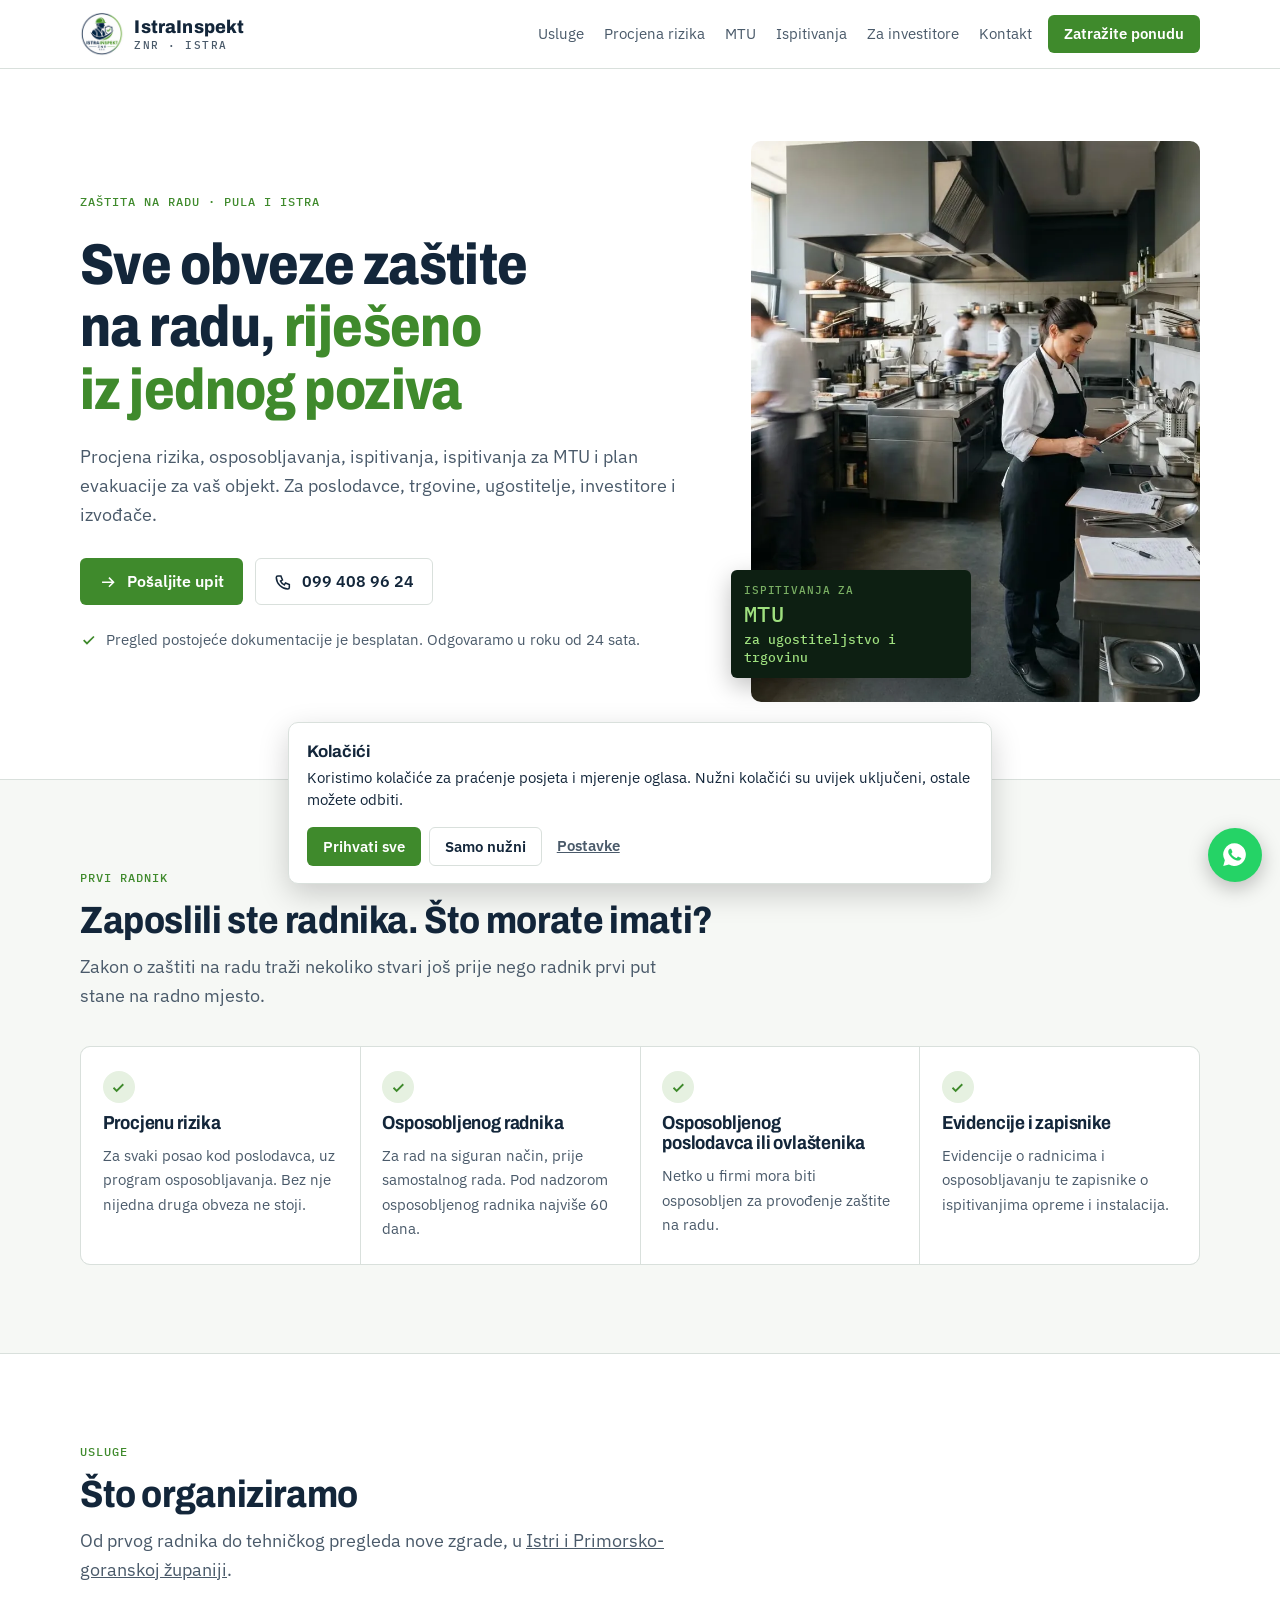
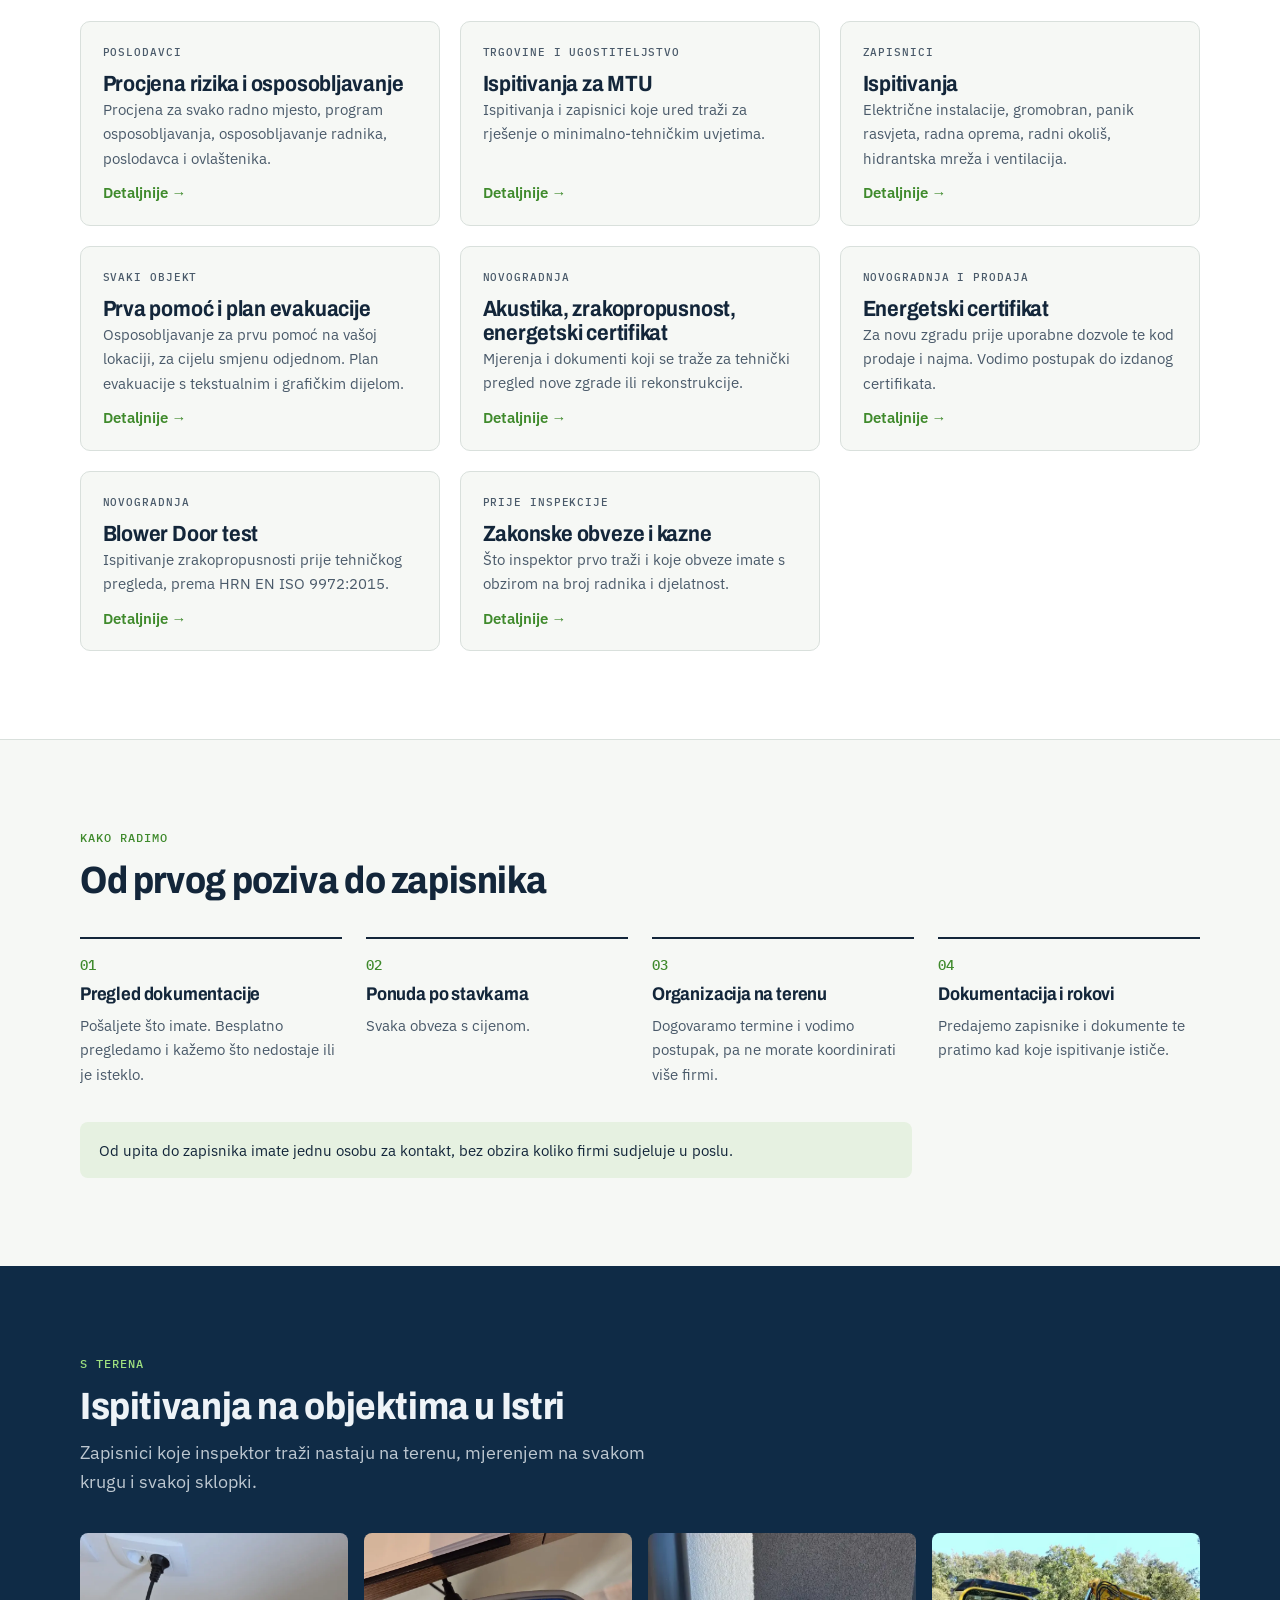
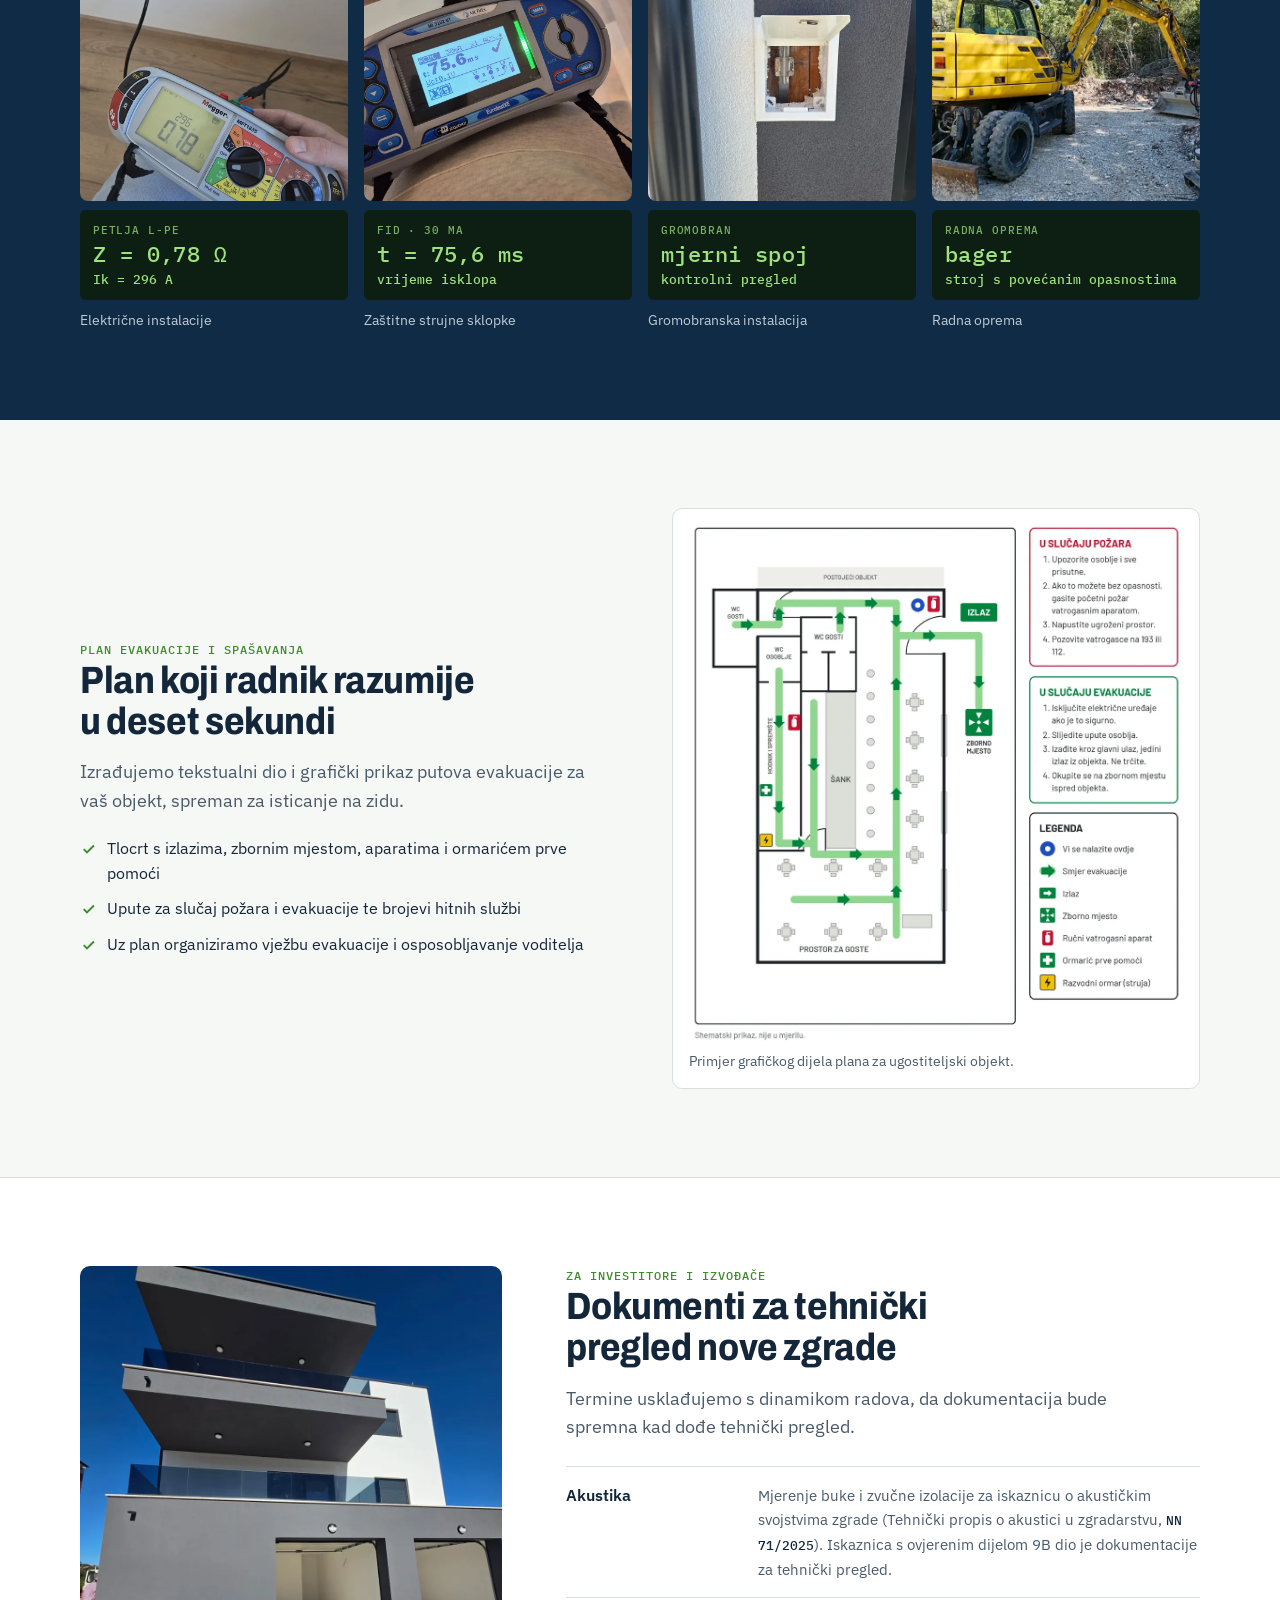
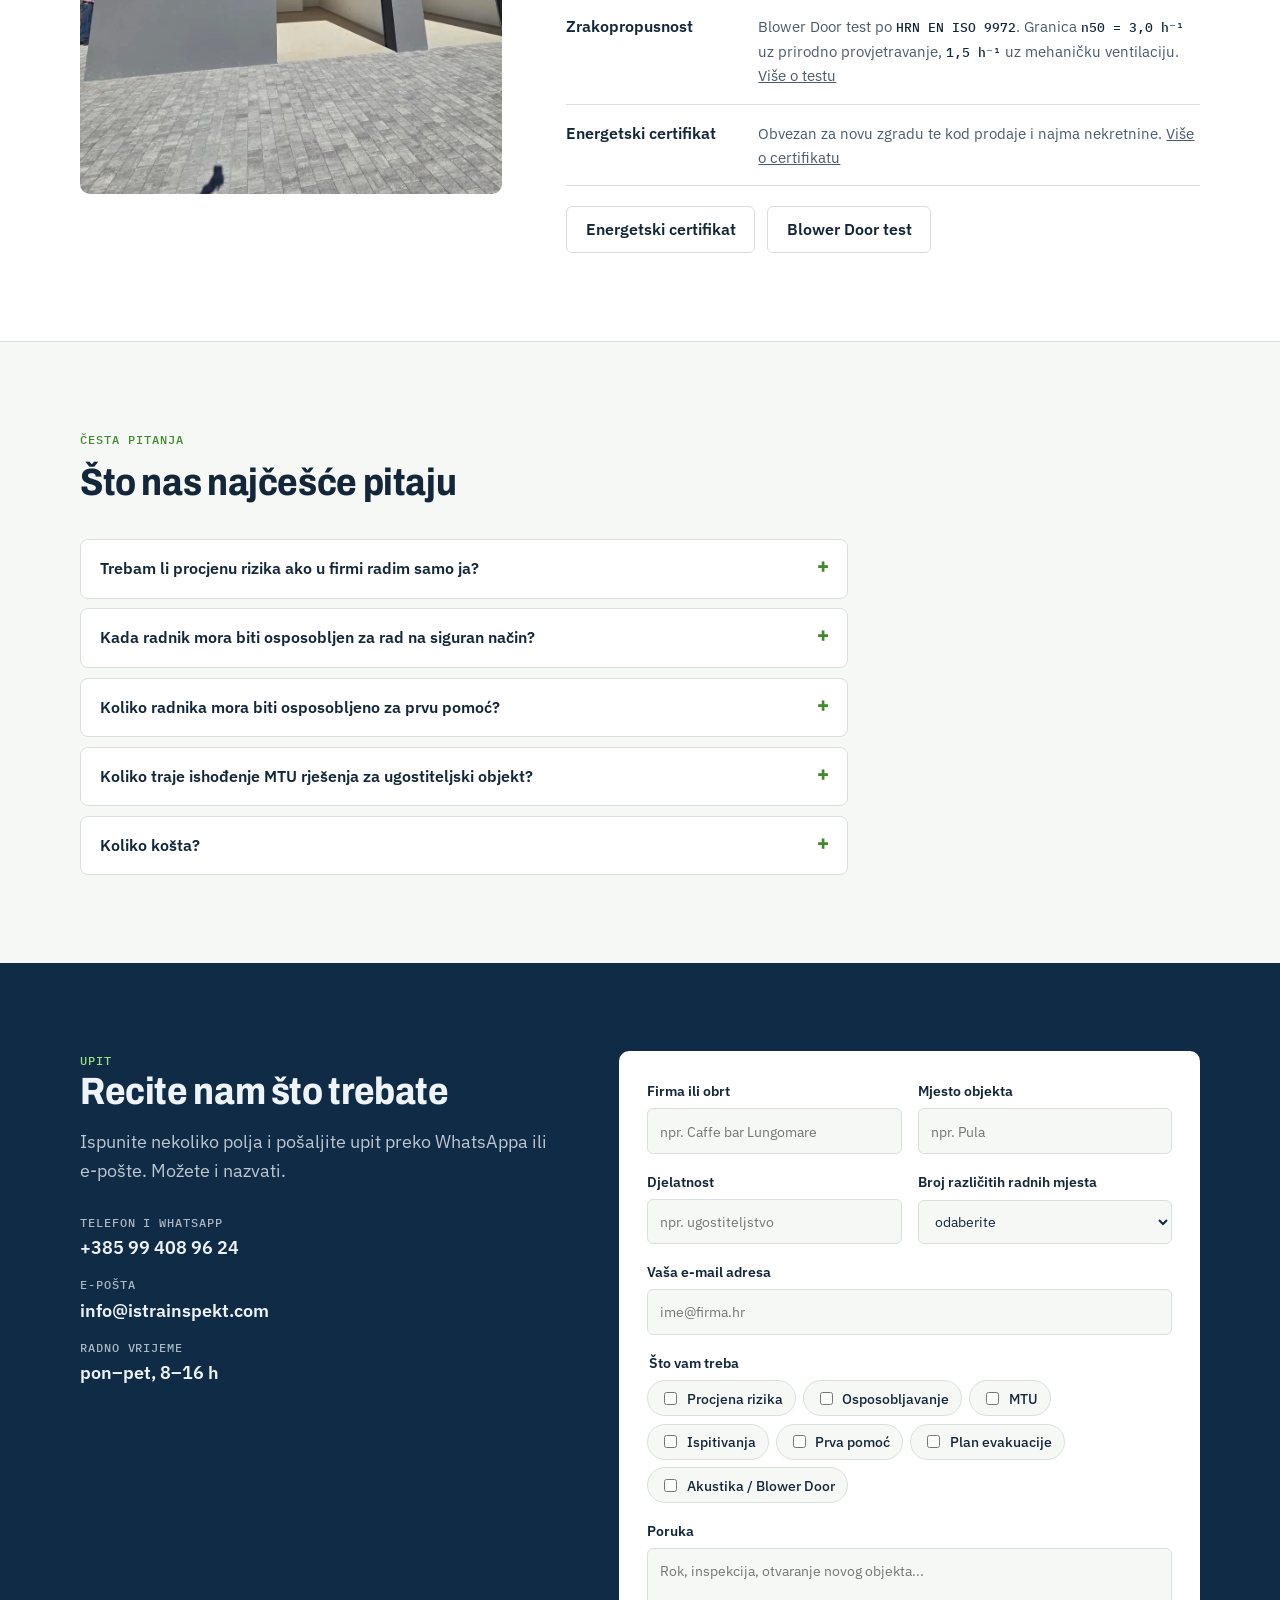
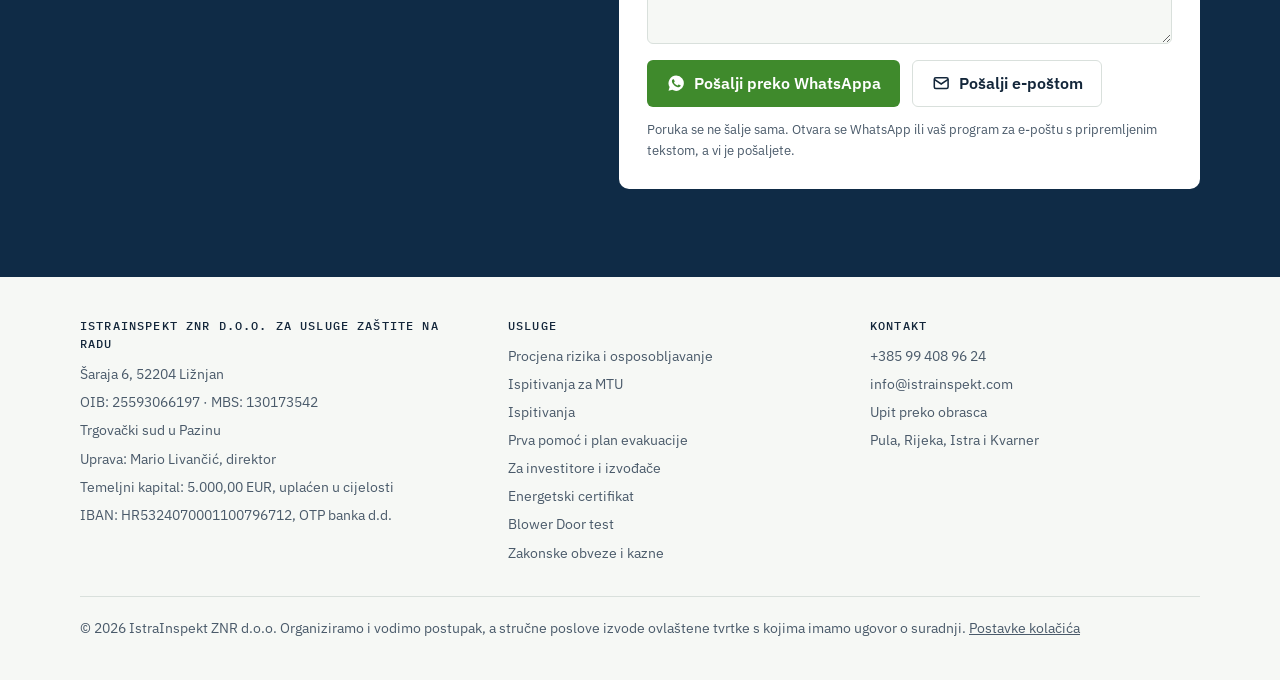
<file: index.html>
<!doctype html>
<html lang="hr">
<head>
<meta charset="utf-8">
<meta name="viewport" content="width=device-width, initial-scale=1, viewport-fit=cover">
<title>IstraInspekt ZNR</title>
<meta name="claude:viewport-fit-sides" content="cover">
<meta name="description" content="Zaštita na radu Pula i Istra: procjena rizika, osposobljavanje radnika, planovi evakuacije i ispitivanja, uključujući ispitivanja za MTU. Pregled postojeće dokumentacije besplatan.">
<link rel="canonical" href="https://istrainspekt.com/">
<meta name="theme-color" content="#0f2b46">
<meta property="og:type" content="website">
<meta property="og:locale" content="hr_HR">
<meta property="og:site_name" content="IstraInspekt ZNR">
<meta property="og:title" content="Zaštita na radu Pula i Istra | IstraInspekt ZNR">
<meta property="og:description" content="Zaštita na radu Pula i Istra: procjena rizika, osposobljavanje radnika, planovi evakuacije i ispitivanja, uključujući ispitivanja za MTU. Pregled postojeće dokumentacije besplatan.">
<meta property="og:url" content="https://istrainspekt.com/">
<meta property="og:image" content="https://istrainspekt.com/assets/img/og-istrainspekt.jpg">
<link rel="icon" href="/favicon.ico" sizes="32x32">
<link rel="icon" href="/favicon.png" type="image/png">
<link rel="apple-touch-icon" href="/assets/img/apple-touch-icon.png">
<link rel="preload" as="font" type="font/woff2" href="/assets/fonts/archivo-latin-wdth-normal.woff2" crossorigin>
<link rel="preload" as="font" type="font/woff2" href="/assets/fonts/ibm-plex-sans-latin-400-normal.woff2" crossorigin>
<link rel="preload" as="image" href="/assets/img/ugostiteljski-objekt-kuhinja.webp" fetchpriority="high">
<link rel="stylesheet" href="/assets/css/site.css">
<script>window.dataLayer=window.dataLayer||[];function gtag(){dataLayer.push(arguments);}
(function(){var c=null;try{c=JSON.parse(localStorage.getItem('ii_consent'));if(c&&Date.now()-c.t>31536000000)c=null}catch(e){}
gtag('consent','default',{ad_storage:'denied',ad_user_data:'denied',ad_personalization:'denied',analytics_storage:'denied',functionality_storage:'granted',security_storage:'granted',wait_for_update:500});
gtag('set','ads_data_redaction',true);gtag('set','url_passthrough',true);
if(c){var m=c.m?'granted':'denied';gtag('consent','update',{analytics_storage:c.a?'granted':'denied',ad_storage:m,ad_user_data:m,ad_personalization:m})}})();</script>
<!-- Google Tag Manager -->
<script>(function(w,d,s,l,i){w[l]=w[l]||[];w[l].push({'gtm.start':new Date().getTime(),event:'gtm.js'});var f=d.getElementsByTagName(s)[0],j=d.createElement(s),dl=l!='dataLayer'?'&l='+l:'';j.async=true;j.src='https://www.googletagmanager.com/gtm.js?id='+i+dl;var go=function(){f.parentNode.insertBefore(j,f)};if(d.readyState==='complete')setTimeout(go,1500);else w.addEventListener('load',function(){setTimeout(go,1500)});})(window,document,'script','dataLayer','GTM-WBGSD3ZP');</script>
<!-- Google Analytics 4 i Google Ads konverzije -->
<script>(function(){function go(){var s=document.createElement("script");s.async=true;s.src="https://www.googletagmanager.com/gtag/js?id=G-SNYNY1EYH9";document.head.appendChild(s)}if(document.readyState==="complete")setTimeout(go,1500);else addEventListener("load",function(){setTimeout(go,1500)})})();</script>
<script>window.dataLayer=window.dataLayer||[];function gtag(){dataLayer.push(arguments);}gtag('js',new Date());gtag('config','G-SNYNY1EYH9');gtag('config','AW-10872333170');
document.addEventListener('click',function(e){var a=e.target.closest&&e.target.closest('a[href]');if(!a)return;var h=a.getAttribute('href');var l=/wa\.me|whatsapp/.test(h)?'u5bECLWLtaQdEPLGqsAo':/^tel:/.test(h)?'rfC3CLiLtaQdEPLGqsAo':null;if(l)gtag('event','conversion',{send_to:'AW-10872333170/'+l});},true);</script>
<script type="application/ld+json">
{
 "@context": "https://schema.org",
 "@graph": [
  {
   "@type": "ProfessionalService",
   "@id": "https://istrainspekt.com/#firma",
   "name": "IstraInspekt ZNR d.o.o.",
   "url": "https://istrainspekt.com/",
   "logo": "https://istrainspekt.com/assets/img/logo-512.png",
   "image": "https://istrainspekt.com/assets/img/og-istrainspekt.jpg",
   "description": "Organizacija i vođenje poslova zaštite na radu i zaštite od požara, ispitivanja za minimalno-tehničke uvjete i ispitivanja u zgradarstvu za poslodavce, investitore i izvođače u Istri.",
   "telephone": "+385994089624",
   "email": "info@istrainspekt.com",
   "vatID": "HR25593066197",
   "founder": {
    "@type": "Person",
    "name": "Mario Livančić",
    "jobTitle": "Direktor"
   },
   "address": {
    "@type": "PostalAddress",
    "streetAddress": "Šaraja 6",
    "postalCode": "52204",
    "addressLocality": "Ližnjan",
    "addressCountry": "HR"
   },
   "areaServed": [
    {
     "@type": "AdministrativeArea",
     "name": "Istarska županija"
    },
    {
     "@type": "AdministrativeArea",
     "name": "Primorsko-goranska županija"
    },
    {
     "@type": "City",
     "name": "Pula"
    },
    {
     "@type": "City",
     "name": "Rovinj"
    },
    {
     "@type": "City",
     "name": "Poreč"
    },
    {
     "@type": "City",
     "name": "Labin"
    },
    {
     "@type": "City",
     "name": "Pazin"
    },
    {
     "@type": "City",
     "name": "Rijeka"
    }
   ],
   "openingHoursSpecification": {
    "@type": "OpeningHoursSpecification",
    "dayOfWeek": [
     "Monday",
     "Tuesday",
     "Wednesday",
     "Thursday",
     "Friday"
    ],
    "opens": "08:00",
    "closes": "16:00"
   },
   "hasOfferCatalog": {
    "@type": "OfferCatalog",
    "name": "Usluge",
    "itemListElement": [
     {
      "@type": "Offer",
      "itemOffered": {
       "@type": "Service",
       "name": "Procjena rizika i osposobljavanje radnika",
       "url": "https://istrainspekt.com/procjena-rizika-osposobljavanje/"
      }
     },
     {
      "@type": "Offer",
      "itemOffered": {
       "@type": "Service",
       "name": "Ispitivanja za minimalno-tehničke uvjete (MTU)",
       "url": "https://istrainspekt.com/mtu/"
      }
     },
     {
      "@type": "Offer",
      "itemOffered": {
       "@type": "Service",
       "name": "Ispitivanja instalacija, radne opreme i radnog okoliša",
       "url": "https://istrainspekt.com/ispitivanja/"
      }
     },
     {
      "@type": "Offer",
      "itemOffered": {
       "@type": "Service",
       "name": "Prva pomoć i plan evakuacije",
       "url": "https://istrainspekt.com/prva-pomoc-evakuacija/"
      }
     },
     {
      "@type": "Offer",
      "itemOffered": {
       "@type": "Service",
       "name": "Akustika, zrakopropusnost i energetski certifikat za investitore",
       "url": "https://istrainspekt.com/investitori-izvodaci/"
      }
     }
    ]
   }
  },
  {
   "@type": "FAQPage",
   "mainEntity": [
    {
     "@type": "Question",
     "name": "Trebam li procjenu rizika ako u firmi radim samo ja?",
     "acceptedAnswer": {
      "@type": "Answer",
      "text": "Ne, dok radite sami i nemate zaposlenih. Obveza nastaje kad zaposlite prvog radnika, bez obzira na djelatnost i broj radnika. Tada je procjena rizika prvi dokument koji inspektor traži."
     }
    },
    {
     "@type": "Question",
     "name": "Kada radnik mora biti osposobljen za rad na siguran način?",
     "acceptedAnswer": {
      "@type": "Answer",
      "text": "Prije nego počne samostalno raditi. Novi radnik smije raditi najviše 60 dana pod nadzorom osposobljenog radnika. Kad prelazi na posao za koji nije osposobljen, osposobljava se ponovno."
     }
    },
    {
     "@type": "Question",
     "name": "Koliko radnika mora biti osposobljeno za prvu pomoć?",
     "acceptedAnswer": {
      "@type": "Answer",
      "text": "Na svaka 2 do 50 radnika koji istodobno rade mora biti nazočan najmanje jedan osposobljeni radnik, a na svakih sljedećih 50 još jedan. Računa se po smjeni i po lokaciji, ne po firmi. Uz to je obvezan ormarić s propisanim sanitetskim materijalom."
     }
    },
    {
     "@type": "Question",
     "name": "Koliko traje ishođenje MTU rješenja za ugostiteljski objekt?",
     "acceptedAnswer": {
      "@type": "Answer",
      "text": "Rok za rješenje je do 60 dana od uredno podnesenog zahtjeva kad se provodi očevid. Što se točno traži razlikuje se od ureda do ureda i ovisi o prostoru. Zahtjev predaje vlasnik objekta. Mi radimo ispitivanja koja ured traži i predajemo zapisnike, a ako ured zatraži dodatno ispitivanje, i njega."
     }
    },
    {
     "@type": "Question",
     "name": "Koliko košta?",
     "acceptedAnswer": {
      "@type": "Answer",
      "text": "Ovisi o broju radnika, djelatnosti i objektu. Nakon kratkog razgovora šaljemo ponudu s cijenom po svakoj stavci. Pregled postojeće dokumentacije je besplatan."
     }
    }
   ]
  }
 ]
}
</script>
</head>
<body>
<noscript><iframe src="https://www.googletagmanager.com/ns.html?id=GTM-WBGSD3ZP" height="0" width="0" style="display:none;visibility:hidden"></iframe></noscript>
<header class="top">
  <div class="wrap">
    <a class="brand" href="/" aria-label="IstraInspekt ZNR, početna">
      <img src="/assets/img/logo-96.png" width="44" height="44" alt="">
      <span>IstraInspekt<small>ZNR · ISTRA</small></span>
    </a>
    <nav class="nav" id="nav" aria-label="Glavni izbornik">
      <a href="/usluge/">Usluge</a>
      <a href="/procjena-rizika-osposobljavanje/">Procjena rizika</a>
      <a href="/mtu/">MTU</a>
      <a href="/ispitivanja/">Ispitivanja</a>
      <a href="/investitori-izvodaci/">Za investitore</a>
      <a href="/kontakt/">Kontakt</a>
    </nav>
    <button class="menu-btn" id="menuBtn" aria-expanded="false" aria-controls="nav">Izbornik</button>
    <a class="btn btn-primary btn-wa-top" href="#upit">Zatražite ponudu</a>
  </div>
</header>
<main>
<section class="hero">
  <div class="wrap">
    <div class="hero-copy">
      <p class="eyebrow">Zaštita na radu · Pula i Istra</p>
      <h1>Sve obveze zaštite na radu, <em>riješeno iz jednog poziva</em></h1>
      <p class="lead">Procjena rizika, osposobljavanja, ispitivanja, ispitivanja za MTU i plan evakuacije za vaš objekt. Za poslodavce, trgovine, ugostitelje, investitore i izvođače.</p>
      <div class="hero-cta">
        <a class="btn btn-primary" href="#upit" data-track="cta-hero">
          <svg viewBox="0 0 24 24" fill="none" stroke="currentColor" stroke-width="2"><path d="M4 12h14M13 6l6 6-6 6"/></svg>
          Pošaljite upit
        </a>
        <a class="btn btn-ghost" href="tel:+385994089624" data-track="tel">
          <svg viewBox="0 0 24 24" fill="none" stroke="currentColor" stroke-width="2"><path d="M5 4h4l2 5-2.5 1.5a11 11 0 0 0 5 5L15 13l5 2v4a2 2 0 0 1-2 2A16 16 0 0 1 3 6a2 2 0 0 1 2-2"/></svg>
          099 408 96 24
        </a>
      </div>
      <p class="hero-note">
        <svg viewBox="0 0 24 24" fill="none" stroke="currentColor" stroke-width="2.4"><path d="M5 12.5l4.5 4.5L19 7.5"/></svg>
        Pregled postojeće dokumentacije je besplatan. Odgovaramo u roku od 24 sata.
      </p>
    </div>
    <figure class="hero-fig">
      <img src="assets/img/ugostiteljski-objekt-kuhinja.webp" width="803" height="1004" alt="Kuhinja ugostiteljskog objekta s osobljem na radu" fetchpriority="high">
      <div class="readout">
        <span class="lbl">Ispitivanja za</span>
        <b>MTU</b>
        <span>za ugostiteljstvo i trgovinu</span>
      </div>
    </figure>
  </div>
</section>

<section id="obveze">
  <div class="wrap">
    <div class="sec-head">
      <p class="eyebrow">Prvi radnik</p>
      <h2>Zaposlili ste radnika. Što morate imati?</h2>
      <p class="lead">Zakon o zaštiti na radu traži nekoliko stvari još prije nego radnik prvi put stane na radno mjesto.</p>
    </div>
    <div class="duties">
      <article class="duty">
        <span class="tick"><svg viewBox="0 0 24 24" fill="none" stroke="currentColor" stroke-width="2.6"><path d="M5 12.5l4.5 4.5L19 7.5"/></svg></span>
        <h3>Procjenu rizika</h3>
        <p>Za svaki posao kod poslodavca, uz program osposobljavanja. Bez nje nijedna druga obveza ne stoji.</p>
      </article>
      <article class="duty">
        <span class="tick"><svg viewBox="0 0 24 24" fill="none" stroke="currentColor" stroke-width="2.6"><path d="M5 12.5l4.5 4.5L19 7.5"/></svg></span>
        <h3>Osposobljenog radnika</h3>
        <p>Za rad na siguran način, prije samostalnog rada. Pod nadzorom osposobljenog radnika najviše 60 dana.</p>
      </article>
      <article class="duty">
        <span class="tick"><svg viewBox="0 0 24 24" fill="none" stroke="currentColor" stroke-width="2.6"><path d="M5 12.5l4.5 4.5L19 7.5"/></svg></span>
        <h3>Osposobljenog poslodavca ili ovlaštenika</h3>
        <p>Netko u firmi mora biti osposobljen za provođenje zaštite na radu.</p>
      </article>
      <article class="duty">
        <span class="tick"><svg viewBox="0 0 24 24" fill="none" stroke="currentColor" stroke-width="2.6"><path d="M5 12.5l4.5 4.5L19 7.5"/></svg></span>
        <h3>Evidencije i zapisnike</h3>
        <p>Evidencije o radnicima i osposobljavanju te zapisnike o ispitivanjima opreme i instalacija.</p>
      </article>
    </div>
  </div>
</section>

<section class="services" id="usluge">
  <div class="wrap">
    <div class="sec-head">
      <p class="eyebrow">Usluge</p>
      <h2>Što organiziramo</h2>
      <p class="lead">Od prvog radnika do tehničkog pregleda nove zgrade, u <a href="/podrucje-rada/">Istri i Primorsko-goranskoj županiji</a>.</p>
    </div>
    <div class="svc-list">
      <a class="svc" href="/procjena-rizika-osposobljavanje/">
        <span class="tag">Poslodavci</span>
        <div><h3>Procjena rizika i osposobljavanje</h3><p>Procjena za svako radno mjesto, program osposobljavanja, osposobljavanje radnika, poslodavca i ovlaštenika.</p></div>
        <span class="more">Detaljnije →</span>
      </a>
      <a class="svc" href="/mtu/">
        <span class="tag">Trgovine i ugostiteljstvo</span>
        <div><h3>Ispitivanja za MTU</h3><p>Ispitivanja i zapisnici koje ured traži za rješenje o minimalno-tehničkim uvjetima.</p></div>
        <span class="more">Detaljnije →</span>
      </a>
      <a class="svc" href="/ispitivanja/">
        <span class="tag">Zapisnici</span>
        <div><h3>Ispitivanja</h3><p>Električne instalacije, gromobran, panik rasvjeta, radna oprema, radni okoliš, hidrantska mreža i ventilacija.</p></div>
        <span class="more">Detaljnije →</span>
      </a>
      <a class="svc" href="/prva-pomoc-evakuacija/">
        <span class="tag">Svaki objekt</span>
        <div><h3>Prva pomoć i plan evakuacije</h3><p>Osposobljavanje za prvu pomoć na vašoj lokaciji, za cijelu smjenu odjednom. Plan evakuacije s tekstualnim i grafičkim dijelom.</p></div>
        <span class="more">Detaljnije →</span>
      </a>
      <a class="svc" href="/investitori-izvodaci/">
        <span class="tag">Novogradnja</span>
        <div><h3>Akustika, zrakopropusnost, energetski certifikat</h3><p>Mjerenja i dokumenti koji se traže za tehnički pregled nove zgrade ili rekonstrukcije.</p></div>
        <span class="more">Detaljnije →</span>
      </a>
      <a class="svc" href="/energetski-certifikat/">
        <span class="tag">Novogradnja i prodaja</span>
        <div><h3>Energetski certifikat</h3><p>Za novu zgradu prije uporabne dozvole te kod prodaje i najma. Vodimo postupak do izdanog certifikata.</p></div>
        <span class="more">Detaljnije →</span>
      </a>
      <a class="svc" href="/blower-door-test/">
        <span class="tag">Novogradnja</span>
        <div><h3>Blower Door test</h3><p>Ispitivanje zrakopropusnosti prije tehničkog pregleda, prema HRN EN ISO 9972:2015.</p></div>
        <span class="more">Detaljnije →</span>
      </a>
      <a class="svc" href="/obveze-i-kazne/">
        <span class="tag">Prije inspekcije</span>
        <div><h3>Zakonske obveze i kazne</h3><p>Što inspektor prvo traži i koje obveze imate s obzirom na broj radnika i djelatnost.</p></div>
        <span class="more">Detaljnije →</span>
      </a>
    </div>
  </div>
</section>

<section id="postupak">
  <div class="wrap">
    <div class="sec-head">
      <p class="eyebrow">Kako radimo</p>
      <h2>Od prvog poziva do zapisnika</h2>
    </div>
    <ol class="steps">
      <li><h3>Pregled dokumentacije</h3><p>Pošaljete što imate. Besplatno pregledamo i kažemo što nedostaje ili je isteklo.</p></li>
      <li><h3>Ponuda po stavkama</h3><p>Svaka obveza s cijenom.</p></li>
      <li><h3>Organizacija na terenu</h3><p>Dogovaramo termine i vodimo postupak, pa ne morate koordinirati više firmi.</p></li>
      <li><h3>Dokumentacija i rokovi</h3><p>Predajemo zapisnike i dokumente te pratimo kad koje ispitivanje ističe.</p></li>
    </ol>
    <p class="legal-strip">Od upita do zapisnika imate jednu osobu za kontakt, bez obzira koliko firmi sudjeluje u poslu.</p>
  </div>
</section>

<section class="field" id="teren">
  <div class="wrap">
    <div class="sec-head">
      <p class="eyebrow">S terena</p>
      <h2>Ispitivanja na objektima u Istri</h2>
      <p class="lead">Zapisnici koje inspektor traži nastaju na terenu, mjerenjem na svakom krugu i svakoj sklopki.</p>
    </div>
    <div class="shots">
      <figure class="shot">
        <img src="assets/img/ispitivanje-elektricne-instalacije.webp" width="900" height="900" loading="lazy" alt="Mjerni instrument spojen na utičnicu tijekom ispitivanja električne instalacije">
        <div class="readout"><span class="lbl">Petlja L-PE</span><b>Z = 0,78 Ω</b><span>Ik = 296 A</span></div>
        <figcaption>Električne instalacije</figcaption>
      </figure>
      <figure class="shot">
        <img src="assets/img/ispitivanje-fid-sklopke.webp" width="900" height="900" loading="lazy" alt="Ispitivanje zaštitne strujne sklopke mjernim instrumentom">
        <div class="readout"><span class="lbl">FID · 30 mA</span><b>t = 75,6 ms</b><span>vrijeme isklopa</span></div>
        <figcaption>Zaštitne strujne sklopke</figcaption>
      </figure>
      <figure class="shot">
        <img src="assets/img/gromobranski-mjerni-spoj.webp" width="900" height="900" loading="lazy" alt="Otvoreni gromobranski mjerni spoj na fasadi zgrade">
        <div class="readout"><span class="lbl">Gromobran</span><b>mjerni spoj</b><span>kontrolni pregled</span></div>
        <figcaption>Gromobranska instalacija</figcaption>
      </figure>
      <figure class="shot">
        <img src="assets/img/radna-oprema-bager.webp" width="1200" height="900" loading="lazy" alt="Bager na gradilištu prije ispitivanja radne opreme">
        <div class="readout"><span class="lbl">Radna oprema</span><b>bager</b><span>stroj s povećanim opasnostima</span></div>
        <figcaption>Radna oprema</figcaption>
      </figure>
    </div>
  </div>
</section>

<section id="plan-evakuacije">
  <div class="wrap split">
    <div>
      <p class="eyebrow">Plan evakuacije i spašavanja</p>
      <h2>Plan koji radnik razumije u deset sekundi</h2>
      <p class="lead" style="margin-top:1rem">Izrađujemo tekstualni dio i grafički prikaz putova evakuacije za vaš objekt, spreman za isticanje na zidu.</p>
      <ul class="checks">
        <li><svg viewBox="0 0 24 24" fill="none" stroke="currentColor" stroke-width="2.6"><path d="M5 12.5l4.5 4.5L19 7.5"/></svg>Tlocrt s izlazima, zbornim mjestom, aparatima i ormarićem prve pomoći</li>
        <li><svg viewBox="0 0 24 24" fill="none" stroke="currentColor" stroke-width="2.6"><path d="M5 12.5l4.5 4.5L19 7.5"/></svg>Upute za slučaj požara i evakuacije te brojevi hitnih službi</li>
        <li><svg viewBox="0 0 24 24" fill="none" stroke="currentColor" stroke-width="2.6"><path d="M5 12.5l4.5 4.5L19 7.5"/></svg>Uz plan organiziramo vježbu evakuacije i osposobljavanje voditelja</li>
      </ul>
    </div>
    <figure class="plan-fig">
      <img src="assets/img/plan-evakuacije-primjer.webp" width="1052" height="1100" loading="lazy" alt="Primjer grafičkog dijela plana evakuacije za ugostiteljski objekt">
      <figcaption>Primjer grafičkog dijela plana za ugostiteljski objekt.</figcaption>
    </figure>
  </div>
</section>

<section class="inv" id="investitori">
  <div class="wrap inv-grid">
    <img src="assets/img/novogradnja-garaze.webp" width="960" height="1200" loading="lazy" decoding="async" alt="Nova višestambena zgrada s garažama pred tehničkim pregledom">
    <div>
      <p class="eyebrow">Za investitore i izvođače</p>
      <h2>Dokumenti za tehnički pregled nove zgrade</h2>
      <p class="lead" style="margin-top:1rem">Termine usklađujemo s dinamikom radova, da dokumentacija bude spremna kad dođe tehnički pregled.</p>
      <dl class="spec">
        <div><dt>Akustika</dt><dd>Mjerenje buke i zvučne izolacije za iskaznicu o akustičkim svojstvima zgrade (Tehnički propis o akustici u zgradarstvu, <code>NN 71/2025</code>). Iskaznica s ovjerenim dijelom 9B dio je dokumentacije za tehnički pregled.</dd></div>
        <div><dt>Zrakopropusnost</dt><dd>Blower Door test po <code>HRN EN ISO 9972</code>. Granica <code>n50 = 3,0 h⁻¹</code> uz prirodno provjetravanje, <code>1,5 h⁻¹</code> uz mehaničku ventilaciju. <a href="/blower-door-test/">Više o testu</a></dd></div>
        <div><dt>Energetski certifikat</dt><dd>Obvezan za novu zgradu te kod prodaje i najma nekretnine. <a href="/energetski-certifikat/">Više o certifikatu</a></dd></div>
      </dl>
      <div class="hero-cta" style="margin-top:1.25rem">
        <a class="btn btn-ghost" href="/energetski-certifikat/">Energetski certifikat</a>
        <a class="btn btn-ghost" href="/blower-door-test/">Blower Door test</a>
      </div>
    </div>
  </div>
</section>

<section id="pitanja">
  <div class="wrap">
    <div class="sec-head">
      <p class="eyebrow">Česta pitanja</p>
      <h2>Što nas najčešće pitaju</h2>
    </div>
    <div class="faq">
      <details><summary>Trebam li procjenu rizika ako u firmi radim samo ja?</summary><p>Ne, dok radite sami i nemate zaposlenih. Obveza nastaje kad zaposlite prvog radnika, bez obzira na djelatnost i broj radnika. Tada je procjena rizika prvi dokument koji inspektor traži.</p></details>
      <details><summary>Kada radnik mora biti osposobljen za rad na siguran način?</summary><p>Prije nego počne samostalno raditi. Novi radnik smije raditi najviše 60 dana pod nadzorom osposobljenog radnika. Kad prelazi na posao za koji nije osposobljen, osposobljava se ponovno.</p></details>
      <details><summary>Koliko radnika mora biti osposobljeno za prvu pomoć?</summary><p>Na svaka 2 do 50 radnika koji istodobno rade mora biti nazočan najmanje jedan osposobljeni radnik, a na svakih sljedećih 50 još jedan. Računa se po smjeni i po lokaciji, ne po firmi. Uz to je obvezan ormarić s propisanim sanitetskim materijalom.</p></details>
      <details><summary>Koliko traje ishođenje MTU rješenja za ugostiteljski objekt?</summary><p>Rok za rješenje je do 60 dana od uredno podnesenog zahtjeva kad se provodi očevid. Što se točno traži razlikuje se od ureda do ureda i ovisi o prostoru. Zahtjev predaje vlasnik objekta. Mi radimo ispitivanja koja ured traži i predajemo zapisnike, a ako ured zatraži dodatno ispitivanje, i njega.</p></details>
      <details><summary>Koliko košta?</summary><p>Ovisi o broju radnika, djelatnosti i objektu. Nakon kratkog razgovora šaljemo ponudu s cijenom po svakoj stavci. Pregled postojeće dokumentacije je besplatan.</p></details>
    </div>
  </div>
</section>

<section class="ask" id="upit">
  <div class="wrap ask-grid">
    <div>
      <p class="eyebrow">Upit</p>
      <h2>Recite nam što trebate</h2>
      <p class="lead" style="margin-top:1rem">Ispunite nekoliko polja i pošaljite upit preko WhatsAppa ili e-pošte. Možete i nazvati.</p>
      <div class="contact-lines">
        <div><span>Telefon i WhatsApp</span><a href="tel:+385994089624" data-track="tel">+385 99 408 96 24</a></div>
        <div><span>E-pošta</span><a href="mailto:info@istrainspekt.com" data-track="mail">info@istrainspekt.com</a></div>
        <div><span>Radno vrijeme</span><strong>pon–pet, 8–16 h</strong></div>
      </div>
    </div>
    <form class="wa" id="waForm" novalidate>
      <div class="row2">
        <label for="f-firma">Firma ili obrt<input id="f-firma" name="firma" autocomplete="organization" placeholder="npr. Caffe bar Lungomare"></label>
        <label for="f-mjesto">Mjesto objekta<input id="f-mjesto" name="mjesto" autocomplete="address-level2" placeholder="npr. Pula"></label>
      </div>
      <div class="row2">
        <label for="f-djel">Djelatnost<input id="f-djel" name="djelatnost" placeholder="npr. ugostiteljstvo"></label>
        <label for="f-radnici">Broj različitih radnih mjesta
          <select id="f-radnici" name="radnici">
            <option value="">odaberite</option><option>1</option><option>2–3</option><option>4–6</option><option>7–10</option><option>više od 10</option><option>gradilište / novogradnja</option>
          </select>
        </label>
      </div>
      <label for="f-email">Vaša e-mail adresa<input id="f-email" name="email" type="email" autocomplete="email" placeholder="ime@firma.hr"></label>
      <fieldset>
        <legend>Što vam treba</legend>
        <div class="chips">
          <label><input type="checkbox" id="c-pr" value="procjena rizika">Procjena rizika</label>
          <label><input type="checkbox" id="c-os" value="osposobljavanje">Osposobljavanje</label>
          <label><input type="checkbox" id="c-mtu" value="MTU">MTU</label>
          <label><input type="checkbox" id="c-isp" value="ispitivanja">Ispitivanja</label>
          <label><input type="checkbox" id="c-pp" value="prva pomoć">Prva pomoć</label>
          <label><input type="checkbox" id="c-plan" value="plan evakuacije">Plan evakuacije</label>
          <label><input type="checkbox" id="c-ak" value="akustika / Blower Door">Akustika / Blower Door</label>
        </div>
      </fieldset>
      <label for="f-poruka">Poruka<textarea id="f-poruka" name="poruka" placeholder="Rok, inspekcija, otvaranje novog objekta..."></textarea></label>
      <div class="form-foot">
        <a class="btn btn-primary" id="waLink" href="https://wa.me/385994089624" target="_blank" rel="noopener" data-track="whatsapp-form"><svg viewBox="0 0 24 24" fill="currentColor"><path d="M12 2a10 10 0 0 0-8.6 15.1L2 22l5-1.3A10 10 0 1 0 12 2Zm5.3 14.1c-.2.6-1.3 1.2-1.8 1.2-.5.1-1 .2-3.3-.7-2.8-1.1-4.6-4-4.7-4.2-.1-.2-1.1-1.5-1.1-2.9s.7-2 1-2.3c.2-.3.5-.3.7-.3h.5c.2 0 .4 0 .6.5l.8 2c.1.2.1.4 0 .5l-.3.5-.4.4c-.1.2-.3.3-.1.6.2.3.8 1.3 1.7 2.1 1.2 1 2.1 1.3 2.4 1.5.3.1.5.1.6-.1l.9-1c.2-.3.4-.2.6-.1l1.9.9c.3.1.5.2.5.3.1.2.1.6-.1 1.1Z"/></svg> Pošalji preko WhatsAppa</a>
        <a class="btn btn-ghost" id="mailLink" href="mailto:info@istrainspekt.com" data-track="mail-form"><svg viewBox="0 0 24 24" fill="none" stroke="currentColor" stroke-width="2"><rect x="3" y="5" width="18" height="14" rx="2"/><path d="m3 7 9 6 9-6"/></svg> Pošalji e-poštom</a>
        <small>Poruka se ne šalje sama. Otvara se WhatsApp ili vaš program za e-poštu s pripremljenim tekstom, a vi je pošaljete.</small>
      </div>
    </form>
  </div>
</section>
</main>
<footer>
  <div class="wrap">
    <div class="foot">
      <div>
        <h4>IstraInspekt ZNR d.o.o. za usluge zaštite na radu</h4>
        <ul class="reg">
          <li>Šaraja 6, 52204 Ližnjan</li>
          <li>OIB: 25593066197 · MBS: 130173542</li>
          <li>Trgovački sud u Pazinu</li>
          <li>Uprava: Mario Livančić, direktor</li>
          <li>Temeljni kapital: 5.000,00 EUR, uplaćen u cijelosti</li>
          <li>IBAN: HR5324070001100796712, OTP banka d.d.</li>
        </ul>
      </div>
      <div>
        <h4>Usluge</h4>
        <ul>
          <li><a href="/procjena-rizika-osposobljavanje/">Procjena rizika i osposobljavanje</a></li>
          <li><a href="/mtu/">Ispitivanja za MTU</a></li>
          <li><a href="/ispitivanja/">Ispitivanja</a></li>
          <li><a href="/prva-pomoc-evakuacija/">Prva pomoć i plan evakuacije</a></li>
          <li><a href="/investitori-izvodaci/">Za investitore i izvođače</a></li>
          <li><a href="/energetski-certifikat/">Energetski certifikat</a></li>
          <li><a href="/blower-door-test/">Blower Door test</a></li>
          <li><a href="/obveze-i-kazne/">Zakonske obveze i kazne</a></li>
        </ul>
      </div>
      <div>
        <h4>Kontakt</h4>
        <ul>
          <li><a href="tel:+385994089624" data-track="tel">+385 99 408 96 24</a></li>
          <li><a href="mailto:info@istrainspekt.com" data-track="mail">info@istrainspekt.com</a></li>
          <li><a href="/kontakt/">Upit preko obrasca</a></li>
          <li><a href="/podrucje-rada/">Pula, Rijeka, Istra i Kvarner</a></li>
        </ul>
      </div>
    </div>
    <p class="disclaimer">© 2026 IstraInspekt ZNR d.o.o. Organiziramo i vodimo postupak, a stručne poslove izvode ovlaštene tvrtke s kojima imamo ugovor o suradnji. <a href="#" data-ck-open>Postavke kolačića</a></p>
  </div>
</footer>

<a class="wa-float" href="https://wa.me/385994089624" target="_blank" rel="noopener" aria-label="Pišite nam na WhatsApp" data-track="whatsapp-float">
  <svg viewBox="0 0 24 24" fill="currentColor"><path d="M12 2a10 10 0 0 0-8.6 15.1L2 22l5-1.3A10 10 0 1 0 12 2Zm5.3 14.1c-.2.6-1.3 1.2-1.8 1.2-.5.1-1 .2-3.3-.7-2.8-1.1-4.6-4-4.7-4.2-.1-.2-1.1-1.5-1.1-2.9s.7-2 1-2.3c.2-.3.5-.3.7-.3h.5c.2 0 .4 0 .6.5l.8 2c.1.2.1.4 0 .5l-.3.5-.4.4c-.1.2-.3.3-.1.6.2.3.8 1.3 1.7 2.1 1.2 1 2.1 1.3 2.4 1.5.3.1.5.1.6-.1l.9-1c.2-.3.4-.2.6-.1l1.9.9c.3.1.5.2.5.3.1.2.1.6-.1 1.1Z"/></svg>
</a>
<script src="/assets/js/site.js" defer></script>
</body>
</html>
</file>
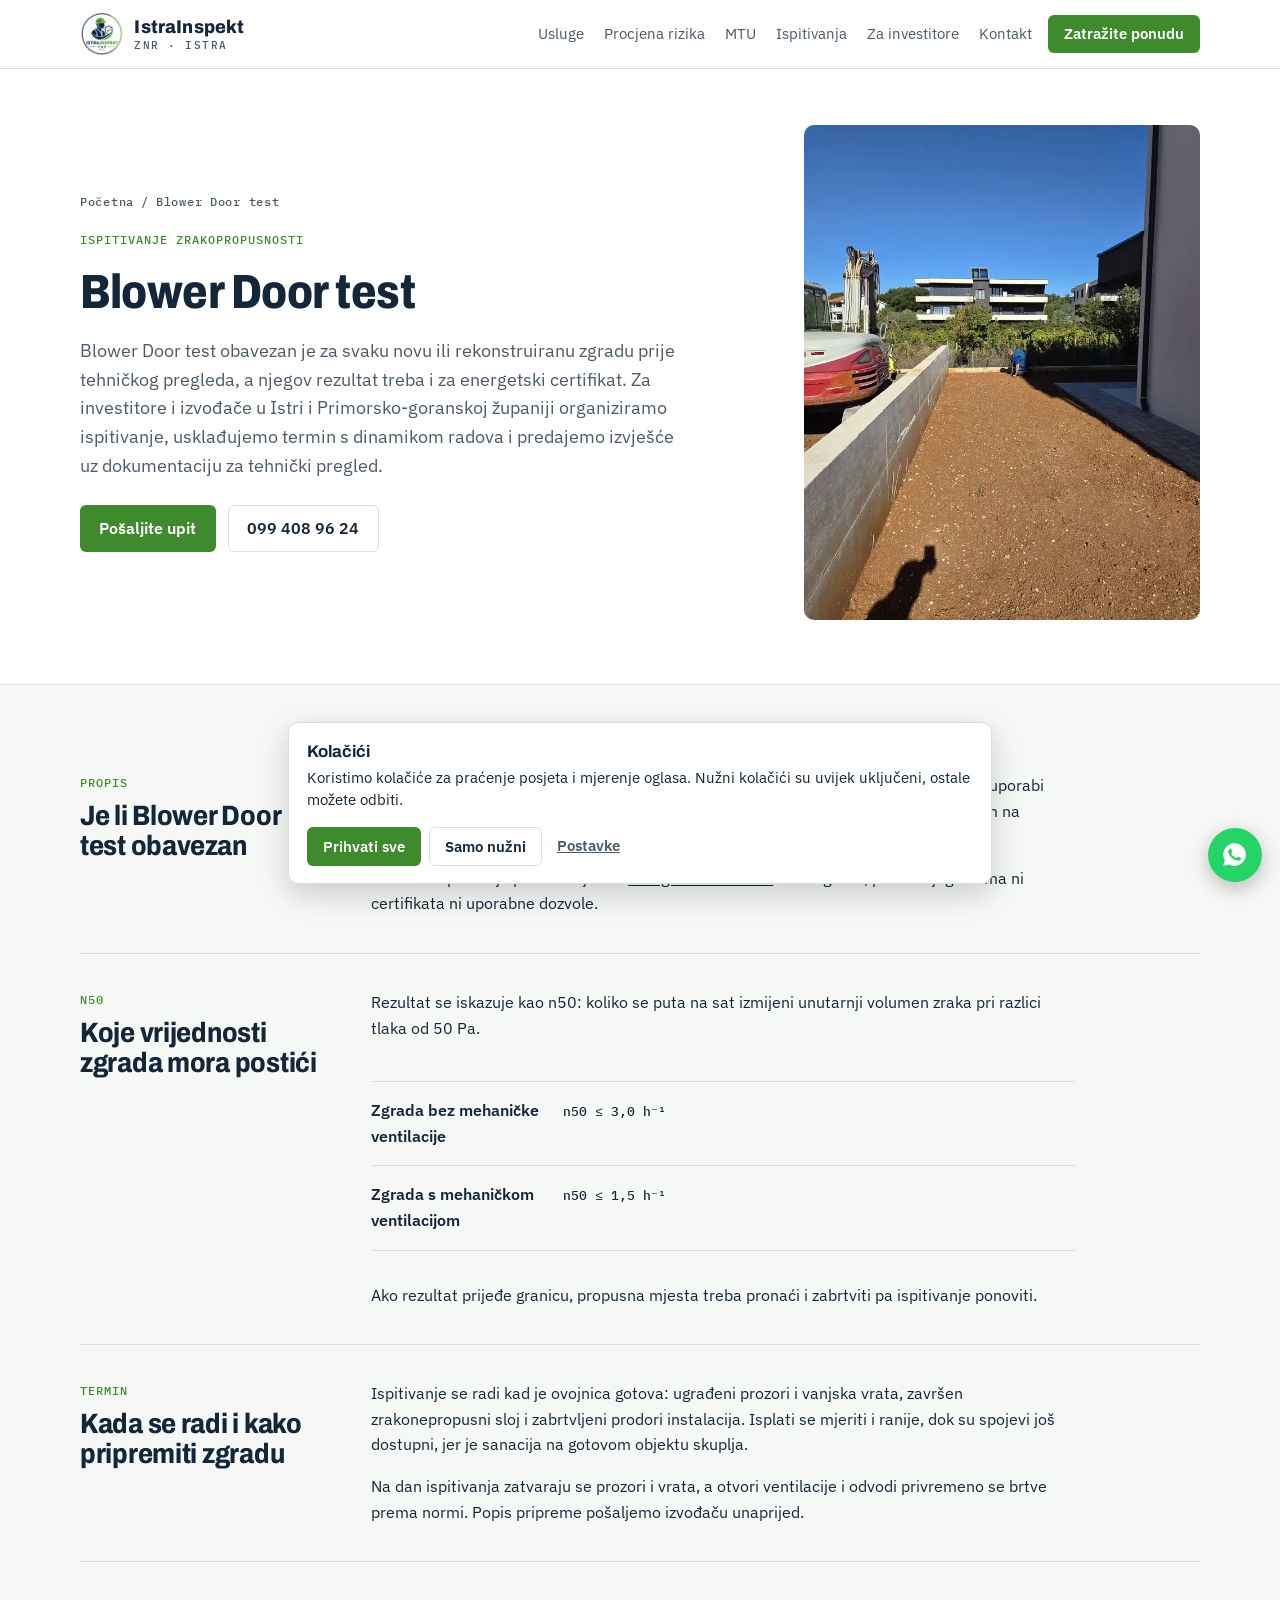
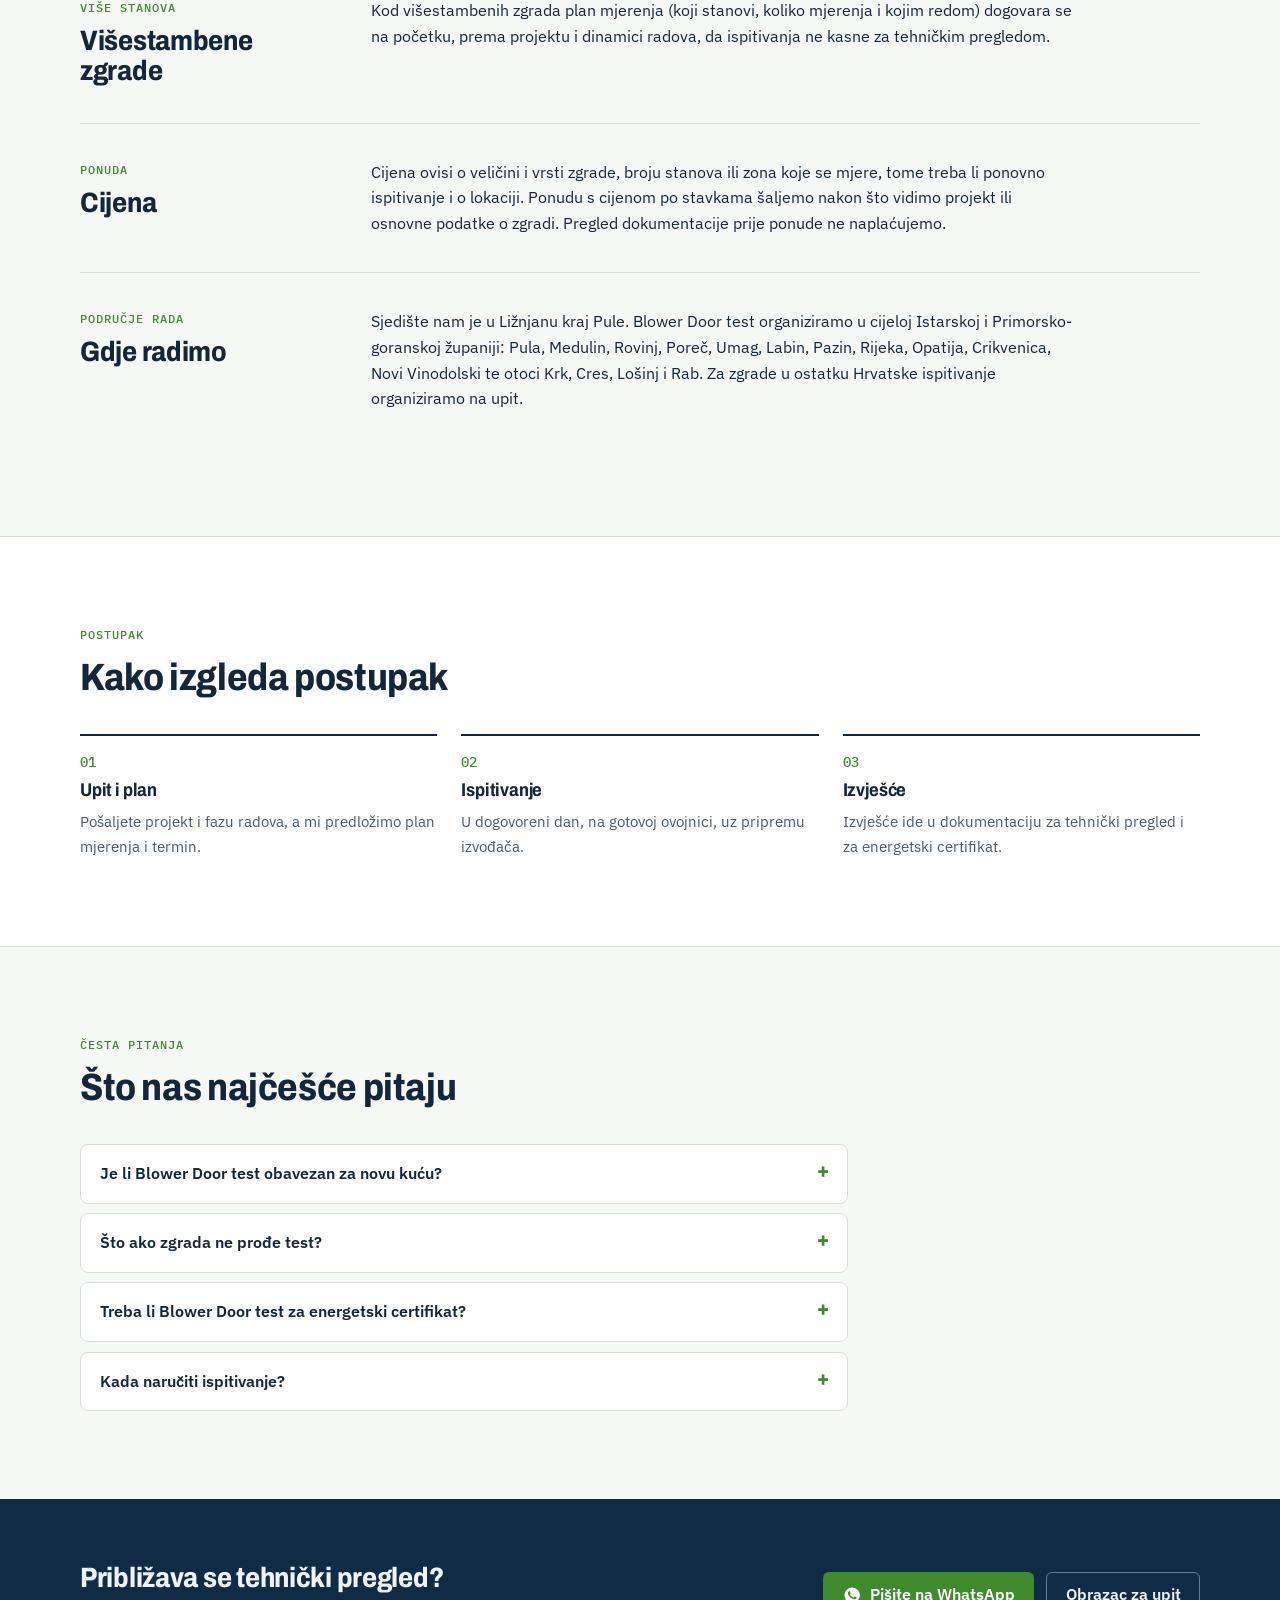
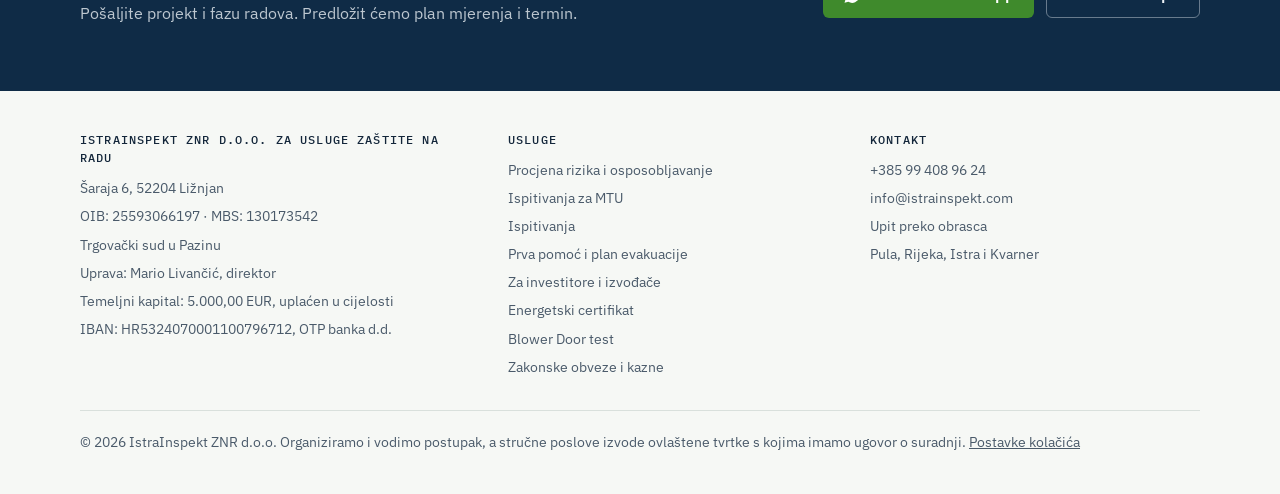
<file: blower-door-test/index.html>
<!doctype html>
<html lang="hr">
<head>
<meta charset="utf-8">
<meta name="viewport" content="width=device-width, initial-scale=1, viewport-fit=cover">
<title>Blower Door test za novogradnju, Istra i Rijeka | IstraInspekt ZNR</title>
<meta name="claude:viewport-fit-sides" content="cover">
<meta name="description" content="Blower Door test zrakopropusnosti za nove i rekonstruirane zgrade u Istri i Primorsko-goranskoj županiji. Obavezan prije tehničkog pregleda, podloga za energetski certifikat.">
<link rel="canonical" href="https://istrainspekt.com/blower-door-test/">
<meta name="theme-color" content="#0f2b46">
<meta property="og:type" content="website">
<meta property="og:locale" content="hr_HR">
<meta property="og:site_name" content="IstraInspekt ZNR">
<meta property="og:title" content="Blower Door test za novogradnju, Istra i Rijeka | IstraInspekt ZNR">
<meta property="og:description" content="Blower Door test zrakopropusnosti za nove i rekonstruirane zgrade u Istri i Primorsko-goranskoj županiji. Obavezan prije tehničkog pregleda, podloga za energetski certifikat.">
<meta property="og:url" content="https://istrainspekt.com/blower-door-test/">
<meta property="og:image" content="https://istrainspekt.com/assets/img/og-istrainspekt.jpg">
<link rel="icon" href="/favicon.ico" sizes="32x32">
<link rel="icon" href="/favicon.png" type="image/png">
<link rel="apple-touch-icon" href="/assets/img/apple-touch-icon.png">
<link rel="preload" as="font" type="font/woff2" href="/assets/fonts/archivo-latin-wdth-normal.woff2" crossorigin>
<link rel="preload" as="font" type="font/woff2" href="/assets/fonts/ibm-plex-sans-latin-400-normal.woff2" crossorigin>
<link rel="stylesheet" href="/assets/css/site.css">
<script>window.dataLayer=window.dataLayer||[];function gtag(){dataLayer.push(arguments);}
(function(){var c=null;try{c=JSON.parse(localStorage.getItem('ii_consent'));if(c&&Date.now()-c.t>31536000000)c=null}catch(e){}
gtag('consent','default',{ad_storage:'denied',ad_user_data:'denied',ad_personalization:'denied',analytics_storage:'denied',functionality_storage:'granted',security_storage:'granted',wait_for_update:500});
gtag('set','ads_data_redaction',true);gtag('set','url_passthrough',true);
if(c){var m=c.m?'granted':'denied';gtag('consent','update',{analytics_storage:c.a?'granted':'denied',ad_storage:m,ad_user_data:m,ad_personalization:m})}})();</script>
<!-- Google Tag Manager -->
<script>(function(w,d,s,l,i){w[l]=w[l]||[];w[l].push({'gtm.start':new Date().getTime(),event:'gtm.js'});var f=d.getElementsByTagName(s)[0],j=d.createElement(s),dl=l!='dataLayer'?'&l='+l:'';j.async=true;j.src='https://www.googletagmanager.com/gtm.js?id='+i+dl;var go=function(){f.parentNode.insertBefore(j,f)};if(d.readyState==='complete')setTimeout(go,1500);else w.addEventListener('load',function(){setTimeout(go,1500)});})(window,document,'script','dataLayer','GTM-WBGSD3ZP');</script>
<!-- Google Analytics 4 i Google Ads konverzije -->
<script>(function(){function go(){var s=document.createElement("script");s.async=true;s.src="https://www.googletagmanager.com/gtag/js?id=G-SNYNY1EYH9";document.head.appendChild(s)}if(document.readyState==="complete")setTimeout(go,1500);else addEventListener("load",function(){setTimeout(go,1500)})})();</script>
<script>window.dataLayer=window.dataLayer||[];function gtag(){dataLayer.push(arguments);}gtag('js',new Date());gtag('config','G-SNYNY1EYH9');gtag('config','AW-10872333170');
document.addEventListener('click',function(e){var a=e.target.closest&&e.target.closest('a[href]');if(!a)return;var h=a.getAttribute('href');var l=/wa\.me|whatsapp/.test(h)?'u5bECLWLtaQdEPLGqsAo':/^tel:/.test(h)?'rfC3CLiLtaQdEPLGqsAo':null;if(l)gtag('event','conversion',{send_to:'AW-10872333170/'+l});},true);</script>
<script type="application/ld+json">
{
 "@context": "https://schema.org",
 "@graph": [
  {
   "@type": "ProfessionalService",
   "@id": "https://istrainspekt.com/#firma",
   "name": "IstraInspekt ZNR d.o.o.",
   "url": "https://istrainspekt.com/",
   "logo": "https://istrainspekt.com/assets/img/logo-512.png",
   "image": "https://istrainspekt.com/assets/img/og-istrainspekt.jpg",
   "telephone": "+385994089624",
   "email": "info@istrainspekt.com",
   "vatID": "HR25593066197",
   "address": {
    "@type": "PostalAddress",
    "streetAddress": "Šaraja 6",
    "postalCode": "52204",
    "addressLocality": "Ližnjan",
    "addressCountry": "HR"
   },
   "areaServed": [
    {
     "@type": "AdministrativeArea",
     "name": "Istarska županija"
    },
    {
     "@type": "AdministrativeArea",
     "name": "Primorsko-goranska županija"
    }
   ]
  },
  {
   "@type": "Service",
   "name": "Blower Door test",
   "serviceType": "Organizacija ispitivanja zrakopropusnosti zgrade",
   "url": "https://istrainspekt.com/blower-door-test/",
   "provider": {
    "@id": "https://istrainspekt.com/#firma"
   },
   "areaServed": [
    {
     "@type": "AdministrativeArea",
     "name": "Istarska županija"
    },
    {
     "@type": "AdministrativeArea",
     "name": "Primorsko-goranska županija"
    }
   ]
  },
  {
   "@type": "BreadcrumbList",
   "itemListElement": [
    {
     "@type": "ListItem",
     "position": 1,
     "name": "Početna",
     "item": "https://istrainspekt.com/"
    },
    {
     "@type": "ListItem",
     "position": 2,
     "name": "Blower Door test",
     "item": "https://istrainspekt.com/blower-door-test/"
    }
   ]
  },
  {
   "@type": "FAQPage",
   "mainEntity": [
    {
     "@type": "Question",
     "name": "Je li Blower Door test obavezan za novu kuću?",
     "acceptedAnswer": {
      "@type": "Answer",
      "text": "Da. Zrakopropusnost nove zgrade, pa i obiteljske kuće, dokazuje se ispitivanjem prije tehničkog pregleda."
     }
    },
    {
     "@type": "Question",
     "name": "Što ako zgrada ne prođe test?",
     "acceptedAnswer": {
      "@type": "Answer",
      "text": "Propusna mjesta se pronađu, zabrtve i ispitivanje se ponovi. Zato je korisno mjeriti dok su spojevi još dostupni."
     }
    },
    {
     "@type": "Question",
     "name": "Treba li Blower Door test za energetski certifikat?",
     "acceptedAnswer": {
      "@type": "Answer",
      "text": "Za novu zgradu da. Certifikat se izrađuje i na temelju rezultata ispitivanja zrakopropusnosti."
     }
    },
    {
     "@type": "Question",
     "name": "Kada naručiti ispitivanje?",
     "acceptedAnswer": {
      "@type": "Answer",
      "text": "Kad su ugrađeni prozori i vrata i završen zrakonepropusni sloj. Javite se ranije, da termin uskladimo s tehničkim pregledom."
     }
    }
   ]
  }
 ]
}
</script>
</head>
<body>
<noscript><iframe src="https://www.googletagmanager.com/ns.html?id=GTM-WBGSD3ZP" height="0" width="0" style="display:none;visibility:hidden"></iframe></noscript>
<header class="top">
  <div class="wrap">
    <a class="brand" href="/" aria-label="IstraInspekt ZNR, početna">
      <img src="/assets/img/logo-96.png" width="44" height="44" alt="">
      <span>IstraInspekt<small>ZNR · ISTRA</small></span>
    </a>
    <nav class="nav" id="nav" aria-label="Glavni izbornik">
      <a href="/usluge/">Usluge</a>
      <a href="/procjena-rizika-osposobljavanje/">Procjena rizika</a>
      <a href="/mtu/">MTU</a>
      <a href="/ispitivanja/">Ispitivanja</a>
      <a href="/investitori-izvodaci/">Za investitore</a>
      <a href="/kontakt/">Kontakt</a>
    </nav>
    <button class="menu-btn" id="menuBtn" aria-expanded="false" aria-controls="nav">Izbornik</button>
    <a class="btn btn-primary btn-wa-top" href="/kontakt/#upit">Zatražite ponudu</a>
  </div>
</header>
<main>
<section class="page-hero">
  <div class="wrap">
    <div class="copy">
      <nav class="crumbs" aria-label="Putanja"><a href="/">Početna</a><span>/</span><span>Blower Door test</span></nav>
      <p class="eyebrow">Ispitivanje zrakopropusnosti</p>
      <h1>Blower Door test</h1>
      <p class="lead">Blower Door test obavezan je za svaku novu ili rekonstruiranu zgradu prije tehničkog pregleda, a njegov rezultat treba i za energetski certifikat. Za investitore i izvođače u Istri i Primorsko-goranskoj županiji organiziramo ispitivanje, usklađujemo termin s dinamikom radova i predajemo izvješće uz dokumentaciju za tehnički pregled.</p>
      <div class="hero-cta">
        <a class="btn btn-primary" href="/kontakt/#upit">Pošaljite upit</a>
        <a class="btn btn-ghost" href="tel:+385994089624" data-track="tel">099 408 96 24</a>
      </div>
    </div>
    <figure><img src="/assets/img/mjerenje-na-terenu.webp" width="900" height="1100" alt="Mjerenje na terenu oko nove zgrade" fetchpriority="high"></figure>
  </div>
</section><section><div class="wrap"><div class="topic" id="obaveza"><div class="side"><p class="eyebrow">Propis</p><h2>Je li Blower Door test obavezan</h2></div><div class="body"><p>Da, za nove zgrade i za rekonstrukcije postojećih zgrada. Tehnički propis o racionalnoj uporabi energije i toplinskoj zaštiti u zgradama traži da se zrakopropusnost dokaže ispitivanjem na izgrađenoj zgradi, prema normi HRN EN ISO 9972:2015, prije tehničkog pregleda.</p><p>Rezultat ispitivanja potreban je i za <a href="/energetski-certifikat/">energetski certifikat</a> nove zgrade, pa bez njega nema ni certifikata ni uporabne dozvole.</p></div></div>
<div class="topic" id="granice"><div class="side"><p class="eyebrow">n50</p><h2>Koje vrijednosti zgrada mora postići</h2></div><div class="body"><p>Rezultat se iskazuje kao n50: koliko se puta na sat izmijeni unutarnji volumen zraka pri razlici tlaka od 50 Pa.</p><dl class="spec"><div><dt>Zgrada bez mehaničke ventilacije</dt><dd><code>n50 ≤ 3,0 h⁻¹</code></dd></div><div><dt>Zgrada s mehaničkom ventilacijom</dt><dd><code>n50 ≤ 1,5 h⁻¹</code></dd></div></dl><p>Ako rezultat prijeđe granicu, propusna mjesta treba pronaći i zabrtviti pa ispitivanje ponoviti.</p></div></div>
<div class="topic" id="priprema"><div class="side"><p class="eyebrow">Termin</p><h2>Kada se radi i kako pripremiti zgradu</h2></div><div class="body"><p>Ispitivanje se radi kad je ovojnica gotova: ugrađeni prozori i vanjska vrata, završen zrakonepropusni sloj i zabrtvljeni prodori instalacija. Isplati se mjeriti i ranije, dok su spojevi još dostupni, jer je sanacija na gotovom objektu skuplja.</p><p>Na dan ispitivanja zatvaraju se prozori i vrata, a otvori ventilacije i odvodi privremeno se brtve prema normi. Popis pripreme pošaljemo izvođaču unaprijed.</p></div></div>
<div class="topic" id="visestambene"><div class="side"><p class="eyebrow">Više stanova</p><h2>Višestambene zgrade</h2></div><div class="body"><p>Kod višestambenih zgrada plan mjerenja (koji stanovi, koliko mjerenja i kojim redom) dogovara se na početku, prema projektu i dinamici radova, da ispitivanja ne kasne za tehničkim pregledom.</p></div></div>
<div class="topic" id="cijena"><div class="side"><p class="eyebrow">Ponuda</p><h2>Cijena</h2></div><div class="body"><p>Cijena ovisi o veličini i vrsti zgrade, broju stanova ili zona koje se mjere, tome treba li ponovno ispitivanje i o lokaciji. Ponudu s cijenom po stavkama šaljemo nakon što vidimo projekt ili osnovne podatke o zgradi. Pregled dokumentacije prije ponude ne naplaćujemo.</p></div></div>
<div class="topic" id="podrucje"><div class="side"><p class="eyebrow">Područje rada</p><h2>Gdje radimo</h2></div><div class="body"><p>Sjedište nam je u Ližnjanu kraj Pule. Blower Door test organiziramo u cijeloj Istarskoj i Primorsko-goranskoj županiji: Pula, Medulin, Rovinj, Poreč, Umag, Labin, Pazin, Rijeka, Opatija, Crikvenica, Novi Vinodolski te otoci Krk, Cres, Lošinj i Rab. Za zgrade u ostatku Hrvatske ispitivanje organiziramo na upit.</p></div></div></div></section><section class="services">
  <div class="wrap">
    <div class="sec-head"><p class="eyebrow">Postupak</p><h2>Kako izgleda postupak</h2></div>
    <ol class="steps n3"><li><h3>Upit i plan</h3><p>Pošaljete projekt i fazu radova, a mi predložimo plan mjerenja i termin.</p></li><li><h3>Ispitivanje</h3><p>U dogovoreni dan, na gotovoj ovojnici, uz pripremu izvođača.</p></li><li><h3>Izvješće</h3><p>Izvješće ide u dokumentaciju za tehnički pregled i za energetski certifikat.</p></li></ol>
  </div>
</section><section id="pitanja">
  <div class="wrap">
    <div class="sec-head"><p class="eyebrow">Česta pitanja</p><h2>Što nas najčešće pitaju</h2></div>
    <div class="faq">
      <details><summary>Je li Blower Door test obavezan za novu kuću?</summary><p>Da. Zrakopropusnost nove zgrade, pa i obiteljske kuće, dokazuje se ispitivanjem prije tehničkog pregleda.</p></details>
      <details><summary>Što ako zgrada ne prođe test?</summary><p>Propusna mjesta se pronađu, zabrtve i ispitivanje se ponovi. Zato je korisno mjeriti dok su spojevi još dostupni.</p></details>
      <details><summary>Treba li Blower Door test za energetski certifikat?</summary><p>Za novu zgradu da. Certifikat se izrađuje i na temelju rezultata ispitivanja zrakopropusnosti. Više na stranici <a href="/energetski-certifikat/">Energetski certifikat</a>.</p></details>
      <details><summary>Kada naručiti ispitivanje?</summary><p>Kad su ugrađeni prozori i vrata i završen zrakonepropusni sloj. Javite se ranije, da termin uskladimo s tehničkim pregledom.</p></details>
    </div>
  </div>
</section><section class="band">
  <div class="wrap">
    <div><h2>Približava se tehnički pregled?</h2><p>Pošaljite projekt i fazu radova. Predložit ćemo plan mjerenja i termin.</p></div>
    <div class="acts">
      <a class="btn btn-primary" href="https://wa.me/385994089624" target="_blank" rel="noopener" data-track="whatsapp-band"><svg viewBox="0 0 24 24" fill="currentColor"><path d="M12 2a10 10 0 0 0-8.6 15.1L2 22l5-1.3A10 10 0 1 0 12 2Zm5.3 14.1c-.2.6-1.3 1.2-1.8 1.2-.5.1-1 .2-3.3-.7-2.8-1.1-4.6-4-4.7-4.2-.1-.2-1.1-1.5-1.1-2.9s.7-2 1-2.3c.2-.3.5-.3.7-.3h.5c.2 0 .4 0 .6.5l.8 2c.1.2.1.4 0 .5l-.3.5-.4.4c-.1.2-.3.3-.1.6.2.3.8 1.3 1.7 2.1 1.2 1 2.1 1.3 2.4 1.5.3.1.5.1.6-.1l.9-1c.2-.3.4-.2.6-.1l1.9.9c.3.1.5.2.5.3.1.2.1.6-.1 1.1Z"/></svg> Pišite na WhatsApp</a>
      <a class="btn btn-ghost" href="/kontakt/#upit">Obrazac za upit</a>
    </div>
  </div>
</section>
</main>
<footer>
  <div class="wrap">
    <div class="foot">
      <div>
        <h4>IstraInspekt ZNR d.o.o. za usluge zaštite na radu</h4>
        <ul class="reg">
          <li>Šaraja 6, 52204 Ližnjan</li>
          <li>OIB: 25593066197 · MBS: 130173542</li>
          <li>Trgovački sud u Pazinu</li>
          <li>Uprava: Mario Livančić, direktor</li>
          <li>Temeljni kapital: 5.000,00 EUR, uplaćen u cijelosti</li>
          <li>IBAN: HR5324070001100796712, OTP banka d.d.</li>
        </ul>
      </div>
      <div>
        <h4>Usluge</h4>
        <ul>
          <li><a href="/procjena-rizika-osposobljavanje/">Procjena rizika i osposobljavanje</a></li>
          <li><a href="/mtu/">Ispitivanja za MTU</a></li>
          <li><a href="/ispitivanja/">Ispitivanja</a></li>
          <li><a href="/prva-pomoc-evakuacija/">Prva pomoć i plan evakuacije</a></li>
          <li><a href="/investitori-izvodaci/">Za investitore i izvođače</a></li>
          <li><a href="/energetski-certifikat/">Energetski certifikat</a></li>
          <li><a href="/blower-door-test/">Blower Door test</a></li>
          <li><a href="/obveze-i-kazne/">Zakonske obveze i kazne</a></li>
        </ul>
      </div>
      <div>
        <h4>Kontakt</h4>
        <ul>
          <li><a href="tel:+385994089624" data-track="tel">+385 99 408 96 24</a></li>
          <li><a href="mailto:info@istrainspekt.com" data-track="mail">info@istrainspekt.com</a></li>
          <li><a href="/kontakt/">Upit preko obrasca</a></li>
          <li><a href="/podrucje-rada/">Pula, Rijeka, Istra i Kvarner</a></li>
        </ul>
      </div>
    </div>
    <p class="disclaimer">© 2026 IstraInspekt ZNR d.o.o. Organiziramo i vodimo postupak, a stručne poslove izvode ovlaštene tvrtke s kojima imamo ugovor o suradnji. <a href="#" data-ck-open>Postavke kolačića</a></p>
  </div>
</footer>

<a class="wa-float" href="https://wa.me/385994089624" target="_blank" rel="noopener" aria-label="Pišite nam na WhatsApp" data-track="whatsapp-float">
  <svg viewBox="0 0 24 24" fill="currentColor"><path d="M12 2a10 10 0 0 0-8.6 15.1L2 22l5-1.3A10 10 0 1 0 12 2Zm5.3 14.1c-.2.6-1.3 1.2-1.8 1.2-.5.1-1 .2-3.3-.7-2.8-1.1-4.6-4-4.7-4.2-.1-.2-1.1-1.5-1.1-2.9s.7-2 1-2.3c.2-.3.5-.3.7-.3h.5c.2 0 .4 0 .6.5l.8 2c.1.2.1.4 0 .5l-.3.5-.4.4c-.1.2-.3.3-.1.6.2.3.8 1.3 1.7 2.1 1.2 1 2.1 1.3 2.4 1.5.3.1.5.1.6-.1l.9-1c.2-.3.4-.2.6-.1l1.9.9c.3.1.5.2.5.3.1.2.1.6-.1 1.1Z"/></svg>
</a>
<script src="/assets/js/site.js" defer></script>
</body>
</html>
</file>
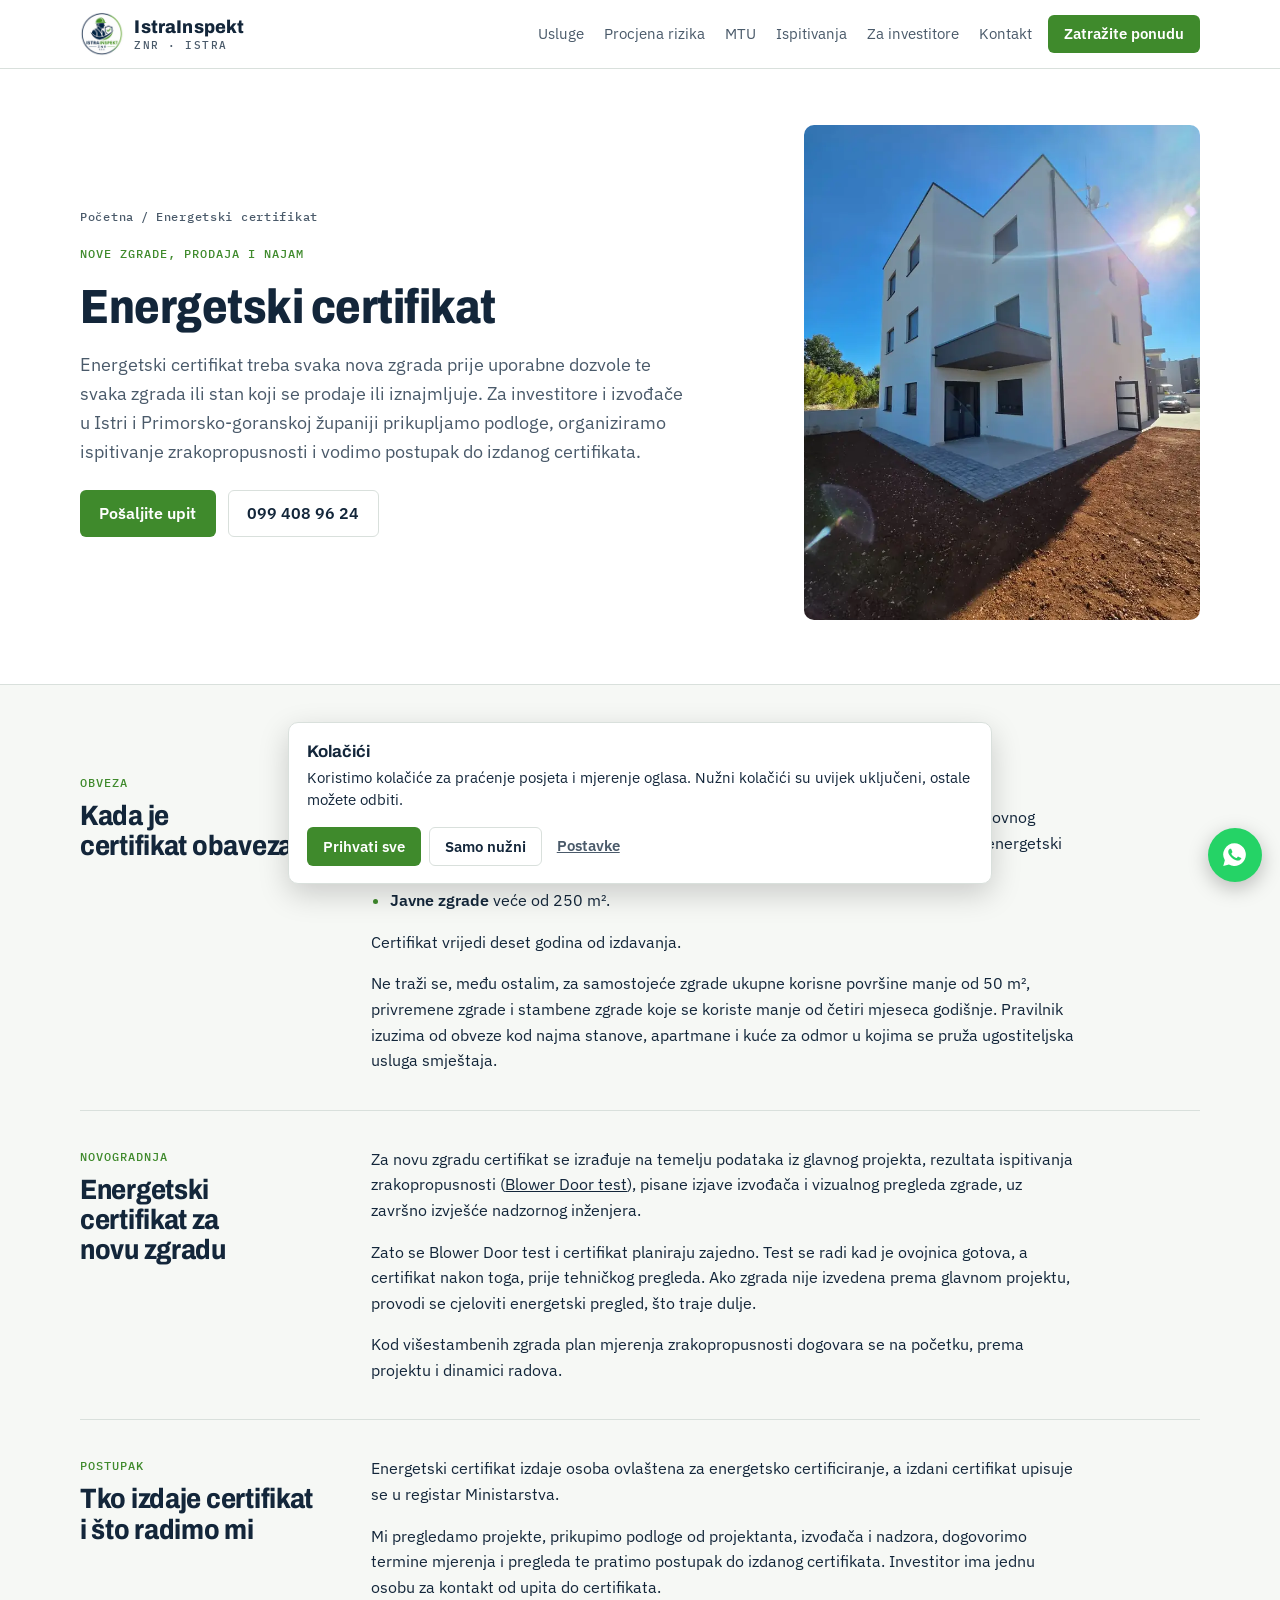
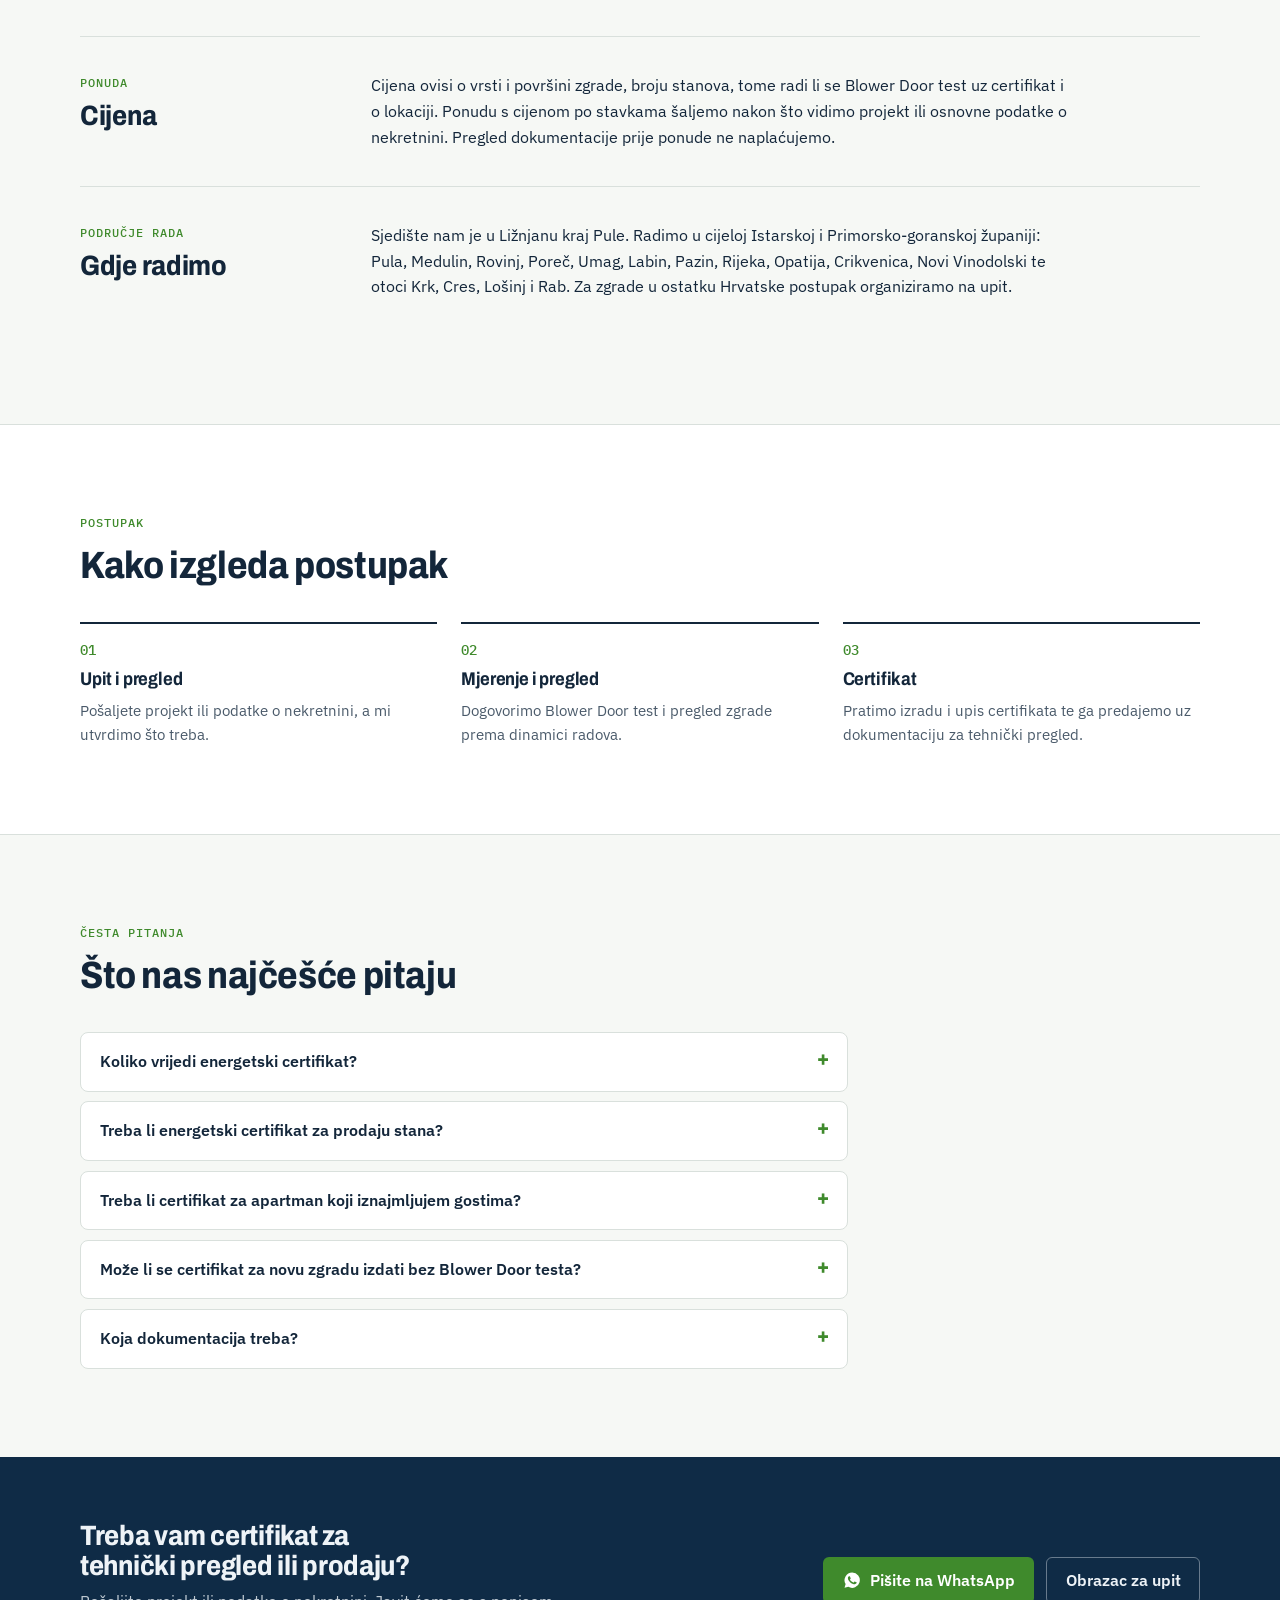
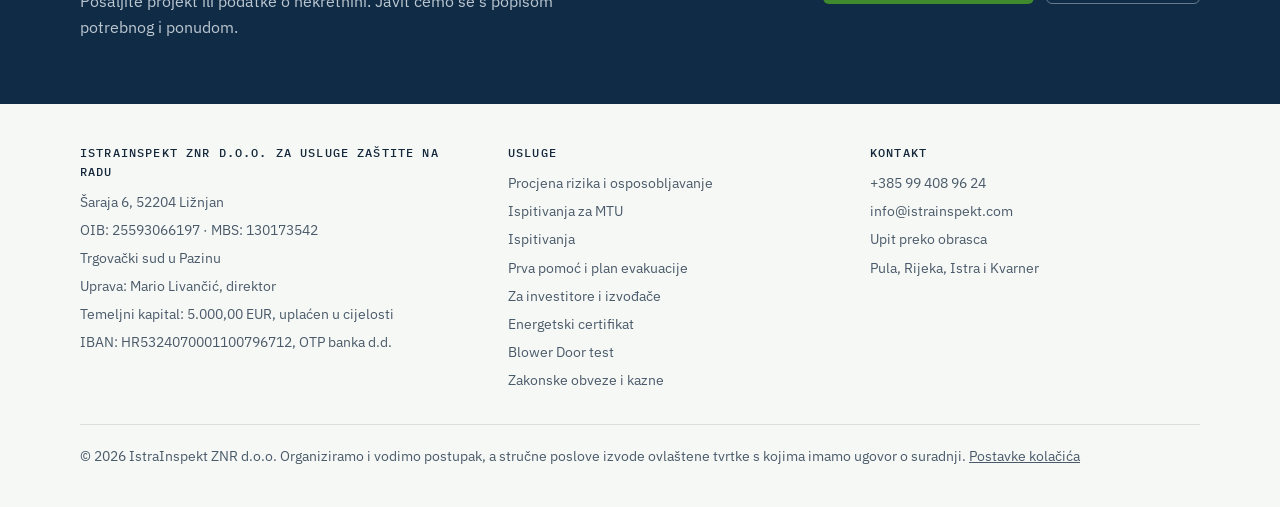
<file: energetski-certifikat/index.html>
<!doctype html>
<html lang="hr">
<head>
<meta charset="utf-8">
<meta name="viewport" content="width=device-width, initial-scale=1, viewport-fit=cover">
<title>Energetski certifikat za novogradnju, Istra i Rijeka | IstraInspekt ZNR</title>
<meta name="claude:viewport-fit-sides" content="cover">
<meta name="description" content="Energetski certifikat za nove zgrade, prodaju i najam u Istri i Primorsko-goranskoj županiji. Prikupljamo podloge, organiziramo Blower Door test i vodimo postupak do certifikata.">
<link rel="canonical" href="https://istrainspekt.com/energetski-certifikat/">
<meta name="theme-color" content="#0f2b46">
<meta property="og:type" content="website">
<meta property="og:locale" content="hr_HR">
<meta property="og:site_name" content="IstraInspekt ZNR">
<meta property="og:title" content="Energetski certifikat za novogradnju, Istra i Rijeka | IstraInspekt ZNR">
<meta property="og:description" content="Energetski certifikat za nove zgrade, prodaju i najam u Istri i Primorsko-goranskoj županiji. Prikupljamo podloge, organiziramo Blower Door test i vodimo postupak do certifikata.">
<meta property="og:url" content="https://istrainspekt.com/energetski-certifikat/">
<meta property="og:image" content="https://istrainspekt.com/assets/img/og-istrainspekt.jpg">
<link rel="icon" href="/favicon.ico" sizes="32x32">
<link rel="icon" href="/favicon.png" type="image/png">
<link rel="apple-touch-icon" href="/assets/img/apple-touch-icon.png">
<link rel="preload" as="font" type="font/woff2" href="/assets/fonts/archivo-latin-wdth-normal.woff2" crossorigin>
<link rel="preload" as="font" type="font/woff2" href="/assets/fonts/ibm-plex-sans-latin-400-normal.woff2" crossorigin>
<link rel="stylesheet" href="/assets/css/site.css">
<script>window.dataLayer=window.dataLayer||[];function gtag(){dataLayer.push(arguments);}
(function(){var c=null;try{c=JSON.parse(localStorage.getItem('ii_consent'));if(c&&Date.now()-c.t>31536000000)c=null}catch(e){}
gtag('consent','default',{ad_storage:'denied',ad_user_data:'denied',ad_personalization:'denied',analytics_storage:'denied',functionality_storage:'granted',security_storage:'granted',wait_for_update:500});
gtag('set','ads_data_redaction',true);gtag('set','url_passthrough',true);
if(c){var m=c.m?'granted':'denied';gtag('consent','update',{analytics_storage:c.a?'granted':'denied',ad_storage:m,ad_user_data:m,ad_personalization:m})}})();</script>
<!-- Google Tag Manager -->
<script>(function(w,d,s,l,i){w[l]=w[l]||[];w[l].push({'gtm.start':new Date().getTime(),event:'gtm.js'});var f=d.getElementsByTagName(s)[0],j=d.createElement(s),dl=l!='dataLayer'?'&l='+l:'';j.async=true;j.src='https://www.googletagmanager.com/gtm.js?id='+i+dl;var go=function(){f.parentNode.insertBefore(j,f)};if(d.readyState==='complete')setTimeout(go,1500);else w.addEventListener('load',function(){setTimeout(go,1500)});})(window,document,'script','dataLayer','GTM-WBGSD3ZP');</script>
<!-- Google Analytics 4 i Google Ads konverzije -->
<script>(function(){function go(){var s=document.createElement("script");s.async=true;s.src="https://www.googletagmanager.com/gtag/js?id=G-SNYNY1EYH9";document.head.appendChild(s)}if(document.readyState==="complete")setTimeout(go,1500);else addEventListener("load",function(){setTimeout(go,1500)})})();</script>
<script>window.dataLayer=window.dataLayer||[];function gtag(){dataLayer.push(arguments);}gtag('js',new Date());gtag('config','G-SNYNY1EYH9');gtag('config','AW-10872333170');
document.addEventListener('click',function(e){var a=e.target.closest&&e.target.closest('a[href]');if(!a)return;var h=a.getAttribute('href');var l=/wa\.me|whatsapp/.test(h)?'u5bECLWLtaQdEPLGqsAo':/^tel:/.test(h)?'rfC3CLiLtaQdEPLGqsAo':null;if(l)gtag('event','conversion',{send_to:'AW-10872333170/'+l});},true);</script>
<script type="application/ld+json">
{
 "@context": "https://schema.org",
 "@graph": [
  {
   "@type": "ProfessionalService",
   "@id": "https://istrainspekt.com/#firma",
   "name": "IstraInspekt ZNR d.o.o.",
   "url": "https://istrainspekt.com/",
   "logo": "https://istrainspekt.com/assets/img/logo-512.png",
   "image": "https://istrainspekt.com/assets/img/og-istrainspekt.jpg",
   "telephone": "+385994089624",
   "email": "info@istrainspekt.com",
   "vatID": "HR25593066197",
   "address": {
    "@type": "PostalAddress",
    "streetAddress": "Šaraja 6",
    "postalCode": "52204",
    "addressLocality": "Ližnjan",
    "addressCountry": "HR"
   },
   "areaServed": [
    {
     "@type": "AdministrativeArea",
     "name": "Istarska županija"
    },
    {
     "@type": "AdministrativeArea",
     "name": "Primorsko-goranska županija"
    }
   ]
  },
  {
   "@type": "Service",
   "name": "Energetski certifikat",
   "serviceType": "Organizacija energetskog certificiranja zgrade",
   "url": "https://istrainspekt.com/energetski-certifikat/",
   "provider": {
    "@id": "https://istrainspekt.com/#firma"
   },
   "areaServed": [
    {
     "@type": "AdministrativeArea",
     "name": "Istarska županija"
    },
    {
     "@type": "AdministrativeArea",
     "name": "Primorsko-goranska županija"
    }
   ]
  },
  {
   "@type": "BreadcrumbList",
   "itemListElement": [
    {
     "@type": "ListItem",
     "position": 1,
     "name": "Početna",
     "item": "https://istrainspekt.com/"
    },
    {
     "@type": "ListItem",
     "position": 2,
     "name": "Energetski certifikat",
     "item": "https://istrainspekt.com/energetski-certifikat/"
    }
   ]
  },
  {
   "@type": "FAQPage",
   "mainEntity": [
    {
     "@type": "Question",
     "name": "Koliko vrijedi energetski certifikat?",
     "acceptedAnswer": {
      "@type": "Answer",
      "text": "Deset godina od dana izdavanja. Novi certifikat zamjenjuje prethodni."
     }
    },
    {
     "@type": "Question",
     "name": "Treba li energetski certifikat za prodaju stana?",
     "acceptedAnswer": {
      "@type": "Answer",
      "text": "Da. Prije prodaje ili najma vlasnik mora imati certifikat za zgradu ili posebni dio, na primjer stan, i predati ga kupcu ili najmoprimcu. U oglasu se navodi energetski razred."
     }
    },
    {
     "@type": "Question",
     "name": "Treba li certifikat za apartman koji iznajmljujem gostima?",
     "acceptedAnswer": {
      "@type": "Answer",
      "text": "Pravilnik izuzima od obveze kod najma stanove, apartmane i kuće za odmor u kojima se pruža ugostiteljska usluga smještaja. Ako se isti stan prodaje, certifikat treba."
     }
    },
    {
     "@type": "Question",
     "name": "Može li se certifikat za novu zgradu izdati bez Blower Door testa?",
     "acceptedAnswer": {
      "@type": "Answer",
      "text": "Ne. Za novu zgradu certifikat se izrađuje i na temelju rezultata ispitivanja zrakopropusnosti."
     }
    },
    {
     "@type": "Question",
     "name": "Koja dokumentacija treba?",
     "acceptedAnswer": {
      "@type": "Answer",
      "text": "Glavni projekt (arhitektonski, strojarski projekt grijanja i hlađenja te projekt racionalne uporabe energije i toplinske zaštite), rezultati Blower Door testa, pisana izjava izvođača o izvedenim radovima i uvjetima održavanja te završno izvješće nadzornog inženjera."
     }
    }
   ]
  }
 ]
}
</script>
</head>
<body>
<noscript><iframe src="https://www.googletagmanager.com/ns.html?id=GTM-WBGSD3ZP" height="0" width="0" style="display:none;visibility:hidden"></iframe></noscript>
<header class="top">
  <div class="wrap">
    <a class="brand" href="/" aria-label="IstraInspekt ZNR, početna">
      <img src="/assets/img/logo-96.png" width="44" height="44" alt="">
      <span>IstraInspekt<small>ZNR · ISTRA</small></span>
    </a>
    <nav class="nav" id="nav" aria-label="Glavni izbornik">
      <a href="/usluge/">Usluge</a>
      <a href="/procjena-rizika-osposobljavanje/">Procjena rizika</a>
      <a href="/mtu/">MTU</a>
      <a href="/ispitivanja/">Ispitivanja</a>
      <a href="/investitori-izvodaci/">Za investitore</a>
      <a href="/kontakt/">Kontakt</a>
    </nav>
    <button class="menu-btn" id="menuBtn" aria-expanded="false" aria-controls="nav">Izbornik</button>
    <a class="btn btn-primary btn-wa-top" href="/kontakt/#upit">Zatražite ponudu</a>
  </div>
</header>
<main>
<section class="page-hero">
  <div class="wrap">
    <div class="copy">
      <nav class="crumbs" aria-label="Putanja"><a href="/">Početna</a><span>/</span><span>Energetski certifikat</span></nav>
      <p class="eyebrow">Nove zgrade, prodaja i najam</p>
      <h1>Energetski certifikat</h1>
      <p class="lead">Energetski certifikat treba svaka nova zgrada prije uporabne dozvole te svaka zgrada ili stan koji se prodaje ili iznajmljuje. Za investitore i izvođače u Istri i Primorsko-goranskoj županiji prikupljamo podloge, organiziramo ispitivanje zrakopropusnosti i vodimo postupak do izdanog certifikata.</p>
      <div class="hero-cta">
        <a class="btn btn-primary" href="/kontakt/#upit">Pošaljite upit</a>
        <a class="btn btn-ghost" href="tel:+385994089624" data-track="tel">099 408 96 24</a>
      </div>
    </div>
    <figure><img src="/assets/img/novogradnja-istra.webp" width="960" height="1200" alt="Novoizgrađena stambena zgrada u Istri" fetchpriority="high"></figure>
  </div>
</section><section><div class="wrap"><div class="topic" id="kada"><div class="side"><p class="eyebrow">Obveza</p><h2>Kada je certifikat obavezan</h2></div><div class="body"><ul><li><strong>Nova zgrada:</strong> prije izdavanja uporabne dozvole.</li><li><strong>Prodaja, najam ili zakup</strong> zgrade ili njezinog posebnog dijela, na primjer stana ili poslovnog prostora. Vlasnik certifikat predaje kupcu ili najmoprimcu, a u oglasu mora navesti energetski razred.</li><li><strong>Javne zgrade</strong> veće od 250 m².</li></ul><p>Certifikat vrijedi deset godina od izdavanja.</p><p>Ne traži se, među ostalim, za samostojeće zgrade ukupne korisne površine manje od 50 m², privremene zgrade i stambene zgrade koje se koriste manje od četiri mjeseca godišnje. Pravilnik izuzima od obveze kod najma stanove, apartmane i kuće za odmor u kojima se pruža ugostiteljska usluga smještaja.</p></div></div>
<div class="topic" id="nova-zgrada"><div class="side"><p class="eyebrow">Novogradnja</p><h2>Energetski certifikat za novu zgradu</h2></div><div class="body"><p>Za novu zgradu certifikat se izrađuje na temelju podataka iz glavnog projekta, rezultata ispitivanja zrakopropusnosti (<a href="/blower-door-test/">Blower Door test</a>), pisane izjave izvođača i vizualnog pregleda zgrade, uz završno izvješće nadzornog inženjera.</p><p>Zato se Blower Door test i certifikat planiraju zajedno. Test se radi kad je ovojnica gotova, a certifikat nakon toga, prije tehničkog pregleda. Ako zgrada nije izvedena prema glavnom projektu, provodi se cjeloviti energetski pregled, što traje dulje.</p><p>Kod višestambenih zgrada plan mjerenja zrakopropusnosti dogovara se na početku, prema projektu i dinamici radova.</p></div></div>
<div class="topic" id="tko-izdaje"><div class="side"><p class="eyebrow">Postupak</p><h2>Tko izdaje certifikat i što radimo mi</h2></div><div class="body"><p>Energetski certifikat izdaje osoba ovlaštena za energetsko certificiranje, a izdani certifikat upisuje se u registar Ministarstva.</p><p>Mi pregledamo projekte, prikupimo podloge od projektanta, izvođača i nadzora, dogovorimo termine mjerenja i pregleda te pratimo postupak do izdanog certifikata. Investitor ima jednu osobu za kontakt od upita do certifikata.</p></div></div>
<div class="topic" id="cijena"><div class="side"><p class="eyebrow">Ponuda</p><h2>Cijena</h2></div><div class="body"><p>Cijena ovisi o vrsti i površini zgrade, broju stanova, tome radi li se Blower Door test uz certifikat i o lokaciji. Ponudu s cijenom po stavkama šaljemo nakon što vidimo projekt ili osnovne podatke o nekretnini. Pregled dokumentacije prije ponude ne naplaćujemo.</p></div></div>
<div class="topic" id="podrucje"><div class="side"><p class="eyebrow">Područje rada</p><h2>Gdje radimo</h2></div><div class="body"><p>Sjedište nam je u Ližnjanu kraj Pule. Radimo u cijeloj Istarskoj i Primorsko-goranskoj županiji: Pula, Medulin, Rovinj, Poreč, Umag, Labin, Pazin, Rijeka, Opatija, Crikvenica, Novi Vinodolski te otoci Krk, Cres, Lošinj i Rab. Za zgrade u ostatku Hrvatske postupak organiziramo na upit.</p></div></div></div></section><section class="services">
  <div class="wrap">
    <div class="sec-head"><p class="eyebrow">Postupak</p><h2>Kako izgleda postupak</h2></div>
    <ol class="steps n3"><li><h3>Upit i pregled</h3><p>Pošaljete projekt ili podatke o nekretnini, a mi utvrdimo što treba.</p></li><li><h3>Mjerenje i pregled</h3><p>Dogovorimo Blower Door test i pregled zgrade prema dinamici radova.</p></li><li><h3>Certifikat</h3><p>Pratimo izradu i upis certifikata te ga predajemo uz dokumentaciju za tehnički pregled.</p></li></ol>
  </div>
</section><section id="pitanja">
  <div class="wrap">
    <div class="sec-head"><p class="eyebrow">Česta pitanja</p><h2>Što nas najčešće pitaju</h2></div>
    <div class="faq">
      <details><summary>Koliko vrijedi energetski certifikat?</summary><p>Deset godina od dana izdavanja. Novi certifikat zamjenjuje prethodni.</p></details>
      <details><summary>Treba li energetski certifikat za prodaju stana?</summary><p>Da. Prije prodaje ili najma vlasnik mora imati certifikat za zgradu ili posebni dio, na primjer stan, i predati ga kupcu ili najmoprimcu. U oglasu se navodi energetski razred.</p></details>
      <details><summary>Treba li certifikat za apartman koji iznajmljujem gostima?</summary><p>Pravilnik izuzima od obveze kod najma stanove, apartmane i kuće za odmor u kojima se pruža ugostiteljska usluga smještaja. Ako se isti stan prodaje, certifikat treba.</p></details>
      <details><summary>Može li se certifikat za novu zgradu izdati bez Blower Door testa?</summary><p>Ne. Za novu zgradu certifikat se izrađuje i na temelju rezultata ispitivanja zrakopropusnosti.</p></details>
      <details><summary>Koja dokumentacija treba?</summary><p>Glavni projekt (arhitektonski, strojarski projekt grijanja i hlađenja te projekt racionalne uporabe energije i toplinske zaštite), rezultati Blower Door testa, pisana izjava izvođača o izvedenim radovima i uvjetima održavanja te završno izvješće nadzornog inženjera.</p></details>
    </div>
  </div>
</section><section class="band">
  <div class="wrap">
    <div><h2>Treba vam certifikat za tehnički pregled ili prodaju?</h2><p>Pošaljite projekt ili podatke o nekretnini. Javit ćemo se s popisom potrebnog i ponudom.</p></div>
    <div class="acts">
      <a class="btn btn-primary" href="https://wa.me/385994089624" target="_blank" rel="noopener" data-track="whatsapp-band"><svg viewBox="0 0 24 24" fill="currentColor"><path d="M12 2a10 10 0 0 0-8.6 15.1L2 22l5-1.3A10 10 0 1 0 12 2Zm5.3 14.1c-.2.6-1.3 1.2-1.8 1.2-.5.1-1 .2-3.3-.7-2.8-1.1-4.6-4-4.7-4.2-.1-.2-1.1-1.5-1.1-2.9s.7-2 1-2.3c.2-.3.5-.3.7-.3h.5c.2 0 .4 0 .6.5l.8 2c.1.2.1.4 0 .5l-.3.5-.4.4c-.1.2-.3.3-.1.6.2.3.8 1.3 1.7 2.1 1.2 1 2.1 1.3 2.4 1.5.3.1.5.1.6-.1l.9-1c.2-.3.4-.2.6-.1l1.9.9c.3.1.5.2.5.3.1.2.1.6-.1 1.1Z"/></svg> Pišite na WhatsApp</a>
      <a class="btn btn-ghost" href="/kontakt/#upit">Obrazac za upit</a>
    </div>
  </div>
</section>
</main>
<footer>
  <div class="wrap">
    <div class="foot">
      <div>
        <h4>IstraInspekt ZNR d.o.o. za usluge zaštite na radu</h4>
        <ul class="reg">
          <li>Šaraja 6, 52204 Ližnjan</li>
          <li>OIB: 25593066197 · MBS: 130173542</li>
          <li>Trgovački sud u Pazinu</li>
          <li>Uprava: Mario Livančić, direktor</li>
          <li>Temeljni kapital: 5.000,00 EUR, uplaćen u cijelosti</li>
          <li>IBAN: HR5324070001100796712, OTP banka d.d.</li>
        </ul>
      </div>
      <div>
        <h4>Usluge</h4>
        <ul>
          <li><a href="/procjena-rizika-osposobljavanje/">Procjena rizika i osposobljavanje</a></li>
          <li><a href="/mtu/">Ispitivanja za MTU</a></li>
          <li><a href="/ispitivanja/">Ispitivanja</a></li>
          <li><a href="/prva-pomoc-evakuacija/">Prva pomoć i plan evakuacije</a></li>
          <li><a href="/investitori-izvodaci/">Za investitore i izvođače</a></li>
          <li><a href="/energetski-certifikat/">Energetski certifikat</a></li>
          <li><a href="/blower-door-test/">Blower Door test</a></li>
          <li><a href="/obveze-i-kazne/">Zakonske obveze i kazne</a></li>
        </ul>
      </div>
      <div>
        <h4>Kontakt</h4>
        <ul>
          <li><a href="tel:+385994089624" data-track="tel">+385 99 408 96 24</a></li>
          <li><a href="mailto:info@istrainspekt.com" data-track="mail">info@istrainspekt.com</a></li>
          <li><a href="/kontakt/">Upit preko obrasca</a></li>
          <li><a href="/podrucje-rada/">Pula, Rijeka, Istra i Kvarner</a></li>
        </ul>
      </div>
    </div>
    <p class="disclaimer">© 2026 IstraInspekt ZNR d.o.o. Organiziramo i vodimo postupak, a stručne poslove izvode ovlaštene tvrtke s kojima imamo ugovor o suradnji. <a href="#" data-ck-open>Postavke kolačića</a></p>
  </div>
</footer>

<a class="wa-float" href="https://wa.me/385994089624" target="_blank" rel="noopener" aria-label="Pišite nam na WhatsApp" data-track="whatsapp-float">
  <svg viewBox="0 0 24 24" fill="currentColor"><path d="M12 2a10 10 0 0 0-8.6 15.1L2 22l5-1.3A10 10 0 1 0 12 2Zm5.3 14.1c-.2.6-1.3 1.2-1.8 1.2-.5.1-1 .2-3.3-.7-2.8-1.1-4.6-4-4.7-4.2-.1-.2-1.1-1.5-1.1-2.9s.7-2 1-2.3c.2-.3.5-.3.7-.3h.5c.2 0 .4 0 .6.5l.8 2c.1.2.1.4 0 .5l-.3.5-.4.4c-.1.2-.3.3-.1.6.2.3.8 1.3 1.7 2.1 1.2 1 2.1 1.3 2.4 1.5.3.1.5.1.6-.1l.9-1c.2-.3.4-.2.6-.1l1.9.9c.3.1.5.2.5.3.1.2.1.6-.1 1.1Z"/></svg>
</a>
<script src="/assets/js/site.js" defer></script>
</body>
</html>
</file>
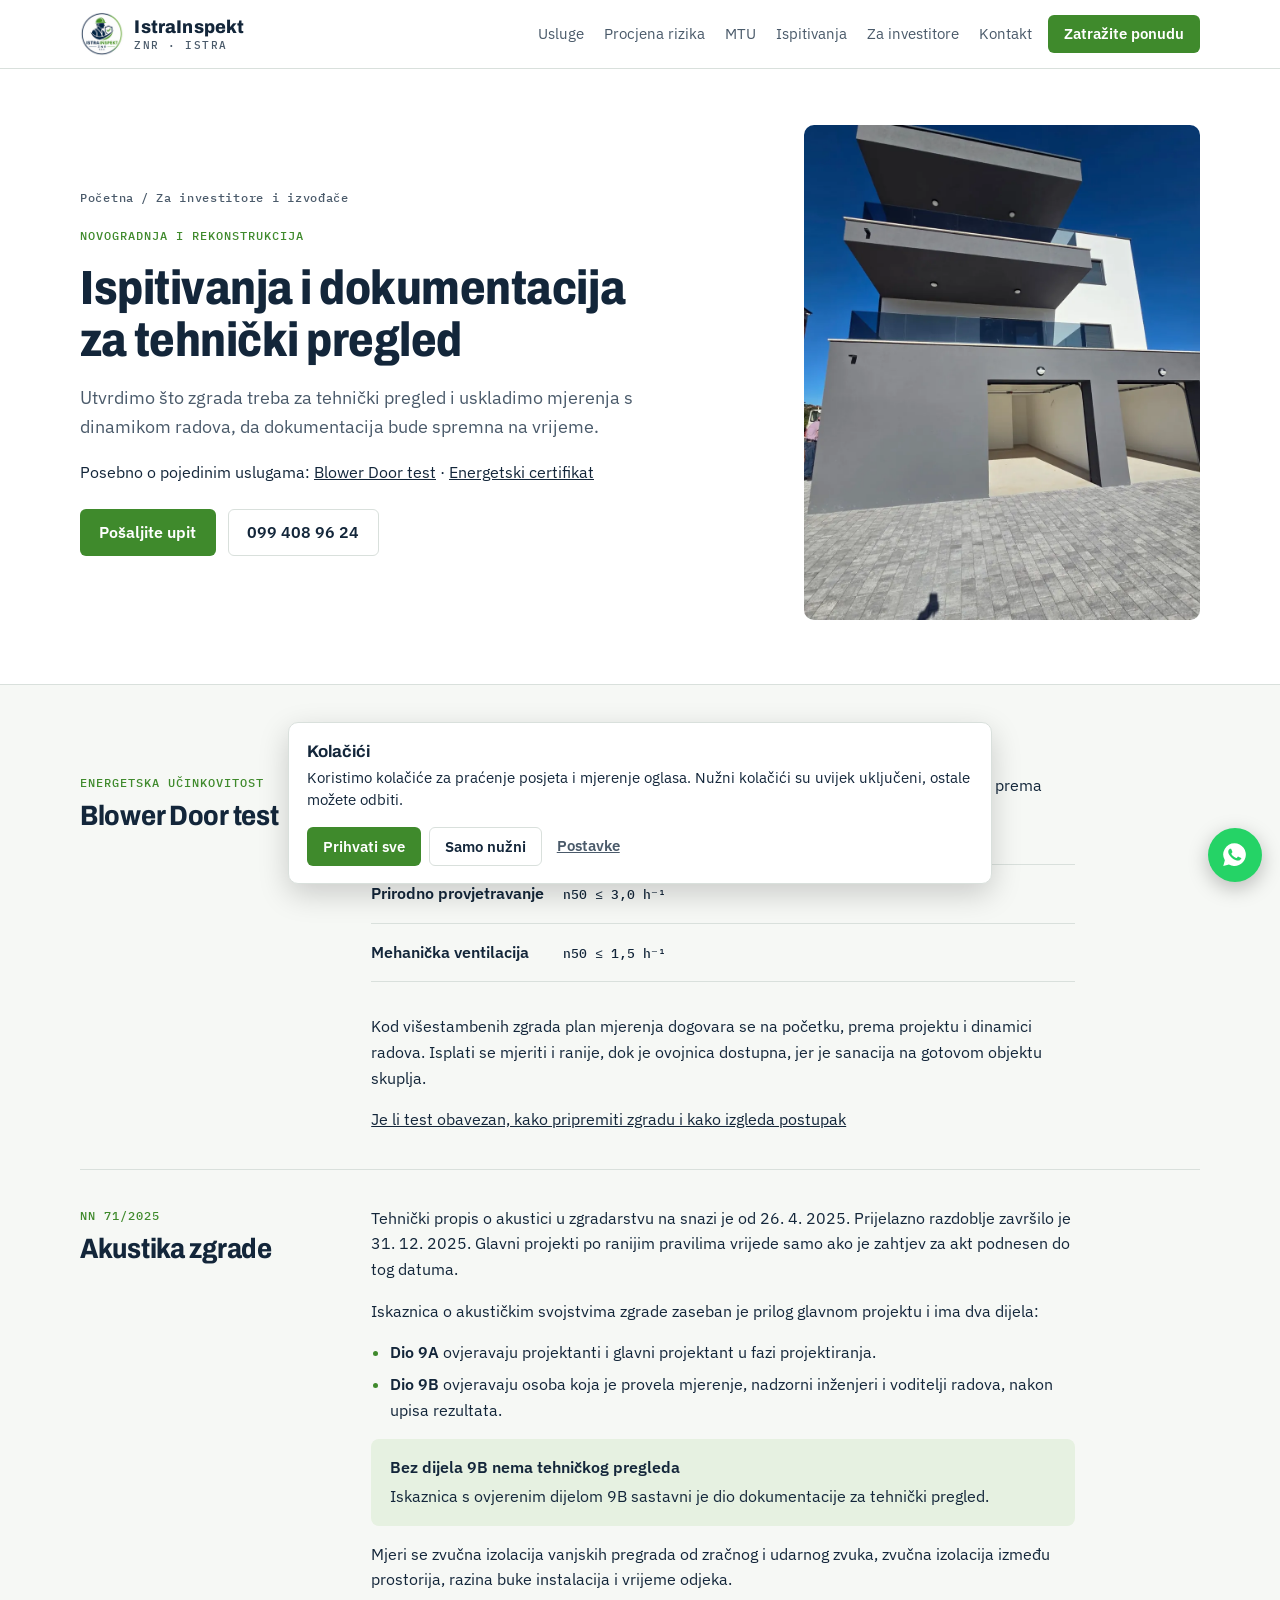
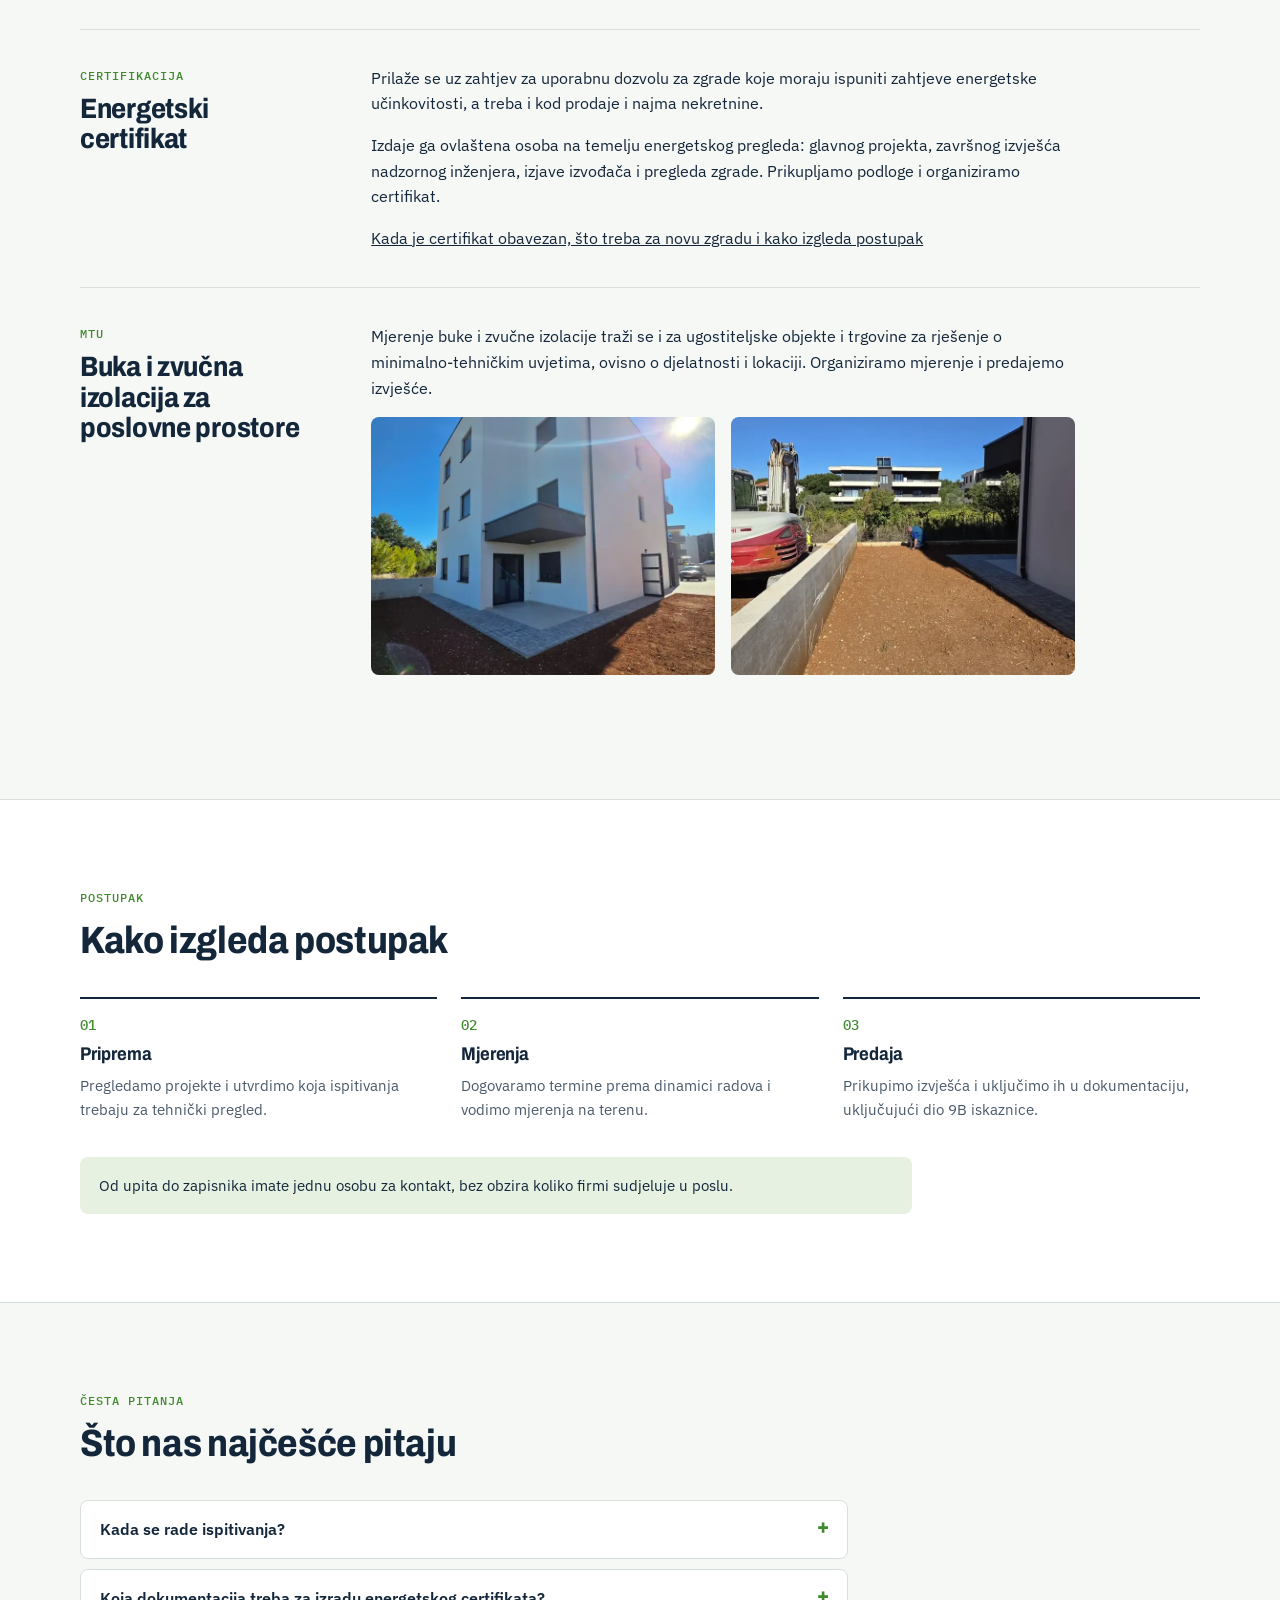
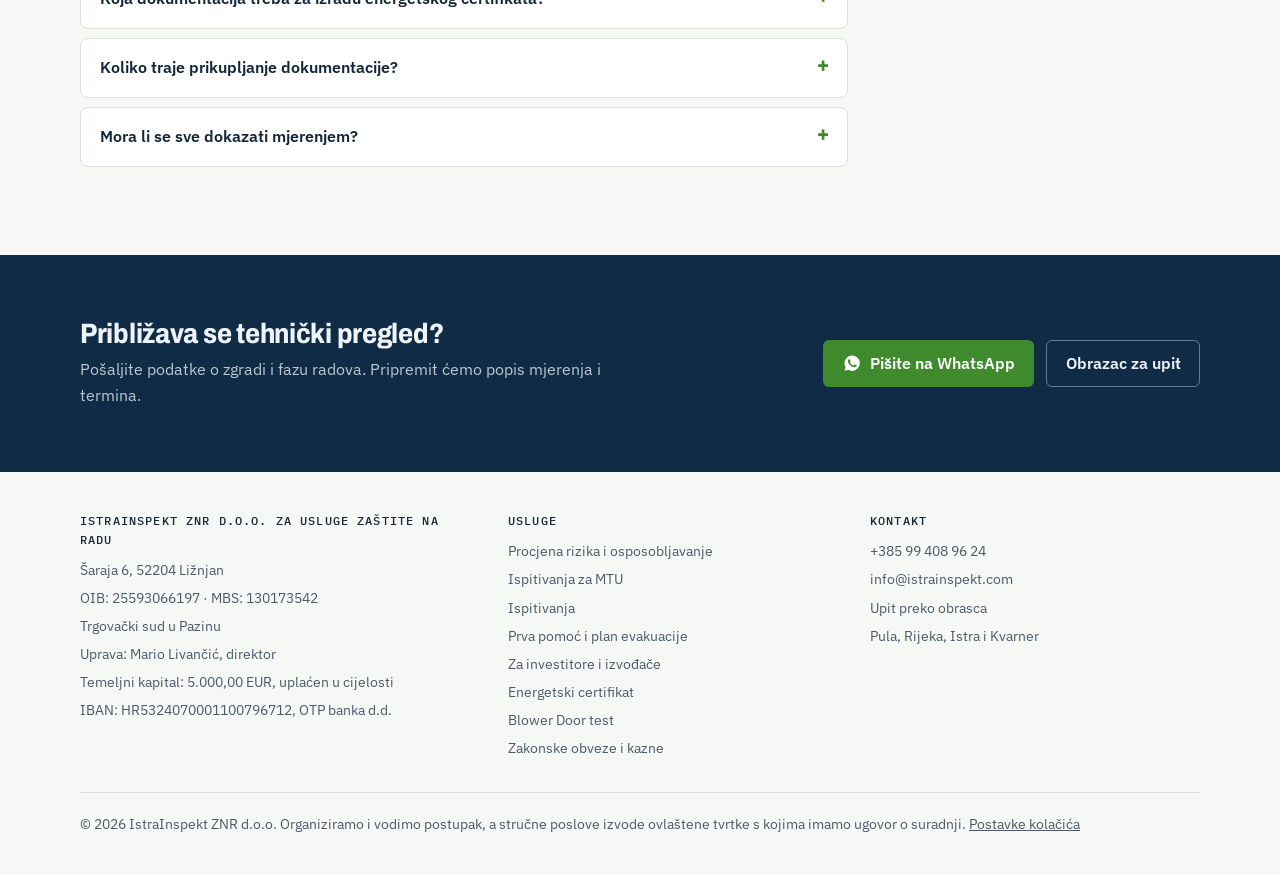
<file: investitori-izvodaci/index.html>
<!doctype html>
<html lang="hr">
<head>
<meta charset="utf-8">
<meta name="viewport" content="width=device-width, initial-scale=1, viewport-fit=cover">
<title>Akustika i Blower Door za novogradnju | IstraInspekt ZNR</title>
<meta name="claude:viewport-fit-sides" content="cover">
<meta name="description" content="Ispitivanje zrakopropusnosti (Blower Door), akustička mjerenja i iskaznica prema NN 71/2025, energetski certifikat te mjerenje buke za tehnički pregled nove zgrade.">
<link rel="canonical" href="https://istrainspekt.com/investitori-izvodaci/">
<meta name="theme-color" content="#0f2b46">
<meta property="og:type" content="website">
<meta property="og:locale" content="hr_HR">
<meta property="og:site_name" content="IstraInspekt ZNR">
<meta property="og:title" content="Akustika i Blower Door za novogradnju | IstraInspekt ZNR">
<meta property="og:description" content="Ispitivanje zrakopropusnosti (Blower Door), akustička mjerenja i iskaznica prema NN 71/2025, energetski certifikat te mjerenje buke za tehnički pregled nove zgrade.">
<meta property="og:url" content="https://istrainspekt.com/investitori-izvodaci/">
<meta property="og:image" content="https://istrainspekt.com/assets/img/og-istrainspekt.jpg">
<link rel="icon" href="/favicon.ico" sizes="32x32">
<link rel="icon" href="/favicon.png" type="image/png">
<link rel="apple-touch-icon" href="/assets/img/apple-touch-icon.png">
<link rel="preload" as="font" type="font/woff2" href="/assets/fonts/archivo-latin-wdth-normal.woff2" crossorigin>
<link rel="preload" as="font" type="font/woff2" href="/assets/fonts/ibm-plex-sans-latin-400-normal.woff2" crossorigin>
<link rel="stylesheet" href="/assets/css/site.css">
<script>window.dataLayer=window.dataLayer||[];function gtag(){dataLayer.push(arguments);}
(function(){var c=null;try{c=JSON.parse(localStorage.getItem('ii_consent'));if(c&&Date.now()-c.t>31536000000)c=null}catch(e){}
gtag('consent','default',{ad_storage:'denied',ad_user_data:'denied',ad_personalization:'denied',analytics_storage:'denied',functionality_storage:'granted',security_storage:'granted',wait_for_update:500});
gtag('set','ads_data_redaction',true);gtag('set','url_passthrough',true);
if(c){var m=c.m?'granted':'denied';gtag('consent','update',{analytics_storage:c.a?'granted':'denied',ad_storage:m,ad_user_data:m,ad_personalization:m})}})();</script>
<!-- Google Tag Manager -->
<script>(function(w,d,s,l,i){w[l]=w[l]||[];w[l].push({'gtm.start':new Date().getTime(),event:'gtm.js'});var f=d.getElementsByTagName(s)[0],j=d.createElement(s),dl=l!='dataLayer'?'&l='+l:'';j.async=true;j.src='https://www.googletagmanager.com/gtm.js?id='+i+dl;var go=function(){f.parentNode.insertBefore(j,f)};if(d.readyState==='complete')setTimeout(go,1500);else w.addEventListener('load',function(){setTimeout(go,1500)});})(window,document,'script','dataLayer','GTM-WBGSD3ZP');</script>
<!-- Google Analytics 4 i Google Ads konverzije -->
<script>(function(){function go(){var s=document.createElement("script");s.async=true;s.src="https://www.googletagmanager.com/gtag/js?id=G-SNYNY1EYH9";document.head.appendChild(s)}if(document.readyState==="complete")setTimeout(go,1500);else addEventListener("load",function(){setTimeout(go,1500)})})();</script>
<script>window.dataLayer=window.dataLayer||[];function gtag(){dataLayer.push(arguments);}gtag('js',new Date());gtag('config','G-SNYNY1EYH9');gtag('config','AW-10872333170');
document.addEventListener('click',function(e){var a=e.target.closest&&e.target.closest('a[href]');if(!a)return;var h=a.getAttribute('href');var l=/wa\.me|whatsapp/.test(h)?'u5bECLWLtaQdEPLGqsAo':/^tel:/.test(h)?'rfC3CLiLtaQdEPLGqsAo':null;if(l)gtag('event','conversion',{send_to:'AW-10872333170/'+l});},true);</script>
<script type="application/ld+json">
{
 "@context": "https://schema.org",
 "@graph": [
  {
   "@type": "ProfessionalService",
   "@id": "https://istrainspekt.com/#firma",
   "name": "IstraInspekt ZNR d.o.o.",
   "url": "https://istrainspekt.com/",
   "logo": "https://istrainspekt.com/assets/img/logo-512.png",
   "image": "https://istrainspekt.com/assets/img/og-istrainspekt.jpg",
   "telephone": "+385994089624",
   "email": "info@istrainspekt.com",
   "vatID": "HR25593066197",
   "address": {
    "@type": "PostalAddress",
    "streetAddress": "Šaraja 6",
    "postalCode": "52204",
    "addressLocality": "Ližnjan",
    "addressCountry": "HR"
   },
   "areaServed": [
    {
     "@type": "AdministrativeArea",
     "name": "Istarska županija"
    },
    {
     "@type": "AdministrativeArea",
     "name": "Primorsko-goranska županija"
    }
   ]
  },
  {
   "@type": "BreadcrumbList",
   "itemListElement": [
    {
     "@type": "ListItem",
     "position": 1,
     "name": "Početna",
     "item": "https://istrainspekt.com/"
    },
    {
     "@type": "ListItem",
     "position": 2,
     "name": "Za investitore i izvođače",
     "item": "https://istrainspekt.com/investitori-izvodaci/"
    }
   ]
  },
  {
   "@type": "FAQPage",
   "mainEntity": [
    {
     "@type": "Question",
     "name": "Kada se rade ispitivanja?",
     "acceptedAnswer": {
      "@type": "Answer",
      "text": "Nakon završetka radova, a prije tehničkog pregleda. Blower Door test kad je ovojnica gotova, a akustička mjerenja na gotovim pregradama, jer se mjeri izvedeno, a ne projektirano stanje."
     }
    },
    {
     "@type": "Question",
     "name": "Koja dokumentacija treba za izradu energetskog certifikata?",
     "acceptedAnswer": {
      "@type": "Answer",
      "text": "Glavni projekt, i to arhitektonski projekt, strojarski projekt grijanja i hlađenja te projekt racionalne uporabe energije i toplinske zaštite. Uz to rezultati ispitivanja zrakopropusnosti (Blower Door), pisana izjava izvođača o izvedenim radovima i uvjetima održavanja zgrade te završno izvješće nadzornog inženjera. Ovlaštena osoba obavlja i vizualni pregled zgrade."
     }
    },
    {
     "@type": "Question",
     "name": "Koliko traje prikupljanje dokumentacije?",
     "acceptedAnswer": {
      "@type": "Answer",
      "text": "Ovisno o veličini zgrade i vrsti mjerenja, obično od nekoliko dana do dva tjedna."
     }
    },
    {
     "@type": "Question",
     "name": "Mora li se sve dokazati mjerenjem?",
     "acceptedAnswer": {
      "@type": "Answer",
      "text": "Ne sve. Zaštita od buke zbog prekomjerne jeke u prostorijama može se dokazati izvješćima sudionika u gradnji. Kod samostojeće obiteljske kuće s jednom uporabnom cjelinom tako se može dokazati i zvučna izolacija vanjskih pregrada od zračnog zvuka."
     }
    }
   ]
  }
 ]
}
</script>
</head>
<body>
<noscript><iframe src="https://www.googletagmanager.com/ns.html?id=GTM-WBGSD3ZP" height="0" width="0" style="display:none;visibility:hidden"></iframe></noscript>
<header class="top">
  <div class="wrap">
    <a class="brand" href="/" aria-label="IstraInspekt ZNR, početna">
      <img src="/assets/img/logo-96.png" width="44" height="44" alt="">
      <span>IstraInspekt<small>ZNR · ISTRA</small></span>
    </a>
    <nav class="nav" id="nav" aria-label="Glavni izbornik">
      <a href="/usluge/">Usluge</a>
      <a href="/procjena-rizika-osposobljavanje/">Procjena rizika</a>
      <a href="/mtu/">MTU</a>
      <a href="/ispitivanja/">Ispitivanja</a>
      <a href="/investitori-izvodaci/" aria-current="page">Za investitore</a>
      <a href="/kontakt/">Kontakt</a>
    </nav>
    <button class="menu-btn" id="menuBtn" aria-expanded="false" aria-controls="nav">Izbornik</button>
    <a class="btn btn-primary btn-wa-top" href="/kontakt/#upit">Zatražite ponudu</a>
  </div>
</header>
<main>
<section class="page-hero">
  <div class="wrap">
    <div class="copy">
      <nav class="crumbs" aria-label="Putanja"><a href="/">Početna</a><span>/</span><span>Za investitore i izvođače</span></nav>
      <p class="eyebrow">Novogradnja i rekonstrukcija</p>
      <h1>Ispitivanja i dokumentacija za tehnički pregled</h1>
      <p class="lead">Utvrdimo što zgrada treba za tehnički pregled i uskladimo mjerenja s dinamikom radova, da dokumentacija bude spremna na vrijeme.</p>
      <p>Posebno o pojedinim uslugama: <a href="/blower-door-test/">Blower Door test</a> · <a href="/energetski-certifikat/">Energetski certifikat</a></p>
      <div class="hero-cta">
        <a class="btn btn-primary" href="/kontakt/#upit">Pošaljite upit</a>
        <a class="btn btn-ghost" href="tel:+385994089624" data-track="tel">099 408 96 24</a>
      </div>
    </div>
    <figure><img src="/assets/img/novogradnja-garaze.webp" width="900" height="1125" alt="Nova višestambena zgrada s garažama" fetchpriority="high"></figure>
  </div>
</section><section><div class="wrap"><div class="topic" id=""><div class="side"><p class="eyebrow">Energetska učinkovitost</p><h2>Blower Door test</h2></div><div class="body"><p>Ispitivanje zrakopropusnosti radi se kad je ovojnica gotova, a prije tehničkog pregleda, prema HRN EN ISO 9972. Rezultat se iskazuje kao n50.</p><dl class="spec"><div><dt>Prirodno provjetravanje</dt><dd><code>n50 ≤ 3,0 h⁻¹</code></dd></div><div><dt>Mehanička ventilacija</dt><dd><code>n50 ≤ 1,5 h⁻¹</code></dd></div></dl><p>Kod višestambenih zgrada plan mjerenja dogovara se na početku, prema projektu i dinamici radova. Isplati se mjeriti i ranije, dok je ovojnica dostupna, jer je sanacija na gotovom objektu skuplja.</p><p><a href="/blower-door-test/">Je li test obavezan, kako pripremiti zgradu i kako izgleda postupak</a></p></div></div>
<div class="topic" id=""><div class="side"><p class="eyebrow">NN 71/2025</p><h2>Akustika zgrade</h2></div><div class="body"><p>Tehnički propis o akustici u zgradarstvu na snazi je od 26. 4. 2025. Prijelazno razdoblje završilo je 31. 12. 2025. Glavni projekti po ranijim pravilima vrijede samo ako je zahtjev za akt podnesen do tog datuma.</p><p>Iskaznica o akustičkim svojstvima zgrade zaseban je prilog glavnom projektu i ima dva dijela:</p><ul><li><strong>Dio 9A</strong> ovjeravaju projektanti i glavni projektant u fazi projektiranja.</li><li><strong>Dio 9B</strong> ovjeravaju osoba koja je provela mjerenje, nadzorni inženjeri i voditelji radova, nakon upisa rezultata.</li></ul><p class="callout"><strong>Bez dijela 9B nema tehničkog pregleda</strong>Iskaznica s ovjerenim dijelom 9B sastavni je dio dokumentacije za tehnički pregled.</p><p>Mjeri se zvučna izolacija vanjskih pregrada od zračnog i udarnog zvuka, zvučna izolacija između prostorija, razina buke instalacija i vrijeme odjeka.</p></div></div>
<div class="topic" id=""><div class="side"><p class="eyebrow">Certifikacija</p><h2>Energetski certifikat</h2></div><div class="body"><p>Prilaže se uz zahtjev za uporabnu dozvolu za zgrade koje moraju ispuniti zahtjeve energetske učinkovitosti, a treba i kod prodaje i najma nekretnine.</p><p>Izdaje ga ovlaštena osoba na temelju energetskog pregleda: glavnog projekta, završnog izvješća nadzornog inženjera, izjave izvođača i pregleda zgrade. Prikupljamo podloge i organiziramo certifikat.</p><p><a href="/energetski-certifikat/">Kada je certifikat obavezan, što treba za novu zgradu i kako izgleda postupak</a></p></div></div>
<div class="topic" id=""><div class="side"><p class="eyebrow">MTU</p><h2>Buka i zvučna izolacija za poslovne prostore</h2></div><div class="body"><p>Mjerenje buke i zvučne izolacije traži se i za ugostiteljske objekte i trgovine za rješenje o minimalno-tehničkim uvjetima, ovisno o djelatnosti i lokaciji. Organiziramo mjerenje i predajemo izvješće.</p><div class="duo"><img src="/assets/img/novogradnja-istra.webp" width="960" height="1200" loading="lazy" alt="Novoizgrađena stambena zgrada u Istri"><img src="/assets/img/mjerenje-na-terenu.webp" width="900" height="1100" loading="lazy" alt="Mjerenje na terenu oko nove zgrade"></div></div></div></div></section><section class="services">
  <div class="wrap">
    <div class="sec-head"><p class="eyebrow">Postupak</p><h2>Kako izgleda postupak</h2></div>
    <ol class="steps n3"><li><h3>Priprema</h3><p>Pregledamo projekte i utvrdimo koja ispitivanja trebaju za tehnički pregled.</p></li><li><h3>Mjerenja</h3><p>Dogovaramo termine prema dinamici radova i vodimo mjerenja na terenu.</p></li><li><h3>Predaja</h3><p>Prikupimo izvješća i uključimo ih u dokumentaciju, uključujući dio 9B iskaznice.</p></li></ol>
    <p class="legal-strip">Od upita do zapisnika imate jednu osobu za kontakt, bez obzira koliko firmi sudjeluje u poslu.</p>
  </div>
</section><section id="pitanja">
  <div class="wrap">
    <div class="sec-head"><p class="eyebrow">Česta pitanja</p><h2>Što nas najčešće pitaju</h2></div>
    <div class="faq">
      <details><summary>Kada se rade ispitivanja?</summary><p>Nakon završetka radova, a prije tehničkog pregleda. Blower Door test kad je ovojnica gotova, a akustička mjerenja na gotovim pregradama, jer se mjeri izvedeno, a ne projektirano stanje.</p></details>
      <details><summary>Koja dokumentacija treba za izradu energetskog certifikata?</summary><p>Glavni projekt, i to arhitektonski projekt, strojarski projekt grijanja i hlađenja te projekt racionalne uporabe energije i toplinske zaštite. Uz to rezultati ispitivanja zrakopropusnosti (Blower Door), pisana izjava izvođača o izvedenim radovima i uvjetima održavanja zgrade te završno izvješće nadzornog inženjera. Ovlaštena osoba obavlja i vizualni pregled zgrade.</p></details>
      <details><summary>Koliko traje prikupljanje dokumentacije?</summary><p>Ovisno o veličini zgrade i vrsti mjerenja, obično od nekoliko dana do dva tjedna.</p></details>
      <details><summary>Mora li se sve dokazati mjerenjem?</summary><p>Ne sve. Zaštita od buke zbog prekomjerne jeke u prostorijama može se dokazati izvješćima sudionika u gradnji. Kod samostojeće obiteljske kuće s jednom uporabnom cjelinom tako se može dokazati i zvučna izolacija vanjskih pregrada od zračnog zvuka.</p></details>
    </div>
  </div>
</section><section class="band">
  <div class="wrap">
    <div><h2>Približava se tehnički pregled?</h2><p>Pošaljite podatke o zgradi i fazu radova. Pripremit ćemo popis mjerenja i termina.</p></div>
    <div class="acts">
      <a class="btn btn-primary" href="https://wa.me/385994089624" target="_blank" rel="noopener" data-track="whatsapp-band"><svg viewBox="0 0 24 24" fill="currentColor"><path d="M12 2a10 10 0 0 0-8.6 15.1L2 22l5-1.3A10 10 0 1 0 12 2Zm5.3 14.1c-.2.6-1.3 1.2-1.8 1.2-.5.1-1 .2-3.3-.7-2.8-1.1-4.6-4-4.7-4.2-.1-.2-1.1-1.5-1.1-2.9s.7-2 1-2.3c.2-.3.5-.3.7-.3h.5c.2 0 .4 0 .6.5l.8 2c.1.2.1.4 0 .5l-.3.5-.4.4c-.1.2-.3.3-.1.6.2.3.8 1.3 1.7 2.1 1.2 1 2.1 1.3 2.4 1.5.3.1.5.1.6-.1l.9-1c.2-.3.4-.2.6-.1l1.9.9c.3.1.5.2.5.3.1.2.1.6-.1 1.1Z"/></svg> Pišite na WhatsApp</a>
      <a class="btn btn-ghost" href="/kontakt/#upit">Obrazac za upit</a>
    </div>
  </div>
</section>
</main>
<footer>
  <div class="wrap">
    <div class="foot">
      <div>
        <h4>IstraInspekt ZNR d.o.o. za usluge zaštite na radu</h4>
        <ul class="reg">
          <li>Šaraja 6, 52204 Ližnjan</li>
          <li>OIB: 25593066197 · MBS: 130173542</li>
          <li>Trgovački sud u Pazinu</li>
          <li>Uprava: Mario Livančić, direktor</li>
          <li>Temeljni kapital: 5.000,00 EUR, uplaćen u cijelosti</li>
          <li>IBAN: HR5324070001100796712, OTP banka d.d.</li>
        </ul>
      </div>
      <div>
        <h4>Usluge</h4>
        <ul>
          <li><a href="/procjena-rizika-osposobljavanje/">Procjena rizika i osposobljavanje</a></li>
          <li><a href="/mtu/">Ispitivanja za MTU</a></li>
          <li><a href="/ispitivanja/">Ispitivanja</a></li>
          <li><a href="/prva-pomoc-evakuacija/">Prva pomoć i plan evakuacije</a></li>
          <li><a href="/investitori-izvodaci/">Za investitore i izvođače</a></li>
          <li><a href="/energetski-certifikat/">Energetski certifikat</a></li>
          <li><a href="/blower-door-test/">Blower Door test</a></li>
          <li><a href="/obveze-i-kazne/">Zakonske obveze i kazne</a></li>
        </ul>
      </div>
      <div>
        <h4>Kontakt</h4>
        <ul>
          <li><a href="tel:+385994089624" data-track="tel">+385 99 408 96 24</a></li>
          <li><a href="mailto:info@istrainspekt.com" data-track="mail">info@istrainspekt.com</a></li>
          <li><a href="/kontakt/">Upit preko obrasca</a></li>
          <li><a href="/podrucje-rada/">Pula, Rijeka, Istra i Kvarner</a></li>
        </ul>
      </div>
    </div>
    <p class="disclaimer">© 2026 IstraInspekt ZNR d.o.o. Organiziramo i vodimo postupak, a stručne poslove izvode ovlaštene tvrtke s kojima imamo ugovor o suradnji. <a href="#" data-ck-open>Postavke kolačića</a></p>
  </div>
</footer>

<a class="wa-float" href="https://wa.me/385994089624" target="_blank" rel="noopener" aria-label="Pišite nam na WhatsApp" data-track="whatsapp-float">
  <svg viewBox="0 0 24 24" fill="currentColor"><path d="M12 2a10 10 0 0 0-8.6 15.1L2 22l5-1.3A10 10 0 1 0 12 2Zm5.3 14.1c-.2.6-1.3 1.2-1.8 1.2-.5.1-1 .2-3.3-.7-2.8-1.1-4.6-4-4.7-4.2-.1-.2-1.1-1.5-1.1-2.9s.7-2 1-2.3c.2-.3.5-.3.7-.3h.5c.2 0 .4 0 .6.5l.8 2c.1.2.1.4 0 .5l-.3.5-.4.4c-.1.2-.3.3-.1.6.2.3.8 1.3 1.7 2.1 1.2 1 2.1 1.3 2.4 1.5.3.1.5.1.6-.1l.9-1c.2-.3.4-.2.6-.1l1.9.9c.3.1.5.2.5.3.1.2.1.6-.1 1.1Z"/></svg>
</a>
<script src="/assets/js/site.js" defer></script>
</body>
</html>
</file>
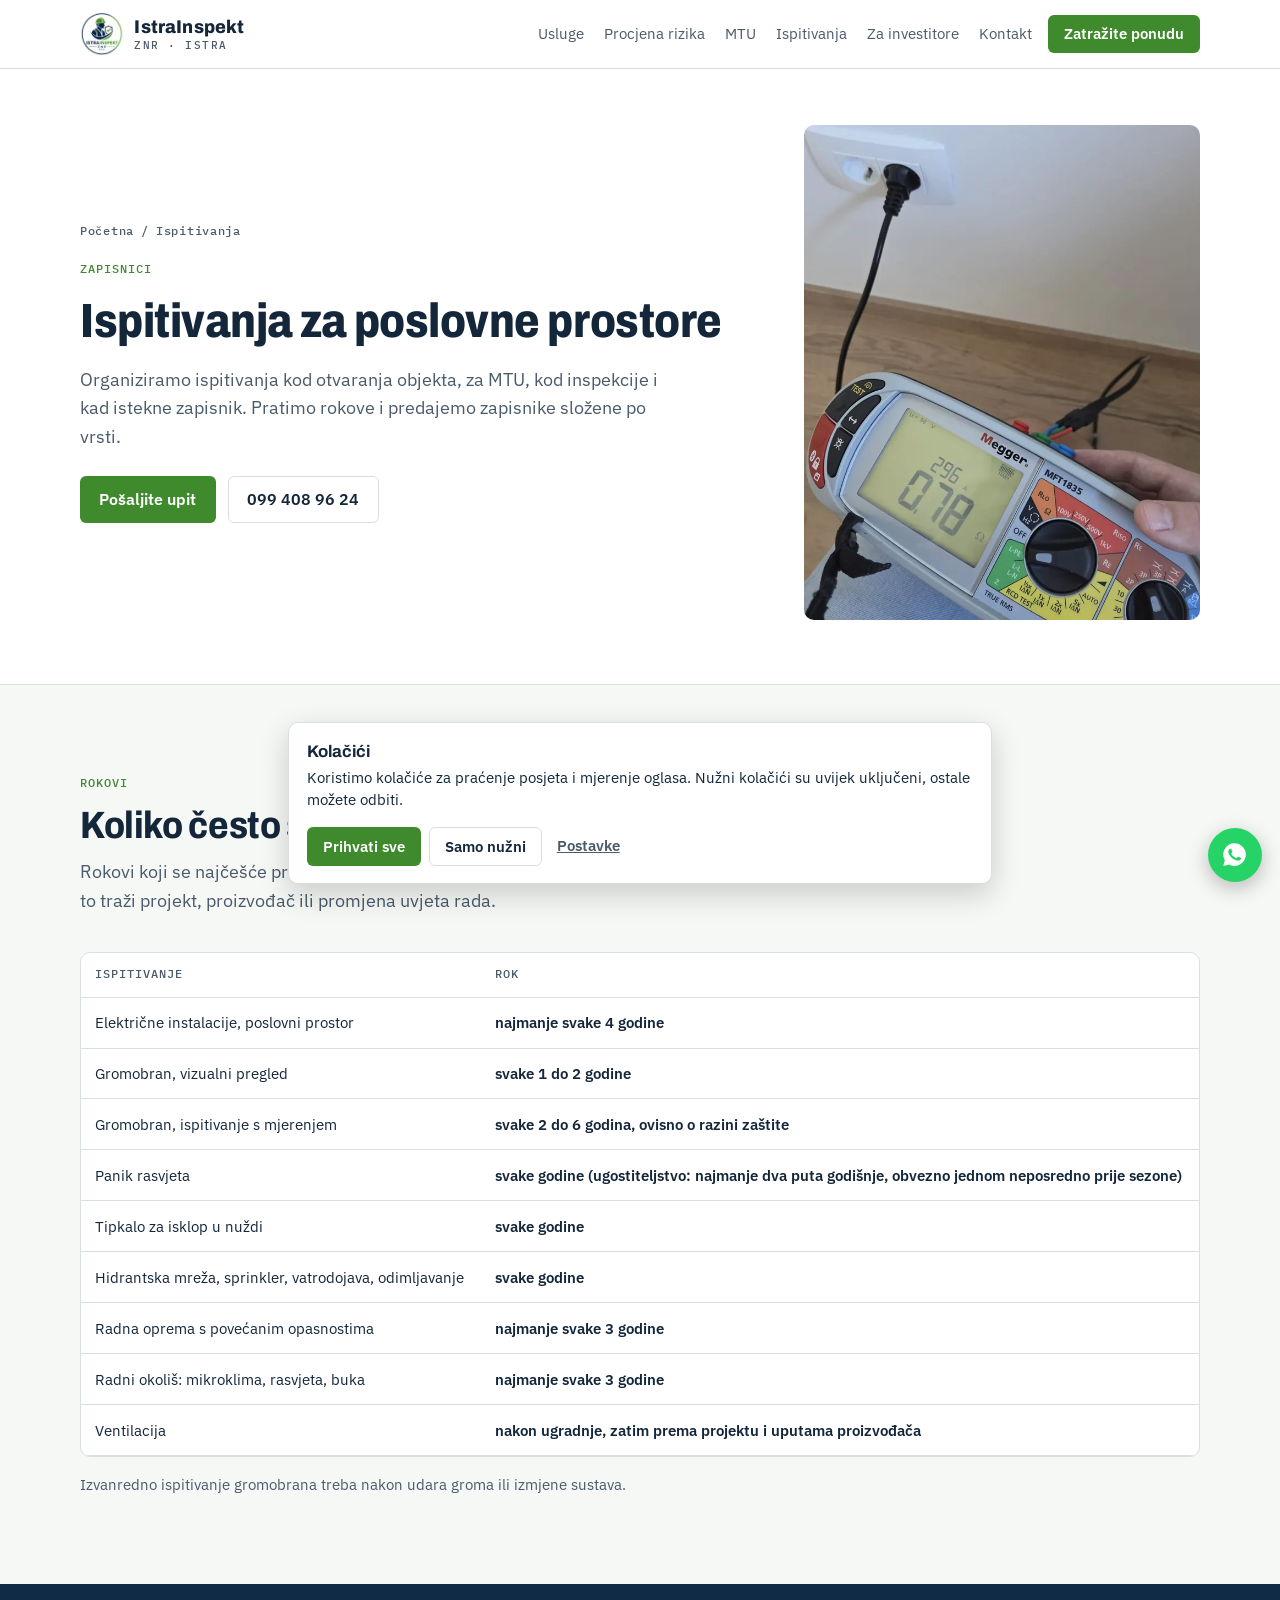
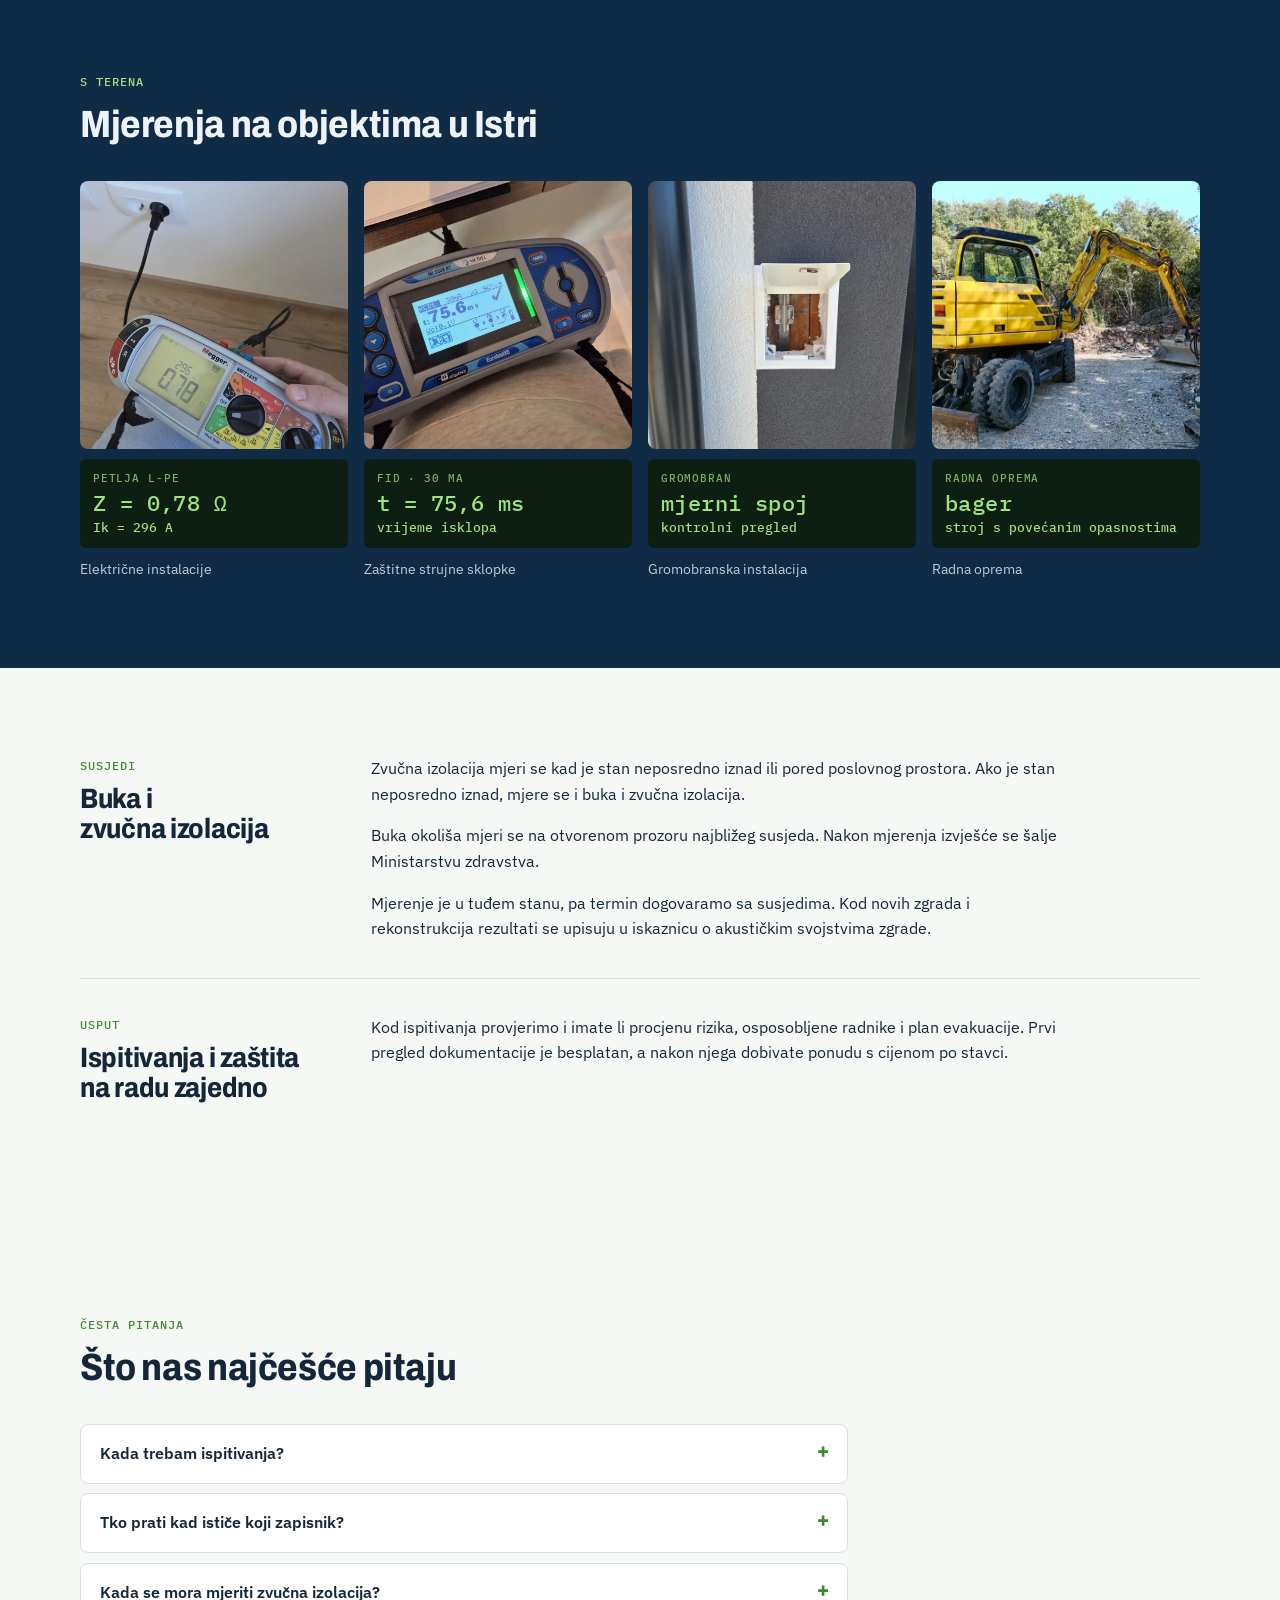
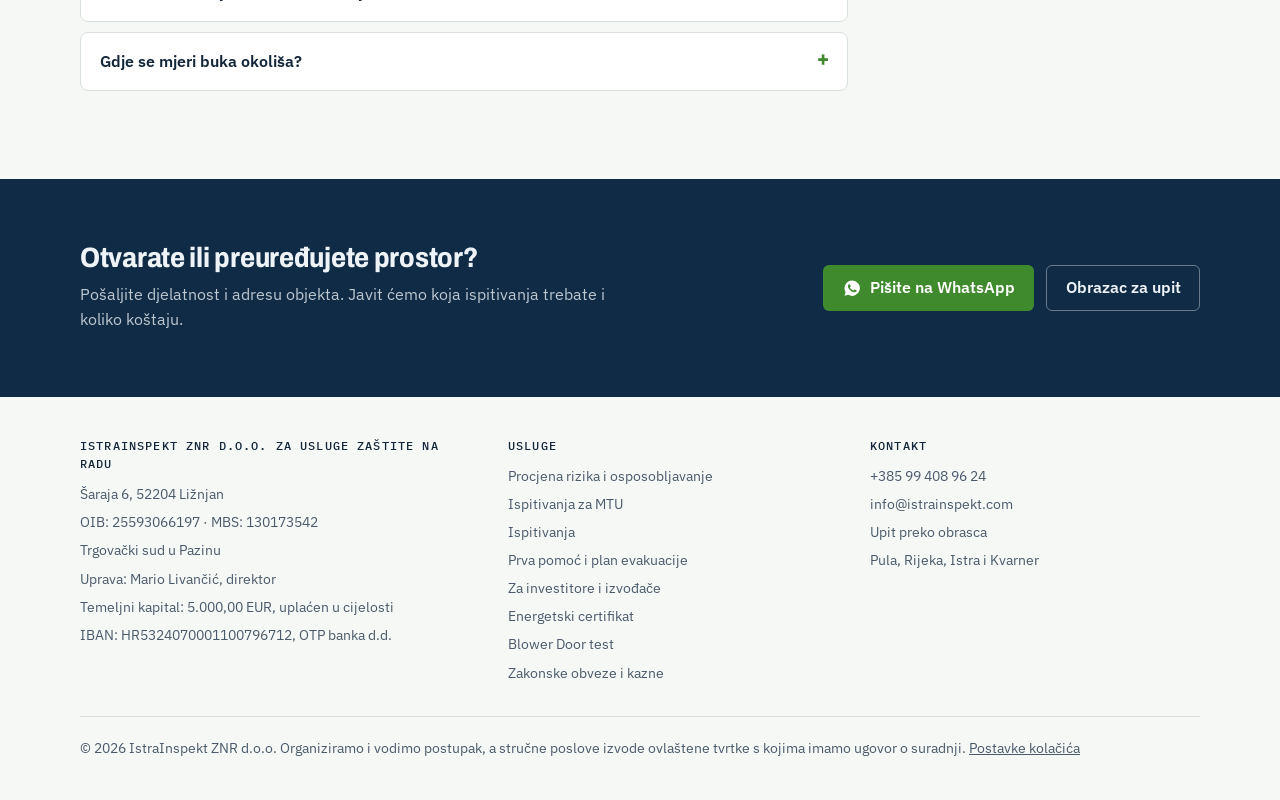
<file: ispitivanja/index.html>
<!doctype html>
<html lang="hr">
<head>
<meta charset="utf-8">
<meta name="viewport" content="width=device-width, initial-scale=1, viewport-fit=cover">
<title>Ispitivanja instalacija i radne opreme | IstraInspekt ZNR</title>
<meta name="claude:viewport-fit-sides" content="cover">
<meta name="description" content="Ispitivanje električnih instalacija, gromobrana, panik rasvjete, radne opreme, radnog okoliša, sustava zaštite od požara, ventilacije te buke i zvučne izolacije.">
<link rel="canonical" href="https://istrainspekt.com/ispitivanja/">
<meta name="theme-color" content="#0f2b46">
<meta property="og:type" content="website">
<meta property="og:locale" content="hr_HR">
<meta property="og:site_name" content="IstraInspekt ZNR">
<meta property="og:title" content="Ispitivanja instalacija i radne opreme | IstraInspekt ZNR">
<meta property="og:description" content="Ispitivanje električnih instalacija, gromobrana, panik rasvjete, radne opreme, radnog okoliša, sustava zaštite od požara, ventilacije te buke i zvučne izolacije.">
<meta property="og:url" content="https://istrainspekt.com/ispitivanja/">
<meta property="og:image" content="https://istrainspekt.com/assets/img/og-istrainspekt.jpg">
<link rel="icon" href="/favicon.ico" sizes="32x32">
<link rel="icon" href="/favicon.png" type="image/png">
<link rel="apple-touch-icon" href="/assets/img/apple-touch-icon.png">
<link rel="preload" as="font" type="font/woff2" href="/assets/fonts/archivo-latin-wdth-normal.woff2" crossorigin>
<link rel="preload" as="font" type="font/woff2" href="/assets/fonts/ibm-plex-sans-latin-400-normal.woff2" crossorigin>
<link rel="stylesheet" href="/assets/css/site.css">
<script>window.dataLayer=window.dataLayer||[];function gtag(){dataLayer.push(arguments);}
(function(){var c=null;try{c=JSON.parse(localStorage.getItem('ii_consent'));if(c&&Date.now()-c.t>31536000000)c=null}catch(e){}
gtag('consent','default',{ad_storage:'denied',ad_user_data:'denied',ad_personalization:'denied',analytics_storage:'denied',functionality_storage:'granted',security_storage:'granted',wait_for_update:500});
gtag('set','ads_data_redaction',true);gtag('set','url_passthrough',true);
if(c){var m=c.m?'granted':'denied';gtag('consent','update',{analytics_storage:c.a?'granted':'denied',ad_storage:m,ad_user_data:m,ad_personalization:m})}})();</script>
<!-- Google Tag Manager -->
<script>(function(w,d,s,l,i){w[l]=w[l]||[];w[l].push({'gtm.start':new Date().getTime(),event:'gtm.js'});var f=d.getElementsByTagName(s)[0],j=d.createElement(s),dl=l!='dataLayer'?'&l='+l:'';j.async=true;j.src='https://www.googletagmanager.com/gtm.js?id='+i+dl;var go=function(){f.parentNode.insertBefore(j,f)};if(d.readyState==='complete')setTimeout(go,1500);else w.addEventListener('load',function(){setTimeout(go,1500)});})(window,document,'script','dataLayer','GTM-WBGSD3ZP');</script>
<!-- Google Analytics 4 i Google Ads konverzije -->
<script>(function(){function go(){var s=document.createElement("script");s.async=true;s.src="https://www.googletagmanager.com/gtag/js?id=G-SNYNY1EYH9";document.head.appendChild(s)}if(document.readyState==="complete")setTimeout(go,1500);else addEventListener("load",function(){setTimeout(go,1500)})})();</script>
<script>window.dataLayer=window.dataLayer||[];function gtag(){dataLayer.push(arguments);}gtag('js',new Date());gtag('config','G-SNYNY1EYH9');gtag('config','AW-10872333170');
document.addEventListener('click',function(e){var a=e.target.closest&&e.target.closest('a[href]');if(!a)return;var h=a.getAttribute('href');var l=/wa\.me|whatsapp/.test(h)?'u5bECLWLtaQdEPLGqsAo':/^tel:/.test(h)?'rfC3CLiLtaQdEPLGqsAo':null;if(l)gtag('event','conversion',{send_to:'AW-10872333170/'+l});},true);</script>
<script type="application/ld+json">
{
 "@context": "https://schema.org",
 "@graph": [
  {
   "@type": "ProfessionalService",
   "@id": "https://istrainspekt.com/#firma",
   "name": "IstraInspekt ZNR d.o.o.",
   "url": "https://istrainspekt.com/",
   "logo": "https://istrainspekt.com/assets/img/logo-512.png",
   "image": "https://istrainspekt.com/assets/img/og-istrainspekt.jpg",
   "telephone": "+385994089624",
   "email": "info@istrainspekt.com",
   "vatID": "HR25593066197",
   "address": {
    "@type": "PostalAddress",
    "streetAddress": "Šaraja 6",
    "postalCode": "52204",
    "addressLocality": "Ližnjan",
    "addressCountry": "HR"
   },
   "areaServed": [
    {
     "@type": "AdministrativeArea",
     "name": "Istarska županija"
    },
    {
     "@type": "AdministrativeArea",
     "name": "Primorsko-goranska županija"
    }
   ]
  },
  {
   "@type": "BreadcrumbList",
   "itemListElement": [
    {
     "@type": "ListItem",
     "position": 1,
     "name": "Početna",
     "item": "https://istrainspekt.com/"
    },
    {
     "@type": "ListItem",
     "position": 2,
     "name": "Ispitivanja",
     "item": "https://istrainspekt.com/ispitivanja/"
    }
   ]
  },
  {
   "@type": "FAQPage",
   "mainEntity": [
    {
     "@type": "Question",
     "name": "Kada trebam ispitivanja?",
     "acceptedAnswer": {
      "@type": "Answer",
      "text": "Kod otvaranja poslovnog prostora, u postupku MTU, kod inspekcijskog nadzora i kad istekne prethodni zapisnik."
     }
    },
    {
     "@type": "Question",
     "name": "Tko prati kad ističe koji zapisnik?",
     "acceptedAnswer": {
      "@type": "Answer",
      "text": "Mi. Za svaki objekt vodimo rokove po vrsti ispitivanja i javljamo se prije isteka."
     }
    },
    {
     "@type": "Question",
     "name": "Kada se mora mjeriti zvučna izolacija?",
     "acceptedAnswer": {
      "@type": "Answer",
      "text": "Kad je stan neposredno iznad ili pored poslovnog prostora. Ako je stan neposredno iznad, mjere se i buka i zvučna izolacija. Mjerenje je u stanu susjeda, pa termin dogovaramo s njim."
     }
    },
    {
     "@type": "Question",
     "name": "Gdje se mjeri buka okoliša?",
     "acceptedAnswer": {
      "@type": "Answer",
      "text": "Na otvorenom prozoru najbližeg susjeda. Nakon mjerenja izvješće se šalje Ministarstvu zdravstva."
     }
    }
   ]
  }
 ]
}
</script>
</head>
<body>
<noscript><iframe src="https://www.googletagmanager.com/ns.html?id=GTM-WBGSD3ZP" height="0" width="0" style="display:none;visibility:hidden"></iframe></noscript>
<header class="top">
  <div class="wrap">
    <a class="brand" href="/" aria-label="IstraInspekt ZNR, početna">
      <img src="/assets/img/logo-96.png" width="44" height="44" alt="">
      <span>IstraInspekt<small>ZNR · ISTRA</small></span>
    </a>
    <nav class="nav" id="nav" aria-label="Glavni izbornik">
      <a href="/usluge/">Usluge</a>
      <a href="/procjena-rizika-osposobljavanje/">Procjena rizika</a>
      <a href="/mtu/">MTU</a>
      <a href="/ispitivanja/" aria-current="page">Ispitivanja</a>
      <a href="/investitori-izvodaci/">Za investitore</a>
      <a href="/kontakt/">Kontakt</a>
    </nav>
    <button class="menu-btn" id="menuBtn" aria-expanded="false" aria-controls="nav">Izbornik</button>
    <a class="btn btn-primary btn-wa-top" href="/kontakt/#upit">Zatražite ponudu</a>
  </div>
</header>
<main>
<section class="page-hero">
  <div class="wrap">
    <div class="copy">
      <nav class="crumbs" aria-label="Putanja"><a href="/">Početna</a><span>/</span><span>Ispitivanja</span></nav>
      <p class="eyebrow">Zapisnici</p>
      <h1>Ispitivanja za poslovne prostore</h1>
      <p class="lead">Organiziramo ispitivanja kod otvaranja objekta, za MTU, kod inspekcije i kad istekne zapisnik. Pratimo rokove i predajemo zapisnike složene po vrsti.</p>
      <div class="hero-cta">
        <a class="btn btn-primary" href="/kontakt/#upit">Pošaljite upit</a>
        <a class="btn btn-ghost" href="tel:+385994089624" data-track="tel">099 408 96 24</a>
      </div>
    </div>
    <figure><img src="/assets/img/ispitivanje-elektricne-instalacije.webp" width="900" height="1125" alt="Mjerni instrument spojen na utičnicu tijekom ispitivanja električne instalacije" fetchpriority="high"></figure>
  </div>
</section><section><div class="wrap">
  <div class="sec-head"><p class="eyebrow">Rokovi</p><h2>Koliko često se ispituje</h2>
  <p class="lead">Rokovi koji se najčešće primjenjuju. Za pojedini objekt mogu biti kraći ako to traži projekt, proizvođač ili promjena uvjeta rada.</p></div>
  <div class="table-wrap"><table class="terms"><thead><tr><th>Ispitivanje</th><th>Rok</th></tr></thead><tbody><tr><td>Električne instalacije, poslovni prostor</td><td>najmanje svake 4 godine</td></tr><tr><td>Gromobran, vizualni pregled</td><td>svake 1 do 2 godine</td></tr><tr><td>Gromobran, ispitivanje s mjerenjem</td><td>svake 2 do 6 godina, ovisno o razini zaštite</td></tr><tr><td>Panik rasvjeta</td><td>svake godine (ugostiteljstvo: najmanje dva puta godišnje, obvezno jednom neposredno prije sezone)</td></tr><tr><td>Tipkalo za isklop u nuždi</td><td>svake godine</td></tr><tr><td>Hidrantska mreža, sprinkler, vatrodojava, odimljavanje</td><td>svake godine</td></tr><tr><td>Radna oprema s povećanim opasnostima</td><td>najmanje svake 3 godine</td></tr><tr><td>Radni okoliš: mikroklima, rasvjeta, buka</td><td>najmanje svake 3 godine</td></tr><tr><td>Ventilacija</td><td>nakon ugradnje, zatim prema projektu i uputama proizvođača</td></tr></tbody></table></div>
  <p class="muted" style="margin-top:1rem;color:var(--ink-soft);font-size:.92rem">Izvanredno ispitivanje gromobrana treba nakon udara groma ili izmjene sustava.</p>
</div></section><section class="field"><div class="wrap">
  <div class="sec-head"><p class="eyebrow">S terena</p><h2>Mjerenja na objektima u Istri</h2></div>
  <div class="shots">
    <figure class="shot"><img src="/assets/img/ispitivanje-elektricne-instalacije.webp" width="900" height="900" loading="lazy" alt="Mjerenje impedancije petlje na utičnici"><div class="readout"><span class="lbl">Petlja L-PE</span><b>Z = 0,78 Ω</b><span>Ik = 296 A</span></div><figcaption>Električne instalacije</figcaption></figure>
    <figure class="shot"><img src="/assets/img/ispitivanje-fid-sklopke.webp" width="900" height="900" loading="lazy" alt="Ispitivanje zaštitne strujne sklopke"><div class="readout"><span class="lbl">FID · 30 mA</span><b>t = 75,6 ms</b><span>vrijeme isklopa</span></div><figcaption>Zaštitne strujne sklopke</figcaption></figure>
    <figure class="shot"><img src="/assets/img/gromobranski-mjerni-spoj.webp" width="900" height="900" loading="lazy" alt="Otvoreni gromobranski mjerni spoj na fasadi"><div class="readout"><span class="lbl">Gromobran</span><b>mjerni spoj</b><span>kontrolni pregled</span></div><figcaption>Gromobranska instalacija</figcaption></figure>
    <figure class="shot"><img src="/assets/img/radna-oprema-bager.webp" width="1200" height="900" loading="lazy" alt="Bager na gradilištu"><div class="readout"><span class="lbl">Radna oprema</span><b>bager</b><span>stroj s povećanim opasnostima</span></div><figcaption>Radna oprema</figcaption></figure>
  </div>
</div></section><section><div class="wrap"><div class="topic" id=""><div class="side"><p class="eyebrow">Susjedi</p><h2>Buka i zvučna izolacija</h2></div><div class="body"><p>Zvučna izolacija mjeri se kad je stan neposredno iznad ili pored poslovnog prostora. Ako je stan neposredno iznad, mjere se i buka i zvučna izolacija.</p><p>Buka okoliša mjeri se na otvorenom prozoru najbližeg susjeda. Nakon mjerenja izvješće se šalje Ministarstvu zdravstva.</p><p>Mjerenje je u tuđem stanu, pa termin dogovaramo sa susjedima. Kod novih zgrada i rekonstrukcija rezultati se upisuju u iskaznicu o akustičkim svojstvima zgrade.</p></div></div>
<div class="topic" id=""><div class="side"><p class="eyebrow">Usput</p><h2>Ispitivanja i zaštita na radu zajedno</h2></div><div class="body"><p>Kod ispitivanja provjerimo i imate li procjenu rizika, osposobljene radnike i plan evakuacije. Prvi pregled dokumentacije je besplatan, a nakon njega dobivate ponudu s cijenom po stavci.</p></div></div></div></section><section id="pitanja">
  <div class="wrap">
    <div class="sec-head"><p class="eyebrow">Česta pitanja</p><h2>Što nas najčešće pitaju</h2></div>
    <div class="faq">
      <details><summary>Kada trebam ispitivanja?</summary><p>Kod otvaranja poslovnog prostora, u postupku MTU, kod inspekcijskog nadzora i kad istekne prethodni zapisnik.</p></details>
      <details><summary>Tko prati kad ističe koji zapisnik?</summary><p>Mi. Za svaki objekt vodimo rokove po vrsti ispitivanja i javljamo se prije isteka.</p></details>
      <details><summary>Kada se mora mjeriti zvučna izolacija?</summary><p>Kad je stan neposredno iznad ili pored poslovnog prostora. Ako je stan neposredno iznad, mjere se i buka i zvučna izolacija. Mjerenje je u stanu susjeda, pa termin dogovaramo s njim.</p></details>
      <details><summary>Gdje se mjeri buka okoliša?</summary><p>Na otvorenom prozoru najbližeg susjeda. Nakon mjerenja izvješće se šalje Ministarstvu zdravstva.</p></details>
    </div>
  </div>
</section><section class="band">
  <div class="wrap">
    <div><h2>Otvarate ili preuređujete prostor?</h2><p>Pošaljite djelatnost i adresu objekta. Javit ćemo koja ispitivanja trebate i koliko koštaju.</p></div>
    <div class="acts">
      <a class="btn btn-primary" href="https://wa.me/385994089624" target="_blank" rel="noopener" data-track="whatsapp-band"><svg viewBox="0 0 24 24" fill="currentColor"><path d="M12 2a10 10 0 0 0-8.6 15.1L2 22l5-1.3A10 10 0 1 0 12 2Zm5.3 14.1c-.2.6-1.3 1.2-1.8 1.2-.5.1-1 .2-3.3-.7-2.8-1.1-4.6-4-4.7-4.2-.1-.2-1.1-1.5-1.1-2.9s.7-2 1-2.3c.2-.3.5-.3.7-.3h.5c.2 0 .4 0 .6.5l.8 2c.1.2.1.4 0 .5l-.3.5-.4.4c-.1.2-.3.3-.1.6.2.3.8 1.3 1.7 2.1 1.2 1 2.1 1.3 2.4 1.5.3.1.5.1.6-.1l.9-1c.2-.3.4-.2.6-.1l1.9.9c.3.1.5.2.5.3.1.2.1.6-.1 1.1Z"/></svg> Pišite na WhatsApp</a>
      <a class="btn btn-ghost" href="/kontakt/#upit">Obrazac za upit</a>
    </div>
  </div>
</section>
</main>
<footer>
  <div class="wrap">
    <div class="foot">
      <div>
        <h4>IstraInspekt ZNR d.o.o. za usluge zaštite na radu</h4>
        <ul class="reg">
          <li>Šaraja 6, 52204 Ližnjan</li>
          <li>OIB: 25593066197 · MBS: 130173542</li>
          <li>Trgovački sud u Pazinu</li>
          <li>Uprava: Mario Livančić, direktor</li>
          <li>Temeljni kapital: 5.000,00 EUR, uplaćen u cijelosti</li>
          <li>IBAN: HR5324070001100796712, OTP banka d.d.</li>
        </ul>
      </div>
      <div>
        <h4>Usluge</h4>
        <ul>
          <li><a href="/procjena-rizika-osposobljavanje/">Procjena rizika i osposobljavanje</a></li>
          <li><a href="/mtu/">Ispitivanja za MTU</a></li>
          <li><a href="/ispitivanja/">Ispitivanja</a></li>
          <li><a href="/prva-pomoc-evakuacija/">Prva pomoć i plan evakuacije</a></li>
          <li><a href="/investitori-izvodaci/">Za investitore i izvođače</a></li>
          <li><a href="/energetski-certifikat/">Energetski certifikat</a></li>
          <li><a href="/blower-door-test/">Blower Door test</a></li>
          <li><a href="/obveze-i-kazne/">Zakonske obveze i kazne</a></li>
        </ul>
      </div>
      <div>
        <h4>Kontakt</h4>
        <ul>
          <li><a href="tel:+385994089624" data-track="tel">+385 99 408 96 24</a></li>
          <li><a href="mailto:info@istrainspekt.com" data-track="mail">info@istrainspekt.com</a></li>
          <li><a href="/kontakt/">Upit preko obrasca</a></li>
          <li><a href="/podrucje-rada/">Pula, Rijeka, Istra i Kvarner</a></li>
        </ul>
      </div>
    </div>
    <p class="disclaimer">© 2026 IstraInspekt ZNR d.o.o. Organiziramo i vodimo postupak, a stručne poslove izvode ovlaštene tvrtke s kojima imamo ugovor o suradnji. <a href="#" data-ck-open>Postavke kolačića</a></p>
  </div>
</footer>

<a class="wa-float" href="https://wa.me/385994089624" target="_blank" rel="noopener" aria-label="Pišite nam na WhatsApp" data-track="whatsapp-float">
  <svg viewBox="0 0 24 24" fill="currentColor"><path d="M12 2a10 10 0 0 0-8.6 15.1L2 22l5-1.3A10 10 0 1 0 12 2Zm5.3 14.1c-.2.6-1.3 1.2-1.8 1.2-.5.1-1 .2-3.3-.7-2.8-1.1-4.6-4-4.7-4.2-.1-.2-1.1-1.5-1.1-2.9s.7-2 1-2.3c.2-.3.5-.3.7-.3h.5c.2 0 .4 0 .6.5l.8 2c.1.2.1.4 0 .5l-.3.5-.4.4c-.1.2-.3.3-.1.6.2.3.8 1.3 1.7 2.1 1.2 1 2.1 1.3 2.4 1.5.3.1.5.1.6-.1l.9-1c.2-.3.4-.2.6-.1l1.9.9c.3.1.5.2.5.3.1.2.1.6-.1 1.1Z"/></svg>
</a>
<script src="/assets/js/site.js" defer></script>
</body>
</html>
</file>
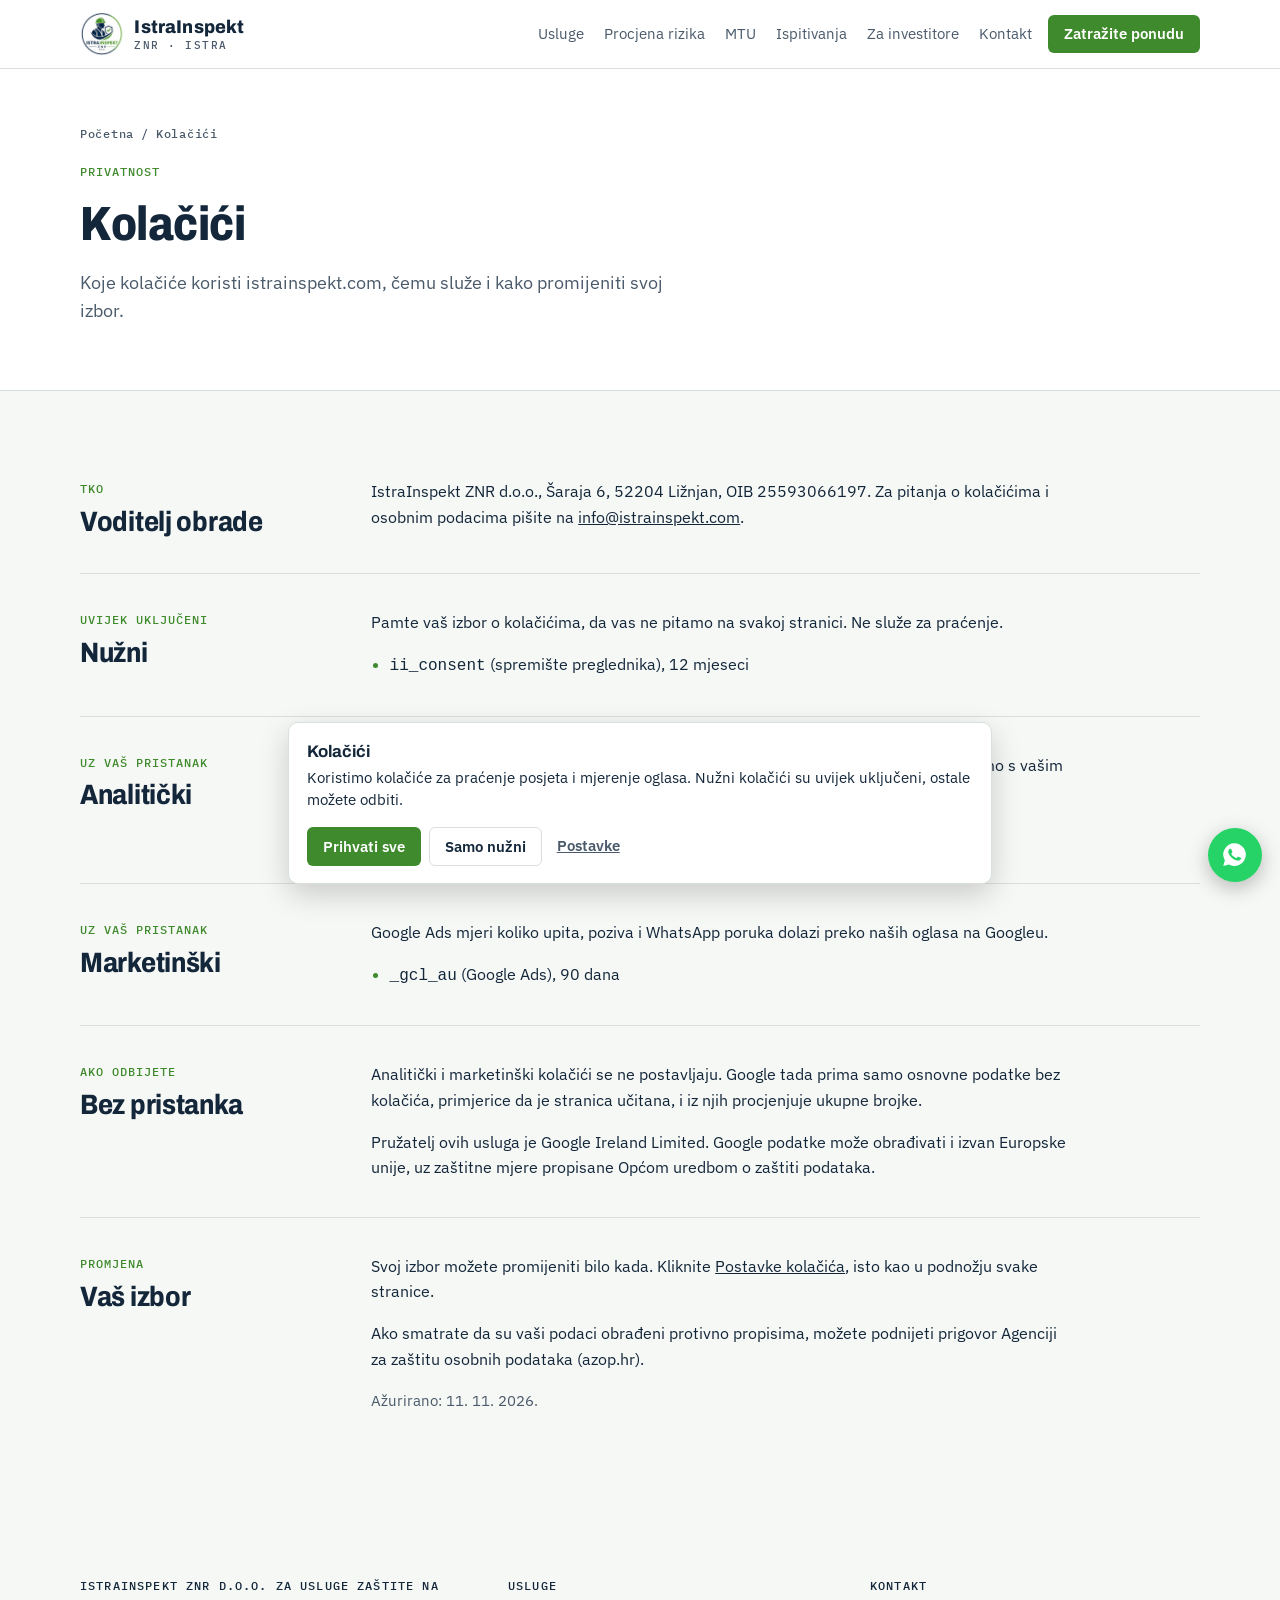
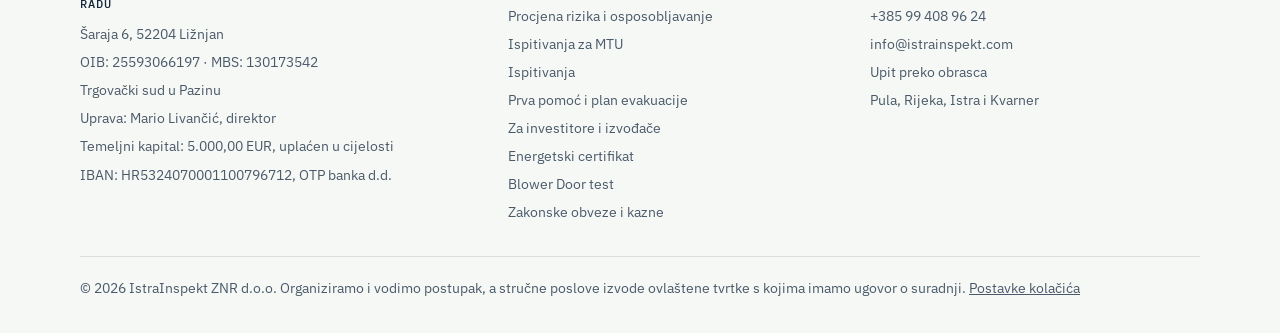
<file: kolacici/index.html>
<!doctype html>
<html lang="hr">
<head>
<meta charset="utf-8">
<meta name="viewport" content="width=device-width, initial-scale=1, viewport-fit=cover">
<title>Kolačići | IstraInspekt ZNR</title>
<meta name="claude:viewport-fit-sides" content="cover">
<meta name="description" content="Koje kolačiće koristi istrainspekt.com i kako promijeniti postavke.">
<meta name="robots" content="noindex, follow">
<link rel="canonical" href="https://istrainspekt.com/kolacici/">
<meta name="theme-color" content="#0f2b46">
<link rel="icon" href="/favicon.ico" sizes="32x32">
<link rel="icon" href="/favicon.png" type="image/png">
<link rel="apple-touch-icon" href="/assets/img/apple-touch-icon.png">
<link rel="preload" as="font" type="font/woff2" href="/assets/fonts/archivo-latin-wdth-normal.woff2" crossorigin>
<link rel="preload" as="font" type="font/woff2" href="/assets/fonts/ibm-plex-sans-latin-400-normal.woff2" crossorigin>
<link rel="stylesheet" href="/assets/css/site.css">
<script>window.dataLayer=window.dataLayer||[];function gtag(){dataLayer.push(arguments);}
(function(){var c=null;try{c=JSON.parse(localStorage.getItem('ii_consent'));if(c&&Date.now()-c.t>31536000000)c=null}catch(e){}
gtag('consent','default',{ad_storage:'denied',ad_user_data:'denied',ad_personalization:'denied',analytics_storage:'denied',functionality_storage:'granted',security_storage:'granted',wait_for_update:500});
gtag('set','ads_data_redaction',true);gtag('set','url_passthrough',true);
if(c){var m=c.m?'granted':'denied';gtag('consent','update',{analytics_storage:c.a?'granted':'denied',ad_storage:m,ad_user_data:m,ad_personalization:m})}})();</script>
<!-- Google Tag Manager -->
<script>(function(w,d,s,l,i){w[l]=w[l]||[];w[l].push({'gtm.start':new Date().getTime(),event:'gtm.js'});var f=d.getElementsByTagName(s)[0],j=d.createElement(s),dl=l!='dataLayer'?'&l='+l:'';j.async=true;j.src='https://www.googletagmanager.com/gtm.js?id='+i+dl;var go=function(){f.parentNode.insertBefore(j,f)};if(d.readyState==='complete')setTimeout(go,1500);else w.addEventListener('load',function(){setTimeout(go,1500)});})(window,document,'script','dataLayer','GTM-WBGSD3ZP');</script>
<!-- Google Analytics 4 i Google Ads konverzije -->
<script>(function(){function go(){var s=document.createElement("script");s.async=true;s.src="https://www.googletagmanager.com/gtag/js?id=G-SNYNY1EYH9";document.head.appendChild(s)}if(document.readyState==="complete")setTimeout(go,1500);else addEventListener("load",function(){setTimeout(go,1500)})})();</script>
<script>window.dataLayer=window.dataLayer||[];function gtag(){dataLayer.push(arguments);}gtag('js',new Date());gtag('config','G-SNYNY1EYH9');gtag('config','AW-10872333170');
document.addEventListener('click',function(e){var a=e.target.closest&&e.target.closest('a[href]');if(!a)return;var h=a.getAttribute('href');var l=/wa\.me|whatsapp/.test(h)?'u5bECLWLtaQdEPLGqsAo':/^tel:/.test(h)?'rfC3CLiLtaQdEPLGqsAo':null;if(l)gtag('event','conversion',{send_to:'AW-10872333170/'+l});},true);</script>
</head>
<body>
<noscript><iframe src="https://www.googletagmanager.com/ns.html?id=GTM-WBGSD3ZP" height="0" width="0" style="display:none;visibility:hidden"></iframe></noscript>
<header class="top">
  <div class="wrap">
    <a class="brand" href="/" aria-label="IstraInspekt ZNR, početna">
      <img src="/assets/img/logo-96.png" width="44" height="44" alt="">
      <span>IstraInspekt<small>ZNR · ISTRA</small></span>
    </a>
    <nav class="nav" id="nav" aria-label="Glavni izbornik">
      <a href="/usluge/">Usluge</a>
      <a href="/procjena-rizika-osposobljavanje/">Procjena rizika</a>
      <a href="/mtu/">MTU</a>
      <a href="/ispitivanja/">Ispitivanja</a>
      <a href="/investitori-izvodaci/">Za investitore</a>
      <a href="/kontakt/">Kontakt</a>
    </nav>
    <button class="menu-btn" id="menuBtn" aria-expanded="false" aria-controls="nav">Izbornik</button>
    <a class="btn btn-primary btn-wa-top" href="/kontakt/#upit">Zatražite ponudu</a>
  </div>
</header>
<main>
<section class="page-hero">
  <div class="wrap solo">
    <div class="copy">
      <nav class="crumbs" aria-label="Putanja"><a href="/">Početna</a><span>/</span><span>Kolačići</span></nav>
      <p class="eyebrow">Privatnost</p>
      <h1>Kolačići</h1>
      <p class="lead">Koje kolačiće koristi istrainspekt.com, čemu služe i kako promijeniti svoj izbor.</p>
    </div>
  </div>
</section><section><div class="wrap">
<div class="topic"><div class="side"><p class="eyebrow">Tko</p><h2>Voditelj obrade</h2></div><div class="body"><p>IstraInspekt ZNR d.o.o., Šaraja 6, 52204 Ližnjan, OIB 25593066197. Za pitanja o kolačićima i osobnim podacima pišite na <a href="mailto:info@istrainspekt.com">info@istrainspekt.com</a>.</p></div></div>
<div class="topic"><div class="side"><p class="eyebrow">Uvijek uključeni</p><h2>Nužni</h2></div><div class="body"><p>Pamte vaš izbor o kolačićima, da vas ne pitamo na svakoj stranici. Ne služe za praćenje.</p><ul><li><code>ii_consent</code> (spremište preglednika), 12 mjeseci</li></ul></div></div>
<div class="topic"><div class="side"><p class="eyebrow">Uz vaš pristanak</p><h2>Analitički</h2></div><div class="body"><p>Google Analytics broji posjete i pokazuje koje se stranice čitaju. Podatke ne povezujemo s vašim imenom.</p><ul><li><code>_ga</code>, <code>_ga_*</code> (Google Analytics), do 2 godine</li></ul></div></div>
<div class="topic"><div class="side"><p class="eyebrow">Uz vaš pristanak</p><h2>Marketinški</h2></div><div class="body"><p>Google Ads mjeri koliko upita, poziva i WhatsApp poruka dolazi preko naših oglasa na Googleu.</p><ul><li><code>_gcl_au</code> (Google Ads), 90 dana</li></ul></div></div>
<div class="topic"><div class="side"><p class="eyebrow">Ako odbijete</p><h2>Bez pristanka</h2></div><div class="body"><p>Analitički i marketinški kolačići se ne postavljaju. Google tada prima samo osnovne podatke bez kolačića, primjerice da je stranica učitana, i iz njih procjenjuje ukupne brojke.</p><p>Pružatelj ovih usluga je Google Ireland Limited. Google podatke može obrađivati i izvan Europske unije, uz zaštitne mjere propisane Općom uredbom o zaštiti podataka.</p></div></div>
<div class="topic"><div class="side"><p class="eyebrow">Promjena</p><h2>Vaš izbor</h2></div><div class="body"><p>Svoj izbor možete promijeniti bilo kada. Kliknite <a href="#" data-ck-open>Postavke kolačića</a>, isto kao u podnožju svake stranice.</p><p>Ako smatrate da su vaši podaci obrađeni protivno propisima, možete podnijeti prigovor Agenciji za zaštitu osobnih podataka (azop.hr).</p><p class="muted">Ažurirano: 11. 11. 2026.</p></div></div>
</div></section>
</main>
<footer>
  <div class="wrap">
    <div class="foot">
      <div>
        <h4>IstraInspekt ZNR d.o.o. za usluge zaštite na radu</h4>
        <ul class="reg">
          <li>Šaraja 6, 52204 Ližnjan</li>
          <li>OIB: 25593066197 · MBS: 130173542</li>
          <li>Trgovački sud u Pazinu</li>
          <li>Uprava: Mario Livančić, direktor</li>
          <li>Temeljni kapital: 5.000,00 EUR, uplaćen u cijelosti</li>
          <li>IBAN: HR5324070001100796712, OTP banka d.d.</li>
        </ul>
      </div>
      <div>
        <h4>Usluge</h4>
        <ul>
          <li><a href="/procjena-rizika-osposobljavanje/">Procjena rizika i osposobljavanje</a></li>
          <li><a href="/mtu/">Ispitivanja za MTU</a></li>
          <li><a href="/ispitivanja/">Ispitivanja</a></li>
          <li><a href="/prva-pomoc-evakuacija/">Prva pomoć i plan evakuacije</a></li>
          <li><a href="/investitori-izvodaci/">Za investitore i izvođače</a></li>
          <li><a href="/energetski-certifikat/">Energetski certifikat</a></li>
          <li><a href="/blower-door-test/">Blower Door test</a></li>
          <li><a href="/obveze-i-kazne/">Zakonske obveze i kazne</a></li>
        </ul>
      </div>
      <div>
        <h4>Kontakt</h4>
        <ul>
          <li><a href="tel:+385994089624" data-track="tel">+385 99 408 96 24</a></li>
          <li><a href="mailto:info@istrainspekt.com" data-track="mail">info@istrainspekt.com</a></li>
          <li><a href="/kontakt/">Upit preko obrasca</a></li>
          <li><a href="/podrucje-rada/">Pula, Rijeka, Istra i Kvarner</a></li>
        </ul>
      </div>
    </div>
    <p class="disclaimer">© 2026 IstraInspekt ZNR d.o.o. Organiziramo i vodimo postupak, a stručne poslove izvode ovlaštene tvrtke s kojima imamo ugovor o suradnji. <a href="#" data-ck-open>Postavke kolačića</a></p>
  </div>
</footer>

<a class="wa-float" href="https://wa.me/385994089624" target="_blank" rel="noopener" aria-label="Pišite nam na WhatsApp" data-track="whatsapp-float">
  <svg viewBox="0 0 24 24" fill="currentColor"><path d="M12 2a10 10 0 0 0-8.6 15.1L2 22l5-1.3A10 10 0 1 0 12 2Zm5.3 14.1c-.2.6-1.3 1.2-1.8 1.2-.5.1-1 .2-3.3-.7-2.8-1.1-4.6-4-4.7-4.2-.1-.2-1.1-1.5-1.1-2.9s.7-2 1-2.3c.2-.3.5-.3.7-.3h.5c.2 0 .4 0 .6.5l.8 2c.1.2.1.4 0 .5l-.3.5-.4.4c-.1.2-.3.3-.1.6.2.3.8 1.3 1.7 2.1 1.2 1 2.1 1.3 2.4 1.5.3.1.5.1.6-.1l.9-1c.2-.3.4-.2.6-.1l1.9.9c.3.1.5.2.5.3.1.2.1.6-.1 1.1Z"/></svg>
</a>
<script src="/assets/js/site.js" defer></script>
</body>
</html>
</file>
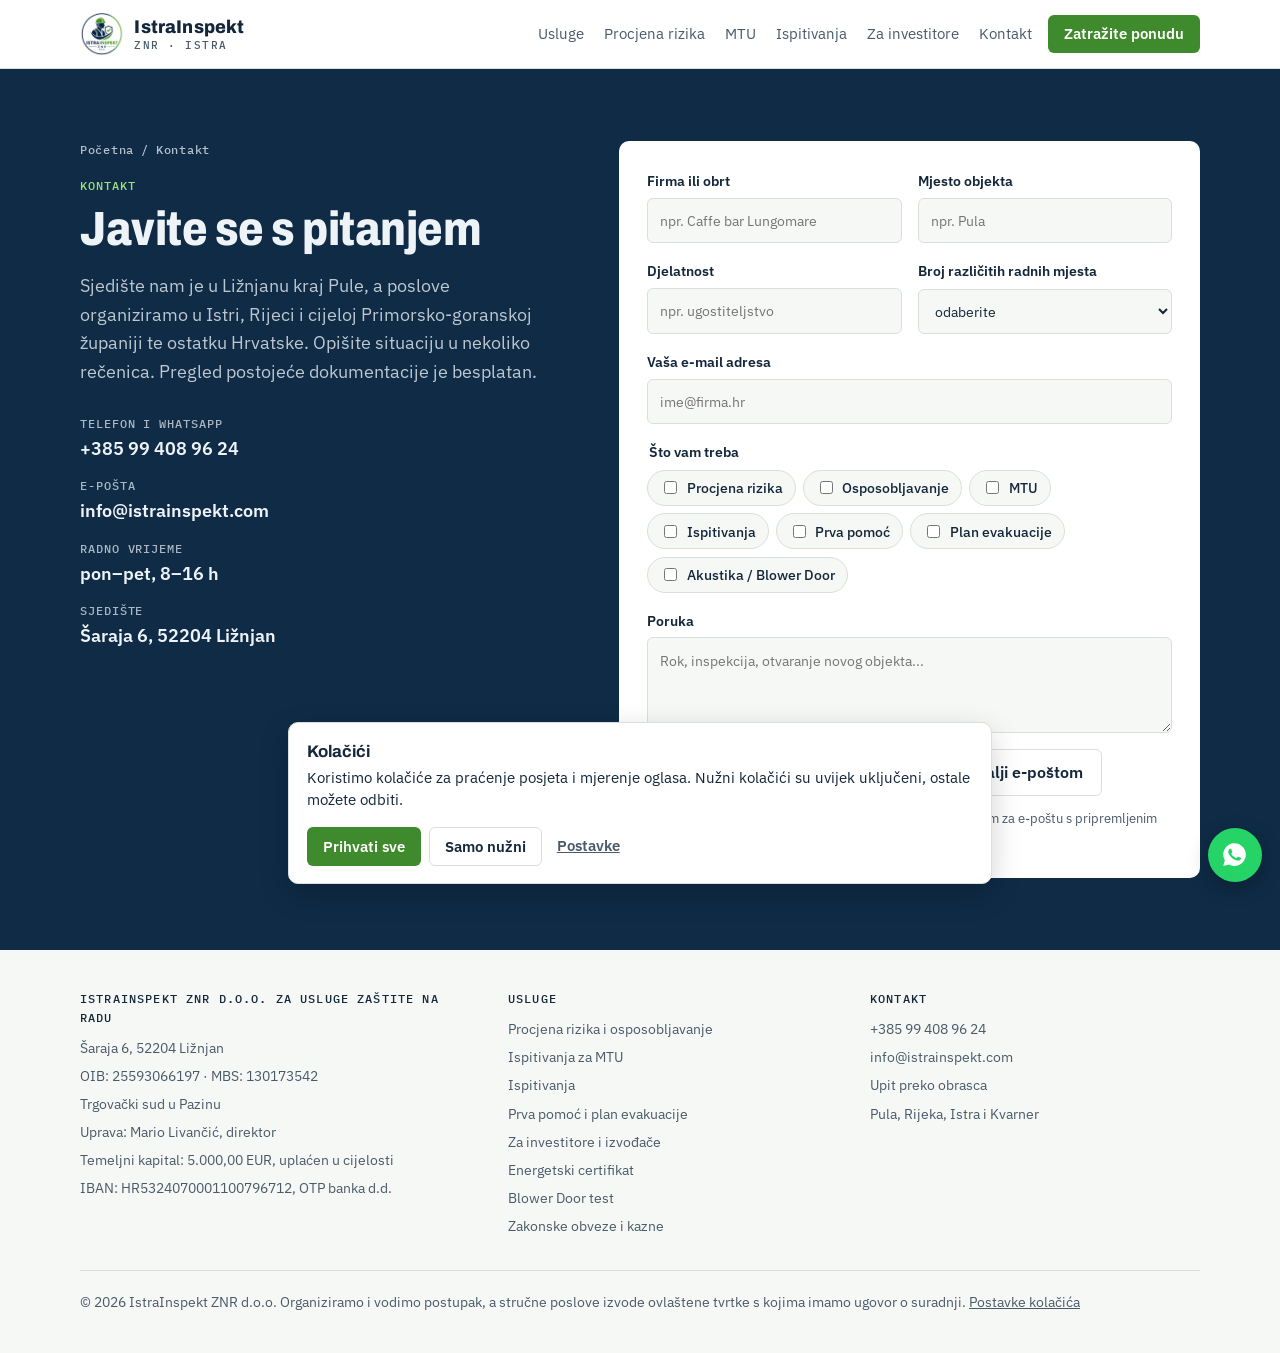
<file: kontakt/index.html>
<!doctype html>
<html lang="hr">
<head>
<meta charset="utf-8">
<meta name="viewport" content="width=device-width, initial-scale=1, viewport-fit=cover">
<title>Kontakt | IstraInspekt ZNR</title>
<meta name="claude:viewport-fit-sides" content="cover">
<meta name="description" content="Pošaljite upit za zaštitu na radu, MTU ili ispitivanja preko WhatsAppa, telefona ili e-pošte. Pregled postojeće dokumentacije je besplatan.">
<link rel="canonical" href="https://istrainspekt.com/kontakt/">
<meta name="theme-color" content="#0f2b46">
<meta property="og:type" content="website">
<meta property="og:locale" content="hr_HR">
<meta property="og:site_name" content="IstraInspekt ZNR">
<meta property="og:title" content="Kontakt | IstraInspekt ZNR">
<meta property="og:description" content="Pošaljite upit za zaštitu na radu, MTU ili ispitivanja preko WhatsAppa, telefona ili e-pošte. Pregled postojeće dokumentacije je besplatan.">
<meta property="og:url" content="https://istrainspekt.com/kontakt/">
<meta property="og:image" content="https://istrainspekt.com/assets/img/og-istrainspekt.jpg">
<link rel="icon" href="/favicon.ico" sizes="32x32">
<link rel="icon" href="/favicon.png" type="image/png">
<link rel="apple-touch-icon" href="/assets/img/apple-touch-icon.png">
<link rel="preload" as="font" type="font/woff2" href="/assets/fonts/archivo-latin-wdth-normal.woff2" crossorigin>
<link rel="preload" as="font" type="font/woff2" href="/assets/fonts/ibm-plex-sans-latin-400-normal.woff2" crossorigin>
<link rel="stylesheet" href="/assets/css/site.css">
<script>window.dataLayer=window.dataLayer||[];function gtag(){dataLayer.push(arguments);}
(function(){var c=null;try{c=JSON.parse(localStorage.getItem('ii_consent'));if(c&&Date.now()-c.t>31536000000)c=null}catch(e){}
gtag('consent','default',{ad_storage:'denied',ad_user_data:'denied',ad_personalization:'denied',analytics_storage:'denied',functionality_storage:'granted',security_storage:'granted',wait_for_update:500});
gtag('set','ads_data_redaction',true);gtag('set','url_passthrough',true);
if(c){var m=c.m?'granted':'denied';gtag('consent','update',{analytics_storage:c.a?'granted':'denied',ad_storage:m,ad_user_data:m,ad_personalization:m})}})();</script>
<!-- Google Tag Manager -->
<script>(function(w,d,s,l,i){w[l]=w[l]||[];w[l].push({'gtm.start':new Date().getTime(),event:'gtm.js'});var f=d.getElementsByTagName(s)[0],j=d.createElement(s),dl=l!='dataLayer'?'&l='+l:'';j.async=true;j.src='https://www.googletagmanager.com/gtm.js?id='+i+dl;var go=function(){f.parentNode.insertBefore(j,f)};if(d.readyState==='complete')setTimeout(go,1500);else w.addEventListener('load',function(){setTimeout(go,1500)});})(window,document,'script','dataLayer','GTM-WBGSD3ZP');</script>
<!-- Google Analytics 4 i Google Ads konverzije -->
<script>(function(){function go(){var s=document.createElement("script");s.async=true;s.src="https://www.googletagmanager.com/gtag/js?id=G-SNYNY1EYH9";document.head.appendChild(s)}if(document.readyState==="complete")setTimeout(go,1500);else addEventListener("load",function(){setTimeout(go,1500)})})();</script>
<script>window.dataLayer=window.dataLayer||[];function gtag(){dataLayer.push(arguments);}gtag('js',new Date());gtag('config','G-SNYNY1EYH9');gtag('config','AW-10872333170');
document.addEventListener('click',function(e){var a=e.target.closest&&e.target.closest('a[href]');if(!a)return;var h=a.getAttribute('href');var l=/wa\.me|whatsapp/.test(h)?'u5bECLWLtaQdEPLGqsAo':/^tel:/.test(h)?'rfC3CLiLtaQdEPLGqsAo':null;if(l)gtag('event','conversion',{send_to:'AW-10872333170/'+l});},true);</script>
<script type="application/ld+json">
{
 "@context": "https://schema.org",
 "@graph": [
  {
   "@type": "ProfessionalService",
   "@id": "https://istrainspekt.com/#firma",
   "name": "IstraInspekt ZNR d.o.o.",
   "url": "https://istrainspekt.com/",
   "logo": "https://istrainspekt.com/assets/img/logo-512.png",
   "image": "https://istrainspekt.com/assets/img/og-istrainspekt.jpg",
   "telephone": "+385994089624",
   "email": "info@istrainspekt.com",
   "vatID": "HR25593066197",
   "address": {
    "@type": "PostalAddress",
    "streetAddress": "Šaraja 6",
    "postalCode": "52204",
    "addressLocality": "Ližnjan",
    "addressCountry": "HR"
   },
   "areaServed": [
    {
     "@type": "AdministrativeArea",
     "name": "Istarska županija"
    },
    {
     "@type": "AdministrativeArea",
     "name": "Primorsko-goranska županija"
    }
   ]
  },
  {
   "@type": "BreadcrumbList",
   "itemListElement": [
    {
     "@type": "ListItem",
     "position": 1,
     "name": "Početna",
     "item": "https://istrainspekt.com/"
    },
    {
     "@type": "ListItem",
     "position": 2,
     "name": "Kontakt",
     "item": "https://istrainspekt.com/kontakt/"
    }
   ]
  }
 ]
}
</script>
</head>
<body>
<noscript><iframe src="https://www.googletagmanager.com/ns.html?id=GTM-WBGSD3ZP" height="0" width="0" style="display:none;visibility:hidden"></iframe></noscript>
<header class="top">
  <div class="wrap">
    <a class="brand" href="/" aria-label="IstraInspekt ZNR, početna">
      <img src="/assets/img/logo-96.png" width="44" height="44" alt="">
      <span>IstraInspekt<small>ZNR · ISTRA</small></span>
    </a>
    <nav class="nav" id="nav" aria-label="Glavni izbornik">
      <a href="/usluge/">Usluge</a>
      <a href="/procjena-rizika-osposobljavanje/">Procjena rizika</a>
      <a href="/mtu/">MTU</a>
      <a href="/ispitivanja/">Ispitivanja</a>
      <a href="/investitori-izvodaci/">Za investitore</a>
      <a href="/kontakt/" aria-current="page">Kontakt</a>
    </nav>
    <button class="menu-btn" id="menuBtn" aria-expanded="false" aria-controls="nav">Izbornik</button>
    <a class="btn btn-primary btn-wa-top" href="#upit">Zatražite ponudu</a>
  </div>
</header>
<main>
<section class="ask" id="upit" style="padding-block:clamp(2.5rem,6vw,4.5rem)">
  <div class="wrap ask-grid">
    <div>
      <nav class="crumbs" aria-label="Putanja" style="color:inherit;opacity:.75"><a href="/">Početna</a><span>/</span><span>Kontakt</span></nav>
      <p class="eyebrow" style="margin-top:1rem">Kontakt</p>
      <h1 style="font-size:clamp(2rem,4.4vw,3rem);font-weight:800;font-stretch:84%;margin-top:.5rem">Javite se s pitanjem</h1>
      <p class="lead" style="margin-top:1rem">Sjedište nam je u Ližnjanu kraj Pule, a poslove organiziramo u Istri, Rijeci i cijeloj Primorsko-goranskoj županiji te ostatku Hrvatske. Opišite situaciju u nekoliko rečenica. Pregled postojeće dokumentacije je besplatan.</p>
      <div class="contact-lines">
        <div><span>Telefon i WhatsApp</span><a href="tel:+385994089624" data-track="tel">+385 99 408 96 24</a></div>
        <div><span>E-pošta</span><a href="mailto:info@istrainspekt.com" data-track="mail">info@istrainspekt.com</a></div>
        <div><span>Radno vrijeme</span><strong>pon–pet, 8–16 h</strong></div>
        <div><span>Sjedište</span><strong>Šaraja 6, 52204 Ližnjan</strong></div>
      </div>
    </div>
    <form class="wa" id="waForm" novalidate>
      <div class="row2">
        <label for="f-firma">Firma ili obrt<input id="f-firma" name="firma" autocomplete="organization" placeholder="npr. Caffe bar Lungomare"></label>
        <label for="f-mjesto">Mjesto objekta<input id="f-mjesto" name="mjesto" autocomplete="address-level2" placeholder="npr. Pula"></label>
      </div>
      <div class="row2">
        <label for="f-djel">Djelatnost<input id="f-djel" name="djelatnost" placeholder="npr. ugostiteljstvo"></label>
        <label for="f-radnici">Broj različitih radnih mjesta
          <select id="f-radnici" name="radnici">
            <option value="">odaberite</option><option>1</option><option>2–3</option><option>4–6</option><option>7–10</option><option>više od 10</option><option>gradilište / novogradnja</option>
          </select>
        </label>
      </div>
      <label for="f-email">Vaša e-mail adresa<input id="f-email" name="email" type="email" autocomplete="email" placeholder="ime@firma.hr"></label>
      <fieldset>
        <legend>Što vam treba</legend>
        <div class="chips">
          <label><input type="checkbox" id="c-pr" value="procjena rizika">Procjena rizika</label>
          <label><input type="checkbox" id="c-os" value="osposobljavanje">Osposobljavanje</label>
          <label><input type="checkbox" id="c-mtu" value="MTU">MTU</label>
          <label><input type="checkbox" id="c-isp" value="ispitivanja">Ispitivanja</label>
          <label><input type="checkbox" id="c-pp" value="prva pomoć">Prva pomoć</label>
          <label><input type="checkbox" id="c-plan" value="plan evakuacije">Plan evakuacije</label>
          <label><input type="checkbox" id="c-ak" value="akustika / Blower Door">Akustika / Blower Door</label>
        </div>
      </fieldset>
      <label for="f-poruka">Poruka<textarea id="f-poruka" name="poruka" placeholder="Rok, inspekcija, otvaranje novog objekta..."></textarea></label>
      <div class="form-foot">
        <a class="btn btn-primary" id="waLink" href="https://wa.me/385994089624" target="_blank" rel="noopener" data-track="whatsapp-form"><svg viewBox="0 0 24 24" fill="currentColor"><path d="M12 2a10 10 0 0 0-8.6 15.1L2 22l5-1.3A10 10 0 1 0 12 2Zm5.3 14.1c-.2.6-1.3 1.2-1.8 1.2-.5.1-1 .2-3.3-.7-2.8-1.1-4.6-4-4.7-4.2-.1-.2-1.1-1.5-1.1-2.9s.7-2 1-2.3c.2-.3.5-.3.7-.3h.5c.2 0 .4 0 .6.5l.8 2c.1.2.1.4 0 .5l-.3.5-.4.4c-.1.2-.3.3-.1.6.2.3.8 1.3 1.7 2.1 1.2 1 2.1 1.3 2.4 1.5.3.1.5.1.6-.1l.9-1c.2-.3.4-.2.6-.1l1.9.9c.3.1.5.2.5.3.1.2.1.6-.1 1.1Z"/></svg> Pošalji preko WhatsAppa</a>
        <a class="btn btn-ghost" id="mailLink" href="mailto:info@istrainspekt.com" data-track="mail-form"><svg viewBox="0 0 24 24" fill="none" stroke="currentColor" stroke-width="2"><rect x="3" y="5" width="18" height="14" rx="2"/><path d="m3 7 9 6 9-6"/></svg> Pošalji e-poštom</a>
        <small>Poruka se ne šalje sama. Otvara se WhatsApp ili vaš program za e-poštu s pripremljenim tekstom, a vi je pošaljete.</small>
      </div>
    </form>
  </div>
</section>
</main>
<footer>
  <div class="wrap">
    <div class="foot">
      <div>
        <h4>IstraInspekt ZNR d.o.o. za usluge zaštite na radu</h4>
        <ul class="reg">
          <li>Šaraja 6, 52204 Ližnjan</li>
          <li>OIB: 25593066197 · MBS: 130173542</li>
          <li>Trgovački sud u Pazinu</li>
          <li>Uprava: Mario Livančić, direktor</li>
          <li>Temeljni kapital: 5.000,00 EUR, uplaćen u cijelosti</li>
          <li>IBAN: HR5324070001100796712, OTP banka d.d.</li>
        </ul>
      </div>
      <div>
        <h4>Usluge</h4>
        <ul>
          <li><a href="/procjena-rizika-osposobljavanje/">Procjena rizika i osposobljavanje</a></li>
          <li><a href="/mtu/">Ispitivanja za MTU</a></li>
          <li><a href="/ispitivanja/">Ispitivanja</a></li>
          <li><a href="/prva-pomoc-evakuacija/">Prva pomoć i plan evakuacije</a></li>
          <li><a href="/investitori-izvodaci/">Za investitore i izvođače</a></li>
          <li><a href="/energetski-certifikat/">Energetski certifikat</a></li>
          <li><a href="/blower-door-test/">Blower Door test</a></li>
          <li><a href="/obveze-i-kazne/">Zakonske obveze i kazne</a></li>
        </ul>
      </div>
      <div>
        <h4>Kontakt</h4>
        <ul>
          <li><a href="tel:+385994089624" data-track="tel">+385 99 408 96 24</a></li>
          <li><a href="mailto:info@istrainspekt.com" data-track="mail">info@istrainspekt.com</a></li>
          <li><a href="/kontakt/">Upit preko obrasca</a></li>
          <li><a href="/podrucje-rada/">Pula, Rijeka, Istra i Kvarner</a></li>
        </ul>
      </div>
    </div>
    <p class="disclaimer">© 2026 IstraInspekt ZNR d.o.o. Organiziramo i vodimo postupak, a stručne poslove izvode ovlaštene tvrtke s kojima imamo ugovor o suradnji. <a href="#" data-ck-open>Postavke kolačića</a></p>
  </div>
</footer>

<a class="wa-float" href="https://wa.me/385994089624" target="_blank" rel="noopener" aria-label="Pišite nam na WhatsApp" data-track="whatsapp-float">
  <svg viewBox="0 0 24 24" fill="currentColor"><path d="M12 2a10 10 0 0 0-8.6 15.1L2 22l5-1.3A10 10 0 1 0 12 2Zm5.3 14.1c-.2.6-1.3 1.2-1.8 1.2-.5.1-1 .2-3.3-.7-2.8-1.1-4.6-4-4.7-4.2-.1-.2-1.1-1.5-1.1-2.9s.7-2 1-2.3c.2-.3.5-.3.7-.3h.5c.2 0 .4 0 .6.5l.8 2c.1.2.1.4 0 .5l-.3.5-.4.4c-.1.2-.3.3-.1.6.2.3.8 1.3 1.7 2.1 1.2 1 2.1 1.3 2.4 1.5.3.1.5.1.6-.1l.9-1c.2-.3.4-.2.6-.1l1.9.9c.3.1.5.2.5.3.1.2.1.6-.1 1.1Z"/></svg>
</a>
<script src="/assets/js/site.js" defer></script>
</body>
</html>
</file>
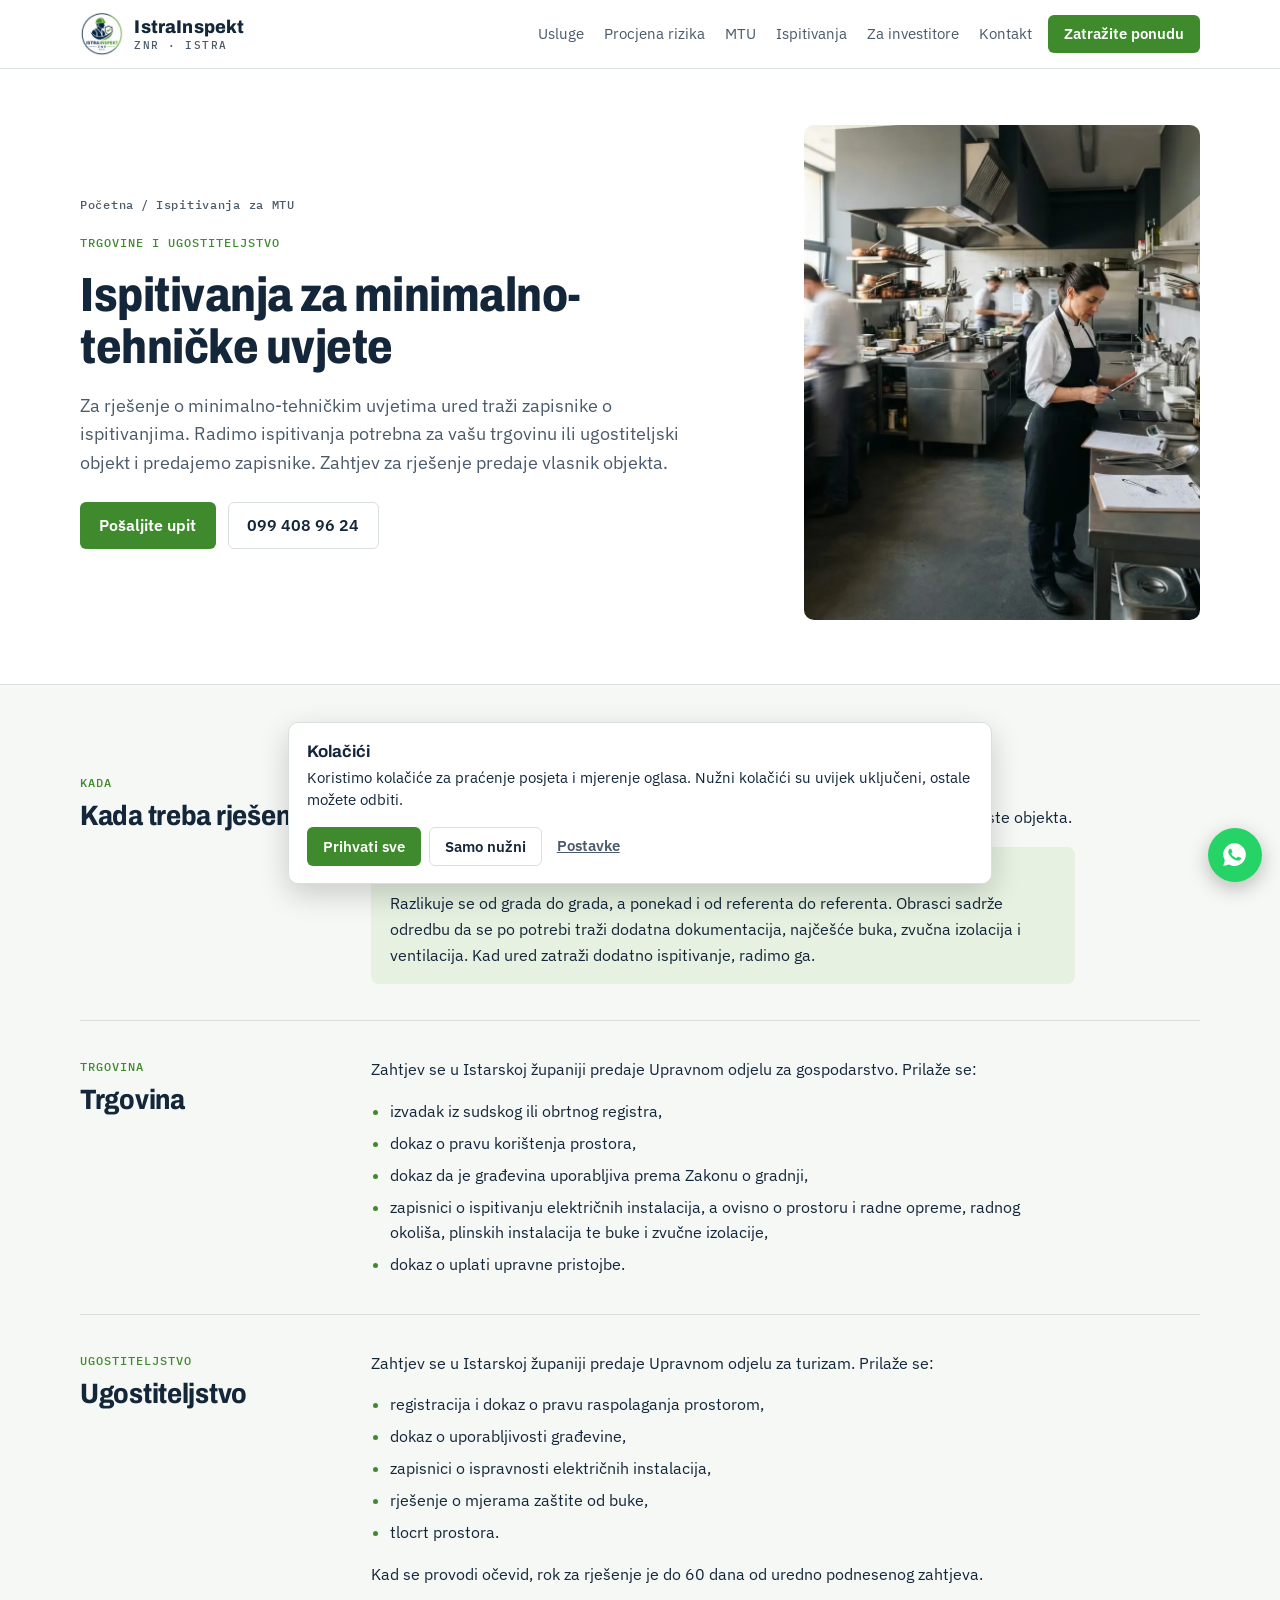
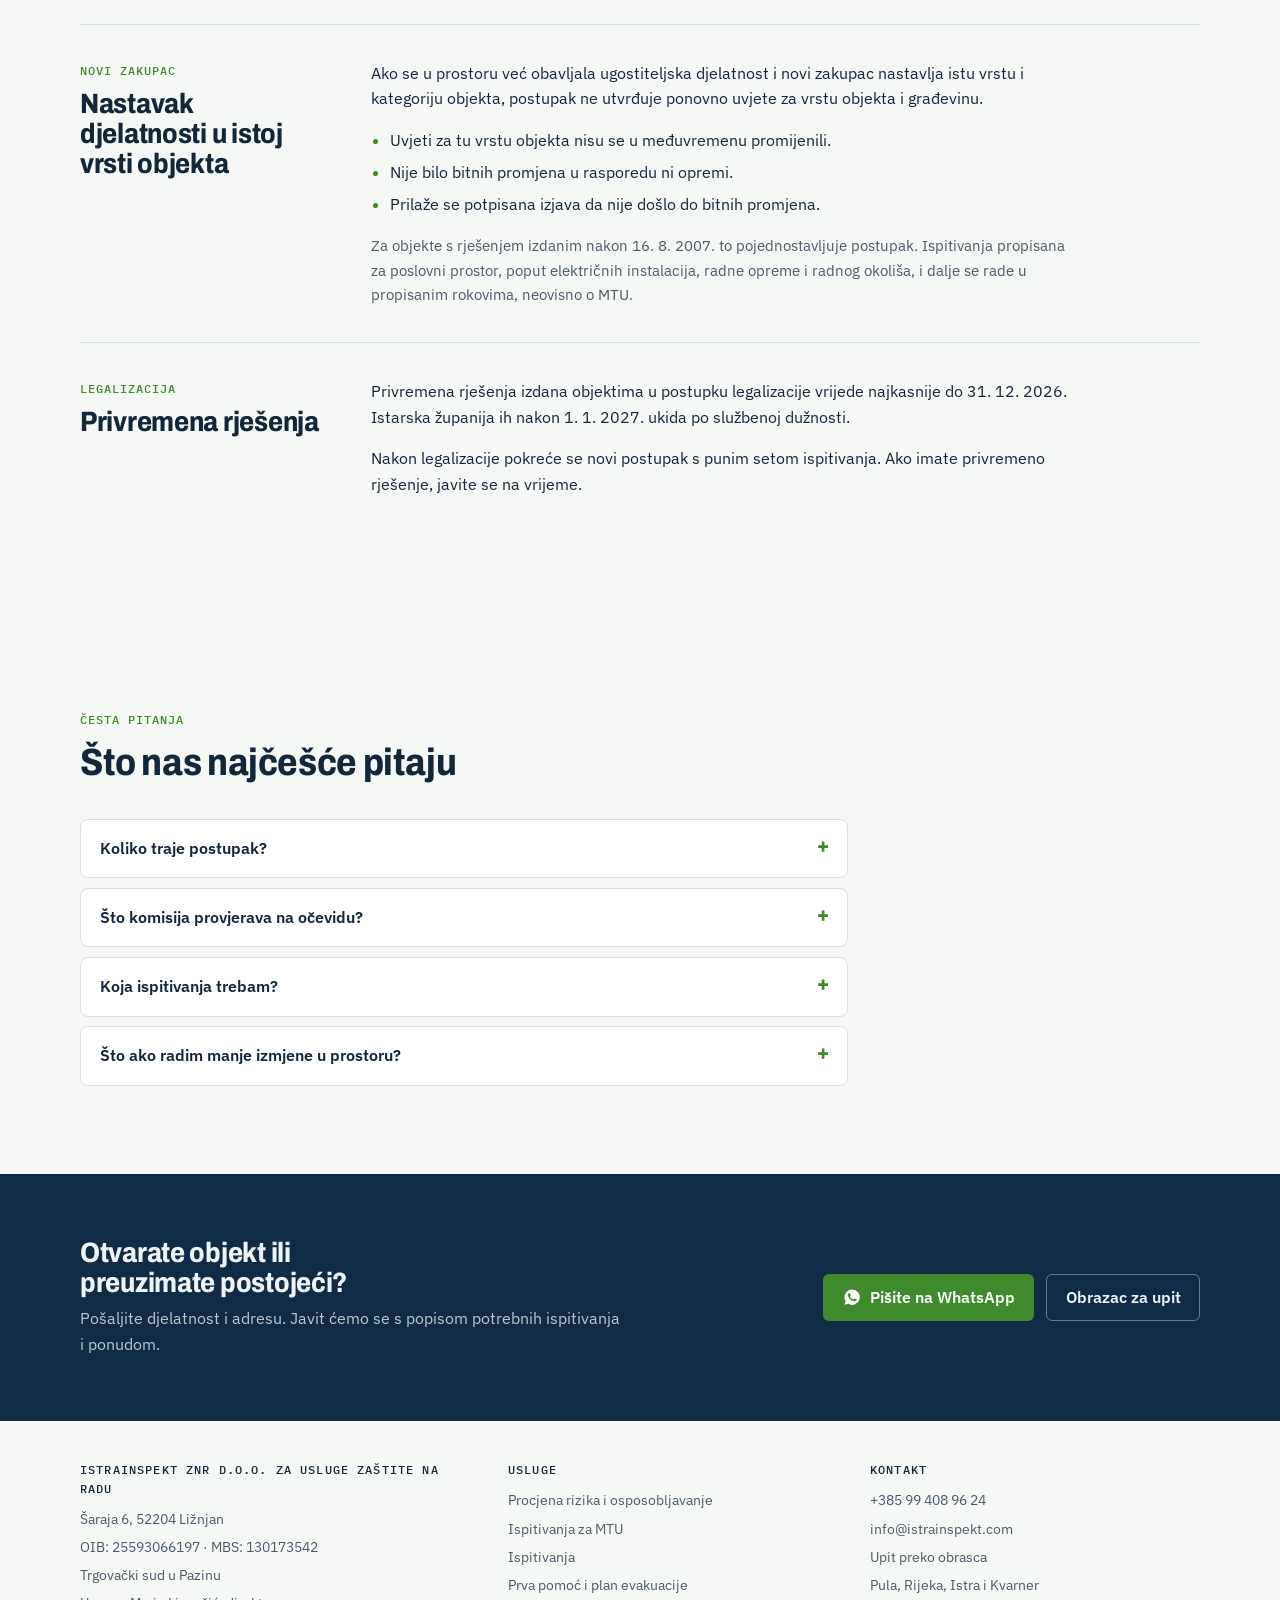
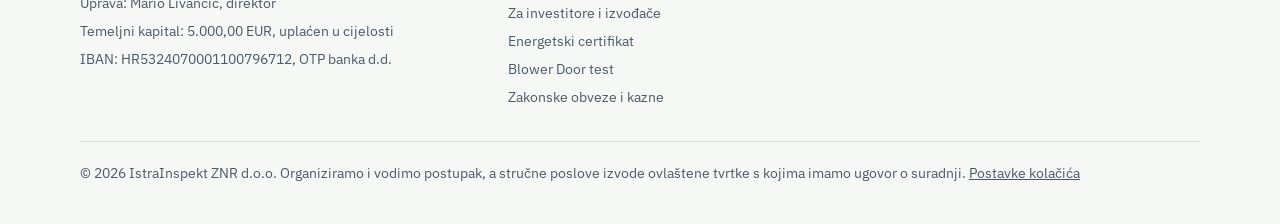
<file: mtu/index.html>
<!doctype html>
<html lang="hr">
<head>
<meta charset="utf-8">
<meta name="viewport" content="width=device-width, initial-scale=1, viewport-fit=cover">
<title>Ispitivanja za minimalno-tehničke uvjete (MTU), Istra | IstraInspekt ZNR</title>
<meta name="claude:viewport-fit-sides" content="cover">
<meta name="description" content="Ispitivanja i zapisnici za rješenje o minimalno-tehničkim uvjetima za trgovine i ugostiteljske objekte u Istri: što ured traži, rokovi, nastavak djelatnosti i privremena rješenja.">
<link rel="canonical" href="https://istrainspekt.com/mtu/">
<meta name="theme-color" content="#0f2b46">
<meta property="og:type" content="website">
<meta property="og:locale" content="hr_HR">
<meta property="og:site_name" content="IstraInspekt ZNR">
<meta property="og:title" content="Ispitivanja za minimalno-tehničke uvjete (MTU), Istra | IstraInspekt ZNR">
<meta property="og:description" content="Ispitivanja i zapisnici za rješenje o minimalno-tehničkim uvjetima za trgovine i ugostiteljske objekte u Istri: što ured traži, rokovi, nastavak djelatnosti i privremena rješenja.">
<meta property="og:url" content="https://istrainspekt.com/mtu/">
<meta property="og:image" content="https://istrainspekt.com/assets/img/og-istrainspekt.jpg">
<link rel="icon" href="/favicon.ico" sizes="32x32">
<link rel="icon" href="/favicon.png" type="image/png">
<link rel="apple-touch-icon" href="/assets/img/apple-touch-icon.png">
<link rel="preload" as="font" type="font/woff2" href="/assets/fonts/archivo-latin-wdth-normal.woff2" crossorigin>
<link rel="preload" as="font" type="font/woff2" href="/assets/fonts/ibm-plex-sans-latin-400-normal.woff2" crossorigin>
<link rel="stylesheet" href="/assets/css/site.css">
<script>window.dataLayer=window.dataLayer||[];function gtag(){dataLayer.push(arguments);}
(function(){var c=null;try{c=JSON.parse(localStorage.getItem('ii_consent'));if(c&&Date.now()-c.t>31536000000)c=null}catch(e){}
gtag('consent','default',{ad_storage:'denied',ad_user_data:'denied',ad_personalization:'denied',analytics_storage:'denied',functionality_storage:'granted',security_storage:'granted',wait_for_update:500});
gtag('set','ads_data_redaction',true);gtag('set','url_passthrough',true);
if(c){var m=c.m?'granted':'denied';gtag('consent','update',{analytics_storage:c.a?'granted':'denied',ad_storage:m,ad_user_data:m,ad_personalization:m})}})();</script>
<!-- Google Tag Manager -->
<script>(function(w,d,s,l,i){w[l]=w[l]||[];w[l].push({'gtm.start':new Date().getTime(),event:'gtm.js'});var f=d.getElementsByTagName(s)[0],j=d.createElement(s),dl=l!='dataLayer'?'&l='+l:'';j.async=true;j.src='https://www.googletagmanager.com/gtm.js?id='+i+dl;var go=function(){f.parentNode.insertBefore(j,f)};if(d.readyState==='complete')setTimeout(go,1500);else w.addEventListener('load',function(){setTimeout(go,1500)});})(window,document,'script','dataLayer','GTM-WBGSD3ZP');</script>
<!-- Google Analytics 4 i Google Ads konverzije -->
<script>(function(){function go(){var s=document.createElement("script");s.async=true;s.src="https://www.googletagmanager.com/gtag/js?id=G-SNYNY1EYH9";document.head.appendChild(s)}if(document.readyState==="complete")setTimeout(go,1500);else addEventListener("load",function(){setTimeout(go,1500)})})();</script>
<script>window.dataLayer=window.dataLayer||[];function gtag(){dataLayer.push(arguments);}gtag('js',new Date());gtag('config','G-SNYNY1EYH9');gtag('config','AW-10872333170');
document.addEventListener('click',function(e){var a=e.target.closest&&e.target.closest('a[href]');if(!a)return;var h=a.getAttribute('href');var l=/wa\.me|whatsapp/.test(h)?'u5bECLWLtaQdEPLGqsAo':/^tel:/.test(h)?'rfC3CLiLtaQdEPLGqsAo':null;if(l)gtag('event','conversion',{send_to:'AW-10872333170/'+l});},true);</script>
<script type="application/ld+json">
{
 "@context": "https://schema.org",
 "@graph": [
  {
   "@type": "ProfessionalService",
   "@id": "https://istrainspekt.com/#firma",
   "name": "IstraInspekt ZNR d.o.o.",
   "url": "https://istrainspekt.com/",
   "logo": "https://istrainspekt.com/assets/img/logo-512.png",
   "image": "https://istrainspekt.com/assets/img/og-istrainspekt.jpg",
   "telephone": "+385994089624",
   "email": "info@istrainspekt.com",
   "vatID": "HR25593066197",
   "address": {
    "@type": "PostalAddress",
    "streetAddress": "Šaraja 6",
    "postalCode": "52204",
    "addressLocality": "Ližnjan",
    "addressCountry": "HR"
   },
   "areaServed": [
    {
     "@type": "AdministrativeArea",
     "name": "Istarska županija"
    },
    {
     "@type": "AdministrativeArea",
     "name": "Primorsko-goranska županija"
    }
   ]
  },
  {
   "@type": "BreadcrumbList",
   "itemListElement": [
    {
     "@type": "ListItem",
     "position": 1,
     "name": "Početna",
     "item": "https://istrainspekt.com/"
    },
    {
     "@type": "ListItem",
     "position": 2,
     "name": "Ispitivanja za MTU",
     "item": "https://istrainspekt.com/mtu/"
    }
   ]
  },
  {
   "@type": "FAQPage",
   "mainEntity": [
    {
     "@type": "Question",
     "name": "Koliko traje postupak?",
     "acceptedAnswer": {
      "@type": "Answer",
      "text": "Za ugostiteljske objekte do 60 dana od uredno podnesenog zahtjeva kad se provodi očevid. U praksi najviše ovisi o tome je li dokumentacija potpuna kad se preda."
     }
    },
    {
     "@type": "Question",
     "name": "Što komisija provjerava na očevidu?",
     "acceptedAnswer": {
      "@type": "Answer",
      "text": "Odgovara li stanje minimalnim uvjetima za tu vrstu objekta: raspored i namjenu prostorija, visinu, sanitarni čvor, prostor za pripremu i skladištenje, opremu, ispravnost instalacija prema priloženim zapisnicima i odgovara li prostor zahtjevu i tlocrtu."
     }
    },
    {
     "@type": "Question",
     "name": "Koja ispitivanja trebam?",
     "acceptedAnswer": {
      "@type": "Answer",
      "text": "Najčešće zapisnike o ispitivanju električnih instalacija, ventilacije, radne opreme, radnog okoliša, panik rasvjete i tipkala za isklop. Ovisno o objektu i procjeni voditelja postupka mogu se tražiti i mjerenje buke, zvučne izolacije ili rješenje Ministarstva zdravstva."
     }
    },
    {
     "@type": "Question",
     "name": "Što ako radim manje izmjene u prostoru?",
     "acceptedAnswer": {
      "@type": "Answer",
      "text": "Kod manjih izmjena provjerava se vrijede li postojeći zapisnici i ranije rješenje. Preuređenje, povećanje kapaciteta i promjena kategorije su bitne promjene i traže novo rješenje."
     }
    }
   ]
  }
 ]
}
</script>
</head>
<body>
<noscript><iframe src="https://www.googletagmanager.com/ns.html?id=GTM-WBGSD3ZP" height="0" width="0" style="display:none;visibility:hidden"></iframe></noscript>
<header class="top">
  <div class="wrap">
    <a class="brand" href="/" aria-label="IstraInspekt ZNR, početna">
      <img src="/assets/img/logo-96.png" width="44" height="44" alt="">
      <span>IstraInspekt<small>ZNR · ISTRA</small></span>
    </a>
    <nav class="nav" id="nav" aria-label="Glavni izbornik">
      <a href="/usluge/">Usluge</a>
      <a href="/procjena-rizika-osposobljavanje/">Procjena rizika</a>
      <a href="/mtu/" aria-current="page">MTU</a>
      <a href="/ispitivanja/">Ispitivanja</a>
      <a href="/investitori-izvodaci/">Za investitore</a>
      <a href="/kontakt/">Kontakt</a>
    </nav>
    <button class="menu-btn" id="menuBtn" aria-expanded="false" aria-controls="nav">Izbornik</button>
    <a class="btn btn-primary btn-wa-top" href="/kontakt/#upit">Zatražite ponudu</a>
  </div>
</header>
<main>
<section class="page-hero">
  <div class="wrap">
    <div class="copy">
      <nav class="crumbs" aria-label="Putanja"><a href="/">Početna</a><span>/</span><span>Ispitivanja za MTU</span></nav>
      <p class="eyebrow">Trgovine i ugostiteljstvo</p>
      <h1>Ispitivanja za minimalno-tehničke uvjete</h1>
      <p class="lead">Za rješenje o minimalno-tehničkim uvjetima ured traži zapisnike o ispitivanjima. Radimo ispitivanja potrebna za vašu trgovinu ili ugostiteljski objekt i predajemo zapisnike. Zahtjev za rješenje predaje vlasnik objekta.</p>
      <div class="hero-cta">
        <a class="btn btn-primary" href="/kontakt/#upit">Pošaljite upit</a>
        <a class="btn btn-ghost" href="tel:+385994089624" data-track="tel">099 408 96 24</a>
      </div>
    </div>
    <figure><img src="/assets/img/ugostiteljski-objekt-kuhinja.webp" width="900" height="1125" alt="Kuhinja ugostiteljskog objekta" fetchpriority="high"></figure>
  </div>
</section><section><div class="wrap"><div class="topic" id=""><div class="side"><p class="eyebrow">Kada</p><h2>Kada treba rješenje</h2></div><div class="body"><ul><li>Prije otvaranja novog ugostiteljskog objekta ili trgovine.</li><li>Nakon bitnih promjena: preuređenja prostora, povećanja kapaciteta ili promjene vrste objekta.</li></ul><p class="callout"><strong>Popis dokumenata nije isti svugdje</strong>Razlikuje se od grada do grada, a ponekad i od referenta do referenta. Obrasci sadrže odredbu da se po potrebi traži dodatna dokumentacija, najčešće buka, zvučna izolacija i ventilacija. Kad ured zatraži dodatno ispitivanje, radimo ga.</p></div></div>
<div class="topic" id=""><div class="side"><p class="eyebrow">Trgovina</p><h2>Trgovina</h2></div><div class="body"><p>Zahtjev se u Istarskoj županiji predaje Upravnom odjelu za gospodarstvo. Prilaže se:</p><ul><li>izvadak iz sudskog ili obrtnog registra,</li><li>dokaz o pravu korištenja prostora,</li><li>dokaz da je građevina uporabljiva prema Zakonu o gradnji,</li><li>zapisnici o ispitivanju električnih instalacija, a ovisno o prostoru i radne opreme, radnog okoliša, plinskih instalacija te buke i zvučne izolacije,</li><li>dokaz o uplati upravne pristojbe.</li></ul></div></div>
<div class="topic" id=""><div class="side"><p class="eyebrow">Ugostiteljstvo</p><h2>Ugostiteljstvo</h2></div><div class="body"><p>Zahtjev se u Istarskoj županiji predaje Upravnom odjelu za turizam. Prilaže se:</p><ul><li>registracija i dokaz o pravu raspolaganja prostorom,</li><li>dokaz o uporabljivosti građevine,</li><li>zapisnici o ispravnosti električnih instalacija,</li><li>rješenje o mjerama zaštite od buke,</li><li>tlocrt prostora.</li></ul><p>Kad se provodi očevid, rok za rješenje je do 60 dana od uredno podnesenog zahtjeva.</p></div></div>
<div class="topic" id=""><div class="side"><p class="eyebrow">Novi zakupac</p><h2>Nastavak djelatnosti u istoj vrsti objekta</h2></div><div class="body"><p>Ako se u prostoru već obavljala ugostiteljska djelatnost i novi zakupac nastavlja istu vrstu i kategoriju objekta, postupak ne utvrđuje ponovno uvjete za vrstu objekta i građevinu.</p><ul><li>Uvjeti za tu vrstu objekta nisu se u međuvremenu promijenili.</li><li>Nije bilo bitnih promjena u rasporedu ni opremi.</li><li>Prilaže se potpisana izjava da nije došlo do bitnih promjena.</li></ul><p class="muted">Za objekte s rješenjem izdanim nakon 16. 8. 2007. to pojednostavljuje postupak. Ispitivanja propisana za poslovni prostor, poput električnih instalacija, radne opreme i radnog okoliša, i dalje se rade u propisanim rokovima, neovisno o MTU.</p></div></div>
<div class="topic" id=""><div class="side"><p class="eyebrow">Legalizacija</p><h2>Privremena rješenja</h2></div><div class="body"><p>Privremena rješenja izdana objektima u postupku legalizacije vrijede najkasnije do 31. 12. 2026. Istarska županija ih nakon 1. 1. 2027. ukida po službenoj dužnosti.</p><p>Nakon legalizacije pokreće se novi postupak s punim setom ispitivanja. Ako imate privremeno rješenje, javite se na vrijeme.</p></div></div></div></section><section id="pitanja">
  <div class="wrap">
    <div class="sec-head"><p class="eyebrow">Česta pitanja</p><h2>Što nas najčešće pitaju</h2></div>
    <div class="faq">
      <details><summary>Koliko traje postupak?</summary><p>Za ugostiteljske objekte do 60 dana od uredno podnesenog zahtjeva kad se provodi očevid. U praksi najviše ovisi o tome je li dokumentacija potpuna kad se preda.</p></details>
      <details><summary>Što komisija provjerava na očevidu?</summary><p>Odgovara li stanje minimalnim uvjetima za tu vrstu objekta: raspored i namjenu prostorija, visinu, sanitarni čvor, prostor za pripremu i skladištenje, opremu, ispravnost instalacija prema priloženim zapisnicima i odgovara li prostor zahtjevu i tlocrtu.</p></details>
      <details><summary>Koja ispitivanja trebam?</summary><p>Najčešće zapisnike o ispitivanju električnih instalacija, ventilacije, radne opreme, radnog okoliša, panik rasvjete i tipkala za isklop. Ovisno o objektu i procjeni voditelja postupka mogu se tražiti i mjerenje buke, zvučne izolacije ili rješenje Ministarstva zdravstva.</p></details>
      <details><summary>Što ako radim manje izmjene u prostoru?</summary><p>Kod manjih izmjena provjerava se vrijede li postojeći zapisnici i ranije rješenje. Preuređenje, povećanje kapaciteta i promjena kategorije su bitne promjene i traže novo rješenje.</p></details>
    </div>
  </div>
</section><section class="band">
  <div class="wrap">
    <div><h2>Otvarate objekt ili preuzimate postojeći?</h2><p>Pošaljite djelatnost i adresu. Javit ćemo se s popisom potrebnih ispitivanja i ponudom.</p></div>
    <div class="acts">
      <a class="btn btn-primary" href="https://wa.me/385994089624" target="_blank" rel="noopener" data-track="whatsapp-band"><svg viewBox="0 0 24 24" fill="currentColor"><path d="M12 2a10 10 0 0 0-8.6 15.1L2 22l5-1.3A10 10 0 1 0 12 2Zm5.3 14.1c-.2.6-1.3 1.2-1.8 1.2-.5.1-1 .2-3.3-.7-2.8-1.1-4.6-4-4.7-4.2-.1-.2-1.1-1.5-1.1-2.9s.7-2 1-2.3c.2-.3.5-.3.7-.3h.5c.2 0 .4 0 .6.5l.8 2c.1.2.1.4 0 .5l-.3.5-.4.4c-.1.2-.3.3-.1.6.2.3.8 1.3 1.7 2.1 1.2 1 2.1 1.3 2.4 1.5.3.1.5.1.6-.1l.9-1c.2-.3.4-.2.6-.1l1.9.9c.3.1.5.2.5.3.1.2.1.6-.1 1.1Z"/></svg> Pišite na WhatsApp</a>
      <a class="btn btn-ghost" href="/kontakt/#upit">Obrazac za upit</a>
    </div>
  </div>
</section>
</main>
<footer>
  <div class="wrap">
    <div class="foot">
      <div>
        <h4>IstraInspekt ZNR d.o.o. za usluge zaštite na radu</h4>
        <ul class="reg">
          <li>Šaraja 6, 52204 Ližnjan</li>
          <li>OIB: 25593066197 · MBS: 130173542</li>
          <li>Trgovački sud u Pazinu</li>
          <li>Uprava: Mario Livančić, direktor</li>
          <li>Temeljni kapital: 5.000,00 EUR, uplaćen u cijelosti</li>
          <li>IBAN: HR5324070001100796712, OTP banka d.d.</li>
        </ul>
      </div>
      <div>
        <h4>Usluge</h4>
        <ul>
          <li><a href="/procjena-rizika-osposobljavanje/">Procjena rizika i osposobljavanje</a></li>
          <li><a href="/mtu/">Ispitivanja za MTU</a></li>
          <li><a href="/ispitivanja/">Ispitivanja</a></li>
          <li><a href="/prva-pomoc-evakuacija/">Prva pomoć i plan evakuacije</a></li>
          <li><a href="/investitori-izvodaci/">Za investitore i izvođače</a></li>
          <li><a href="/energetski-certifikat/">Energetski certifikat</a></li>
          <li><a href="/blower-door-test/">Blower Door test</a></li>
          <li><a href="/obveze-i-kazne/">Zakonske obveze i kazne</a></li>
        </ul>
      </div>
      <div>
        <h4>Kontakt</h4>
        <ul>
          <li><a href="tel:+385994089624" data-track="tel">+385 99 408 96 24</a></li>
          <li><a href="mailto:info@istrainspekt.com" data-track="mail">info@istrainspekt.com</a></li>
          <li><a href="/kontakt/">Upit preko obrasca</a></li>
          <li><a href="/podrucje-rada/">Pula, Rijeka, Istra i Kvarner</a></li>
        </ul>
      </div>
    </div>
    <p class="disclaimer">© 2026 IstraInspekt ZNR d.o.o. Organiziramo i vodimo postupak, a stručne poslove izvode ovlaštene tvrtke s kojima imamo ugovor o suradnji. <a href="#" data-ck-open>Postavke kolačića</a></p>
  </div>
</footer>

<a class="wa-float" href="https://wa.me/385994089624" target="_blank" rel="noopener" aria-label="Pišite nam na WhatsApp" data-track="whatsapp-float">
  <svg viewBox="0 0 24 24" fill="currentColor"><path d="M12 2a10 10 0 0 0-8.6 15.1L2 22l5-1.3A10 10 0 1 0 12 2Zm5.3 14.1c-.2.6-1.3 1.2-1.8 1.2-.5.1-1 .2-3.3-.7-2.8-1.1-4.6-4-4.7-4.2-.1-.2-1.1-1.5-1.1-2.9s.7-2 1-2.3c.2-.3.5-.3.7-.3h.5c.2 0 .4 0 .6.5l.8 2c.1.2.1.4 0 .5l-.3.5-.4.4c-.1.2-.3.3-.1.6.2.3.8 1.3 1.7 2.1 1.2 1 2.1 1.3 2.4 1.5.3.1.5.1.6-.1l.9-1c.2-.3.4-.2.6-.1l1.9.9c.3.1.5.2.5.3.1.2.1.6-.1 1.1Z"/></svg>
</a>
<script src="/assets/js/site.js" defer></script>
</body>
</html>
</file>
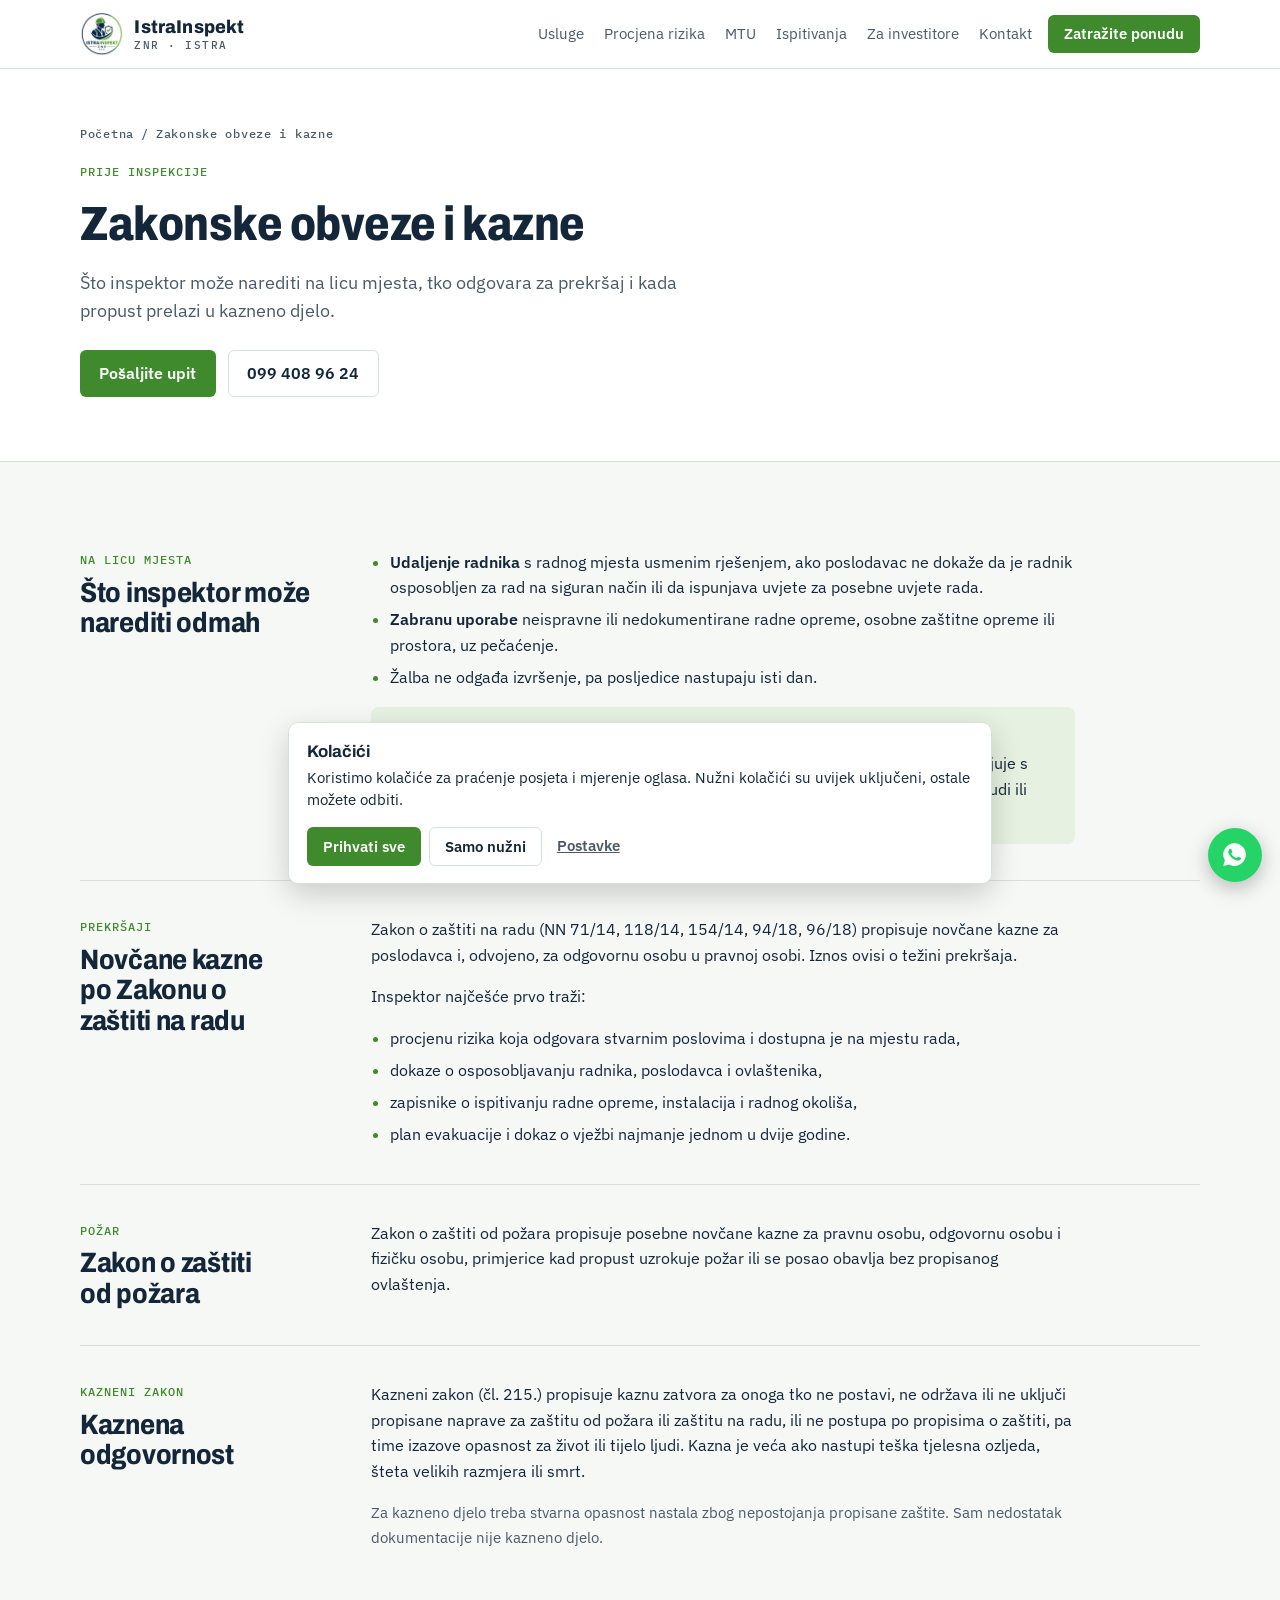
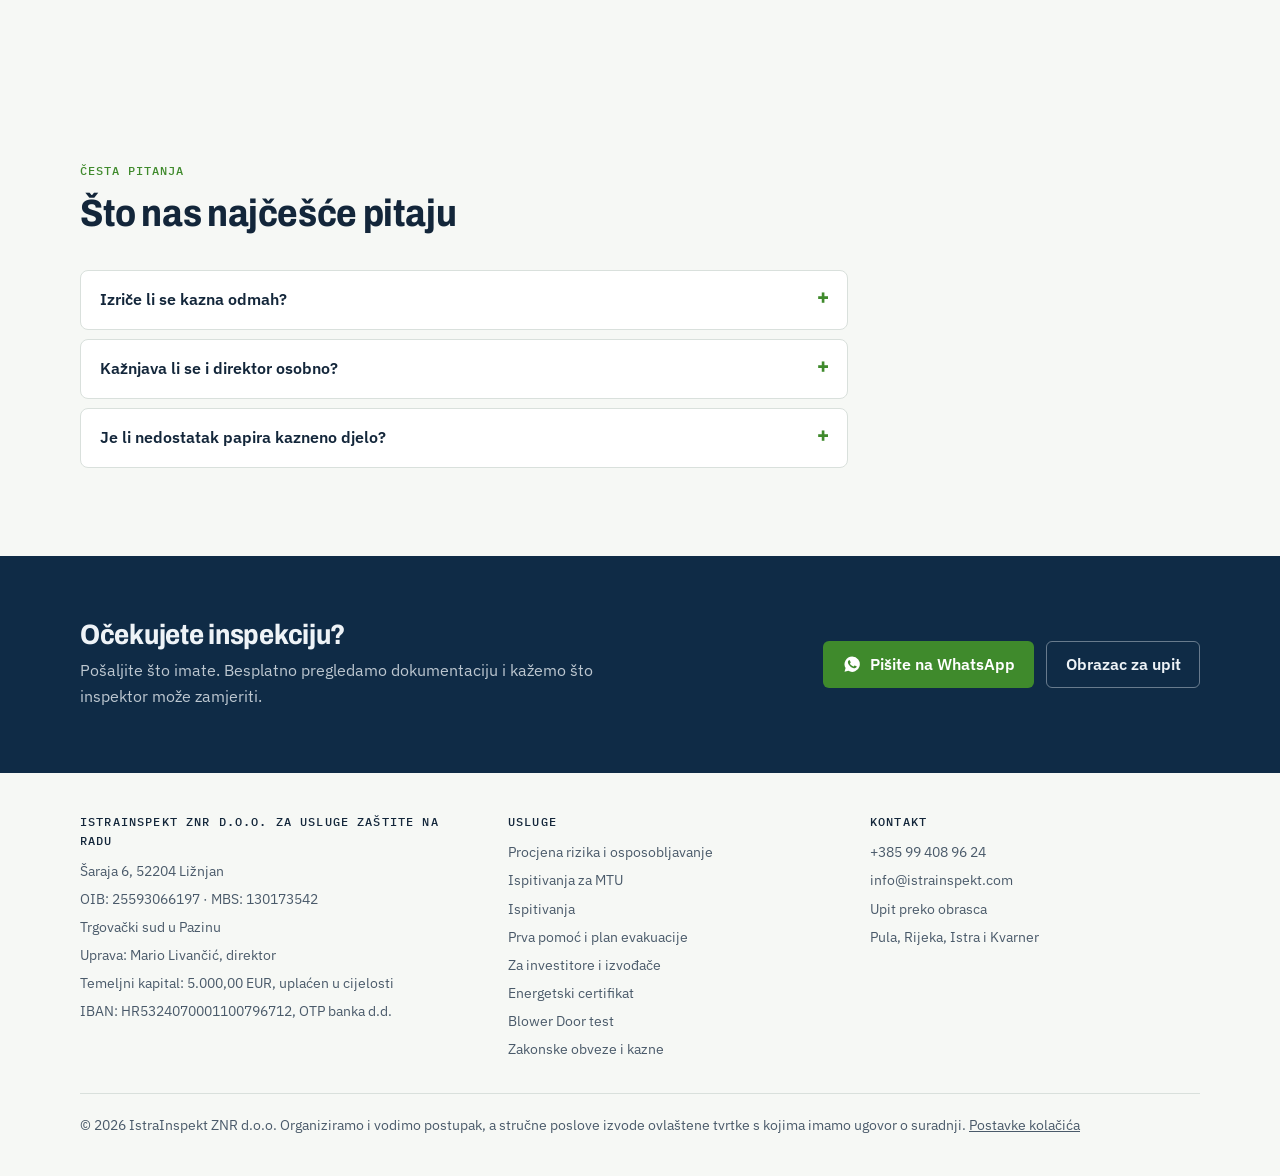
<file: obveze-i-kazne/index.html>
<!doctype html>
<html lang="hr">
<head>
<meta charset="utf-8">
<meta name="viewport" content="width=device-width, initial-scale=1, viewport-fit=cover">
<title>Zakonske obveze i kazne zaštite na radu | IstraInspekt ZNR</title>
<meta name="claude:viewport-fit-sides" content="cover">
<meta name="description" content="Što inspektor može narediti odmah, kako se kažnjavaju poslodavac i odgovorna osoba te kada propust u zaštiti na radu i zaštiti od požara postaje kazneno djelo.">
<link rel="canonical" href="https://istrainspekt.com/obveze-i-kazne/">
<meta name="theme-color" content="#0f2b46">
<meta property="og:type" content="website">
<meta property="og:locale" content="hr_HR">
<meta property="og:site_name" content="IstraInspekt ZNR">
<meta property="og:title" content="Zakonske obveze i kazne zaštite na radu | IstraInspekt ZNR">
<meta property="og:description" content="Što inspektor može narediti odmah, kako se kažnjavaju poslodavac i odgovorna osoba te kada propust u zaštiti na radu i zaštiti od požara postaje kazneno djelo.">
<meta property="og:url" content="https://istrainspekt.com/obveze-i-kazne/">
<meta property="og:image" content="https://istrainspekt.com/assets/img/og-istrainspekt.jpg">
<link rel="icon" href="/favicon.ico" sizes="32x32">
<link rel="icon" href="/favicon.png" type="image/png">
<link rel="apple-touch-icon" href="/assets/img/apple-touch-icon.png">
<link rel="preload" as="font" type="font/woff2" href="/assets/fonts/archivo-latin-wdth-normal.woff2" crossorigin>
<link rel="preload" as="font" type="font/woff2" href="/assets/fonts/ibm-plex-sans-latin-400-normal.woff2" crossorigin>
<link rel="stylesheet" href="/assets/css/site.css">
<script>window.dataLayer=window.dataLayer||[];function gtag(){dataLayer.push(arguments);}
(function(){var c=null;try{c=JSON.parse(localStorage.getItem('ii_consent'));if(c&&Date.now()-c.t>31536000000)c=null}catch(e){}
gtag('consent','default',{ad_storage:'denied',ad_user_data:'denied',ad_personalization:'denied',analytics_storage:'denied',functionality_storage:'granted',security_storage:'granted',wait_for_update:500});
gtag('set','ads_data_redaction',true);gtag('set','url_passthrough',true);
if(c){var m=c.m?'granted':'denied';gtag('consent','update',{analytics_storage:c.a?'granted':'denied',ad_storage:m,ad_user_data:m,ad_personalization:m})}})();</script>
<!-- Google Tag Manager -->
<script>(function(w,d,s,l,i){w[l]=w[l]||[];w[l].push({'gtm.start':new Date().getTime(),event:'gtm.js'});var f=d.getElementsByTagName(s)[0],j=d.createElement(s),dl=l!='dataLayer'?'&l='+l:'';j.async=true;j.src='https://www.googletagmanager.com/gtm.js?id='+i+dl;var go=function(){f.parentNode.insertBefore(j,f)};if(d.readyState==='complete')setTimeout(go,1500);else w.addEventListener('load',function(){setTimeout(go,1500)});})(window,document,'script','dataLayer','GTM-WBGSD3ZP');</script>
<!-- Google Analytics 4 i Google Ads konverzije -->
<script>(function(){function go(){var s=document.createElement("script");s.async=true;s.src="https://www.googletagmanager.com/gtag/js?id=G-SNYNY1EYH9";document.head.appendChild(s)}if(document.readyState==="complete")setTimeout(go,1500);else addEventListener("load",function(){setTimeout(go,1500)})})();</script>
<script>window.dataLayer=window.dataLayer||[];function gtag(){dataLayer.push(arguments);}gtag('js',new Date());gtag('config','G-SNYNY1EYH9');gtag('config','AW-10872333170');
document.addEventListener('click',function(e){var a=e.target.closest&&e.target.closest('a[href]');if(!a)return;var h=a.getAttribute('href');var l=/wa\.me|whatsapp/.test(h)?'u5bECLWLtaQdEPLGqsAo':/^tel:/.test(h)?'rfC3CLiLtaQdEPLGqsAo':null;if(l)gtag('event','conversion',{send_to:'AW-10872333170/'+l});},true);</script>
<script type="application/ld+json">
{
 "@context": "https://schema.org",
 "@graph": [
  {
   "@type": "ProfessionalService",
   "@id": "https://istrainspekt.com/#firma",
   "name": "IstraInspekt ZNR d.o.o.",
   "url": "https://istrainspekt.com/",
   "logo": "https://istrainspekt.com/assets/img/logo-512.png",
   "image": "https://istrainspekt.com/assets/img/og-istrainspekt.jpg",
   "telephone": "+385994089624",
   "email": "info@istrainspekt.com",
   "vatID": "HR25593066197",
   "address": {
    "@type": "PostalAddress",
    "streetAddress": "Šaraja 6",
    "postalCode": "52204",
    "addressLocality": "Ližnjan",
    "addressCountry": "HR"
   },
   "areaServed": [
    {
     "@type": "AdministrativeArea",
     "name": "Istarska županija"
    },
    {
     "@type": "AdministrativeArea",
     "name": "Primorsko-goranska županija"
    }
   ]
  },
  {
   "@type": "BreadcrumbList",
   "itemListElement": [
    {
     "@type": "ListItem",
     "position": 1,
     "name": "Početna",
     "item": "https://istrainspekt.com/"
    },
    {
     "@type": "ListItem",
     "position": 2,
     "name": "Zakonske obveze i kazne",
     "item": "https://istrainspekt.com/obveze-i-kazne/"
    }
   ]
  },
  {
   "@type": "FAQPage",
   "mainEntity": [
    {
     "@type": "Question",
     "name": "Izriče li se kazna odmah?",
     "acceptedAnswer": {
      "@type": "Answer",
      "text": "Obično ne. Inspektor prvo usmeno naredi otklanjanje nedostatka ili udaljenje radnika. Kazna najčešće slijedi ako se naređeno ne izvrši."
     }
    },
    {
     "@type": "Question",
     "name": "Kažnjava li se i direktor osobno?",
     "acceptedAnswer": {
      "@type": "Answer",
      "text": "Da. Uz poslodavca kao pravnu osobu posebno se kažnjava i odgovorna osoba u pravnoj osobi."
     }
    },
    {
     "@type": "Question",
     "name": "Je li nedostatak papira kazneno djelo?",
     "acceptedAnswer": {
      "@type": "Answer",
      "text": "Ne sam po sebi. Za kazneno djelo treba stvarna opasnost za život ili tijelo nastala zbog nepostojanja propisane zaštite."
     }
    }
   ]
  }
 ]
}
</script>
</head>
<body>
<noscript><iframe src="https://www.googletagmanager.com/ns.html?id=GTM-WBGSD3ZP" height="0" width="0" style="display:none;visibility:hidden"></iframe></noscript>
<header class="top">
  <div class="wrap">
    <a class="brand" href="/" aria-label="IstraInspekt ZNR, početna">
      <img src="/assets/img/logo-96.png" width="44" height="44" alt="">
      <span>IstraInspekt<small>ZNR · ISTRA</small></span>
    </a>
    <nav class="nav" id="nav" aria-label="Glavni izbornik">
      <a href="/usluge/">Usluge</a>
      <a href="/procjena-rizika-osposobljavanje/">Procjena rizika</a>
      <a href="/mtu/">MTU</a>
      <a href="/ispitivanja/">Ispitivanja</a>
      <a href="/investitori-izvodaci/">Za investitore</a>
      <a href="/kontakt/">Kontakt</a>
    </nav>
    <button class="menu-btn" id="menuBtn" aria-expanded="false" aria-controls="nav">Izbornik</button>
    <a class="btn btn-primary btn-wa-top" href="/kontakt/#upit">Zatražite ponudu</a>
  </div>
</header>
<main>
<section class="page-hero">
  <div class="wrap solo">
    <div class="copy">
      <nav class="crumbs" aria-label="Putanja"><a href="/">Početna</a><span>/</span><span>Zakonske obveze i kazne</span></nav>
      <p class="eyebrow">Prije inspekcije</p>
      <h1>Zakonske obveze i kazne</h1>
      <p class="lead">Što inspektor može narediti na licu mjesta, tko odgovara za prekršaj i kada propust prelazi u kazneno djelo.</p>
      <div class="hero-cta">
        <a class="btn btn-primary" href="/kontakt/#upit">Pošaljite upit</a>
        <a class="btn btn-ghost" href="tel:+385994089624" data-track="tel">099 408 96 24</a>
      </div>
    </div>
    
  </div>
</section><section><div class="wrap"><div class="topic" id=""><div class="side"><p class="eyebrow">Na licu mjesta</p><h2>Što inspektor može narediti odmah</h2></div><div class="body"><ul><li><strong>Udaljenje radnika</strong> s radnog mjesta usmenim rješenjem, ako poslodavac ne dokaže da je radnik osposobljen za rad na siguran način ili da ispunjava uvjete za posebne uvjete rada.</li><li><strong>Zabranu uporabe</strong> neispravne ili nedokumentirane radne opreme, osobne zaštitne opreme ili prostora, uz pečaćenje.</li><li>Žalba ne odgađa izvršenje, pa posljedice nastupaju isti dan.</li></ul><p class="callout"><strong>Primjer iz sezone</strong>Restoran u kolovozu, dva konobara bez dokaza o osposobljavanju. Inspektor ih udaljuje s posla, a osposobljavanje se ne može organizirati isti dan. Restoran radi s premalo ljudi ili zatvara usred sezone. Takav trošak lako premaši novčanu kaznu.</p></div></div>
<div class="topic" id=""><div class="side"><p class="eyebrow">Prekršaji</p><h2>Novčane kazne po Zakonu o zaštiti na radu</h2></div><div class="body"><p>Zakon o zaštiti na radu (NN 71/14, 118/14, 154/14, 94/18, 96/18) propisuje novčane kazne za poslodavca i, odvojeno, za odgovornu osobu u pravnoj osobi. Iznos ovisi o težini prekršaja.</p><p>Inspektor najčešće prvo traži:</p><ul><li>procjenu rizika koja odgovara stvarnim poslovima i dostupna je na mjestu rada,</li><li>dokaze o osposobljavanju radnika, poslodavca i ovlaštenika,</li><li>zapisnike o ispitivanju radne opreme, instalacija i radnog okoliša,</li><li>plan evakuacije i dokaz o vježbi najmanje jednom u dvije godine.</li></ul></div></div>
<div class="topic" id=""><div class="side"><p class="eyebrow">Požar</p><h2>Zakon o zaštiti od požara</h2></div><div class="body"><p>Zakon o zaštiti od požara propisuje posebne novčane kazne za pravnu osobu, odgovornu osobu i fizičku osobu, primjerice kad propust uzrokuje požar ili se posao obavlja bez propisanog ovlaštenja.</p></div></div>
<div class="topic" id=""><div class="side"><p class="eyebrow">Kazneni zakon</p><h2>Kaznena odgovornost</h2></div><div class="body"><p>Kazneni zakon (čl. 215.) propisuje kaznu zatvora za onoga tko ne postavi, ne održava ili ne uključi propisane naprave za zaštitu od požara ili zaštitu na radu, ili ne postupa po propisima o zaštiti, pa time izazove opasnost za život ili tijelo ljudi. Kazna je veća ako nastupi teška tjelesna ozljeda, šteta velikih razmjera ili smrt.</p><p class="muted">Za kazneno djelo treba stvarna opasnost nastala zbog nepostojanja propisane zaštite. Sam nedostatak dokumentacije nije kazneno djelo.</p></div></div></div></section><section id="pitanja">
  <div class="wrap">
    <div class="sec-head"><p class="eyebrow">Česta pitanja</p><h2>Što nas najčešće pitaju</h2></div>
    <div class="faq">
      <details><summary>Izriče li se kazna odmah?</summary><p>Obično ne. Inspektor prvo usmeno naredi otklanjanje nedostatka ili udaljenje radnika. Kazna najčešće slijedi ako se naređeno ne izvrši.</p></details>
      <details><summary>Kažnjava li se i direktor osobno?</summary><p>Da. Uz poslodavca kao pravnu osobu posebno se kažnjava i odgovorna osoba u pravnoj osobi.</p></details>
      <details><summary>Je li nedostatak papira kazneno djelo?</summary><p>Ne sam po sebi. Za kazneno djelo treba stvarna opasnost za život ili tijelo nastala zbog nepostojanja propisane zaštite.</p></details>
    </div>
  </div>
</section><section class="band">
  <div class="wrap">
    <div><h2>Očekujete inspekciju?</h2><p>Pošaljite što imate. Besplatno pregledamo dokumentaciju i kažemo što inspektor može zamjeriti.</p></div>
    <div class="acts">
      <a class="btn btn-primary" href="https://wa.me/385994089624" target="_blank" rel="noopener" data-track="whatsapp-band"><svg viewBox="0 0 24 24" fill="currentColor"><path d="M12 2a10 10 0 0 0-8.6 15.1L2 22l5-1.3A10 10 0 1 0 12 2Zm5.3 14.1c-.2.6-1.3 1.2-1.8 1.2-.5.1-1 .2-3.3-.7-2.8-1.1-4.6-4-4.7-4.2-.1-.2-1.1-1.5-1.1-2.9s.7-2 1-2.3c.2-.3.5-.3.7-.3h.5c.2 0 .4 0 .6.5l.8 2c.1.2.1.4 0 .5l-.3.5-.4.4c-.1.2-.3.3-.1.6.2.3.8 1.3 1.7 2.1 1.2 1 2.1 1.3 2.4 1.5.3.1.5.1.6-.1l.9-1c.2-.3.4-.2.6-.1l1.9.9c.3.1.5.2.5.3.1.2.1.6-.1 1.1Z"/></svg> Pišite na WhatsApp</a>
      <a class="btn btn-ghost" href="/kontakt/#upit">Obrazac za upit</a>
    </div>
  </div>
</section>
</main>
<footer>
  <div class="wrap">
    <div class="foot">
      <div>
        <h4>IstraInspekt ZNR d.o.o. za usluge zaštite na radu</h4>
        <ul class="reg">
          <li>Šaraja 6, 52204 Ližnjan</li>
          <li>OIB: 25593066197 · MBS: 130173542</li>
          <li>Trgovački sud u Pazinu</li>
          <li>Uprava: Mario Livančić, direktor</li>
          <li>Temeljni kapital: 5.000,00 EUR, uplaćen u cijelosti</li>
          <li>IBAN: HR5324070001100796712, OTP banka d.d.</li>
        </ul>
      </div>
      <div>
        <h4>Usluge</h4>
        <ul>
          <li><a href="/procjena-rizika-osposobljavanje/">Procjena rizika i osposobljavanje</a></li>
          <li><a href="/mtu/">Ispitivanja za MTU</a></li>
          <li><a href="/ispitivanja/">Ispitivanja</a></li>
          <li><a href="/prva-pomoc-evakuacija/">Prva pomoć i plan evakuacije</a></li>
          <li><a href="/investitori-izvodaci/">Za investitore i izvođače</a></li>
          <li><a href="/energetski-certifikat/">Energetski certifikat</a></li>
          <li><a href="/blower-door-test/">Blower Door test</a></li>
          <li><a href="/obveze-i-kazne/">Zakonske obveze i kazne</a></li>
        </ul>
      </div>
      <div>
        <h4>Kontakt</h4>
        <ul>
          <li><a href="tel:+385994089624" data-track="tel">+385 99 408 96 24</a></li>
          <li><a href="mailto:info@istrainspekt.com" data-track="mail">info@istrainspekt.com</a></li>
          <li><a href="/kontakt/">Upit preko obrasca</a></li>
          <li><a href="/podrucje-rada/">Pula, Rijeka, Istra i Kvarner</a></li>
        </ul>
      </div>
    </div>
    <p class="disclaimer">© 2026 IstraInspekt ZNR d.o.o. Organiziramo i vodimo postupak, a stručne poslove izvode ovlaštene tvrtke s kojima imamo ugovor o suradnji. <a href="#" data-ck-open>Postavke kolačića</a></p>
  </div>
</footer>

<a class="wa-float" href="https://wa.me/385994089624" target="_blank" rel="noopener" aria-label="Pišite nam na WhatsApp" data-track="whatsapp-float">
  <svg viewBox="0 0 24 24" fill="currentColor"><path d="M12 2a10 10 0 0 0-8.6 15.1L2 22l5-1.3A10 10 0 1 0 12 2Zm5.3 14.1c-.2.6-1.3 1.2-1.8 1.2-.5.1-1 .2-3.3-.7-2.8-1.1-4.6-4-4.7-4.2-.1-.2-1.1-1.5-1.1-2.9s.7-2 1-2.3c.2-.3.5-.3.7-.3h.5c.2 0 .4 0 .6.5l.8 2c.1.2.1.4 0 .5l-.3.5-.4.4c-.1.2-.3.3-.1.6.2.3.8 1.3 1.7 2.1 1.2 1 2.1 1.3 2.4 1.5.3.1.5.1.6-.1l.9-1c.2-.3.4-.2.6-.1l1.9.9c.3.1.5.2.5.3.1.2.1.6-.1 1.1Z"/></svg>
</a>
<script src="/assets/js/site.js" defer></script>
</body>
</html>
</file>
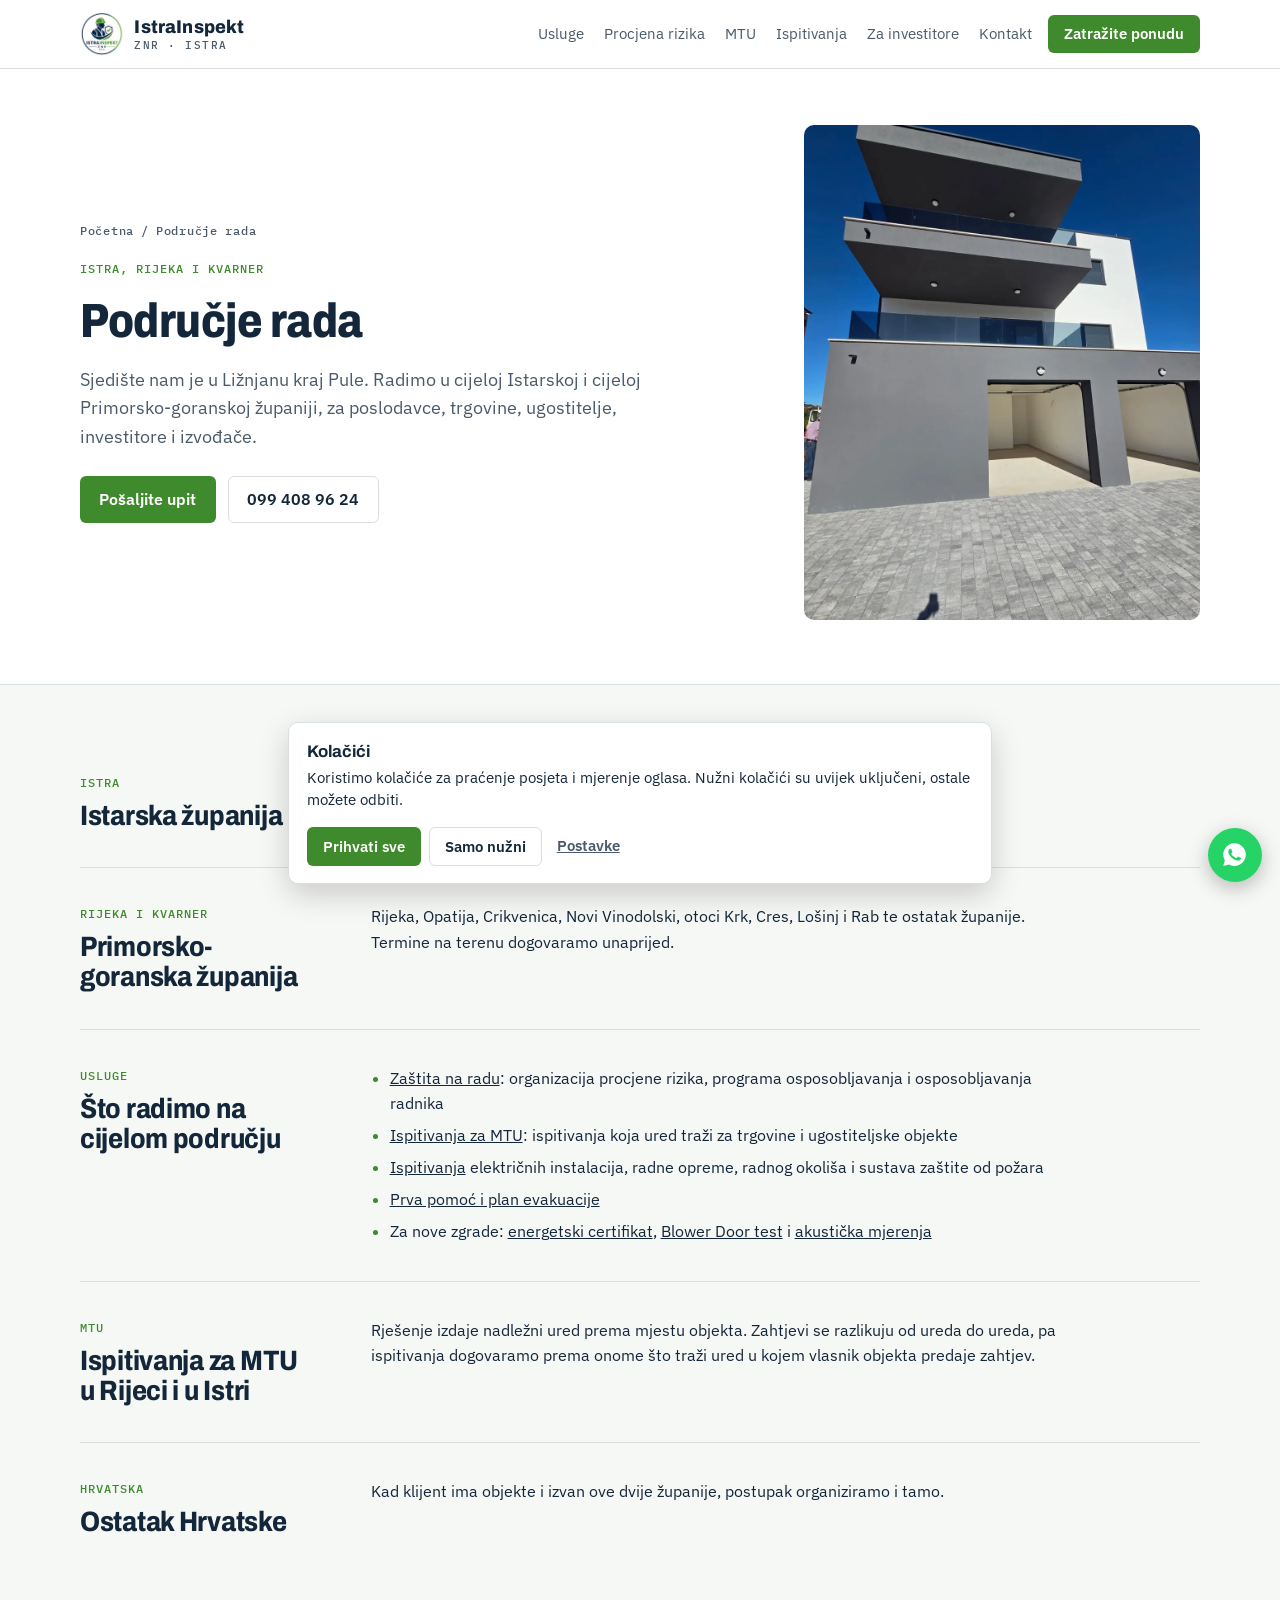
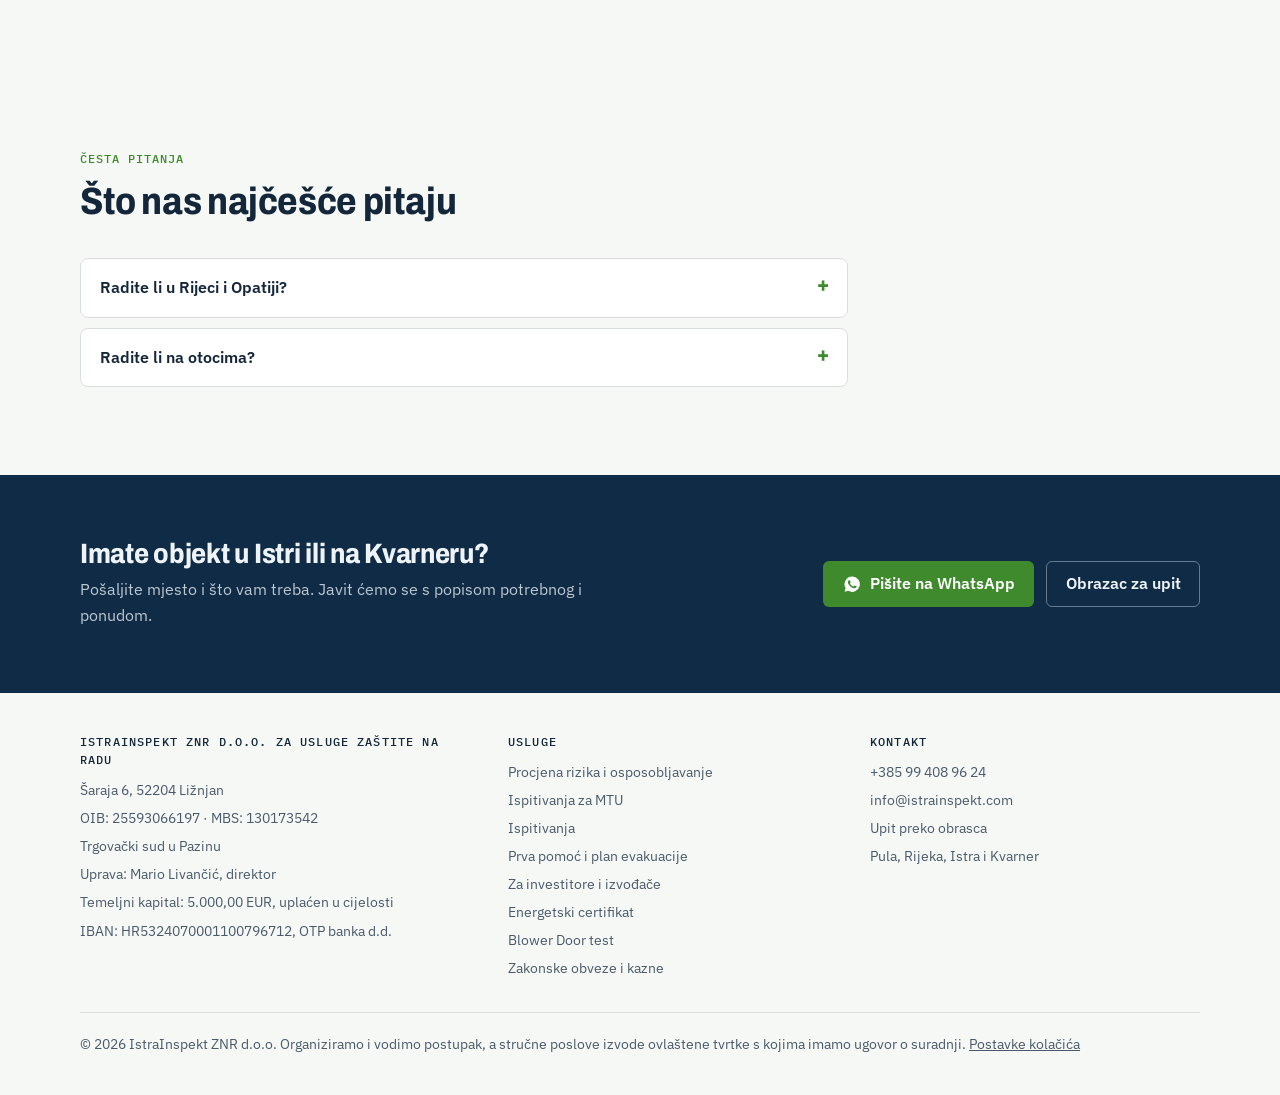
<file: podrucje-rada/index.html>
<!doctype html>
<html lang="hr">
<head>
<meta charset="utf-8">
<meta name="viewport" content="width=device-width, initial-scale=1, viewport-fit=cover">
<title>Područje rada: Istra, Rijeka i Kvarner | IstraInspekt ZNR</title>
<meta name="claude:viewport-fit-sides" content="cover">
<meta name="description" content="Zaštita na radu, MTU, ispitivanja, energetski certifikati i Blower Door test u Istarskoj i Primorsko-goranskoj županiji: Pula, Rovinj, Poreč, Rijeka, Opatija, Krk i ostali.">
<link rel="canonical" href="https://istrainspekt.com/podrucje-rada/">
<meta name="theme-color" content="#0f2b46">
<meta property="og:type" content="website">
<meta property="og:locale" content="hr_HR">
<meta property="og:site_name" content="IstraInspekt ZNR">
<meta property="og:title" content="Područje rada: Istra, Rijeka i Kvarner | IstraInspekt ZNR">
<meta property="og:description" content="Zaštita na radu, MTU, ispitivanja, energetski certifikati i Blower Door test u Istarskoj i Primorsko-goranskoj županiji: Pula, Rovinj, Poreč, Rijeka, Opatija, Krk i ostali.">
<meta property="og:url" content="https://istrainspekt.com/podrucje-rada/">
<meta property="og:image" content="https://istrainspekt.com/assets/img/og-istrainspekt.jpg">
<link rel="icon" href="/favicon.ico" sizes="32x32">
<link rel="icon" href="/favicon.png" type="image/png">
<link rel="apple-touch-icon" href="/assets/img/apple-touch-icon.png">
<link rel="preload" as="font" type="font/woff2" href="/assets/fonts/archivo-latin-wdth-normal.woff2" crossorigin>
<link rel="preload" as="font" type="font/woff2" href="/assets/fonts/ibm-plex-sans-latin-400-normal.woff2" crossorigin>
<link rel="stylesheet" href="/assets/css/site.css">
<script>window.dataLayer=window.dataLayer||[];function gtag(){dataLayer.push(arguments);}
(function(){var c=null;try{c=JSON.parse(localStorage.getItem('ii_consent'));if(c&&Date.now()-c.t>31536000000)c=null}catch(e){}
gtag('consent','default',{ad_storage:'denied',ad_user_data:'denied',ad_personalization:'denied',analytics_storage:'denied',functionality_storage:'granted',security_storage:'granted',wait_for_update:500});
gtag('set','ads_data_redaction',true);gtag('set','url_passthrough',true);
if(c){var m=c.m?'granted':'denied';gtag('consent','update',{analytics_storage:c.a?'granted':'denied',ad_storage:m,ad_user_data:m,ad_personalization:m})}})();</script>
<!-- Google Tag Manager -->
<script>(function(w,d,s,l,i){w[l]=w[l]||[];w[l].push({'gtm.start':new Date().getTime(),event:'gtm.js'});var f=d.getElementsByTagName(s)[0],j=d.createElement(s),dl=l!='dataLayer'?'&l='+l:'';j.async=true;j.src='https://www.googletagmanager.com/gtm.js?id='+i+dl;var go=function(){f.parentNode.insertBefore(j,f)};if(d.readyState==='complete')setTimeout(go,1500);else w.addEventListener('load',function(){setTimeout(go,1500)});})(window,document,'script','dataLayer','GTM-WBGSD3ZP');</script>
<!-- Google Analytics 4 i Google Ads konverzije -->
<script>(function(){function go(){var s=document.createElement("script");s.async=true;s.src="https://www.googletagmanager.com/gtag/js?id=G-SNYNY1EYH9";document.head.appendChild(s)}if(document.readyState==="complete")setTimeout(go,1500);else addEventListener("load",function(){setTimeout(go,1500)})})();</script>
<script>window.dataLayer=window.dataLayer||[];function gtag(){dataLayer.push(arguments);}gtag('js',new Date());gtag('config','G-SNYNY1EYH9');gtag('config','AW-10872333170');
document.addEventListener('click',function(e){var a=e.target.closest&&e.target.closest('a[href]');if(!a)return;var h=a.getAttribute('href');var l=/wa\.me|whatsapp/.test(h)?'u5bECLWLtaQdEPLGqsAo':/^tel:/.test(h)?'rfC3CLiLtaQdEPLGqsAo':null;if(l)gtag('event','conversion',{send_to:'AW-10872333170/'+l});},true);</script>
<script type="application/ld+json">
{
 "@context": "https://schema.org",
 "@graph": [
  {
   "@type": "ProfessionalService",
   "@id": "https://istrainspekt.com/#firma",
   "name": "IstraInspekt ZNR d.o.o.",
   "url": "https://istrainspekt.com/",
   "logo": "https://istrainspekt.com/assets/img/logo-512.png",
   "image": "https://istrainspekt.com/assets/img/og-istrainspekt.jpg",
   "telephone": "+385994089624",
   "email": "info@istrainspekt.com",
   "vatID": "HR25593066197",
   "address": {
    "@type": "PostalAddress",
    "streetAddress": "Šaraja 6",
    "postalCode": "52204",
    "addressLocality": "Ližnjan",
    "addressCountry": "HR"
   },
   "areaServed": [
    {
     "@type": "AdministrativeArea",
     "name": "Istarska županija"
    },
    {
     "@type": "AdministrativeArea",
     "name": "Primorsko-goranska županija"
    }
   ]
  },
  {
   "@type": "BreadcrumbList",
   "itemListElement": [
    {
     "@type": "ListItem",
     "position": 1,
     "name": "Početna",
     "item": "https://istrainspekt.com/"
    },
    {
     "@type": "ListItem",
     "position": 2,
     "name": "Područje rada",
     "item": "https://istrainspekt.com/podrucje-rada/"
    }
   ]
  },
  {
   "@type": "FAQPage",
   "mainEntity": [
    {
     "@type": "Question",
     "name": "Radite li u Rijeci i Opatiji?",
     "acceptedAnswer": {
      "@type": "Answer",
      "text": "Da. Primorsko-goranska županija naše je glavno područje rada, jednako kao Istra."
     }
    },
    {
     "@type": "Question",
     "name": "Radite li na otocima?",
     "acceptedAnswer": {
      "@type": "Answer",
      "text": "Da, na Krku, Cresu, Lošinju i Rabu. Termin dogovaramo unaprijed."
     }
    }
   ]
  }
 ]
}
</script>
</head>
<body>
<noscript><iframe src="https://www.googletagmanager.com/ns.html?id=GTM-WBGSD3ZP" height="0" width="0" style="display:none;visibility:hidden"></iframe></noscript>
<header class="top">
  <div class="wrap">
    <a class="brand" href="/" aria-label="IstraInspekt ZNR, početna">
      <img src="/assets/img/logo-96.png" width="44" height="44" alt="">
      <span>IstraInspekt<small>ZNR · ISTRA</small></span>
    </a>
    <nav class="nav" id="nav" aria-label="Glavni izbornik">
      <a href="/usluge/">Usluge</a>
      <a href="/procjena-rizika-osposobljavanje/">Procjena rizika</a>
      <a href="/mtu/">MTU</a>
      <a href="/ispitivanja/">Ispitivanja</a>
      <a href="/investitori-izvodaci/">Za investitore</a>
      <a href="/kontakt/">Kontakt</a>
    </nav>
    <button class="menu-btn" id="menuBtn" aria-expanded="false" aria-controls="nav">Izbornik</button>
    <a class="btn btn-primary btn-wa-top" href="/kontakt/#upit">Zatražite ponudu</a>
  </div>
</header>
<main>
<section class="page-hero">
  <div class="wrap">
    <div class="copy">
      <nav class="crumbs" aria-label="Putanja"><a href="/">Početna</a><span>/</span><span>Područje rada</span></nav>
      <p class="eyebrow">Istra, Rijeka i Kvarner</p>
      <h1>Područje rada</h1>
      <p class="lead">Sjedište nam je u Ližnjanu kraj Pule. Radimo u cijeloj Istarskoj i cijeloj Primorsko-goranskoj županiji, za poslodavce, trgovine, ugostitelje, investitore i izvođače.</p>
      <div class="hero-cta">
        <a class="btn btn-primary" href="/kontakt/#upit">Pošaljite upit</a>
        <a class="btn btn-ghost" href="tel:+385994089624" data-track="tel">099 408 96 24</a>
      </div>
    </div>
    <figure><img src="/assets/img/novogradnja-garaze.webp" width="900" height="1125" alt="Nova višestambena zgrada s garažama" fetchpriority="high"></figure>
  </div>
</section><section><div class="wrap"><div class="topic" id="istra"><div class="side"><p class="eyebrow">Istra</p><h2>Istarska županija</h2></div><div class="body"><p>Pula, Ližnjan, Medulin, Rovinj, Poreč, Umag, Labin, Pazin i ostala mjesta u županiji.</p></div></div>
<div class="topic" id="kvarner"><div class="side"><p class="eyebrow">Rijeka i Kvarner</p><h2>Primorsko-goranska županija</h2></div><div class="body"><p>Rijeka, Opatija, Crikvenica, Novi Vinodolski, otoci Krk, Cres, Lošinj i Rab te ostatak županije. Termine na terenu dogovaramo unaprijed.</p></div></div>
<div class="topic" id="usluge"><div class="side"><p class="eyebrow">Usluge</p><h2>Što radimo na cijelom području</h2></div><div class="body"><ul><li><a href="/procjena-rizika-osposobljavanje/">Zaštita na radu</a>: organizacija procjene rizika, programa osposobljavanja i osposobljavanja radnika</li><li><a href="/mtu/">Ispitivanja za MTU</a>: ispitivanja koja ured traži za trgovine i ugostiteljske objekte</li><li><a href="/ispitivanja/">Ispitivanja</a> električnih instalacija, radne opreme, radnog okoliša i sustava zaštite od požara</li><li><a href="/prva-pomoc-evakuacija/">Prva pomoć i plan evakuacije</a></li><li>Za nove zgrade: <a href="/energetski-certifikat/">energetski certifikat</a>, <a href="/blower-door-test/">Blower Door test</a> i <a href="/investitori-izvodaci/">akustička mjerenja</a></li></ul></div></div>
<div class="topic" id="mtu"><div class="side"><p class="eyebrow">MTU</p><h2>Ispitivanja za MTU u Rijeci i u Istri</h2></div><div class="body"><p>Rješenje izdaje nadležni ured prema mjestu objekta. Zahtjevi se razlikuju od ureda do ureda, pa ispitivanja dogovaramo prema onome što traži ured u kojem vlasnik objekta predaje zahtjev.</p></div></div>
<div class="topic" id="hrvatska"><div class="side"><p class="eyebrow">Hrvatska</p><h2>Ostatak Hrvatske</h2></div><div class="body"><p>Kad klijent ima objekte i izvan ove dvije županije, postupak organiziramo i tamo.</p></div></div></div></section><section id="pitanja">
  <div class="wrap">
    <div class="sec-head"><p class="eyebrow">Česta pitanja</p><h2>Što nas najčešće pitaju</h2></div>
    <div class="faq">
      <details><summary>Radite li u Rijeci i Opatiji?</summary><p>Da. Primorsko-goranska županija naše je glavno područje rada, jednako kao Istra.</p></details>
      <details><summary>Radite li na otocima?</summary><p>Da, na Krku, Cresu, Lošinju i Rabu. Termin dogovaramo unaprijed.</p></details>
    </div>
  </div>
</section><section class="band">
  <div class="wrap">
    <div><h2>Imate objekt u Istri ili na Kvarneru?</h2><p>Pošaljite mjesto i što vam treba. Javit ćemo se s popisom potrebnog i ponudom.</p></div>
    <div class="acts">
      <a class="btn btn-primary" href="https://wa.me/385994089624" target="_blank" rel="noopener" data-track="whatsapp-band"><svg viewBox="0 0 24 24" fill="currentColor"><path d="M12 2a10 10 0 0 0-8.6 15.1L2 22l5-1.3A10 10 0 1 0 12 2Zm5.3 14.1c-.2.6-1.3 1.2-1.8 1.2-.5.1-1 .2-3.3-.7-2.8-1.1-4.6-4-4.7-4.2-.1-.2-1.1-1.5-1.1-2.9s.7-2 1-2.3c.2-.3.5-.3.7-.3h.5c.2 0 .4 0 .6.5l.8 2c.1.2.1.4 0 .5l-.3.5-.4.4c-.1.2-.3.3-.1.6.2.3.8 1.3 1.7 2.1 1.2 1 2.1 1.3 2.4 1.5.3.1.5.1.6-.1l.9-1c.2-.3.4-.2.6-.1l1.9.9c.3.1.5.2.5.3.1.2.1.6-.1 1.1Z"/></svg> Pišite na WhatsApp</a>
      <a class="btn btn-ghost" href="/kontakt/#upit">Obrazac za upit</a>
    </div>
  </div>
</section>
</main>
<footer>
  <div class="wrap">
    <div class="foot">
      <div>
        <h4>IstraInspekt ZNR d.o.o. za usluge zaštite na radu</h4>
        <ul class="reg">
          <li>Šaraja 6, 52204 Ližnjan</li>
          <li>OIB: 25593066197 · MBS: 130173542</li>
          <li>Trgovački sud u Pazinu</li>
          <li>Uprava: Mario Livančić, direktor</li>
          <li>Temeljni kapital: 5.000,00 EUR, uplaćen u cijelosti</li>
          <li>IBAN: HR5324070001100796712, OTP banka d.d.</li>
        </ul>
      </div>
      <div>
        <h4>Usluge</h4>
        <ul>
          <li><a href="/procjena-rizika-osposobljavanje/">Procjena rizika i osposobljavanje</a></li>
          <li><a href="/mtu/">Ispitivanja za MTU</a></li>
          <li><a href="/ispitivanja/">Ispitivanja</a></li>
          <li><a href="/prva-pomoc-evakuacija/">Prva pomoć i plan evakuacije</a></li>
          <li><a href="/investitori-izvodaci/">Za investitore i izvođače</a></li>
          <li><a href="/energetski-certifikat/">Energetski certifikat</a></li>
          <li><a href="/blower-door-test/">Blower Door test</a></li>
          <li><a href="/obveze-i-kazne/">Zakonske obveze i kazne</a></li>
        </ul>
      </div>
      <div>
        <h4>Kontakt</h4>
        <ul>
          <li><a href="tel:+385994089624" data-track="tel">+385 99 408 96 24</a></li>
          <li><a href="mailto:info@istrainspekt.com" data-track="mail">info@istrainspekt.com</a></li>
          <li><a href="/kontakt/">Upit preko obrasca</a></li>
          <li><a href="/podrucje-rada/">Pula, Rijeka, Istra i Kvarner</a></li>
        </ul>
      </div>
    </div>
    <p class="disclaimer">© 2026 IstraInspekt ZNR d.o.o. Organiziramo i vodimo postupak, a stručne poslove izvode ovlaštene tvrtke s kojima imamo ugovor o suradnji. <a href="#" data-ck-open>Postavke kolačića</a></p>
  </div>
</footer>

<a class="wa-float" href="https://wa.me/385994089624" target="_blank" rel="noopener" aria-label="Pišite nam na WhatsApp" data-track="whatsapp-float">
  <svg viewBox="0 0 24 24" fill="currentColor"><path d="M12 2a10 10 0 0 0-8.6 15.1L2 22l5-1.3A10 10 0 1 0 12 2Zm5.3 14.1c-.2.6-1.3 1.2-1.8 1.2-.5.1-1 .2-3.3-.7-2.8-1.1-4.6-4-4.7-4.2-.1-.2-1.1-1.5-1.1-2.9s.7-2 1-2.3c.2-.3.5-.3.7-.3h.5c.2 0 .4 0 .6.5l.8 2c.1.2.1.4 0 .5l-.3.5-.4.4c-.1.2-.3.3-.1.6.2.3.8 1.3 1.7 2.1 1.2 1 2.1 1.3 2.4 1.5.3.1.5.1.6-.1l.9-1c.2-.3.4-.2.6-.1l1.9.9c.3.1.5.2.5.3.1.2.1.6-.1 1.1Z"/></svg>
</a>
<script src="/assets/js/site.js" defer></script>
</body>
</html>
</file>
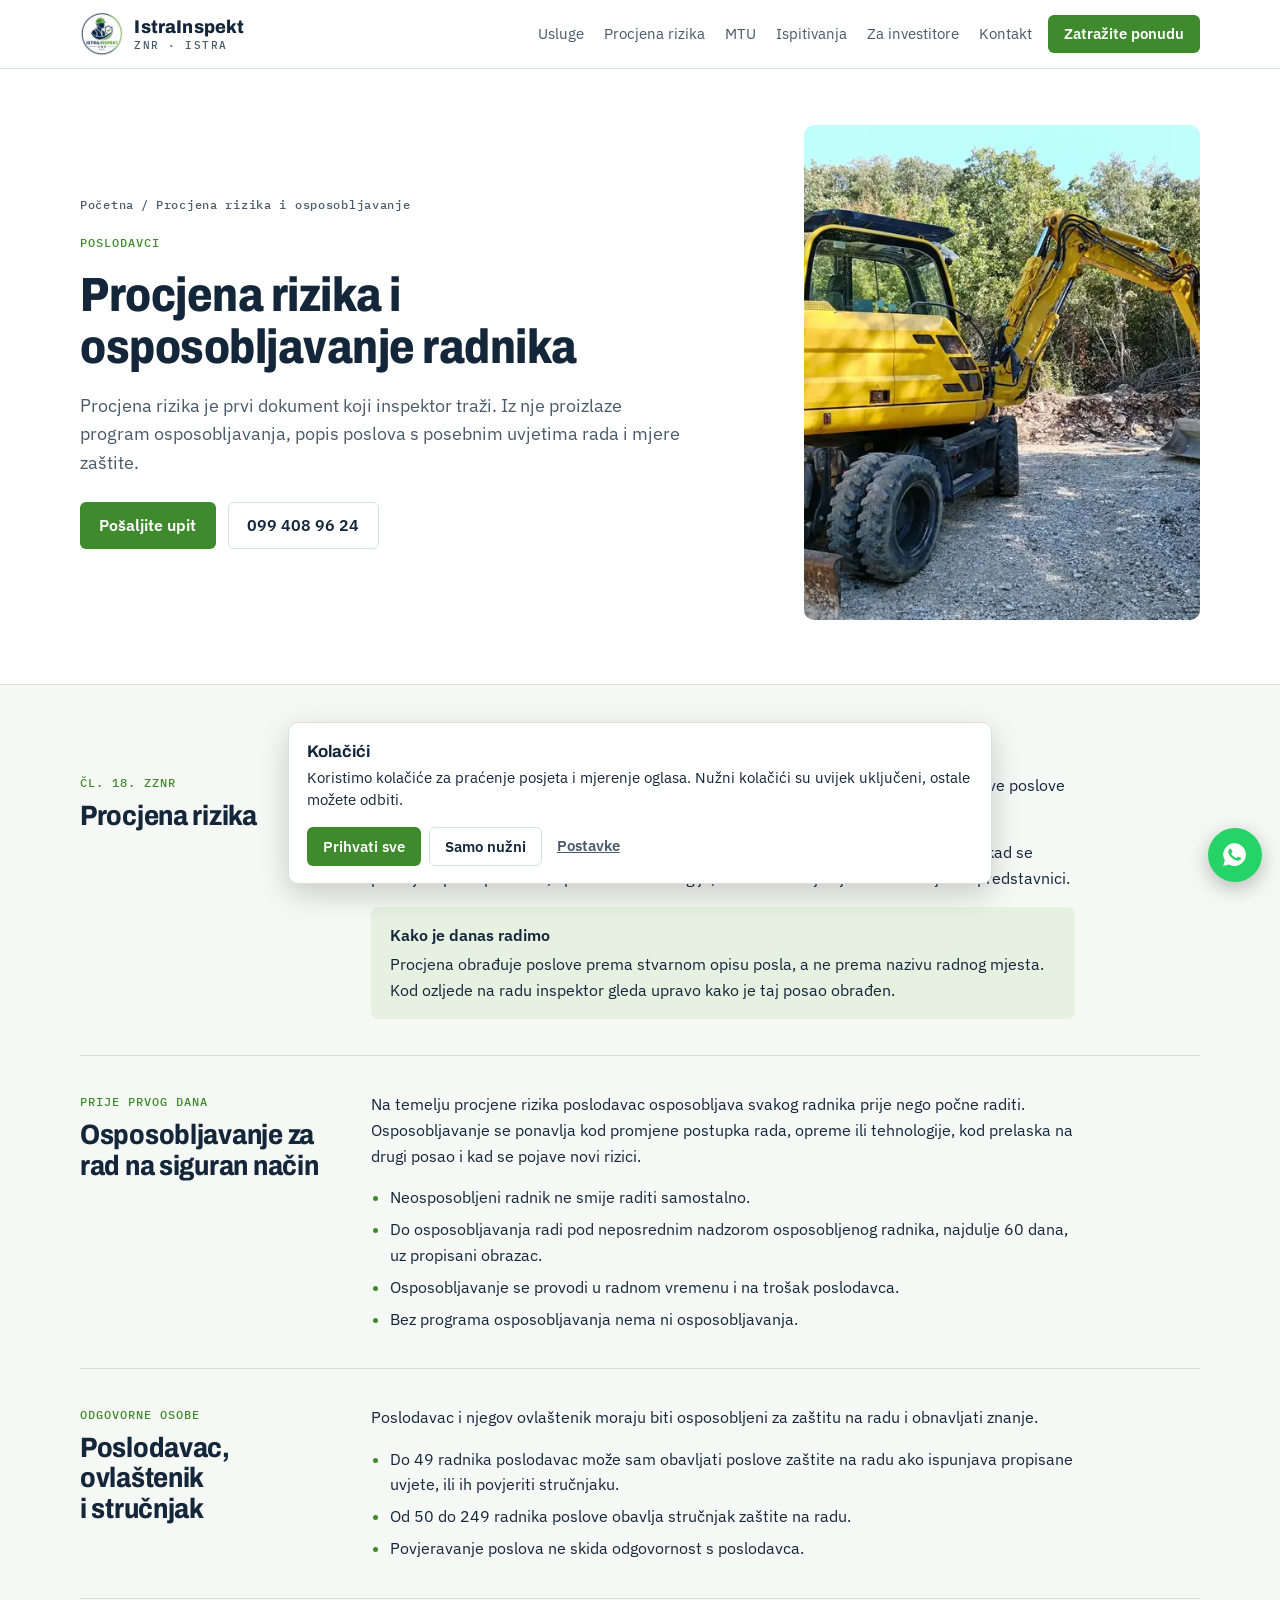
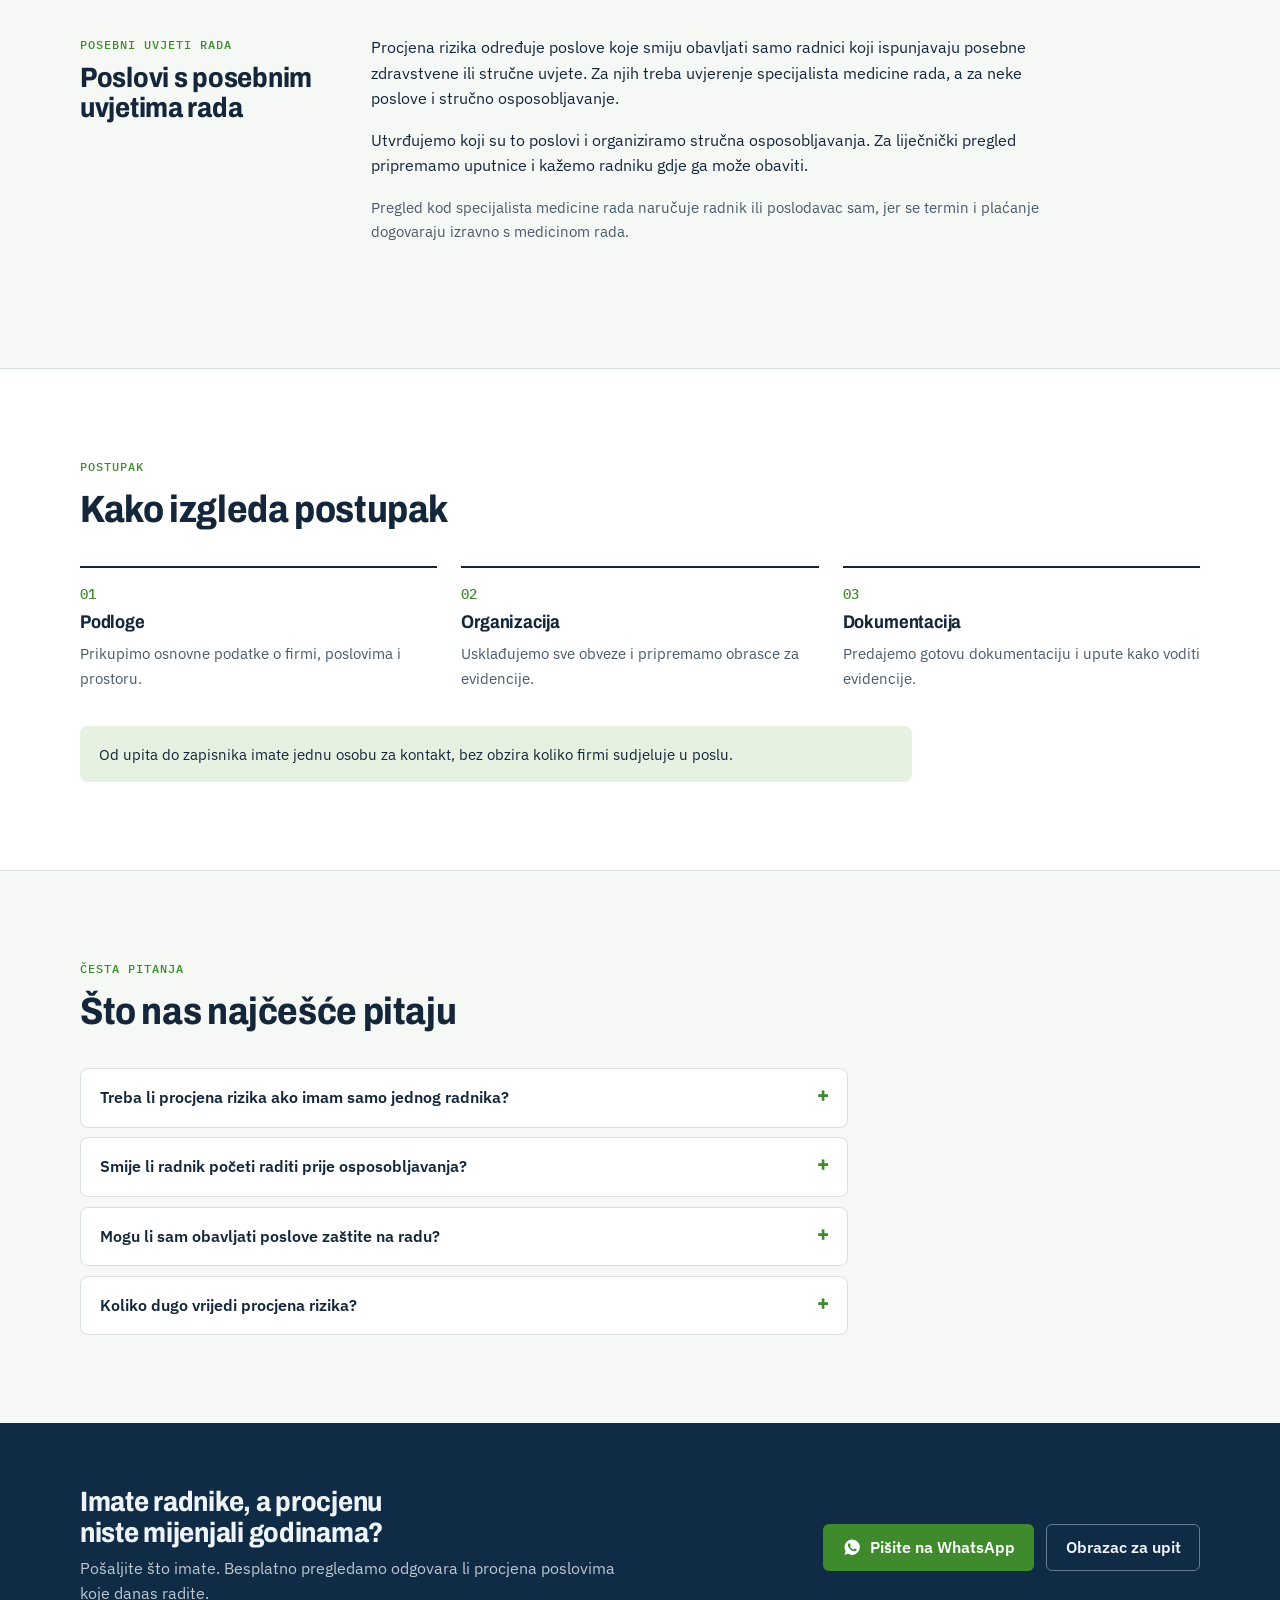
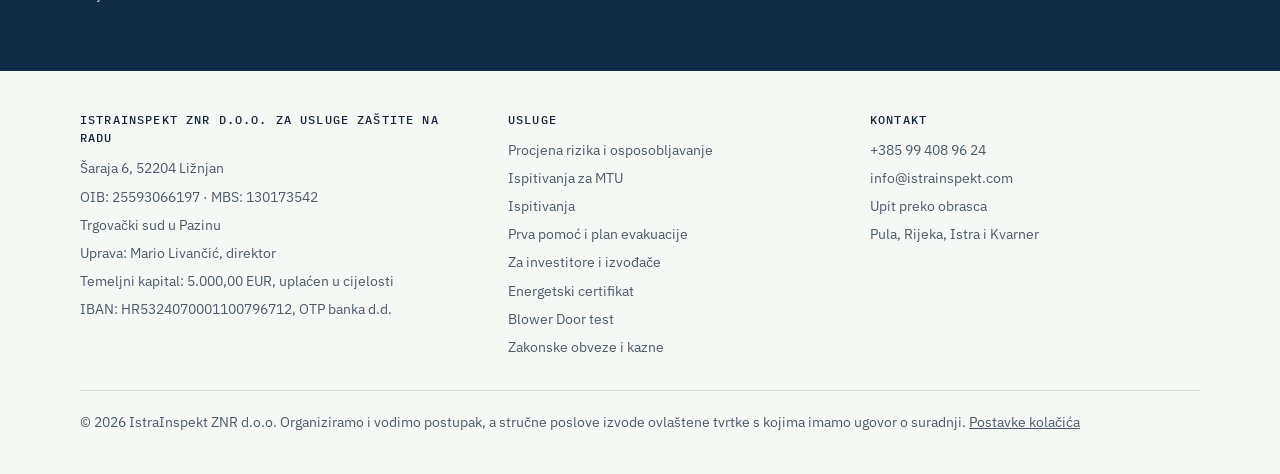
<file: procjena-rizika-osposobljavanje/index.html>
<!doctype html>
<html lang="hr">
<head>
<meta charset="utf-8">
<meta name="viewport" content="width=device-width, initial-scale=1, viewport-fit=cover">
<title>Procjena rizika i osposobljavanje radnika | IstraInspekt ZNR</title>
<meta name="claude:viewport-fit-sides" content="cover">
<meta name="description" content="Procjena rizika za sve poslove kod poslodavca, program osposobljavanja, osposobljavanje radnika, poslodavca i ovlaštenika te poslovi s posebnim uvjetima rada.">
<link rel="canonical" href="https://istrainspekt.com/procjena-rizika-osposobljavanje/">
<meta name="theme-color" content="#0f2b46">
<meta property="og:type" content="website">
<meta property="og:locale" content="hr_HR">
<meta property="og:site_name" content="IstraInspekt ZNR">
<meta property="og:title" content="Procjena rizika i osposobljavanje radnika | IstraInspekt ZNR">
<meta property="og:description" content="Procjena rizika za sve poslove kod poslodavca, program osposobljavanja, osposobljavanje radnika, poslodavca i ovlaštenika te poslovi s posebnim uvjetima rada.">
<meta property="og:url" content="https://istrainspekt.com/procjena-rizika-osposobljavanje/">
<meta property="og:image" content="https://istrainspekt.com/assets/img/og-istrainspekt.jpg">
<link rel="icon" href="/favicon.ico" sizes="32x32">
<link rel="icon" href="/favicon.png" type="image/png">
<link rel="apple-touch-icon" href="/assets/img/apple-touch-icon.png">
<link rel="preload" as="font" type="font/woff2" href="/assets/fonts/archivo-latin-wdth-normal.woff2" crossorigin>
<link rel="preload" as="font" type="font/woff2" href="/assets/fonts/ibm-plex-sans-latin-400-normal.woff2" crossorigin>
<link rel="stylesheet" href="/assets/css/site.css">
<script>window.dataLayer=window.dataLayer||[];function gtag(){dataLayer.push(arguments);}
(function(){var c=null;try{c=JSON.parse(localStorage.getItem('ii_consent'));if(c&&Date.now()-c.t>31536000000)c=null}catch(e){}
gtag('consent','default',{ad_storage:'denied',ad_user_data:'denied',ad_personalization:'denied',analytics_storage:'denied',functionality_storage:'granted',security_storage:'granted',wait_for_update:500});
gtag('set','ads_data_redaction',true);gtag('set','url_passthrough',true);
if(c){var m=c.m?'granted':'denied';gtag('consent','update',{analytics_storage:c.a?'granted':'denied',ad_storage:m,ad_user_data:m,ad_personalization:m})}})();</script>
<!-- Google Tag Manager -->
<script>(function(w,d,s,l,i){w[l]=w[l]||[];w[l].push({'gtm.start':new Date().getTime(),event:'gtm.js'});var f=d.getElementsByTagName(s)[0],j=d.createElement(s),dl=l!='dataLayer'?'&l='+l:'';j.async=true;j.src='https://www.googletagmanager.com/gtm.js?id='+i+dl;var go=function(){f.parentNode.insertBefore(j,f)};if(d.readyState==='complete')setTimeout(go,1500);else w.addEventListener('load',function(){setTimeout(go,1500)});})(window,document,'script','dataLayer','GTM-WBGSD3ZP');</script>
<!-- Google Analytics 4 i Google Ads konverzije -->
<script>(function(){function go(){var s=document.createElement("script");s.async=true;s.src="https://www.googletagmanager.com/gtag/js?id=G-SNYNY1EYH9";document.head.appendChild(s)}if(document.readyState==="complete")setTimeout(go,1500);else addEventListener("load",function(){setTimeout(go,1500)})})();</script>
<script>window.dataLayer=window.dataLayer||[];function gtag(){dataLayer.push(arguments);}gtag('js',new Date());gtag('config','G-SNYNY1EYH9');gtag('config','AW-10872333170');
document.addEventListener('click',function(e){var a=e.target.closest&&e.target.closest('a[href]');if(!a)return;var h=a.getAttribute('href');var l=/wa\.me|whatsapp/.test(h)?'u5bECLWLtaQdEPLGqsAo':/^tel:/.test(h)?'rfC3CLiLtaQdEPLGqsAo':null;if(l)gtag('event','conversion',{send_to:'AW-10872333170/'+l});},true);</script>
<script type="application/ld+json">
{
 "@context": "https://schema.org",
 "@graph": [
  {
   "@type": "ProfessionalService",
   "@id": "https://istrainspekt.com/#firma",
   "name": "IstraInspekt ZNR d.o.o.",
   "url": "https://istrainspekt.com/",
   "logo": "https://istrainspekt.com/assets/img/logo-512.png",
   "image": "https://istrainspekt.com/assets/img/og-istrainspekt.jpg",
   "telephone": "+385994089624",
   "email": "info@istrainspekt.com",
   "vatID": "HR25593066197",
   "address": {
    "@type": "PostalAddress",
    "streetAddress": "Šaraja 6",
    "postalCode": "52204",
    "addressLocality": "Ližnjan",
    "addressCountry": "HR"
   },
   "areaServed": [
    {
     "@type": "AdministrativeArea",
     "name": "Istarska županija"
    },
    {
     "@type": "AdministrativeArea",
     "name": "Primorsko-goranska županija"
    }
   ]
  },
  {
   "@type": "BreadcrumbList",
   "itemListElement": [
    {
     "@type": "ListItem",
     "position": 1,
     "name": "Početna",
     "item": "https://istrainspekt.com/"
    },
    {
     "@type": "ListItem",
     "position": 2,
     "name": "Procjena rizika i osposobljavanje",
     "item": "https://istrainspekt.com/procjena-rizika-osposobljavanje/"
    }
   ]
  },
  {
   "@type": "FAQPage",
   "mainEntity": [
    {
     "@type": "Question",
     "name": "Treba li procjena rizika ako imam samo jednog radnika?",
     "acceptedAnswer": {
      "@type": "Answer",
      "text": "Da. Obveza nastaje čim za poslodavca radi barem jedan radnik ili osoba na radu, i odnosi se i na uredske poslove."
     }
    },
    {
     "@type": "Question",
     "name": "Smije li radnik početi raditi prije osposobljavanja?",
     "acceptedAnswer": {
      "@type": "Answer",
      "text": "Ne samostalno. Do osposobljavanja smije raditi samo pod neposrednim nadzorom osposobljenog radnika, najdulje 60 dana."
     }
    },
    {
     "@type": "Question",
     "name": "Mogu li sam obavljati poslove zaštite na radu?",
     "acceptedAnswer": {
      "@type": "Answer",
      "text": "Poslodavac s do 49 radnika može, ako ispunjava propisane uvjete. Od 50 radnika te poslove mora obavljati stručnjak zaštite na radu. Odgovornost u oba slučaja ostaje na poslodavcu."
     }
    },
    {
     "@type": "Question",
     "name": "Koliko dugo vrijedi procjena rizika?",
     "acceptedAnswer": {
      "@type": "Answer",
      "text": "Nema rok trajanja, ali mora odgovarati stvarnom stanju. Mijenja se kod promjene procesa rada ili opreme, otvaranja novog radnog mjesta i kad se utvrdi oštećenje zdravlja povezano s radom."
     }
    }
   ]
  }
 ]
}
</script>
</head>
<body>
<noscript><iframe src="https://www.googletagmanager.com/ns.html?id=GTM-WBGSD3ZP" height="0" width="0" style="display:none;visibility:hidden"></iframe></noscript>
<header class="top">
  <div class="wrap">
    <a class="brand" href="/" aria-label="IstraInspekt ZNR, početna">
      <img src="/assets/img/logo-96.png" width="44" height="44" alt="">
      <span>IstraInspekt<small>ZNR · ISTRA</small></span>
    </a>
    <nav class="nav" id="nav" aria-label="Glavni izbornik">
      <a href="/usluge/">Usluge</a>
      <a href="/procjena-rizika-osposobljavanje/" aria-current="page">Procjena rizika</a>
      <a href="/mtu/">MTU</a>
      <a href="/ispitivanja/">Ispitivanja</a>
      <a href="/investitori-izvodaci/">Za investitore</a>
      <a href="/kontakt/">Kontakt</a>
    </nav>
    <button class="menu-btn" id="menuBtn" aria-expanded="false" aria-controls="nav">Izbornik</button>
    <a class="btn btn-primary btn-wa-top" href="/kontakt/#upit">Zatražite ponudu</a>
  </div>
</header>
<main>
<section class="page-hero">
  <div class="wrap">
    <div class="copy">
      <nav class="crumbs" aria-label="Putanja"><a href="/">Početna</a><span>/</span><span>Procjena rizika i osposobljavanje</span></nav>
      <p class="eyebrow">Poslodavci</p>
      <h1>Procjena rizika i osposobljavanje radnika</h1>
      <p class="lead">Procjena rizika je prvi dokument koji inspektor traži. Iz nje proizlaze program osposobljavanja, popis poslova s posebnim uvjetima rada i mjere zaštite.</p>
      <div class="hero-cta">
        <a class="btn btn-primary" href="/kontakt/#upit">Pošaljite upit</a>
        <a class="btn btn-ghost" href="tel:+385994089624" data-track="tel">099 408 96 24</a>
      </div>
    </div>
    <figure><img src="/assets/img/radna-oprema-bager.webp" width="900" height="1125" alt="Bager na gradilištu, posao s posebnim uvjetima rada" fetchpriority="high"></figure>
  </div>
</section><section><div class="wrap"><div class="topic" id=""><div class="side"><p class="eyebrow">Čl. 18. ZZNR</p><h2>Procjena rizika</h2></div><div class="body"><p>Poslodavac mora procijeniti rizike za život i zdravlje radnika i imati procjenu rizika za sve poslove koji se kod njega obavljaju, bez obzira na veličinu firme i djelatnost.</p><p>Procjena mora odgovarati stvarnim opasnostima, štetnostima i naporima. Mijenja se kad se promijeni postupak rada, oprema ili tehnologija, a u izradi sudjeluju radnici ili njihovi predstavnici.</p><p class="callout"><strong>Kako je danas radimo</strong>Procjena obrađuje poslove prema stvarnom opisu posla, a ne prema nazivu radnog mjesta. Kod ozljede na radu inspektor gleda upravo kako je taj posao obrađen.</p></div></div>
<div class="topic" id=""><div class="side"><p class="eyebrow">Prije prvog dana</p><h2>Osposobljavanje za rad na siguran način</h2></div><div class="body"><p>Na temelju procjene rizika poslodavac osposobljava svakog radnika prije nego počne raditi. Osposobljavanje se ponavlja kod promjene postupka rada, opreme ili tehnologije, kod prelaska na drugi posao i kad se pojave novi rizici.</p><ul><li>Neosposobljeni radnik ne smije raditi samostalno.</li><li>Do osposobljavanja radi pod neposrednim nadzorom osposobljenog radnika, najdulje 60 dana, uz propisani obrazac.</li><li>Osposobljavanje se provodi u radnom vremenu i na trošak poslodavca.</li><li>Bez programa osposobljavanja nema ni osposobljavanja.</li></ul></div></div>
<div class="topic" id=""><div class="side"><p class="eyebrow">Odgovorne osobe</p><h2>Poslodavac, ovlaštenik i stručnjak</h2></div><div class="body"><p>Poslodavac i njegov ovlaštenik moraju biti osposobljeni za zaštitu na radu i obnavljati znanje.</p><ul><li>Do 49 radnika poslodavac može sam obavljati poslove zaštite na radu ako ispunjava propisane uvjete, ili ih povjeriti stručnjaku.</li><li>Od 50 do 249 radnika poslove obavlja stručnjak zaštite na radu.</li><li>Povjeravanje poslova ne skida odgovornost s poslodavca.</li></ul></div></div>
<div class="topic" id=""><div class="side"><p class="eyebrow">Posebni uvjeti rada</p><h2>Poslovi s posebnim uvjetima rada</h2></div><div class="body"><p>Procjena rizika određuje poslove koje smiju obavljati samo radnici koji ispunjavaju posebne zdravstvene ili stručne uvjete. Za njih treba uvjerenje specijalista medicine rada, a za neke poslove i stručno osposobljavanje.</p><p>Utvrđujemo koji su to poslovi i organiziramo stručna osposobljavanja. Za liječnički pregled pripremamo uputnice i kažemo radniku gdje ga može obaviti.</p><p class="muted">Pregled kod specijalista medicine rada naručuje radnik ili poslodavac sam, jer se termin i plaćanje dogovaraju izravno s medicinom rada.</p></div></div></div></section><section class="services">
  <div class="wrap">
    <div class="sec-head"><p class="eyebrow">Postupak</p><h2>Kako izgleda postupak</h2></div>
    <ol class="steps n3"><li><h3>Podloge</h3><p>Prikupimo osnovne podatke o firmi, poslovima i prostoru.</p></li><li><h3>Organizacija</h3><p>Usklađujemo sve obveze i pripremamo obrasce za evidencije.</p></li><li><h3>Dokumentacija</h3><p>Predajemo gotovu dokumentaciju i upute kako voditi evidencije.</p></li></ol>
    <p class="legal-strip">Od upita do zapisnika imate jednu osobu za kontakt, bez obzira koliko firmi sudjeluje u poslu.</p>
  </div>
</section><section id="pitanja">
  <div class="wrap">
    <div class="sec-head"><p class="eyebrow">Česta pitanja</p><h2>Što nas najčešće pitaju</h2></div>
    <div class="faq">
      <details><summary>Treba li procjena rizika ako imam samo jednog radnika?</summary><p>Da. Obveza nastaje čim za poslodavca radi barem jedan radnik ili osoba na radu, i odnosi se i na uredske poslove.</p></details>
      <details><summary>Smije li radnik početi raditi prije osposobljavanja?</summary><p>Ne samostalno. Do osposobljavanja smije raditi samo pod neposrednim nadzorom osposobljenog radnika, najdulje 60 dana.</p></details>
      <details><summary>Mogu li sam obavljati poslove zaštite na radu?</summary><p>Poslodavac s do 49 radnika može, ako ispunjava propisane uvjete. Od 50 radnika te poslove mora obavljati stručnjak zaštite na radu. Odgovornost u oba slučaja ostaje na poslodavcu.</p></details>
      <details><summary>Koliko dugo vrijedi procjena rizika?</summary><p>Nema rok trajanja, ali mora odgovarati stvarnom stanju. Mijenja se kod promjene procesa rada ili opreme, otvaranja novog radnog mjesta i kad se utvrdi oštećenje zdravlja povezano s radom.</p></details>
    </div>
  </div>
</section><section class="band">
  <div class="wrap">
    <div><h2>Imate radnike, a procjenu niste mijenjali godinama?</h2><p>Pošaljite što imate. Besplatno pregledamo odgovara li procjena poslovima koje danas radite.</p></div>
    <div class="acts">
      <a class="btn btn-primary" href="https://wa.me/385994089624" target="_blank" rel="noopener" data-track="whatsapp-band"><svg viewBox="0 0 24 24" fill="currentColor"><path d="M12 2a10 10 0 0 0-8.6 15.1L2 22l5-1.3A10 10 0 1 0 12 2Zm5.3 14.1c-.2.6-1.3 1.2-1.8 1.2-.5.1-1 .2-3.3-.7-2.8-1.1-4.6-4-4.7-4.2-.1-.2-1.1-1.5-1.1-2.9s.7-2 1-2.3c.2-.3.5-.3.7-.3h.5c.2 0 .4 0 .6.5l.8 2c.1.2.1.4 0 .5l-.3.5-.4.4c-.1.2-.3.3-.1.6.2.3.8 1.3 1.7 2.1 1.2 1 2.1 1.3 2.4 1.5.3.1.5.1.6-.1l.9-1c.2-.3.4-.2.6-.1l1.9.9c.3.1.5.2.5.3.1.2.1.6-.1 1.1Z"/></svg> Pišite na WhatsApp</a>
      <a class="btn btn-ghost" href="/kontakt/#upit">Obrazac za upit</a>
    </div>
  </div>
</section>
</main>
<footer>
  <div class="wrap">
    <div class="foot">
      <div>
        <h4>IstraInspekt ZNR d.o.o. za usluge zaštite na radu</h4>
        <ul class="reg">
          <li>Šaraja 6, 52204 Ližnjan</li>
          <li>OIB: 25593066197 · MBS: 130173542</li>
          <li>Trgovački sud u Pazinu</li>
          <li>Uprava: Mario Livančić, direktor</li>
          <li>Temeljni kapital: 5.000,00 EUR, uplaćen u cijelosti</li>
          <li>IBAN: HR5324070001100796712, OTP banka d.d.</li>
        </ul>
      </div>
      <div>
        <h4>Usluge</h4>
        <ul>
          <li><a href="/procjena-rizika-osposobljavanje/">Procjena rizika i osposobljavanje</a></li>
          <li><a href="/mtu/">Ispitivanja za MTU</a></li>
          <li><a href="/ispitivanja/">Ispitivanja</a></li>
          <li><a href="/prva-pomoc-evakuacija/">Prva pomoć i plan evakuacije</a></li>
          <li><a href="/investitori-izvodaci/">Za investitore i izvođače</a></li>
          <li><a href="/energetski-certifikat/">Energetski certifikat</a></li>
          <li><a href="/blower-door-test/">Blower Door test</a></li>
          <li><a href="/obveze-i-kazne/">Zakonske obveze i kazne</a></li>
        </ul>
      </div>
      <div>
        <h4>Kontakt</h4>
        <ul>
          <li><a href="tel:+385994089624" data-track="tel">+385 99 408 96 24</a></li>
          <li><a href="mailto:info@istrainspekt.com" data-track="mail">info@istrainspekt.com</a></li>
          <li><a href="/kontakt/">Upit preko obrasca</a></li>
          <li><a href="/podrucje-rada/">Pula, Rijeka, Istra i Kvarner</a></li>
        </ul>
      </div>
    </div>
    <p class="disclaimer">© 2026 IstraInspekt ZNR d.o.o. Organiziramo i vodimo postupak, a stručne poslove izvode ovlaštene tvrtke s kojima imamo ugovor o suradnji. <a href="#" data-ck-open>Postavke kolačića</a></p>
  </div>
</footer>

<a class="wa-float" href="https://wa.me/385994089624" target="_blank" rel="noopener" aria-label="Pišite nam na WhatsApp" data-track="whatsapp-float">
  <svg viewBox="0 0 24 24" fill="currentColor"><path d="M12 2a10 10 0 0 0-8.6 15.1L2 22l5-1.3A10 10 0 1 0 12 2Zm5.3 14.1c-.2.6-1.3 1.2-1.8 1.2-.5.1-1 .2-3.3-.7-2.8-1.1-4.6-4-4.7-4.2-.1-.2-1.1-1.5-1.1-2.9s.7-2 1-2.3c.2-.3.5-.3.7-.3h.5c.2 0 .4 0 .6.5l.8 2c.1.2.1.4 0 .5l-.3.5-.4.4c-.1.2-.3.3-.1.6.2.3.8 1.3 1.7 2.1 1.2 1 2.1 1.3 2.4 1.5.3.1.5.1.6-.1l.9-1c.2-.3.4-.2.6-.1l1.9.9c.3.1.5.2.5.3.1.2.1.6-.1 1.1Z"/></svg>
</a>
<script src="/assets/js/site.js" defer></script>
</body>
</html>
</file>
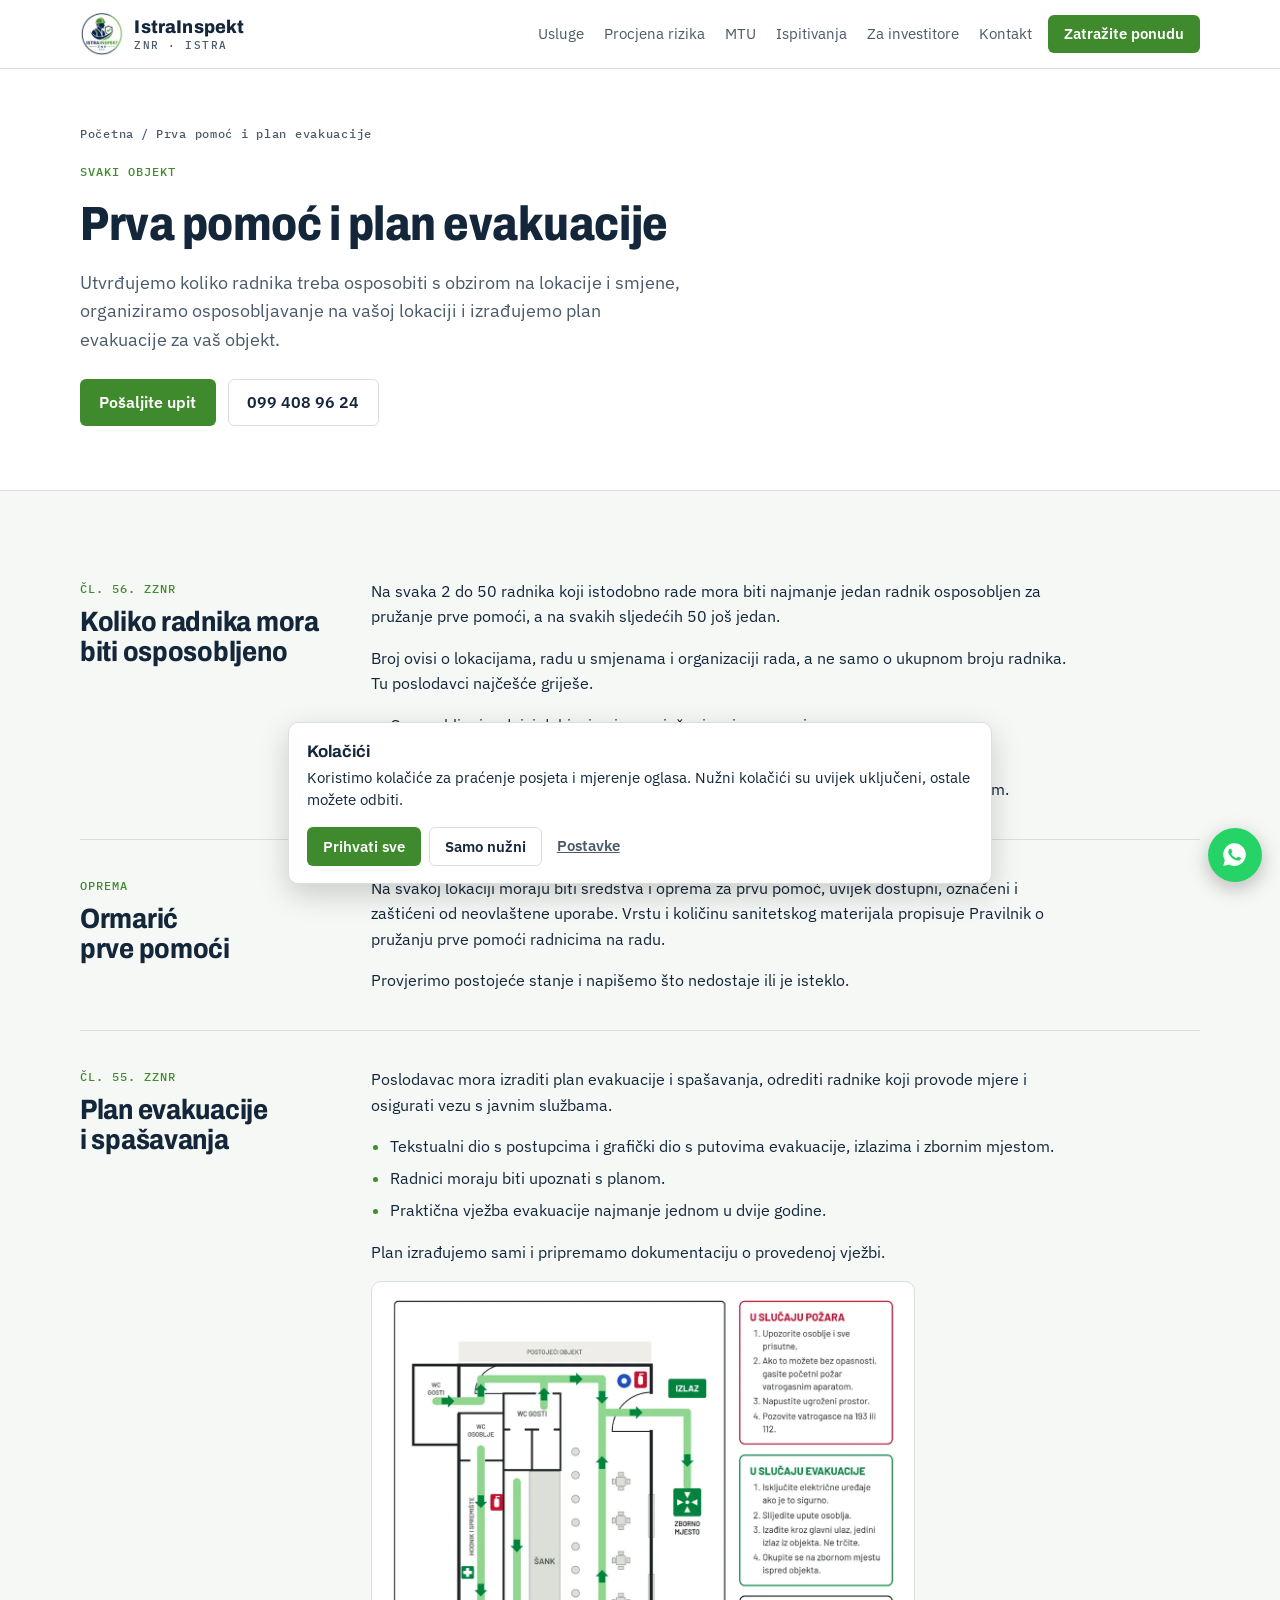
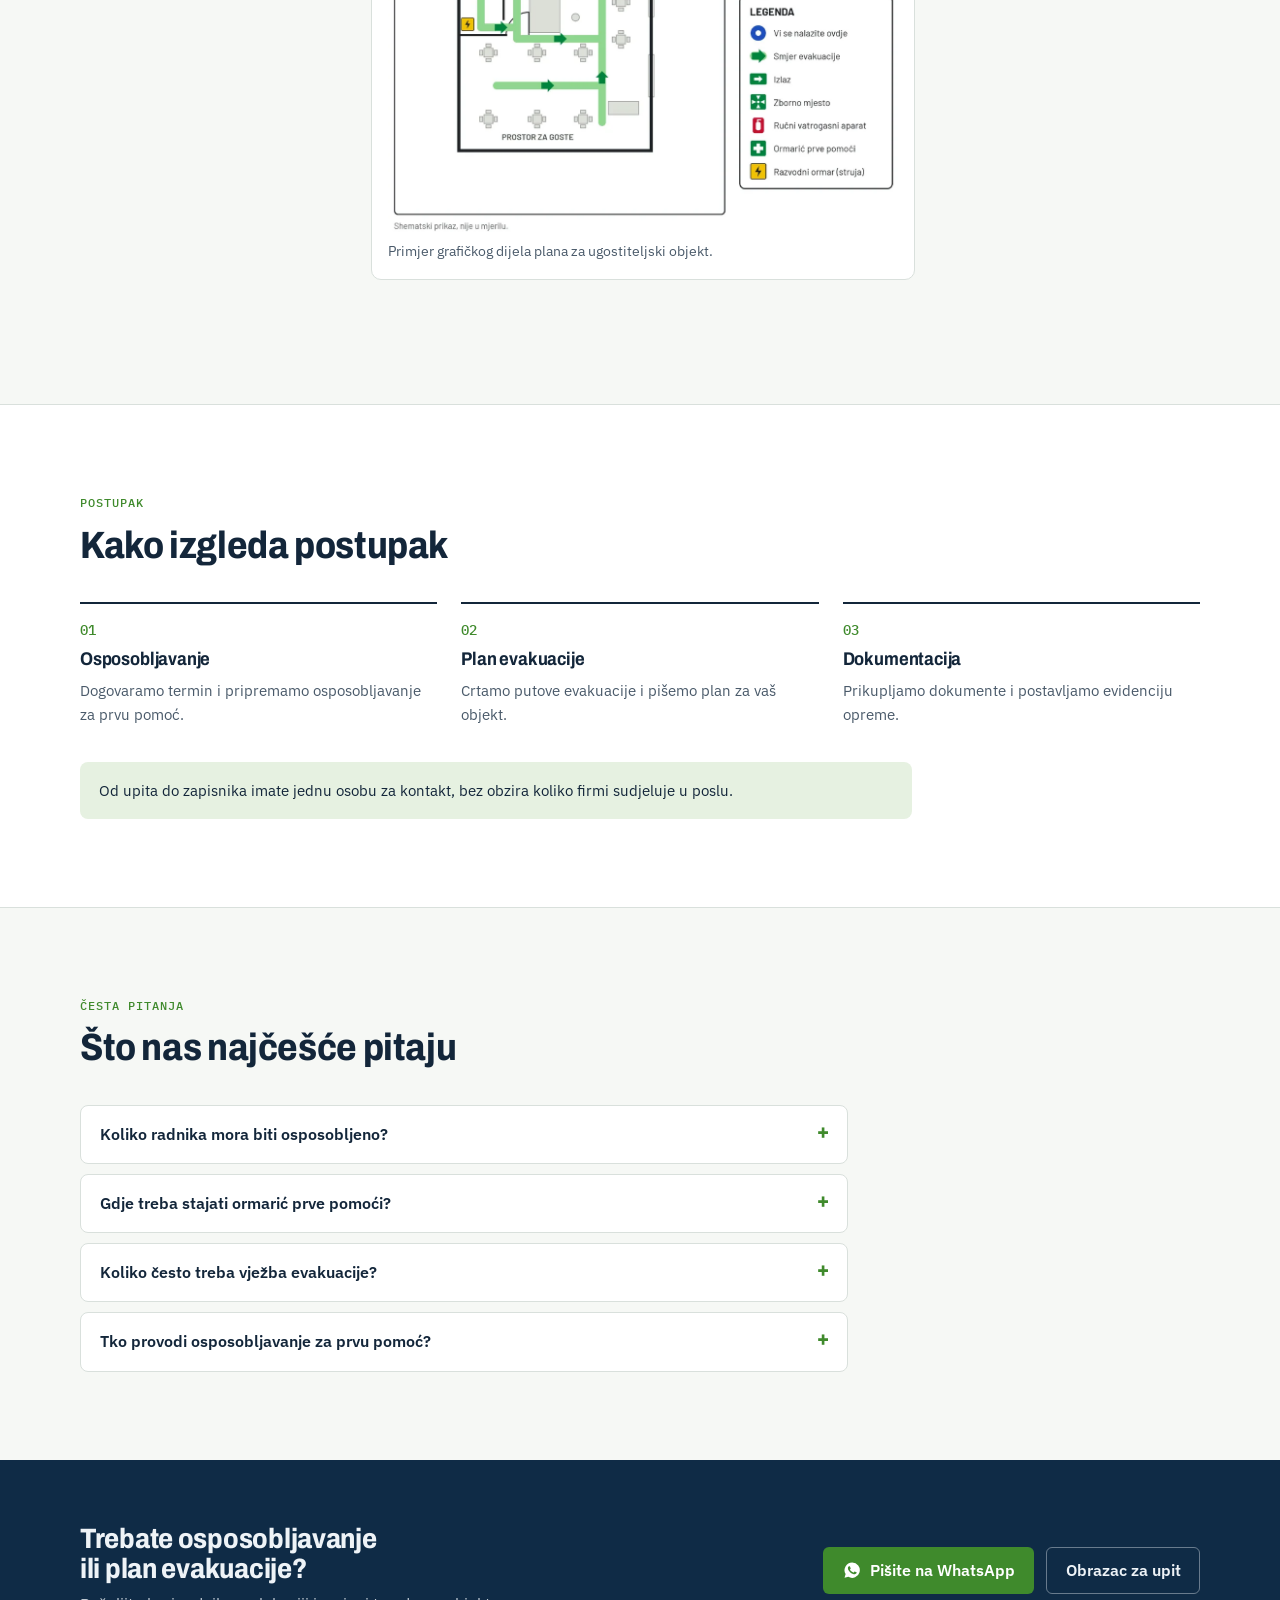
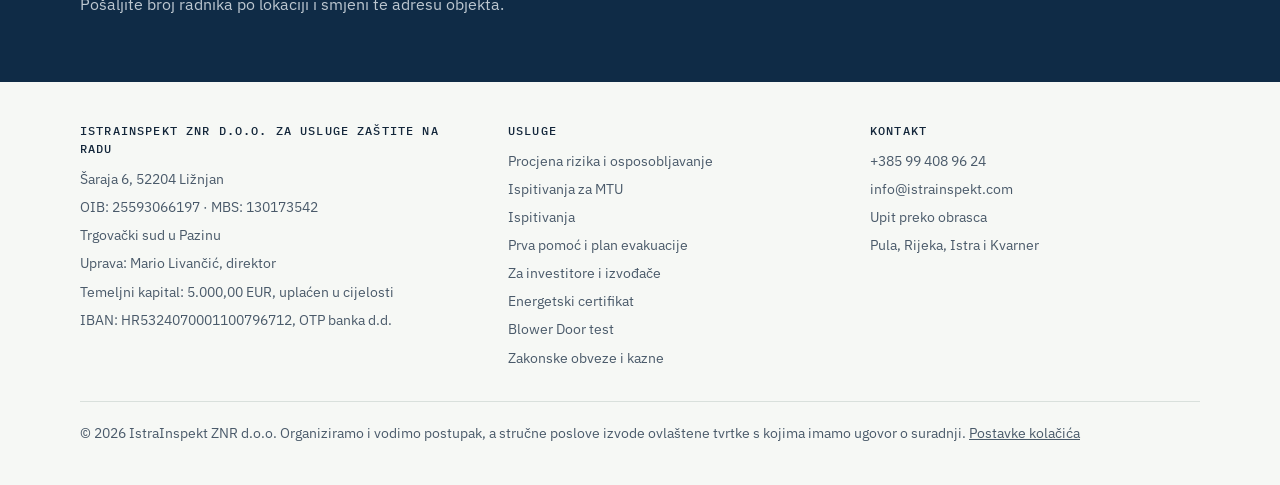
<file: prva-pomoc-evakuacija/index.html>
<!doctype html>
<html lang="hr">
<head>
<meta charset="utf-8">
<meta name="viewport" content="width=device-width, initial-scale=1, viewport-fit=cover">
<title>Prva pomoć i plan evakuacije | IstraInspekt ZNR</title>
<meta name="claude:viewport-fit-sides" content="cover">
<meta name="description" content="Osposobljavanje radnika za pružanje prve pomoći na vašoj lokaciji, ormarić prve pomoći te izrada plana evakuacije i spašavanja s tekstualnim i grafičkim dijelom.">
<link rel="canonical" href="https://istrainspekt.com/prva-pomoc-evakuacija/">
<meta name="theme-color" content="#0f2b46">
<meta property="og:type" content="website">
<meta property="og:locale" content="hr_HR">
<meta property="og:site_name" content="IstraInspekt ZNR">
<meta property="og:title" content="Prva pomoć i plan evakuacije | IstraInspekt ZNR">
<meta property="og:description" content="Osposobljavanje radnika za pružanje prve pomoći na vašoj lokaciji, ormarić prve pomoći te izrada plana evakuacije i spašavanja s tekstualnim i grafičkim dijelom.">
<meta property="og:url" content="https://istrainspekt.com/prva-pomoc-evakuacija/">
<meta property="og:image" content="https://istrainspekt.com/assets/img/og-istrainspekt.jpg">
<link rel="icon" href="/favicon.ico" sizes="32x32">
<link rel="icon" href="/favicon.png" type="image/png">
<link rel="apple-touch-icon" href="/assets/img/apple-touch-icon.png">
<link rel="preload" as="font" type="font/woff2" href="/assets/fonts/archivo-latin-wdth-normal.woff2" crossorigin>
<link rel="preload" as="font" type="font/woff2" href="/assets/fonts/ibm-plex-sans-latin-400-normal.woff2" crossorigin>
<link rel="stylesheet" href="/assets/css/site.css">
<script>window.dataLayer=window.dataLayer||[];function gtag(){dataLayer.push(arguments);}
(function(){var c=null;try{c=JSON.parse(localStorage.getItem('ii_consent'));if(c&&Date.now()-c.t>31536000000)c=null}catch(e){}
gtag('consent','default',{ad_storage:'denied',ad_user_data:'denied',ad_personalization:'denied',analytics_storage:'denied',functionality_storage:'granted',security_storage:'granted',wait_for_update:500});
gtag('set','ads_data_redaction',true);gtag('set','url_passthrough',true);
if(c){var m=c.m?'granted':'denied';gtag('consent','update',{analytics_storage:c.a?'granted':'denied',ad_storage:m,ad_user_data:m,ad_personalization:m})}})();</script>
<!-- Google Tag Manager -->
<script>(function(w,d,s,l,i){w[l]=w[l]||[];w[l].push({'gtm.start':new Date().getTime(),event:'gtm.js'});var f=d.getElementsByTagName(s)[0],j=d.createElement(s),dl=l!='dataLayer'?'&l='+l:'';j.async=true;j.src='https://www.googletagmanager.com/gtm.js?id='+i+dl;var go=function(){f.parentNode.insertBefore(j,f)};if(d.readyState==='complete')setTimeout(go,1500);else w.addEventListener('load',function(){setTimeout(go,1500)});})(window,document,'script','dataLayer','GTM-WBGSD3ZP');</script>
<!-- Google Analytics 4 i Google Ads konverzije -->
<script>(function(){function go(){var s=document.createElement("script");s.async=true;s.src="https://www.googletagmanager.com/gtag/js?id=G-SNYNY1EYH9";document.head.appendChild(s)}if(document.readyState==="complete")setTimeout(go,1500);else addEventListener("load",function(){setTimeout(go,1500)})})();</script>
<script>window.dataLayer=window.dataLayer||[];function gtag(){dataLayer.push(arguments);}gtag('js',new Date());gtag('config','G-SNYNY1EYH9');gtag('config','AW-10872333170');
document.addEventListener('click',function(e){var a=e.target.closest&&e.target.closest('a[href]');if(!a)return;var h=a.getAttribute('href');var l=/wa\.me|whatsapp/.test(h)?'u5bECLWLtaQdEPLGqsAo':/^tel:/.test(h)?'rfC3CLiLtaQdEPLGqsAo':null;if(l)gtag('event','conversion',{send_to:'AW-10872333170/'+l});},true);</script>
<script type="application/ld+json">
{
 "@context": "https://schema.org",
 "@graph": [
  {
   "@type": "ProfessionalService",
   "@id": "https://istrainspekt.com/#firma",
   "name": "IstraInspekt ZNR d.o.o.",
   "url": "https://istrainspekt.com/",
   "logo": "https://istrainspekt.com/assets/img/logo-512.png",
   "image": "https://istrainspekt.com/assets/img/og-istrainspekt.jpg",
   "telephone": "+385994089624",
   "email": "info@istrainspekt.com",
   "vatID": "HR25593066197",
   "address": {
    "@type": "PostalAddress",
    "streetAddress": "Šaraja 6",
    "postalCode": "52204",
    "addressLocality": "Ližnjan",
    "addressCountry": "HR"
   },
   "areaServed": [
    {
     "@type": "AdministrativeArea",
     "name": "Istarska županija"
    },
    {
     "@type": "AdministrativeArea",
     "name": "Primorsko-goranska županija"
    }
   ]
  },
  {
   "@type": "BreadcrumbList",
   "itemListElement": [
    {
     "@type": "ListItem",
     "position": 1,
     "name": "Početna",
     "item": "https://istrainspekt.com/"
    },
    {
     "@type": "ListItem",
     "position": 2,
     "name": "Prva pomoć i plan evakuacije",
     "item": "https://istrainspekt.com/prva-pomoc-evakuacija/"
    }
   ]
  },
  {
   "@type": "FAQPage",
   "mainEntity": [
    {
     "@type": "Question",
     "name": "Koliko radnika mora biti osposobljeno?",
     "acceptedAnswer": {
      "@type": "Answer",
      "text": "Na svaka 2 do 50 radnika koji istodobno rade najmanje jedan, a na svakih sljedećih 50 još jedan. Računa se po lokaciji i smjeni, ne po ukupnom broju radnika u firmi."
     }
    },
    {
     "@type": "Question",
     "name": "Gdje treba stajati ormarić prve pomoći?",
     "acceptedAnswer": {
      "@type": "Answer",
      "text": "Na vidljivom i lako dostupnom mjestu u radnom prostoru, označen i zaštićen od neovlaštene uporabe."
     }
    },
    {
     "@type": "Question",
     "name": "Koliko često treba vježba evakuacije?",
     "acceptedAnswer": {
      "@type": "Answer",
      "text": "Praktična vježba evakuacije i spašavanja provodi se najmanje jednom u dvije godine."
     }
    },
    {
     "@type": "Question",
     "name": "Tko provodi osposobljavanje za prvu pomoć?",
     "acceptedAnswer": {
      "@type": "Answer",
      "text": "Doktor medicine. Mi dogovaramo termin, pripremamo popis radnika po lokacijama i smjenama i prikupljamo dokumentaciju nakon osposobljavanja."
     }
    }
   ]
  }
 ]
}
</script>
</head>
<body>
<noscript><iframe src="https://www.googletagmanager.com/ns.html?id=GTM-WBGSD3ZP" height="0" width="0" style="display:none;visibility:hidden"></iframe></noscript>
<header class="top">
  <div class="wrap">
    <a class="brand" href="/" aria-label="IstraInspekt ZNR, početna">
      <img src="/assets/img/logo-96.png" width="44" height="44" alt="">
      <span>IstraInspekt<small>ZNR · ISTRA</small></span>
    </a>
    <nav class="nav" id="nav" aria-label="Glavni izbornik">
      <a href="/usluge/">Usluge</a>
      <a href="/procjena-rizika-osposobljavanje/">Procjena rizika</a>
      <a href="/mtu/">MTU</a>
      <a href="/ispitivanja/">Ispitivanja</a>
      <a href="/investitori-izvodaci/">Za investitore</a>
      <a href="/kontakt/">Kontakt</a>
    </nav>
    <button class="menu-btn" id="menuBtn" aria-expanded="false" aria-controls="nav">Izbornik</button>
    <a class="btn btn-primary btn-wa-top" href="/kontakt/#upit">Zatražite ponudu</a>
  </div>
</header>
<main>
<section class="page-hero">
  <div class="wrap solo">
    <div class="copy">
      <nav class="crumbs" aria-label="Putanja"><a href="/">Početna</a><span>/</span><span>Prva pomoć i plan evakuacije</span></nav>
      <p class="eyebrow">Svaki objekt</p>
      <h1>Prva pomoć i plan evakuacije</h1>
      <p class="lead">Utvrđujemo koliko radnika treba osposobiti s obzirom na lokacije i smjene, organiziramo osposobljavanje na vašoj lokaciji i izrađujemo plan evakuacije za vaš objekt.</p>
      <div class="hero-cta">
        <a class="btn btn-primary" href="/kontakt/#upit">Pošaljite upit</a>
        <a class="btn btn-ghost" href="tel:+385994089624" data-track="tel">099 408 96 24</a>
      </div>
    </div>
    
  </div>
</section><section><div class="wrap"><div class="topic" id=""><div class="side"><p class="eyebrow">Čl. 56. ZZNR</p><h2>Koliko radnika mora biti osposobljeno</h2></div><div class="body"><p>Na svaka 2 do 50 radnika koji istodobno rade mora biti najmanje jedan radnik osposobljen za pružanje prve pomoći, a na svakih sljedećih 50 još jedan.</p><p>Broj ovisi o lokacijama, radu u smjenama i organizaciji rada, a ne samo o ukupnom broju radnika. Tu poslodavci najčešće griješe.</p><ul><li>Osposobljeni radnici dobivaju pisano rješenje o imenovanju.</li><li>Svi ostali radnici moraju znati tko su.</li><li>Osposobljavanje provodi doktor medicine na vašoj lokaciji, za cijelu smjenu odjednom.</li></ul></div></div>
<div class="topic" id=""><div class="side"><p class="eyebrow">Oprema</p><h2>Ormarić prve pomoći</h2></div><div class="body"><p>Na svakoj lokaciji moraju biti sredstva i oprema za prvu pomoć, uvijek dostupni, označeni i zaštićeni od neovlaštene uporabe. Vrstu i količinu sanitetskog materijala propisuje Pravilnik o pružanju prve pomoći radnicima na radu.</p><p>Provjerimo postojeće stanje i napišemo što nedostaje ili je isteklo.</p></div></div>
<div class="topic" id="plan"><div class="side"><p class="eyebrow">Čl. 55. ZZNR</p><h2>Plan evakuacije i spašavanja</h2></div><div class="body"><p>Poslodavac mora izraditi plan evakuacije i spašavanja, odrediti radnike koji provode mjere i osigurati vezu s javnim službama.</p><ul><li>Tekstualni dio s postupcima i grafički dio s putovima evakuacije, izlazima i zbornim mjestom.</li><li>Radnici moraju biti upoznati s planom.</li><li>Praktična vježba evakuacije najmanje jednom u dvije godine.</li></ul><p>Plan izrađujemo sami i pripremamo dokumentaciju o provedenoj vježbi.</p><figure class="example"><img src="/assets/img/plan-evakuacije-primjer.webp" width="1052" height="1100" loading="lazy" alt="Primjer grafičkog dijela plana evakuacije za ugostiteljski objekt"><figcaption>Primjer grafičkog dijela plana za ugostiteljski objekt.</figcaption></figure></div></div></div></section><section class="services">
  <div class="wrap">
    <div class="sec-head"><p class="eyebrow">Postupak</p><h2>Kako izgleda postupak</h2></div>
    <ol class="steps n3"><li><h3>Osposobljavanje</h3><p>Dogovaramo termin i pripremamo osposobljavanje za prvu pomoć.</p></li><li><h3>Plan evakuacije</h3><p>Crtamo putove evakuacije i pišemo plan za vaš objekt.</p></li><li><h3>Dokumentacija</h3><p>Prikupljamo dokumente i postavljamo evidenciju opreme.</p></li></ol>
    <p class="legal-strip">Od upita do zapisnika imate jednu osobu za kontakt, bez obzira koliko firmi sudjeluje u poslu.</p>
  </div>
</section><section id="pitanja">
  <div class="wrap">
    <div class="sec-head"><p class="eyebrow">Česta pitanja</p><h2>Što nas najčešće pitaju</h2></div>
    <div class="faq">
      <details><summary>Koliko radnika mora biti osposobljeno?</summary><p>Na svaka 2 do 50 radnika koji istodobno rade najmanje jedan, a na svakih sljedećih 50 još jedan. Računa se po lokaciji i smjeni, ne po ukupnom broju radnika u firmi.</p></details>
      <details><summary>Gdje treba stajati ormarić prve pomoći?</summary><p>Na vidljivom i lako dostupnom mjestu u radnom prostoru, označen i zaštićen od neovlaštene uporabe.</p></details>
      <details><summary>Koliko često treba vježba evakuacije?</summary><p>Praktična vježba evakuacije i spašavanja provodi se najmanje jednom u dvije godine.</p></details>
      <details><summary>Tko provodi osposobljavanje za prvu pomoć?</summary><p>Doktor medicine. Mi dogovaramo termin, pripremamo popis radnika po lokacijama i smjenama i prikupljamo dokumentaciju nakon osposobljavanja.</p></details>
    </div>
  </div>
</section><section class="band">
  <div class="wrap">
    <div><h2>Trebate osposobljavanje ili plan evakuacije?</h2><p>Pošaljite broj radnika po lokaciji i smjeni te adresu objekta.</p></div>
    <div class="acts">
      <a class="btn btn-primary" href="https://wa.me/385994089624" target="_blank" rel="noopener" data-track="whatsapp-band"><svg viewBox="0 0 24 24" fill="currentColor"><path d="M12 2a10 10 0 0 0-8.6 15.1L2 22l5-1.3A10 10 0 1 0 12 2Zm5.3 14.1c-.2.6-1.3 1.2-1.8 1.2-.5.1-1 .2-3.3-.7-2.8-1.1-4.6-4-4.7-4.2-.1-.2-1.1-1.5-1.1-2.9s.7-2 1-2.3c.2-.3.5-.3.7-.3h.5c.2 0 .4 0 .6.5l.8 2c.1.2.1.4 0 .5l-.3.5-.4.4c-.1.2-.3.3-.1.6.2.3.8 1.3 1.7 2.1 1.2 1 2.1 1.3 2.4 1.5.3.1.5.1.6-.1l.9-1c.2-.3.4-.2.6-.1l1.9.9c.3.1.5.2.5.3.1.2.1.6-.1 1.1Z"/></svg> Pišite na WhatsApp</a>
      <a class="btn btn-ghost" href="/kontakt/#upit">Obrazac za upit</a>
    </div>
  </div>
</section>
</main>
<footer>
  <div class="wrap">
    <div class="foot">
      <div>
        <h4>IstraInspekt ZNR d.o.o. za usluge zaštite na radu</h4>
        <ul class="reg">
          <li>Šaraja 6, 52204 Ližnjan</li>
          <li>OIB: 25593066197 · MBS: 130173542</li>
          <li>Trgovački sud u Pazinu</li>
          <li>Uprava: Mario Livančić, direktor</li>
          <li>Temeljni kapital: 5.000,00 EUR, uplaćen u cijelosti</li>
          <li>IBAN: HR5324070001100796712, OTP banka d.d.</li>
        </ul>
      </div>
      <div>
        <h4>Usluge</h4>
        <ul>
          <li><a href="/procjena-rizika-osposobljavanje/">Procjena rizika i osposobljavanje</a></li>
          <li><a href="/mtu/">Ispitivanja za MTU</a></li>
          <li><a href="/ispitivanja/">Ispitivanja</a></li>
          <li><a href="/prva-pomoc-evakuacija/">Prva pomoć i plan evakuacije</a></li>
          <li><a href="/investitori-izvodaci/">Za investitore i izvođače</a></li>
          <li><a href="/energetski-certifikat/">Energetski certifikat</a></li>
          <li><a href="/blower-door-test/">Blower Door test</a></li>
          <li><a href="/obveze-i-kazne/">Zakonske obveze i kazne</a></li>
        </ul>
      </div>
      <div>
        <h4>Kontakt</h4>
        <ul>
          <li><a href="tel:+385994089624" data-track="tel">+385 99 408 96 24</a></li>
          <li><a href="mailto:info@istrainspekt.com" data-track="mail">info@istrainspekt.com</a></li>
          <li><a href="/kontakt/">Upit preko obrasca</a></li>
          <li><a href="/podrucje-rada/">Pula, Rijeka, Istra i Kvarner</a></li>
        </ul>
      </div>
    </div>
    <p class="disclaimer">© 2026 IstraInspekt ZNR d.o.o. Organiziramo i vodimo postupak, a stručne poslove izvode ovlaštene tvrtke s kojima imamo ugovor o suradnji. <a href="#" data-ck-open>Postavke kolačića</a></p>
  </div>
</footer>

<a class="wa-float" href="https://wa.me/385994089624" target="_blank" rel="noopener" aria-label="Pišite nam na WhatsApp" data-track="whatsapp-float">
  <svg viewBox="0 0 24 24" fill="currentColor"><path d="M12 2a10 10 0 0 0-8.6 15.1L2 22l5-1.3A10 10 0 1 0 12 2Zm5.3 14.1c-.2.6-1.3 1.2-1.8 1.2-.5.1-1 .2-3.3-.7-2.8-1.1-4.6-4-4.7-4.2-.1-.2-1.1-1.5-1.1-2.9s.7-2 1-2.3c.2-.3.5-.3.7-.3h.5c.2 0 .4 0 .6.5l.8 2c.1.2.1.4 0 .5l-.3.5-.4.4c-.1.2-.3.3-.1.6.2.3.8 1.3 1.7 2.1 1.2 1 2.1 1.3 2.4 1.5.3.1.5.1.6-.1l.9-1c.2-.3.4-.2.6-.1l1.9.9c.3.1.5.2.5.3.1.2.1.6-.1 1.1Z"/></svg>
</a>
<script src="/assets/js/site.js" defer></script>
</body>
</html>
</file>
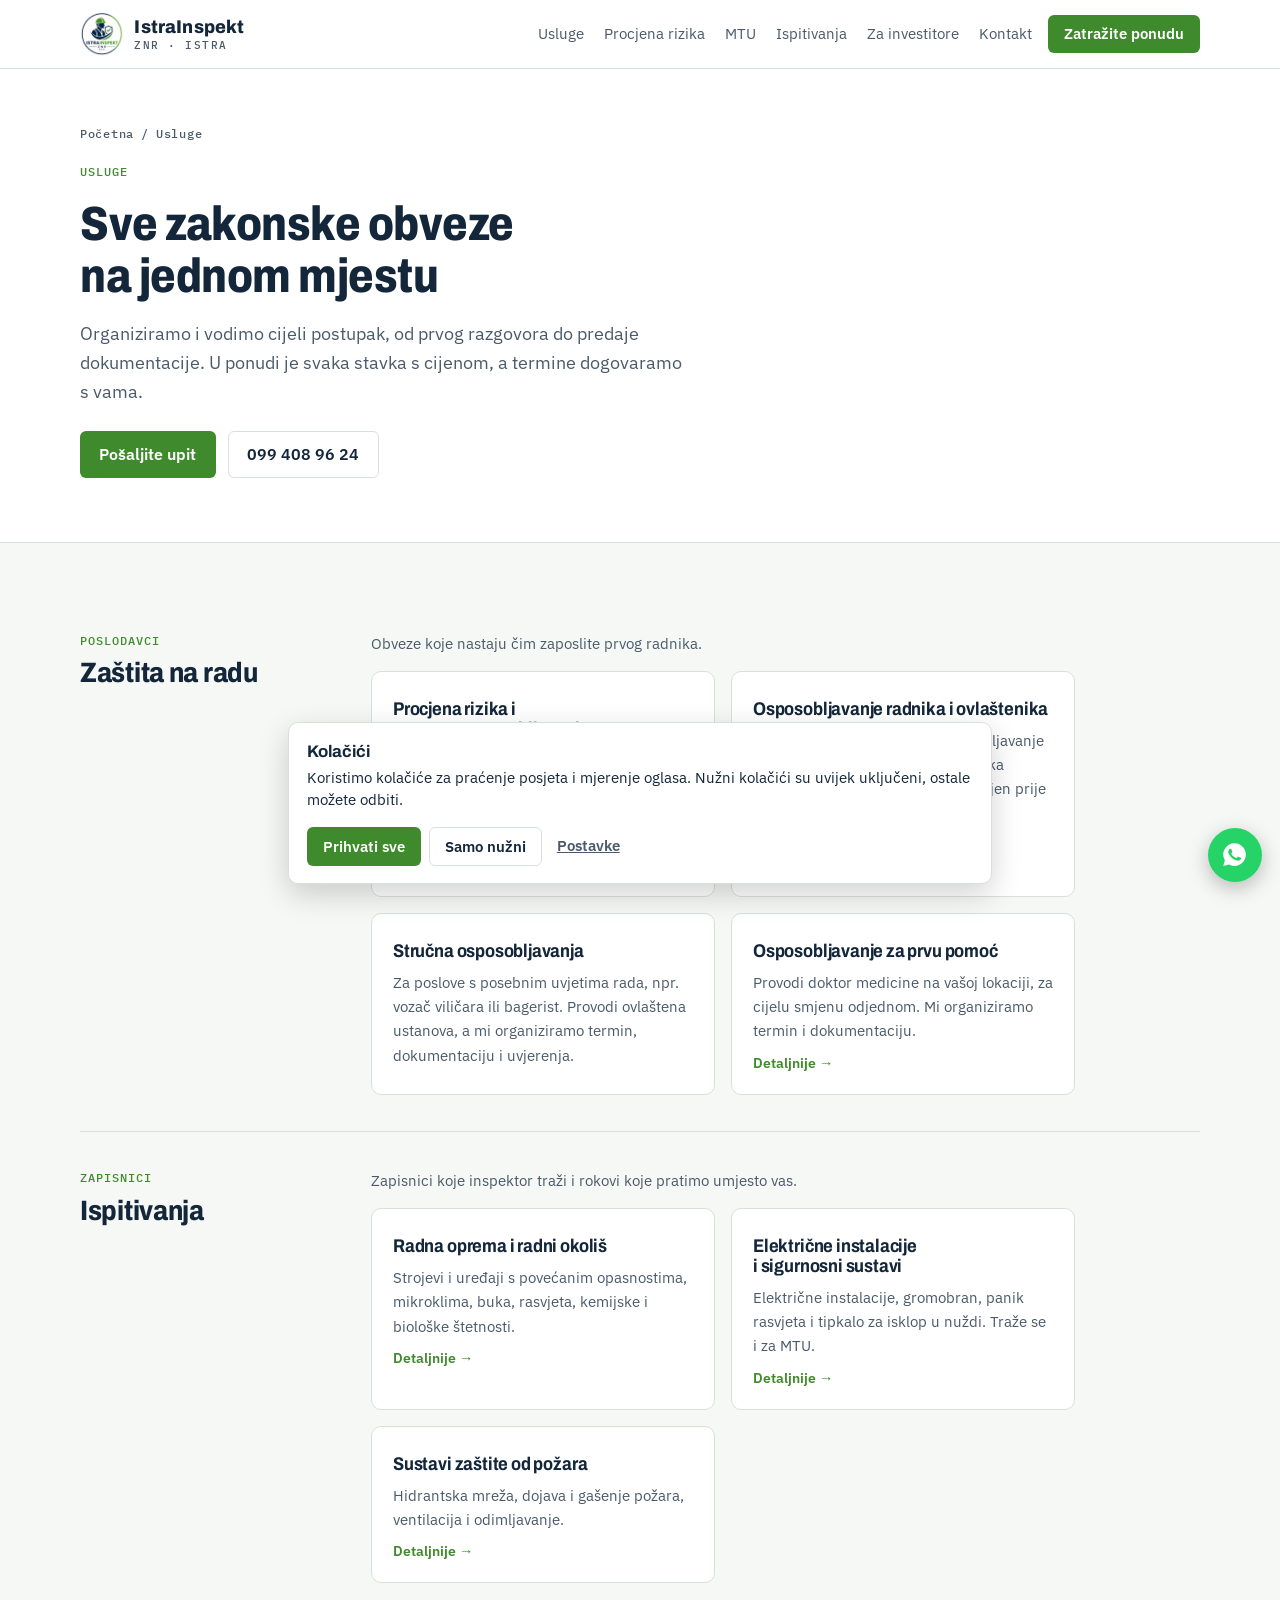
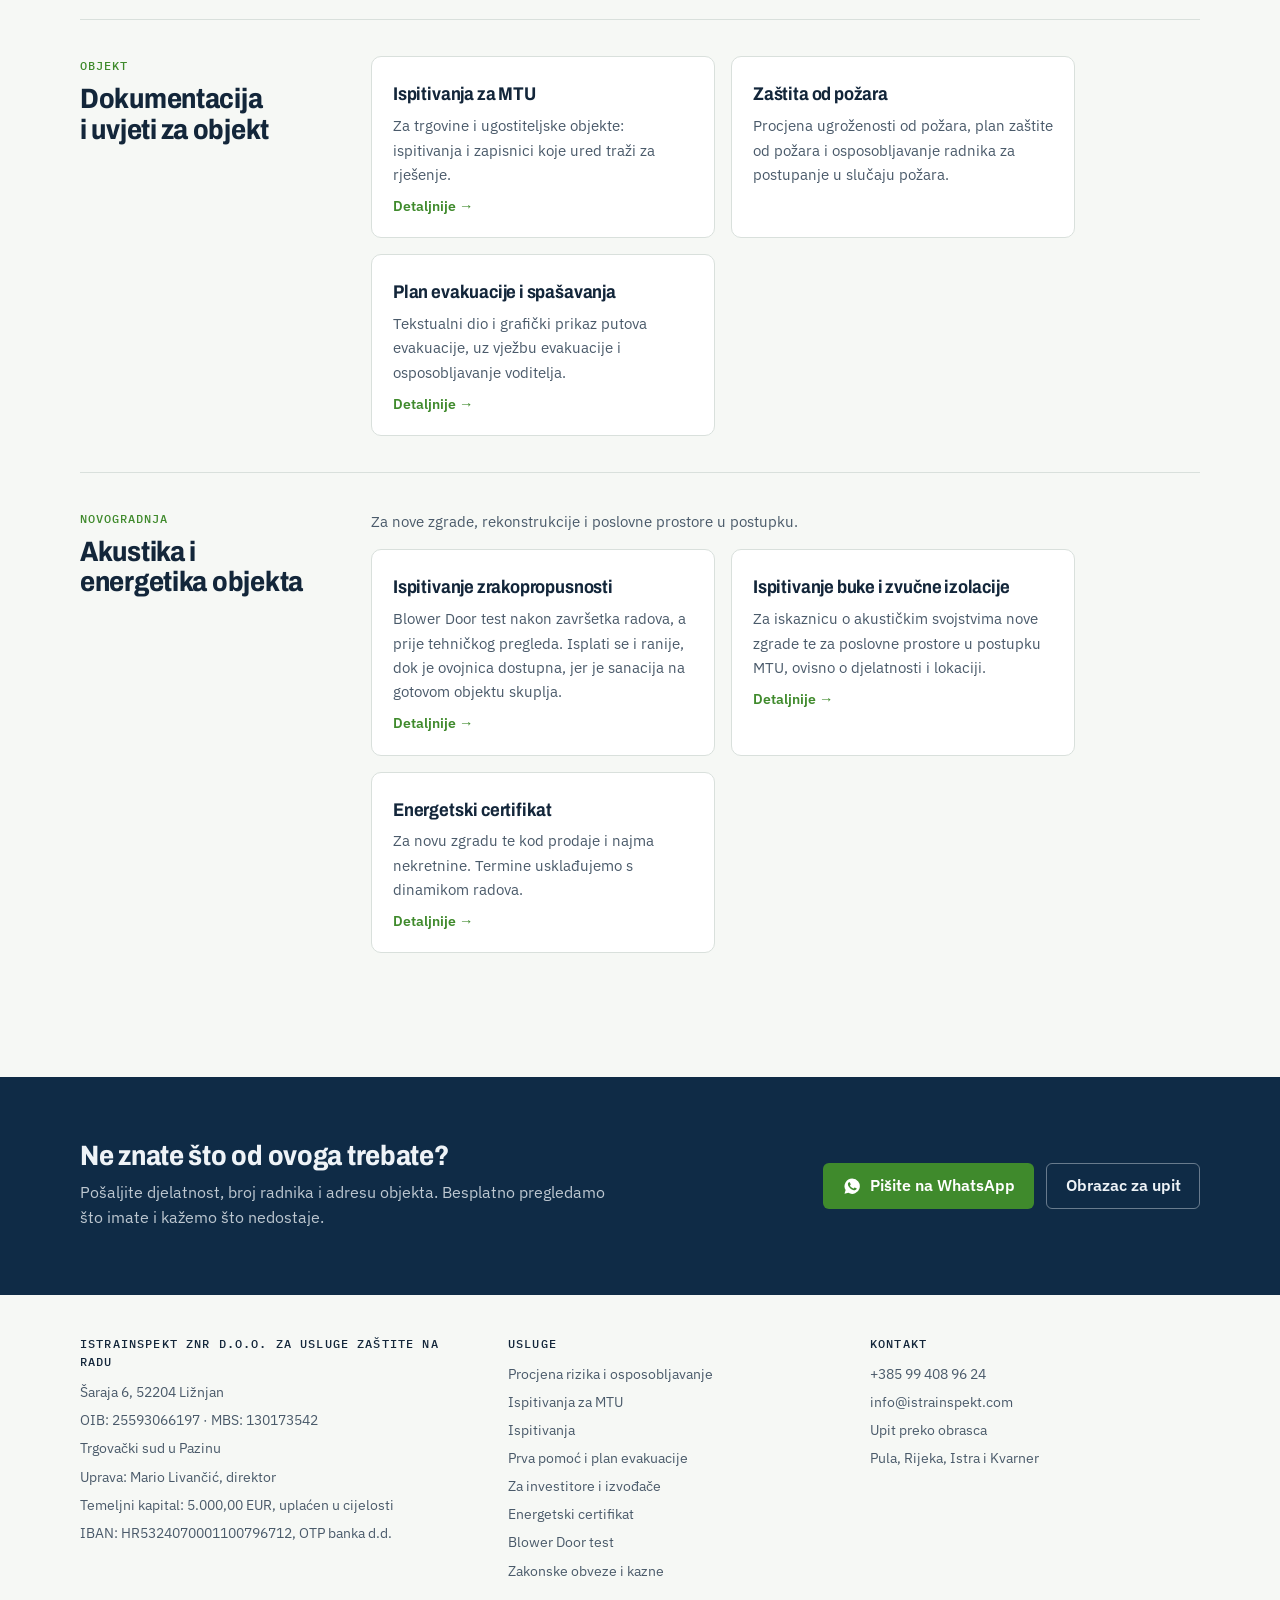
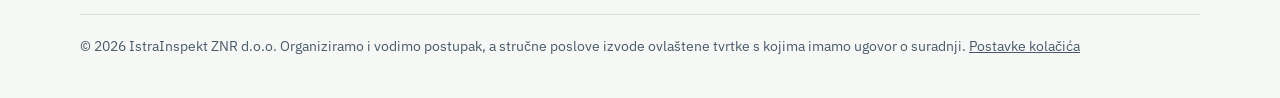
<file: usluge/index.html>
<!doctype html>
<html lang="hr">
<head>
<meta charset="utf-8">
<meta name="viewport" content="width=device-width, initial-scale=1, viewport-fit=cover">
<title>Usluge zaštite na radu u Istri | IstraInspekt ZNR</title>
<meta name="claude:viewport-fit-sides" content="cover">
<meta name="description" content="Procjena rizika, osposobljavanja, ispitivanja, MTU, plan evakuacije, akustika i Blower Door. Sve obveze na jednom mjestu, s cijenom po stavci.">
<link rel="canonical" href="https://istrainspekt.com/usluge/">
<meta name="theme-color" content="#0f2b46">
<meta property="og:type" content="website">
<meta property="og:locale" content="hr_HR">
<meta property="og:site_name" content="IstraInspekt ZNR">
<meta property="og:title" content="Usluge zaštite na radu u Istri | IstraInspekt ZNR">
<meta property="og:description" content="Procjena rizika, osposobljavanja, ispitivanja, MTU, plan evakuacije, akustika i Blower Door. Sve obveze na jednom mjestu, s cijenom po stavci.">
<meta property="og:url" content="https://istrainspekt.com/usluge/">
<meta property="og:image" content="https://istrainspekt.com/assets/img/og-istrainspekt.jpg">
<link rel="icon" href="/favicon.ico" sizes="32x32">
<link rel="icon" href="/favicon.png" type="image/png">
<link rel="apple-touch-icon" href="/assets/img/apple-touch-icon.png">
<link rel="preload" as="font" type="font/woff2" href="/assets/fonts/archivo-latin-wdth-normal.woff2" crossorigin>
<link rel="preload" as="font" type="font/woff2" href="/assets/fonts/ibm-plex-sans-latin-400-normal.woff2" crossorigin>
<link rel="stylesheet" href="/assets/css/site.css">
<script>window.dataLayer=window.dataLayer||[];function gtag(){dataLayer.push(arguments);}
(function(){var c=null;try{c=JSON.parse(localStorage.getItem('ii_consent'));if(c&&Date.now()-c.t>31536000000)c=null}catch(e){}
gtag('consent','default',{ad_storage:'denied',ad_user_data:'denied',ad_personalization:'denied',analytics_storage:'denied',functionality_storage:'granted',security_storage:'granted',wait_for_update:500});
gtag('set','ads_data_redaction',true);gtag('set','url_passthrough',true);
if(c){var m=c.m?'granted':'denied';gtag('consent','update',{analytics_storage:c.a?'granted':'denied',ad_storage:m,ad_user_data:m,ad_personalization:m})}})();</script>
<!-- Google Tag Manager -->
<script>(function(w,d,s,l,i){w[l]=w[l]||[];w[l].push({'gtm.start':new Date().getTime(),event:'gtm.js'});var f=d.getElementsByTagName(s)[0],j=d.createElement(s),dl=l!='dataLayer'?'&l='+l:'';j.async=true;j.src='https://www.googletagmanager.com/gtm.js?id='+i+dl;var go=function(){f.parentNode.insertBefore(j,f)};if(d.readyState==='complete')setTimeout(go,1500);else w.addEventListener('load',function(){setTimeout(go,1500)});})(window,document,'script','dataLayer','GTM-WBGSD3ZP');</script>
<!-- Google Analytics 4 i Google Ads konverzije -->
<script>(function(){function go(){var s=document.createElement("script");s.async=true;s.src="https://www.googletagmanager.com/gtag/js?id=G-SNYNY1EYH9";document.head.appendChild(s)}if(document.readyState==="complete")setTimeout(go,1500);else addEventListener("load",function(){setTimeout(go,1500)})})();</script>
<script>window.dataLayer=window.dataLayer||[];function gtag(){dataLayer.push(arguments);}gtag('js',new Date());gtag('config','G-SNYNY1EYH9');gtag('config','AW-10872333170');
document.addEventListener('click',function(e){var a=e.target.closest&&e.target.closest('a[href]');if(!a)return;var h=a.getAttribute('href');var l=/wa\.me|whatsapp/.test(h)?'u5bECLWLtaQdEPLGqsAo':/^tel:/.test(h)?'rfC3CLiLtaQdEPLGqsAo':null;if(l)gtag('event','conversion',{send_to:'AW-10872333170/'+l});},true);</script>
<script type="application/ld+json">
{
 "@context": "https://schema.org",
 "@graph": [
  {
   "@type": "ProfessionalService",
   "@id": "https://istrainspekt.com/#firma",
   "name": "IstraInspekt ZNR d.o.o.",
   "url": "https://istrainspekt.com/",
   "logo": "https://istrainspekt.com/assets/img/logo-512.png",
   "image": "https://istrainspekt.com/assets/img/og-istrainspekt.jpg",
   "telephone": "+385994089624",
   "email": "info@istrainspekt.com",
   "vatID": "HR25593066197",
   "address": {
    "@type": "PostalAddress",
    "streetAddress": "Šaraja 6",
    "postalCode": "52204",
    "addressLocality": "Ližnjan",
    "addressCountry": "HR"
   },
   "areaServed": [
    {
     "@type": "AdministrativeArea",
     "name": "Istarska županija"
    },
    {
     "@type": "AdministrativeArea",
     "name": "Primorsko-goranska županija"
    }
   ]
  },
  {
   "@type": "BreadcrumbList",
   "itemListElement": [
    {
     "@type": "ListItem",
     "position": 1,
     "name": "Početna",
     "item": "https://istrainspekt.com/"
    },
    {
     "@type": "ListItem",
     "position": 2,
     "name": "Usluge",
     "item": "https://istrainspekt.com/usluge/"
    }
   ]
  }
 ]
}
</script>
</head>
<body>
<noscript><iframe src="https://www.googletagmanager.com/ns.html?id=GTM-WBGSD3ZP" height="0" width="0" style="display:none;visibility:hidden"></iframe></noscript>
<header class="top">
  <div class="wrap">
    <a class="brand" href="/" aria-label="IstraInspekt ZNR, početna">
      <img src="/assets/img/logo-96.png" width="44" height="44" alt="">
      <span>IstraInspekt<small>ZNR · ISTRA</small></span>
    </a>
    <nav class="nav" id="nav" aria-label="Glavni izbornik">
      <a href="/usluge/" aria-current="page">Usluge</a>
      <a href="/procjena-rizika-osposobljavanje/">Procjena rizika</a>
      <a href="/mtu/">MTU</a>
      <a href="/ispitivanja/">Ispitivanja</a>
      <a href="/investitori-izvodaci/">Za investitore</a>
      <a href="/kontakt/">Kontakt</a>
    </nav>
    <button class="menu-btn" id="menuBtn" aria-expanded="false" aria-controls="nav">Izbornik</button>
    <a class="btn btn-primary btn-wa-top" href="/kontakt/#upit">Zatražite ponudu</a>
  </div>
</header>
<main>
<section class="page-hero">
  <div class="wrap solo">
    <div class="copy">
      <nav class="crumbs" aria-label="Putanja"><a href="/">Početna</a><span>/</span><span>Usluge</span></nav>
      <p class="eyebrow">Usluge</p>
      <h1>Sve zakonske obveze na jednom mjestu</h1>
      <p class="lead">Organiziramo i vodimo cijeli postupak, od prvog razgovora do predaje dokumentacije. U ponudi je svaka stavka s cijenom, a termine dogovaramo s vama.</p>
      <div class="hero-cta">
        <a class="btn btn-primary" href="/kontakt/#upit">Pošaljite upit</a>
        <a class="btn btn-ghost" href="tel:+385994089624" data-track="tel">099 408 96 24</a>
      </div>
    </div>
    
  </div>
</section><section><div class="wrap"><div class="topic" id=""><div class="side"><p class="eyebrow">Poslodavci</p><h2>Zaštita na radu</h2></div><div class="body"><p class="muted">Obveze koje nastaju čim zaposlite prvog radnika.</p><div class="items"><div class="item"><h3>Procjena rizika i program osposobljavanja</h3><p>Temeljni dokument bez kojeg nijedna druga obveza ne stoji. Izrada za svako radno mjesto i izmjene kod promjene procesa rada ili nove lokacije.</p><a class="more" href="/procjena-rizika-osposobljavanje/">Detaljnije →</a></div><div class="item"><h3>Osposobljavanje radnika i ovlaštenika</h3><p>Za rad na siguran način te osposobljavanje poslodavca, ovlaštenika i povjerenika radnika. Radnik mora biti osposobljen prije samostalnog rada.</p><a class="more" href="/procjena-rizika-osposobljavanje/">Detaljnije →</a></div><div class="item"><h3>Stručna osposobljavanja</h3><p>Za poslove s posebnim uvjetima rada, npr. vozač viličara ili bagerist. Provodi ovlaštena ustanova, a mi organiziramo termin, dokumentaciju i uvjerenja.</p></div><div class="item"><h3>Osposobljavanje za prvu pomoć</h3><p>Provodi doktor medicine na vašoj lokaciji, za cijelu smjenu odjednom. Mi organiziramo termin i dokumentaciju.</p><a class="more" href="/prva-pomoc-evakuacija/">Detaljnije →</a></div></div></div></div>
<div class="topic" id=""><div class="side"><p class="eyebrow">Zapisnici</p><h2>Ispitivanja</h2></div><div class="body"><p class="muted">Zapisnici koje inspektor traži i rokovi koje pratimo umjesto vas.</p><div class="items"><div class="item"><h3>Radna oprema i radni okoliš</h3><p>Strojevi i uređaji s povećanim opasnostima, mikroklima, buka, rasvjeta, kemijske i biološke štetnosti.</p><a class="more" href="/ispitivanja/">Detaljnije →</a></div><div class="item"><h3>Električne instalacije i sigurnosni sustavi</h3><p>Električne instalacije, gromobran, panik rasvjeta i tipkalo za isklop u nuždi. Traže se i za MTU.</p><a class="more" href="/ispitivanja/">Detaljnije →</a></div><div class="item"><h3>Sustavi zaštite od požara</h3><p>Hidrantska mreža, dojava i gašenje požara, ventilacija i odimljavanje.</p><a class="more" href="/ispitivanja/">Detaljnije →</a></div></div></div></div>
<div class="topic" id=""><div class="side"><p class="eyebrow">Objekt</p><h2>Dokumentacija i uvjeti za objekt</h2></div><div class="body"><div class="items"><div class="item"><h3>Ispitivanja za MTU</h3><p>Za trgovine i ugostiteljske objekte: ispitivanja i zapisnici koje ured traži za rješenje.</p><a class="more" href="/mtu/">Detaljnije →</a></div><div class="item"><h3>Zaštita od požara</h3><p>Procjena ugroženosti od požara, plan zaštite od požara i osposobljavanje radnika za postupanje u slučaju požara.</p></div><div class="item"><h3>Plan evakuacije i spašavanja</h3><p>Tekstualni dio i grafički prikaz putova evakuacije, uz vježbu evakuacije i osposobljavanje voditelja.</p><a class="more" href="/prva-pomoc-evakuacija/">Detaljnije →</a></div></div></div></div>
<div class="topic" id=""><div class="side"><p class="eyebrow">Novogradnja</p><h2>Akustika i energetika objekta</h2></div><div class="body"><p class="muted">Za nove zgrade, rekonstrukcije i poslovne prostore u postupku.</p><div class="items"><div class="item"><h3>Ispitivanje zrakopropusnosti</h3><p>Blower Door test nakon završetka radova, a prije tehničkog pregleda. Isplati se i ranije, dok je ovojnica dostupna, jer je sanacija na gotovom objektu skuplja.</p><a class="more" href="/investitori-izvodaci/">Detaljnije →</a></div><div class="item"><h3>Ispitivanje buke i zvučne izolacije</h3><p>Za iskaznicu o akustičkim svojstvima nove zgrade te za poslovne prostore u postupku MTU, ovisno o djelatnosti i lokaciji.</p><a class="more" href="/investitori-izvodaci/">Detaljnije →</a></div><div class="item"><h3>Energetski certifikat</h3><p>Za novu zgradu te kod prodaje i najma nekretnine. Termine usklađujemo s dinamikom radova.</p><a class="more" href="/investitori-izvodaci/">Detaljnije →</a></div></div></div></div></div></section><section class="band">
  <div class="wrap">
    <div><h2>Ne znate što od ovoga trebate?</h2><p>Pošaljite djelatnost, broj radnika i adresu objekta. Besplatno pregledamo što imate i kažemo što nedostaje.</p></div>
    <div class="acts">
      <a class="btn btn-primary" href="https://wa.me/385994089624" target="_blank" rel="noopener" data-track="whatsapp-band"><svg viewBox="0 0 24 24" fill="currentColor"><path d="M12 2a10 10 0 0 0-8.6 15.1L2 22l5-1.3A10 10 0 1 0 12 2Zm5.3 14.1c-.2.6-1.3 1.2-1.8 1.2-.5.1-1 .2-3.3-.7-2.8-1.1-4.6-4-4.7-4.2-.1-.2-1.1-1.5-1.1-2.9s.7-2 1-2.3c.2-.3.5-.3.7-.3h.5c.2 0 .4 0 .6.5l.8 2c.1.2.1.4 0 .5l-.3.5-.4.4c-.1.2-.3.3-.1.6.2.3.8 1.3 1.7 2.1 1.2 1 2.1 1.3 2.4 1.5.3.1.5.1.6-.1l.9-1c.2-.3.4-.2.6-.1l1.9.9c.3.1.5.2.5.3.1.2.1.6-.1 1.1Z"/></svg> Pišite na WhatsApp</a>
      <a class="btn btn-ghost" href="/kontakt/#upit">Obrazac za upit</a>
    </div>
  </div>
</section>
</main>
<footer>
  <div class="wrap">
    <div class="foot">
      <div>
        <h4>IstraInspekt ZNR d.o.o. za usluge zaštite na radu</h4>
        <ul class="reg">
          <li>Šaraja 6, 52204 Ližnjan</li>
          <li>OIB: 25593066197 · MBS: 130173542</li>
          <li>Trgovački sud u Pazinu</li>
          <li>Uprava: Mario Livančić, direktor</li>
          <li>Temeljni kapital: 5.000,00 EUR, uplaćen u cijelosti</li>
          <li>IBAN: HR5324070001100796712, OTP banka d.d.</li>
        </ul>
      </div>
      <div>
        <h4>Usluge</h4>
        <ul>
          <li><a href="/procjena-rizika-osposobljavanje/">Procjena rizika i osposobljavanje</a></li>
          <li><a href="/mtu/">Ispitivanja za MTU</a></li>
          <li><a href="/ispitivanja/">Ispitivanja</a></li>
          <li><a href="/prva-pomoc-evakuacija/">Prva pomoć i plan evakuacije</a></li>
          <li><a href="/investitori-izvodaci/">Za investitore i izvođače</a></li>
          <li><a href="/energetski-certifikat/">Energetski certifikat</a></li>
          <li><a href="/blower-door-test/">Blower Door test</a></li>
          <li><a href="/obveze-i-kazne/">Zakonske obveze i kazne</a></li>
        </ul>
      </div>
      <div>
        <h4>Kontakt</h4>
        <ul>
          <li><a href="tel:+385994089624" data-track="tel">+385 99 408 96 24</a></li>
          <li><a href="mailto:info@istrainspekt.com" data-track="mail">info@istrainspekt.com</a></li>
          <li><a href="/kontakt/">Upit preko obrasca</a></li>
          <li><a href="/podrucje-rada/">Pula, Rijeka, Istra i Kvarner</a></li>
        </ul>
      </div>
    </div>
    <p class="disclaimer">© 2026 IstraInspekt ZNR d.o.o. Organiziramo i vodimo postupak, a stručne poslove izvode ovlaštene tvrtke s kojima imamo ugovor o suradnji. <a href="#" data-ck-open>Postavke kolačića</a></p>
  </div>
</footer>

<a class="wa-float" href="https://wa.me/385994089624" target="_blank" rel="noopener" aria-label="Pišite nam na WhatsApp" data-track="whatsapp-float">
  <svg viewBox="0 0 24 24" fill="currentColor"><path d="M12 2a10 10 0 0 0-8.6 15.1L2 22l5-1.3A10 10 0 1 0 12 2Zm5.3 14.1c-.2.6-1.3 1.2-1.8 1.2-.5.1-1 .2-3.3-.7-2.8-1.1-4.6-4-4.7-4.2-.1-.2-1.1-1.5-1.1-2.9s.7-2 1-2.3c.2-.3.5-.3.7-.3h.5c.2 0 .4 0 .6.5l.8 2c.1.2.1.4 0 .5l-.3.5-.4.4c-.1.2-.3.3-.1.6.2.3.8 1.3 1.7 2.1 1.2 1 2.1 1.3 2.4 1.5.3.1.5.1.6-.1l.9-1c.2-.3.4-.2.6-.1l1.9.9c.3.1.5.2.5.3.1.2.1.6-.1 1.1Z"/></svg>
</a>
<script src="/assets/js/site.js" defer></script>
</body>
</html>
</file>
<file: assets/css/site.css>
@font-face { font-family:'Archivo'; font-style: normal; font-display: swap; font-weight: 100 900; font-stretch: 62% 125%; src: url(/assets/fonts/archivo-latin-ext-wdth-normal.woff2) format('woff2-variations'); unicode-range: U+0100-02BA,U+02BD-02C5,U+02C7-02CC,U+02CE-02D7,U+02DD-02FF,U+0304,U+0308,U+0329,U+1D00-1DBF,U+1E00-1E9F,U+1EF2-1EFF,U+2020,U+20A0-20AB,U+20AD-20C0,U+2113,U+2C60-2C7F,U+A720-A7FF; }
@font-face { font-family:'Archivo'; font-style: normal; font-display: swap; font-weight: 100 900; font-stretch: 62% 125%; src: url(/assets/fonts/archivo-latin-wdth-normal.woff2) format('woff2-variations'); unicode-range: U+0000-00FF,U+0131,U+0152-0153,U+02BB-02BC,U+02C6,U+02DA,U+02DC,U+0304,U+0308,U+0329,U+2000-206F,U+20AC,U+2122,U+2191,U+2193,U+2212,U+2215,U+FEFF,U+FFFD; }
@font-face { font-family:'IBM Plex Sans'; font-style: normal; font-display: swap; font-weight: 400; src: url(/assets/fonts/ibm-plex-sans-latin-ext-400-normal.woff2) format('woff2'), url(/assets/fonts/ibm-plex-sans-latin-ext-400-normal.woff) format('woff'); unicode-range: U+0100-02BA,U+02BD-02C5,U+02C7-02CC,U+02CE-02D7,U+02DD-02FF,U+0304,U+0308,U+0329,U+1D00-1DBF,U+1E00-1E9F,U+1EF2-1EFF,U+2020,U+20A0-20AB,U+20AD-20C0,U+2113,U+2C60-2C7F,U+A720-A7FF; }
@font-face { font-family:'IBM Plex Sans'; font-style: normal; font-display: swap; font-weight: 400; src: url(/assets/fonts/ibm-plex-sans-latin-400-normal.woff2) format('woff2'), url(/assets/fonts/ibm-plex-sans-latin-400-normal.woff) format('woff'); unicode-range: U+0000-00FF,U+0131,U+0152-0153,U+02BB-02BC,U+02C6,U+02DA,U+02DC,U+0304,U+0308,U+0329,U+2000-206F,U+20AC,U+2122,U+2191,U+2193,U+2212,U+2215,U+FEFF,U+FFFD; }
@font-face { font-family:'IBM Plex Sans'; font-style: normal; font-display: swap; font-weight: 500; src: url(/assets/fonts/ibm-plex-sans-latin-ext-500-normal.woff2) format('woff2'), url(/assets/fonts/ibm-plex-sans-latin-ext-500-normal.woff) format('woff'); unicode-range: U+0100-02BA,U+02BD-02C5,U+02C7-02CC,U+02CE-02D7,U+02DD-02FF,U+0304,U+0308,U+0329,U+1D00-1DBF,U+1E00-1E9F,U+1EF2-1EFF,U+2020,U+20A0-20AB,U+20AD-20C0,U+2113,U+2C60-2C7F,U+A720-A7FF; }
@font-face { font-family:'IBM Plex Sans'; font-style: normal; font-display: swap; font-weight: 500; src: url(/assets/fonts/ibm-plex-sans-latin-500-normal.woff2) format('woff2'), url(/assets/fonts/ibm-plex-sans-latin-500-normal.woff) format('woff'); unicode-range: U+0000-00FF,U+0131,U+0152-0153,U+02BB-02BC,U+02C6,U+02DA,U+02DC,U+0304,U+0308,U+0329,U+2000-206F,U+20AC,U+2122,U+2191,U+2193,U+2212,U+2215,U+FEFF,U+FFFD; }
@font-face { font-family:'IBM Plex Sans'; font-style: normal; font-display: swap; font-weight: 600; src: url(/assets/fonts/ibm-plex-sans-latin-ext-600-normal.woff2) format('woff2'), url(/assets/fonts/ibm-plex-sans-latin-ext-600-normal.woff) format('woff'); unicode-range: U+0100-02BA,U+02BD-02C5,U+02C7-02CC,U+02CE-02D7,U+02DD-02FF,U+0304,U+0308,U+0329,U+1D00-1DBF,U+1E00-1E9F,U+1EF2-1EFF,U+2020,U+20A0-20AB,U+20AD-20C0,U+2113,U+2C60-2C7F,U+A720-A7FF; }
@font-face { font-family:'IBM Plex Sans'; font-style: normal; font-display: swap; font-weight: 600; src: url(/assets/fonts/ibm-plex-sans-latin-600-normal.woff2) format('woff2'), url(/assets/fonts/ibm-plex-sans-latin-600-normal.woff) format('woff'); unicode-range: U+0000-00FF,U+0131,U+0152-0153,U+02BB-02BC,U+02C6,U+02DA,U+02DC,U+0304,U+0308,U+0329,U+2000-206F,U+20AC,U+2122,U+2191,U+2193,U+2212,U+2215,U+FEFF,U+FFFD; }
@font-face { font-family:'IBM Plex Mono'; font-style: normal; font-display: swap; font-weight: 500; src: url(/assets/fonts/ibm-plex-mono-latin-ext-500-normal.woff2) format('woff2'), url(/assets/fonts/ibm-plex-mono-latin-ext-500-normal.woff) format('woff'); unicode-range: U+0100-02BA,U+02BD-02C5,U+02C7-02CC,U+02CE-02D7,U+02DD-02FF,U+0304,U+0308,U+0329,U+1D00-1DBF,U+1E00-1E9F,U+1EF2-1EFF,U+2020,U+20A0-20AB,U+20AD-20C0,U+2113,U+2C60-2C7F,U+A720-A7FF; }
@font-face { font-family:'IBM Plex Mono'; font-style: normal; font-display: swap; font-weight: 500; src: url(/assets/fonts/ibm-plex-mono-latin-500-normal.woff2) format('woff2'), url(/assets/fonts/ibm-plex-mono-latin-500-normal.woff) format('woff'); unicode-range: U+0000-00FF,U+0131,U+0152-0153,U+02BB-02BC,U+02C6,U+02DA,U+02DC,U+0304,U+0308,U+0329,U+2000-206F,U+20AC,U+2122,U+2191,U+2193,U+2212,U+2215,U+FEFF,U+FFFD; }
/* Layout: "zapisnik" — tehnički dokument s očitanjima mjerenja; navy kao tinta, zelena samo za ono što je ispravno ili sljedeći korak. */
:root{
  --paper:#f6f8f5;
  --sheet:#ffffff;
  --ink:#13263a;
  --ink-soft:#4a5a6a;
  --line:#d9e0dc;
  --navy:#0f2b46;
  --navy-ink:#eef3f7;
  --green:#3f8a2c;
  --green-ink:#ffffff;
  --green-soft:#e6f1e1;
  --readout:#0d1f12;
  --readout-ink:#9fe07f;
  --f-display:"Archivo","Arial Narrow",Arial,sans-serif;
  --f-body:"IBM Plex Sans","Segoe UI",Roboto,Arial,sans-serif;
  --f-mono:"IBM Plex Mono",ui-monospace,"Cascadia Mono",Consolas,monospace;
  --s-1:.875rem; --s0:1rem; --s1:1.125rem; --s2:1.375rem; --s3:1.75rem; --s4:2.375rem; --s5:clamp(2.25rem,5.2vw,3.6rem);
  --wrap:72rem;
  --gutter-l:max(16px,env(safe-area-inset-left,0px));
  --gutter-r:max(16px,env(safe-area-inset-right,0px));
}
@media (prefers-color-scheme:dark){:root:not([data-theme="light"]){
  --paper:#0e1720; --sheet:#152230; --ink:#e6edf2; --ink-soft:#a7b5c1; --line:#27384a;
  --navy:#0a1b2b; --navy-ink:#e6edf2; --green:#6cbf4f; --green-ink:#0b1a08; --green-soft:#1a2e1a;
  --readout:#08130b; --readout-ink:#a6e889; color-scheme:dark}}
:root[data-theme="dark"]{
  --paper:#0e1720; --sheet:#152230; --ink:#e6edf2; --ink-soft:#a7b5c1; --line:#27384a;
  --navy:#0a1b2b; --navy-ink:#e6edf2; --green:#6cbf4f; --green-ink:#0b1a08; --green-soft:#1a2e1a;
  --readout:#08130b; --readout-ink:#a6e889; color-scheme:dark}

*,*::before,*::after{box-sizing:border-box}
html{scroll-behavior:smooth}
@media (prefers-reduced-motion:reduce){html{scroll-behavior:auto}*{transition:none!important}}
body{margin:0;background:var(--paper);color:var(--ink);font-family:var(--f-body);font-size:var(--s0);line-height:1.6}
img{max-width:100%;height:auto;display:block}
a{color:inherit}
:focus-visible{outline:3px solid var(--green);outline-offset:2px}
h1,h2,h3{font-family:var(--f-display);font-stretch:88%;line-height:1.08;margin:0;text-wrap:balance;letter-spacing:-.01em}
h2{font-size:var(--s4);font-weight:750}
h3{font-size:var(--s2);font-weight:700}
p{margin:0}
.wrap{max-width:var(--wrap);margin-inline:auto;padding-left:var(--gutter-l);padding-right:var(--gutter-r)}
.eyebrow{font-family:var(--f-mono);font-size:.78rem;letter-spacing:.08em;text-transform:uppercase;color:var(--green)}
.lead{font-size:var(--s1);color:var(--ink-soft);max-width:38rem}
section{padding-block:clamp(3rem,7vw,5.5rem)}
.sec-head{display:grid;gap:.75rem;margin-bottom:2.25rem;max-width:44rem}

/* gumbi */
.btn{display:inline-flex;align-items:center;gap:.55rem;font-family:var(--f-body);font-weight:600;font-size:var(--s0);text-decoration:none;padding:.8rem 1.15rem;border-radius:6px;border:1.5px solid transparent;cursor:pointer;line-height:1.2}
.btn svg{width:1.15em;height:1.15em;flex:none}
.btn-primary{background:var(--green);color:var(--green-ink)}
.btn-primary:hover{filter:brightness(1.07)}
.btn-ghost{border-color:var(--line);color:var(--ink);background:var(--sheet)}
.btn-ghost:hover{border-color:var(--ink-soft)}

/* zaglavlje */
body::before{content:"";position:fixed;inset:0 0 auto;height:env(safe-area-inset-top,0px);z-index:10;background:var(--sheet)}
.top{position:sticky;top:env(safe-area-inset-top,0px);z-index:9;background:var(--sheet);border-bottom:1px solid var(--line)}
.top .wrap{display:flex;align-items:center;gap:1rem;min-height:4.25rem}
.brand{display:flex;align-items:center;gap:.65rem;text-decoration:none;margin-right:auto}
.brand img{width:44px;height:44px}
.brand span{font-family:var(--f-display);font-weight:800;font-stretch:95%;font-size:1.15rem;letter-spacing:.01em;line-height:1}
.brand small{display:block;font-family:var(--f-mono);font-weight:500;font-size:.66rem;letter-spacing:.14em;color:var(--ink-soft);margin-top:.25rem}
.nav{display:flex;gap:1.25rem;font-size:.94rem}
.nav a{text-decoration:none;color:var(--ink-soft);padding-block:.4rem}
.nav a:hover{color:var(--ink)}
.menu-btn{display:none;background:none;border:1.5px solid var(--line);border-radius:6px;padding:.5rem .7rem;color:var(--ink);font:600 .9rem var(--f-body);cursor:pointer}
.top .btn{padding:.6rem .95rem;font-size:.92rem}
@media (max-width:980px){
  .nav{display:none;position:absolute;left:0;right:0;top:100%;background:var(--sheet);border-bottom:1px solid var(--line);flex-direction:column;gap:0;padding:.5rem var(--gutter-r) 1rem var(--gutter-l)}
  .nav.open{display:flex}
  .nav a{padding-block:.7rem;border-bottom:1px solid var(--line)}
  .menu-btn{display:inline-block}
}
@media (max-width:520px){.top .btn-wa-top{display:none}}

/* hero */
.hero{padding-block:clamp(2.5rem,6vw,4.5rem) clamp(3rem,6vw,5rem);background:var(--sheet);border-bottom:1px solid var(--line)}
.hero .wrap{display:grid;grid-template-columns:1.15fr .85fr;gap:clamp(2rem,5vw,4rem);align-items:center}
.hero-copy{display:grid;gap:1.4rem;min-width:0}
.hero h1{font-size:var(--s5);font-weight:800;font-stretch:84%}
.hero h1 em{font-style:normal;color:var(--green)}
.hero-cta{display:flex;flex-wrap:wrap;gap:.75rem;margin-top:.4rem}
.hero-note{font-size:.92rem;color:var(--ink-soft);display:flex;gap:.5rem;align-items:flex-start}
.hero-note svg{flex:none;width:1.1rem;height:1.1rem;margin-top:.2rem;color:var(--green)}
.hero-fig{position:relative;margin:0;max-width:100%}
.hero-fig img{border-radius:10px;aspect-ratio:4/5;object-fit:cover;width:100%}
.readout{font-family:var(--f-mono);background:var(--readout);color:var(--readout-ink);border-radius:6px;padding:.65rem .8rem;font-size:.8rem;line-height:1.45;font-variant-numeric:tabular-nums;box-shadow:0 8px 24px rgba(0,0,0,.25)}
.readout b{display:block;font-size:1.35rem;font-weight:500;letter-spacing:.02em}
.readout .lbl{opacity:.75;text-transform:uppercase;letter-spacing:.08em;font-size:.68rem}
.hero-fig .readout{position:absolute;left:-1.25rem;bottom:1.5rem;max-width:15rem}
@media (max-width:820px){
  .hero .wrap{grid-template-columns:1fr}
  .hero-fig{max-width:26rem}
  .hero-fig .readout{left:.75rem}
}

/* obveze */
.duties{display:grid;grid-template-columns:repeat(4,1fr);gap:1px;background:var(--line);border:1px solid var(--line);border-radius:10px;overflow:hidden}
.duty{background:var(--sheet);padding:1.5rem 1.35rem;display:grid;gap:.6rem;align-content:start;min-width:0}
.duty .tick{width:2rem;height:2rem;border-radius:50%;background:var(--green-soft);color:var(--green);display:grid;place-items:center}
.duty .tick svg{width:1.05rem;height:1.05rem}
.duty h3{font-size:1.18rem}
.duty p{color:var(--ink-soft);font-size:.95rem}
@media (max-width:900px){.duties{grid-template-columns:repeat(2,1fr)}}
@media (max-width:520px){.duties{grid-template-columns:1fr}}

/* usluge */
.services{background:var(--sheet);border-block:1px solid var(--line)}
.svc-list{display:grid;grid-template-columns:repeat(3,1fr);gap:1.25rem}
.svc{display:grid;grid-template-rows:auto 1fr auto;gap:.7rem;padding:1.4rem 1.35rem 1.25rem;border:1px solid var(--line);border-radius:10px;background:var(--paper);text-decoration:none;min-width:0;transition:border-color .15s}
.svc:hover{border-color:var(--green)}
.svc p{color:var(--ink-soft);font-size:.95rem}
.svc .more{font-weight:600;font-size:.92rem;color:var(--green);display:flex;align-items:center;gap:.35rem}
.svc .tag{font-family:var(--f-mono);font-size:.7rem;letter-spacing:.08em;text-transform:uppercase;color:var(--ink-soft)}
@media (max-width:900px){.svc-list{grid-template-columns:repeat(2,1fr)}}
@media (max-width:560px){.svc-list{grid-template-columns:1fr}}

/* postupak */
.steps{display:grid;grid-template-columns:repeat(4,1fr);gap:1.5rem;counter-reset:k;list-style:none;margin:0;padding:0}
.steps li{display:grid;gap:.5rem;align-content:start;padding-top:1rem;border-top:2px solid var(--ink);min-width:0}
.steps li::before{counter-increment:k;content:"0" counter(k);font-family:var(--f-mono);font-size:.85rem;color:var(--green)}
.steps h3{font-size:1.15rem}
.steps p{color:var(--ink-soft);font-size:.95rem}
.legal-strip{margin-top:2.25rem;padding:1rem 1.2rem;border-radius:8px;background:var(--green-soft);font-size:.95rem;max-width:52rem}
@media (max-width:900px){.steps{grid-template-columns:repeat(2,1fr)}}
@media (max-width:520px){.steps{grid-template-columns:1fr}}

/* teren */
.field{background:var(--navy);color:var(--navy-ink)}
.field .lead{color:color-mix(in srgb,var(--navy-ink) 78%,transparent)}
.field .eyebrow{color:var(--readout-ink)}
.shots{display:grid;grid-template-columns:repeat(4,1fr);gap:1rem}
.shot{margin:0;display:grid;gap:.6rem;min-width:0}
.shot img{border-radius:8px;aspect-ratio:1;object-fit:cover;width:100%}
.shot figcaption{font-size:.88rem;color:color-mix(in srgb,var(--navy-ink) 80%,transparent)}
.shot .readout{box-shadow:none}
@media (max-width:900px){.shots{grid-template-columns:repeat(2,1fr)}}

/* plan evakuacije */
.split{display:grid;grid-template-columns:1fr 1fr;gap:clamp(2rem,5vw,4rem);align-items:center}
.split > *{min-width:0}
.plan-fig{margin:0;background:var(--sheet);border:1px solid var(--line);border-radius:10px;padding:1rem}
.plan-fig figcaption{font-size:.85rem;color:var(--ink-soft);margin-top:.6rem}
.checks{list-style:none;padding:0;margin:1.25rem 0 0;display:grid;gap:.6rem}
.checks li{display:flex;gap:.6rem;align-items:flex-start}
.checks svg{flex:none;width:1.1rem;height:1.1rem;color:var(--green);margin-top:.25rem}
@media (max-width:820px){.split{grid-template-columns:1fr}}

/* investitori */
.inv{background:var(--sheet);border-block:1px solid var(--line)}
.inv-grid{display:grid;grid-template-columns:.8fr 1.2fr;gap:clamp(2rem,5vw,4rem);align-items:start}
.inv-grid > *{min-width:0}
.inv-grid img{border-radius:10px;aspect-ratio:4/5;object-fit:cover;width:100%}
.spec{display:grid;gap:0;margin-top:1.5rem;border-top:1px solid var(--line)}
.spec div{display:grid;grid-template-columns:11rem 1fr;gap:1rem;padding-block:1rem;border-bottom:1px solid var(--line)}
.spec dt{font-weight:600}
.spec dd{margin:0;color:var(--ink-soft);font-size:.95rem}
.spec code{font-family:var(--f-mono);font-size:.85em;color:var(--ink)}
@media (max-width:820px){.inv-grid{grid-template-columns:1fr}.inv-grid img{max-width:24rem;aspect-ratio:4/3}}
@media (max-width:520px){.spec div{grid-template-columns:1fr;gap:.25rem}}

/* FAQ */
.faq{max-width:48rem;display:grid;gap:.6rem}
.faq details{background:var(--sheet);border:1px solid var(--line);border-radius:8px}
.faq summary{cursor:pointer;list-style:none;padding:1rem 1.2rem;font-weight:600;display:flex;justify-content:space-between;gap:1rem}
.faq summary::-webkit-details-marker{display:none}
.faq summary::after{content:"+";font-family:var(--f-mono);color:var(--green);font-size:1.2rem;line-height:1}
.faq details[open] summary::after{content:"–"}
.faq details p{padding:0 1.2rem 1.1rem;color:var(--ink-soft)}

/* upit */
.ask{background:var(--navy);color:var(--navy-ink)}
.ask-grid{display:grid;grid-template-columns:.9fr 1.1fr;gap:clamp(2rem,5vw,4rem);align-items:start}
.ask-grid > *{min-width:0}
.ask .lead{color:color-mix(in srgb,var(--navy-ink) 78%,transparent)}
.ask .eyebrow{color:var(--readout-ink)}
.contact-lines{display:grid;gap:.85rem;margin-top:1.75rem}
.contact-lines div{display:grid;gap:.1rem}
.contact-lines span{font-family:var(--f-mono);font-size:.72rem;letter-spacing:.08em;text-transform:uppercase;opacity:.7}
.contact-lines a,.contact-lines strong{font-size:var(--s1);font-weight:600;text-decoration:none;user-select:all}
form.wa{background:var(--sheet);color:var(--ink);border-radius:10px;padding:clamp(1.25rem,3vw,1.75rem);display:grid;gap:1rem}
.row2{display:grid;grid-template-columns:1fr 1fr;gap:1rem}
@media (max-width:520px){.row2{grid-template-columns:1fr}}
label{display:grid;gap:.35rem;font-weight:600;font-size:.9rem}
input,select,textarea{font:inherit;font-weight:400;color:var(--ink);background:var(--paper);border:1.5px solid var(--line);border-radius:6px;padding:.65rem .75rem;width:100%;min-width:0}
textarea{min-height:6rem;resize:vertical}
input:focus,select:focus,textarea:focus{border-color:var(--green);outline:none}
fieldset{border:0;padding:0;margin:0;display:grid;gap:.5rem}
legend{font-weight:600;font-size:.9rem;margin-bottom:.4rem}
.chips{display:flex;flex-wrap:wrap;gap:.45rem}
.chips label{display:inline-flex;flex-direction:row;align-items:center;gap:.4rem;font-weight:500;border:1.5px solid var(--line);border-radius:999px;padding:.35rem .75rem;cursor:pointer;background:var(--paper)}
.chips input{width:auto;accent-color:var(--green)}
.chips label:has(input:checked){border-color:var(--green);background:var(--green-soft)}
.form-foot{display:flex;flex-wrap:wrap;gap:.75rem;align-items:center}
.form-foot small{color:var(--ink-soft);font-size:.82rem;flex:1 1 14rem}
@media (max-width:820px){.ask-grid{grid-template-columns:1fr}}

/* podnožje */
footer{padding-block:2.5rem calc(2.5rem + env(safe-area-inset-bottom,0px));font-size:.88rem;color:var(--ink-soft)}
.foot{display:grid;grid-template-columns:1.2fr 1fr 1fr;gap:2rem}
.foot > *{min-width:0}
.foot h4{font-family:var(--f-mono);font-size:.72rem;letter-spacing:.1em;text-transform:uppercase;color:var(--ink);margin:0 0 .6rem;font-weight:500}
.foot ul{list-style:none;padding:0;margin:0;display:grid;gap:.35rem}
.foot a{text-decoration:none}
.foot a:hover{color:var(--ink)}
.foot .reg{font-variant-numeric:tabular-nums;overflow-wrap:anywhere}
.disclaimer{margin-top:2rem;padding-top:1.25rem;border-top:1px solid var(--line)}
@media (max-width:820px){.foot{grid-template-columns:1fr}}

/* plutajući WhatsApp */
.wa-float{position:fixed;right:calc(18px + env(safe-area-inset-right,0px));bottom:calc(18px + env(safe-area-inset-bottom,0px));z-index:8;width:3.4rem;height:3.4rem;border-radius:50%;background:#25d366;color:#fff;display:grid;place-items:center;box-shadow:0 6px 20px rgba(0,0,0,.25)}
.wa-float svg{width:1.7rem;height:1.7rem}

/* podstranice */
.page-hero{background:var(--sheet);border-bottom:1px solid var(--line);padding-block:clamp(2rem,5vw,3.5rem) clamp(2.5rem,5vw,4rem)}
.page-hero .wrap{display:grid;grid-template-columns:1.25fr .75fr;gap:clamp(2rem,5vw,4rem);align-items:center}
.page-hero .wrap.solo{grid-template-columns:1fr}
.page-hero .copy{display:grid;gap:1.1rem;min-width:0;max-width:46rem}
.page-hero h1{font-size:clamp(2rem,4.4vw,3rem);font-weight:800;font-stretch:84%}
.page-hero figure{margin:0;min-width:0}
.page-hero figure img{border-radius:10px;aspect-ratio:4/5;object-fit:cover;width:100%}
.crumbs{font-family:var(--f-mono);font-size:.74rem;letter-spacing:.06em;color:var(--ink-soft);display:flex;gap:.45rem;flex-wrap:wrap}
.crumbs a{text-decoration:none}
.crumbs a:hover{color:var(--ink)}
@media (max-width:820px){.page-hero .wrap{grid-template-columns:1fr}.page-hero figure{max-width:24rem}.page-hero figure img{aspect-ratio:4/3}}

.topic{display:grid;grid-template-columns:15rem 1fr;gap:clamp(1.25rem,4vw,3.5rem);padding-block:2.25rem;border-top:1px solid var(--line)}
.topic:first-child{border-top:0;padding-top:0}
.topic > *{min-width:0}
.topic .side{display:grid;gap:.5rem;align-content:start}
.topic .side h2{font-size:var(--s3)}
.body{display:grid;gap:1rem;max-width:44rem}
.body p{color:var(--ink)}
.body ul{margin:0;padding-left:1.15rem;display:grid;gap:.4rem}
.body li::marker{color:var(--green)}
.body h3{font-size:1.2rem;margin-top:.5rem}
.body .muted{color:var(--ink-soft);font-size:.95rem}
.callout{background:var(--green-soft);border-radius:8px;padding:1rem 1.2rem}
.callout strong{display:block;margin-bottom:.2rem}
@media (max-width:820px){.topic{grid-template-columns:1fr}}

.items{display:grid;grid-template-columns:repeat(2,1fr);gap:1rem}
.item{background:var(--sheet);border:1px solid var(--line);border-radius:10px;padding:1.25rem 1.3rem;display:grid;gap:.5rem;align-content:start;min-width:0}
.item h3{font-size:1.15rem}
.item p{color:var(--ink-soft);font-size:.95rem}
.item a.more{font-weight:600;font-size:.9rem;color:var(--green);text-decoration:none}
@media (max-width:640px){.items{grid-template-columns:1fr}}

.terms{width:100%;border-collapse:collapse;font-size:.95rem}
.terms th,.terms td{text-align:left;padding:.8rem .9rem;border-bottom:1px solid var(--line);vertical-align:top}
.terms th{font-family:var(--f-mono);font-weight:500;font-size:.72rem;letter-spacing:.08em;text-transform:uppercase;color:var(--ink-soft)}
.terms td:last-child{font-variant-numeric:tabular-nums;white-space:nowrap;font-weight:600}
.table-wrap{overflow-x:auto;background:var(--sheet);border:1px solid var(--line);border-radius:10px}
@media (max-width:520px){.terms td:last-child{white-space:normal}}

.band{background:var(--navy);color:var(--navy-ink);padding-block:clamp(2.5rem,6vw,4rem)}
.band .wrap{display:flex;flex-wrap:wrap;gap:1.5rem 2.5rem;align-items:center;justify-content:space-between}
.band h2{font-size:var(--s3);max-width:30rem}
.band p{color:color-mix(in srgb,var(--navy-ink) 78%,transparent);margin-top:.5rem;max-width:34rem}
.band .acts{display:flex;flex-wrap:wrap;gap:.75rem}
.band .btn-ghost{background:transparent;color:var(--navy-ink);border-color:color-mix(in srgb,var(--navy-ink) 40%,transparent)}
.shots.light figcaption{color:var(--ink-soft)}
.example{margin:0;background:var(--sheet);border:1px solid var(--line);border-radius:10px;padding:1rem;max-width:34rem}
.example figcaption{font-size:.85rem;color:var(--ink-soft);margin-top:.6rem}
.duo{display:grid;grid-template-columns:1fr 1fr;gap:1rem}
.duo img{border-radius:8px;aspect-ratio:4/3;object-fit:cover;width:100%}
@media (max-width:520px){.duo{grid-template-columns:1fr}}
.steps.n3{grid-template-columns:repeat(3,1fr)}
@media (max-width:820px){.steps.n3{grid-template-columns:1fr}}
/* Kolačići */
.ck{position:fixed;left:0;right:0;bottom:0;z-index:60;padding:0 var(--gutter-r) env(safe-area-inset-bottom,0px) var(--gutter-l);pointer-events:none}
.ck[hidden]{display:none}
.ck-in{pointer-events:auto;max-width:44rem;margin:0 auto 1rem;background:var(--sheet);color:var(--ink);border:1px solid var(--line);border-radius:10px;box-shadow:0 10px 30px rgba(0,0,0,.18);padding:1rem 1.1rem;font-size:.92rem;line-height:1.5}
.ck-txt{margin:0}
.ck-txt strong{display:block;font-family:var(--f-display);font-size:1.05rem;margin-bottom:.2rem}
.ck-set{margin-top:.8rem;display:grid;gap:.6rem}
.ck-set[hidden]{display:none}
.ck-set label{display:flex;gap:.6rem;align-items:flex-start;cursor:pointer}
.ck-set input{margin-top:.25rem;accent-color:var(--green);width:1.05rem;height:1.05rem;flex:none}
.ck-set b{display:block;font-weight:600}
.ck-set span{color:var(--ink-soft)}
.ck-set b{color:var(--ink)}
.ck-more{margin:0;font-size:.88rem}
.ck-more a{color:var(--green)}
.ck-btns{display:flex;flex-wrap:wrap;gap:.5rem;align-items:center;margin-top:.9rem}
.ck-btns .btn{padding:.6rem .95rem;font-size:.92rem}
.ck-btns [hidden]{display:none}
.ck-link{background:none;border:0;padding:.6rem .4rem;font:inherit;font-weight:600;color:var(--ink-soft);text-decoration:underline;cursor:pointer}
@media (max-width:480px){.ck-btns .btn{flex:1 1 auto}}
.disclaimer a[data-ck-open]{color:inherit;white-space:nowrap}
.ck-set label{font-weight:400}
</file>
